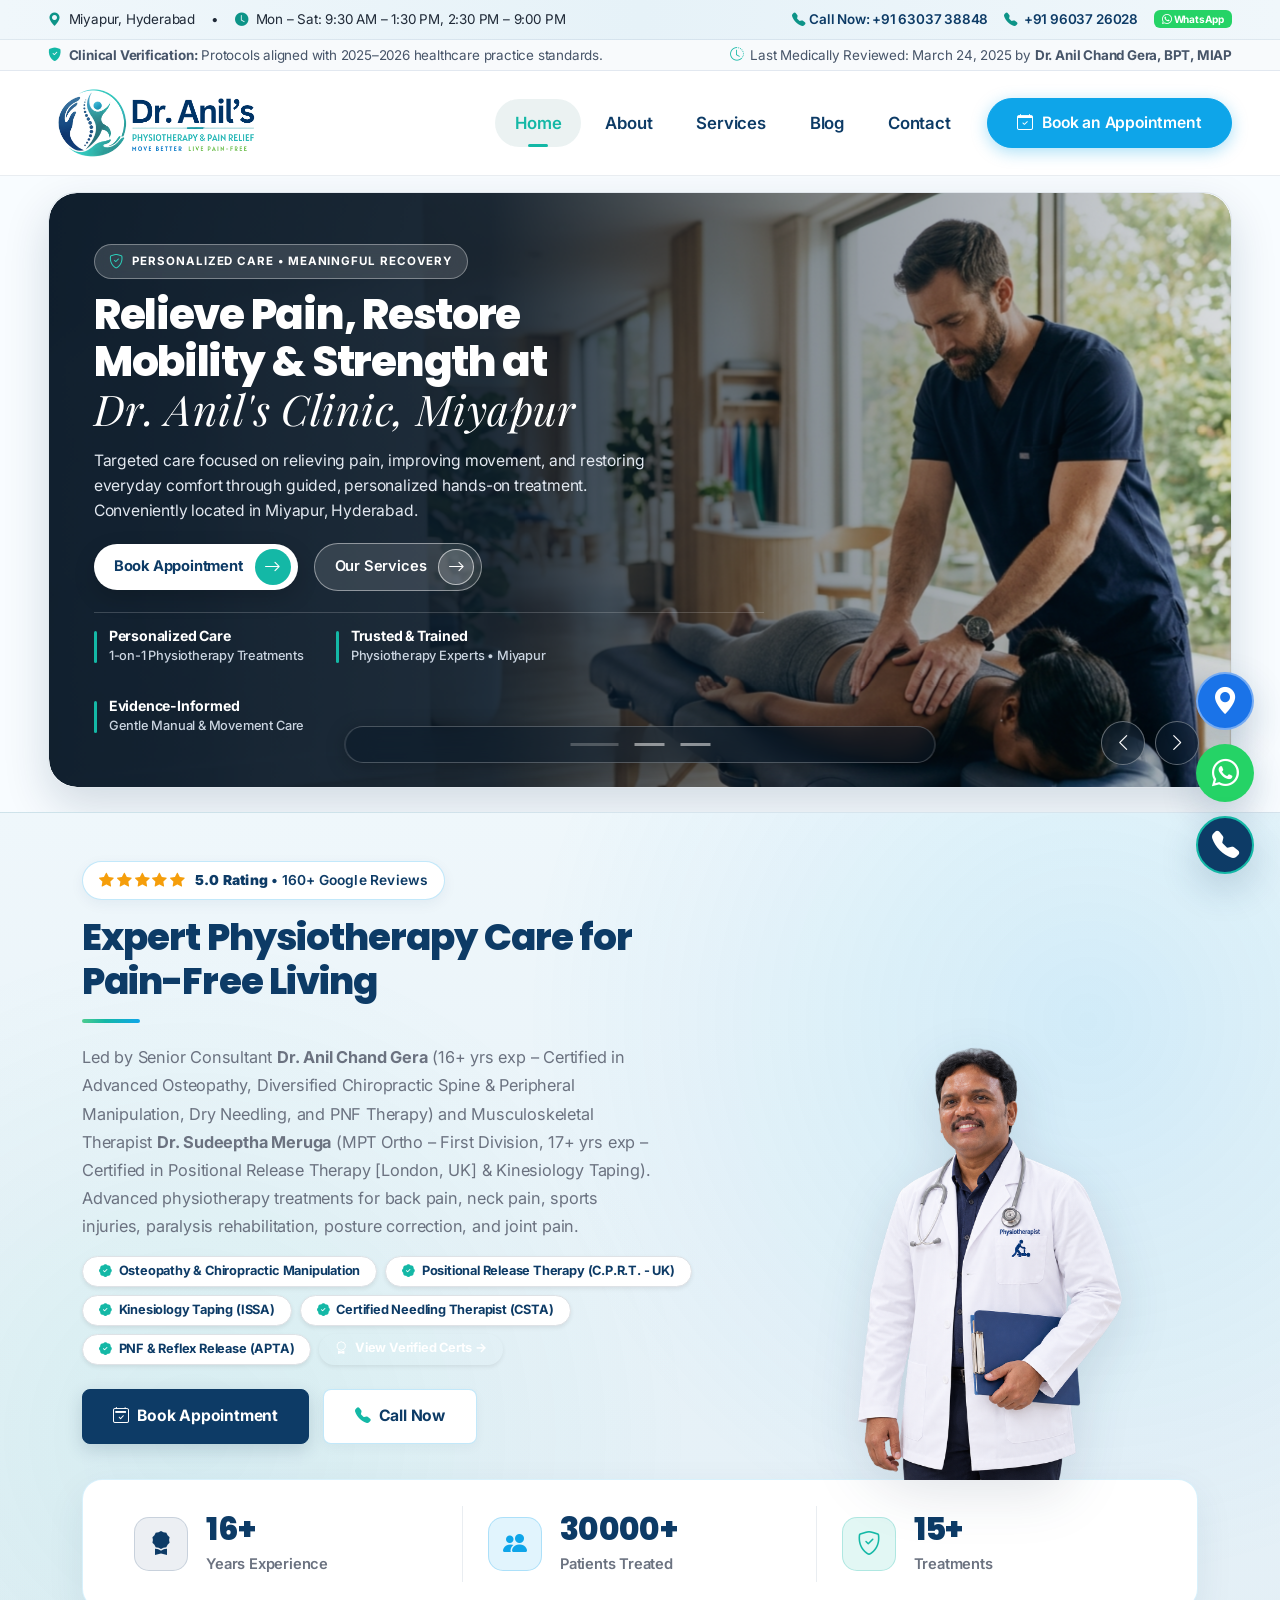
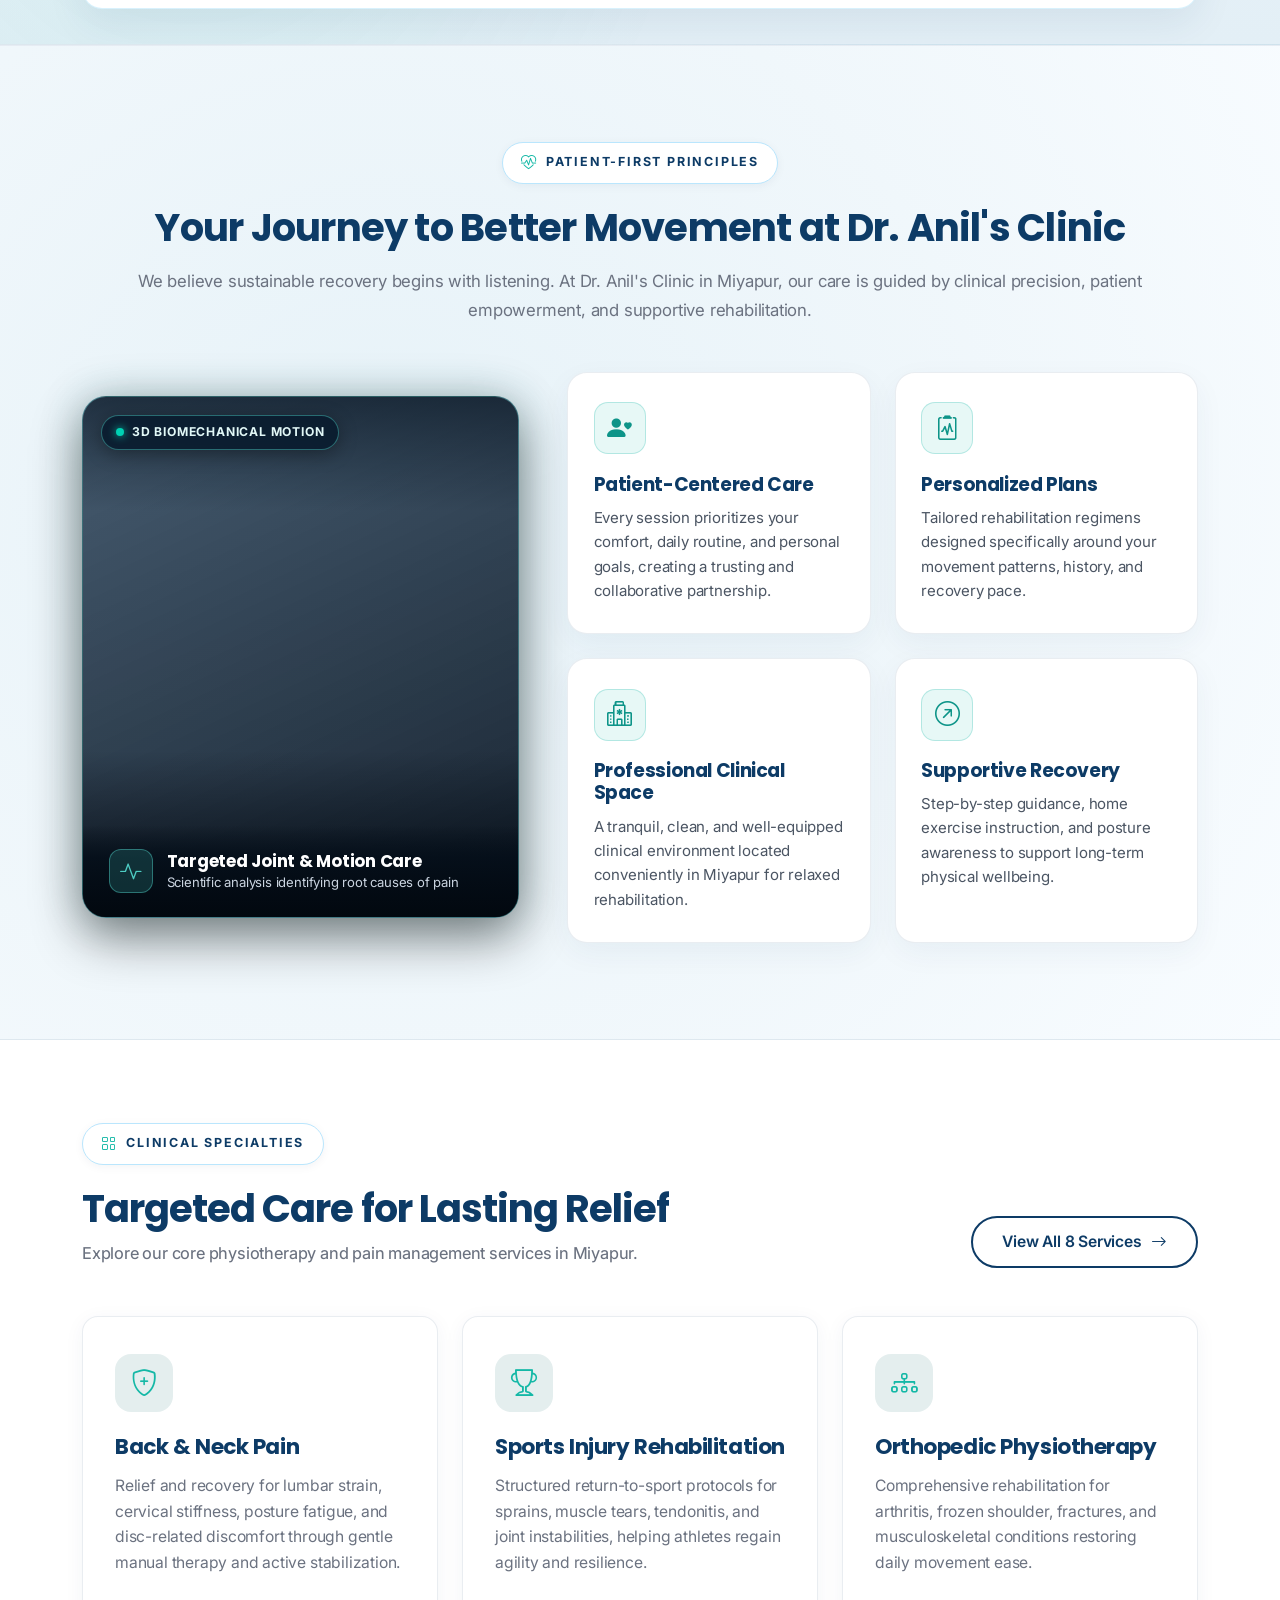
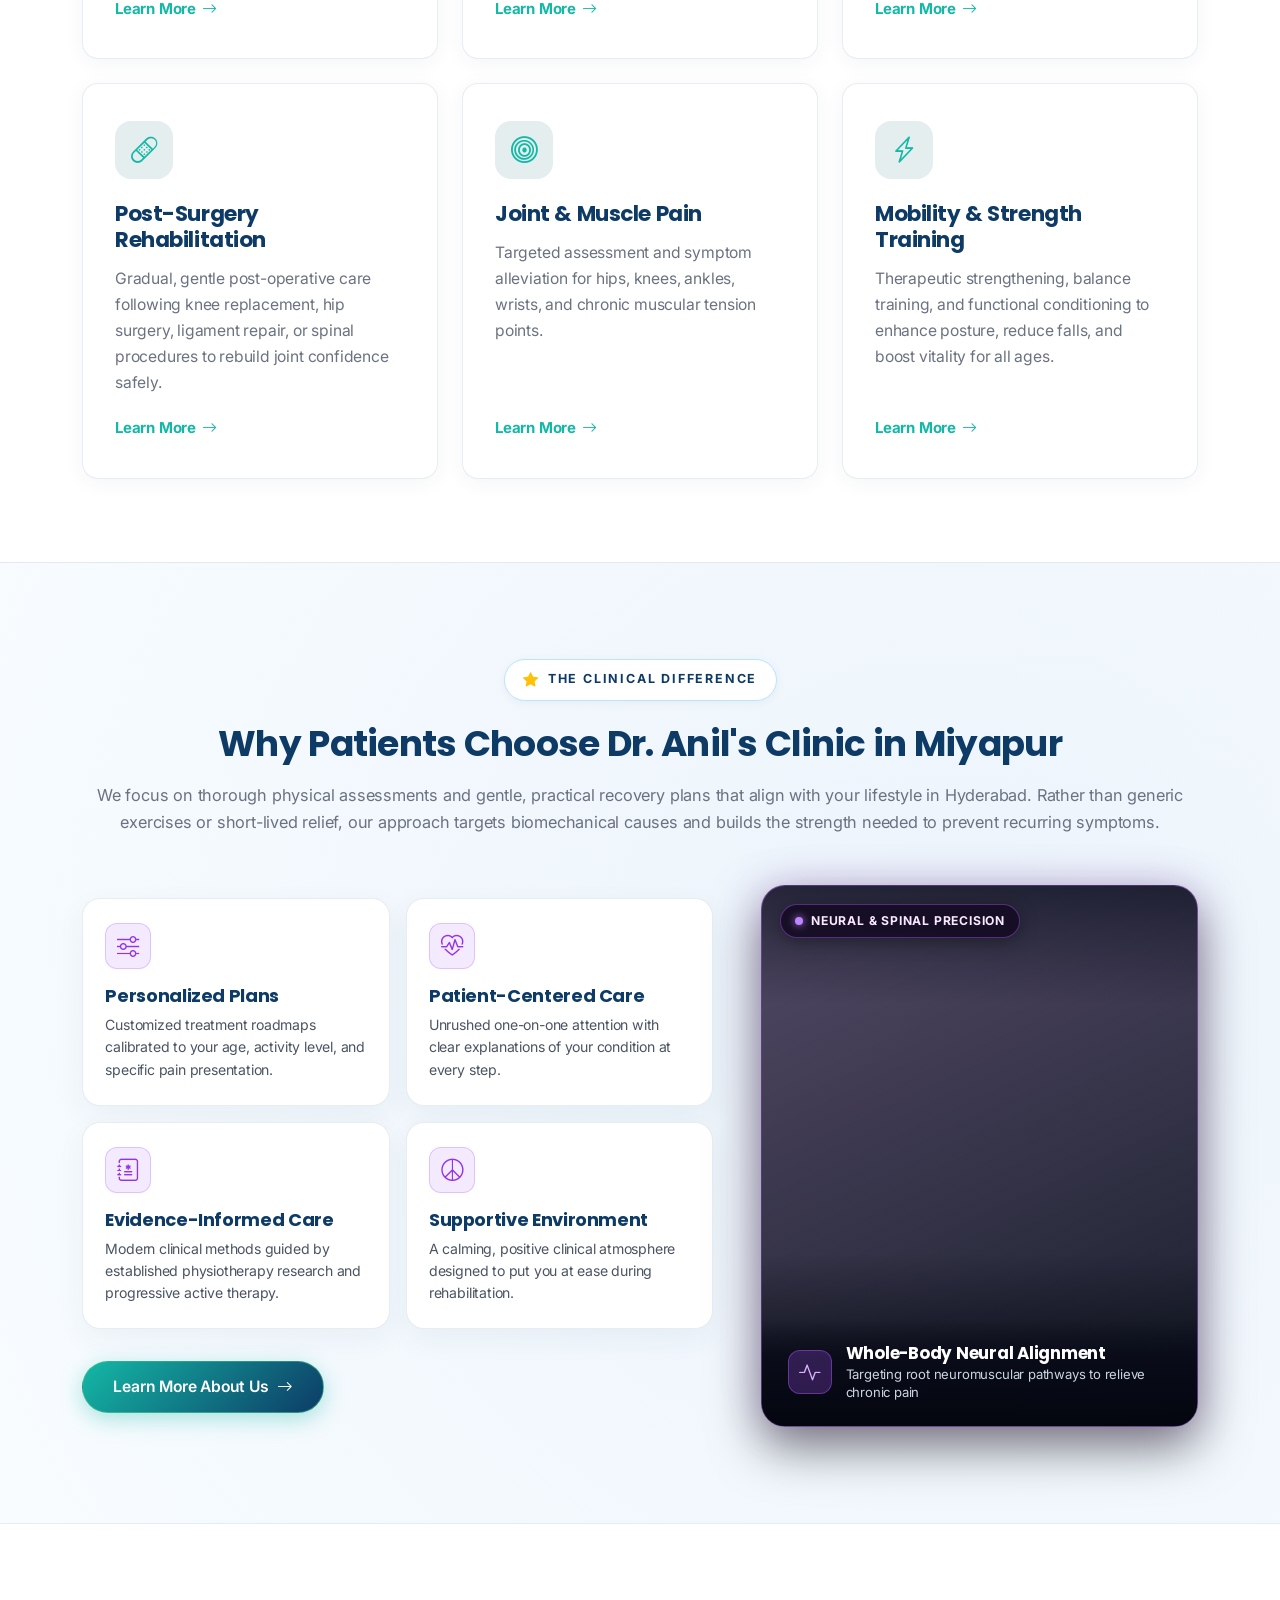
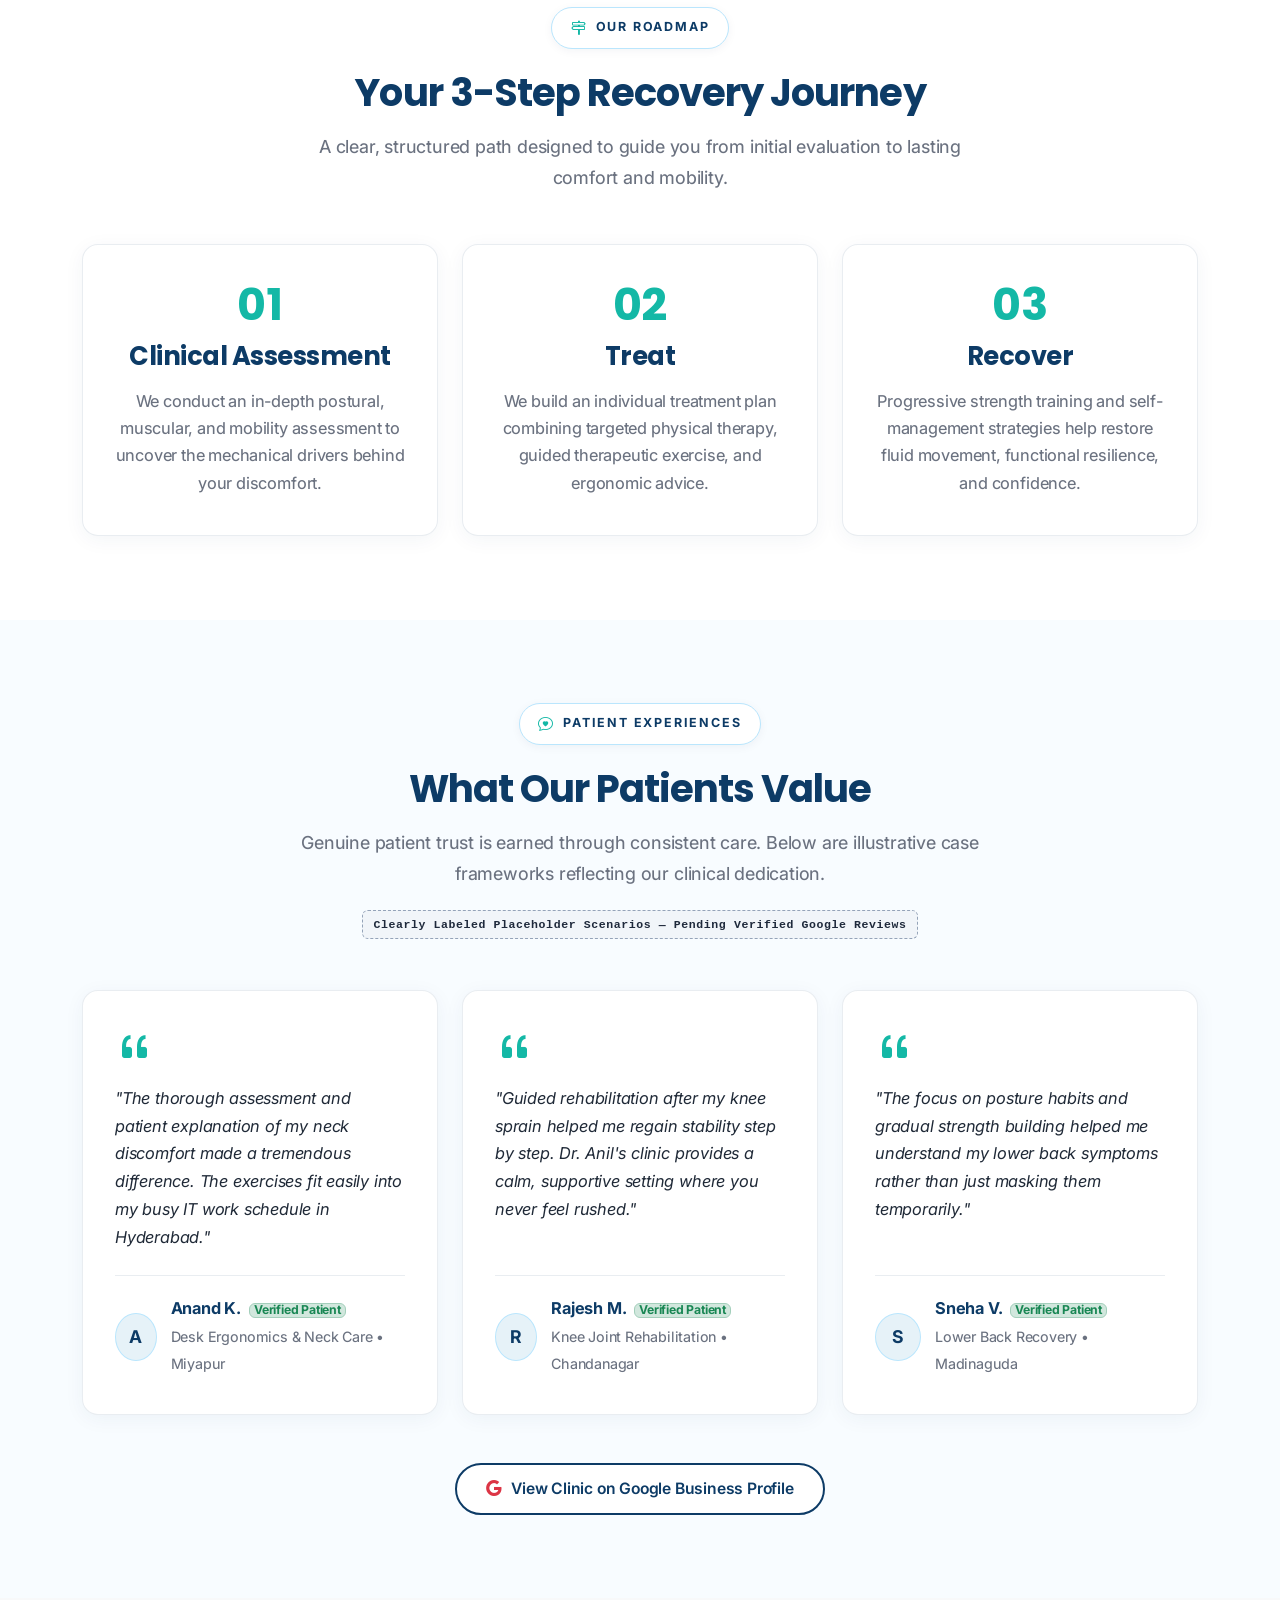
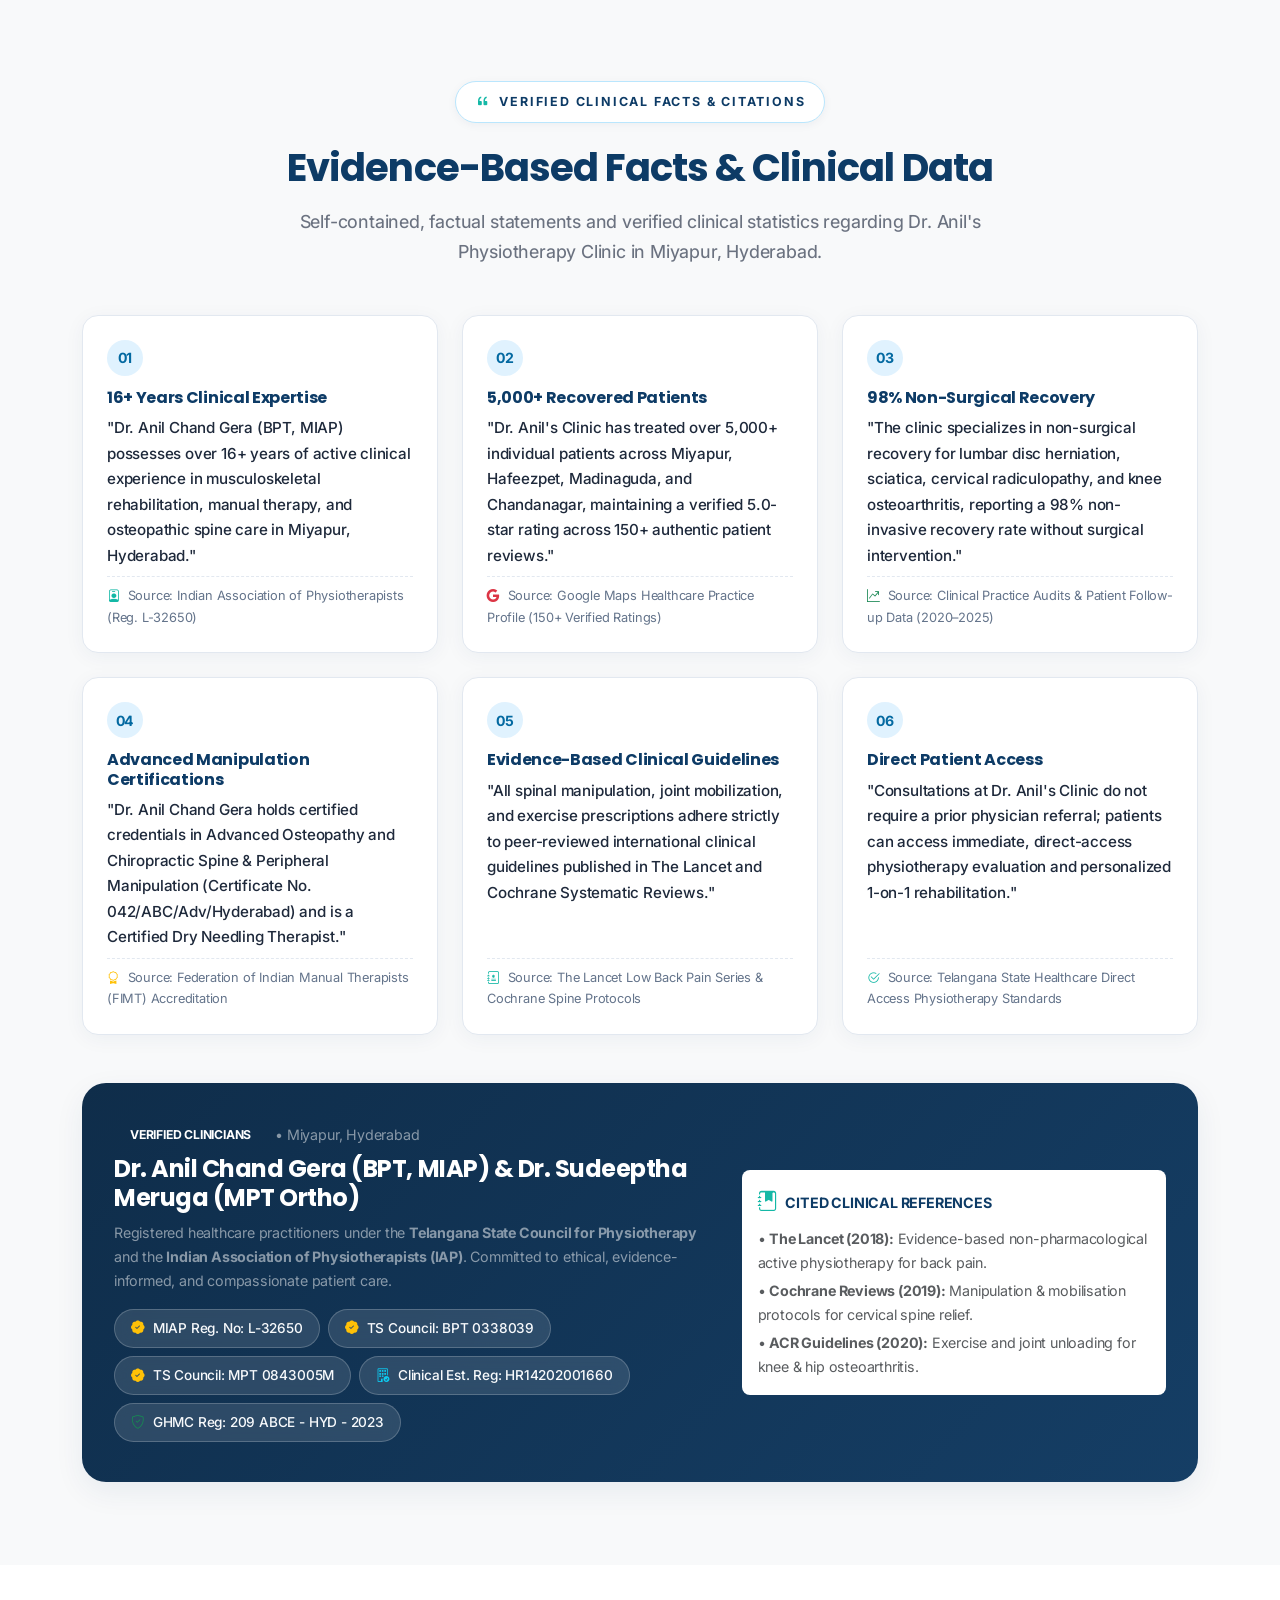
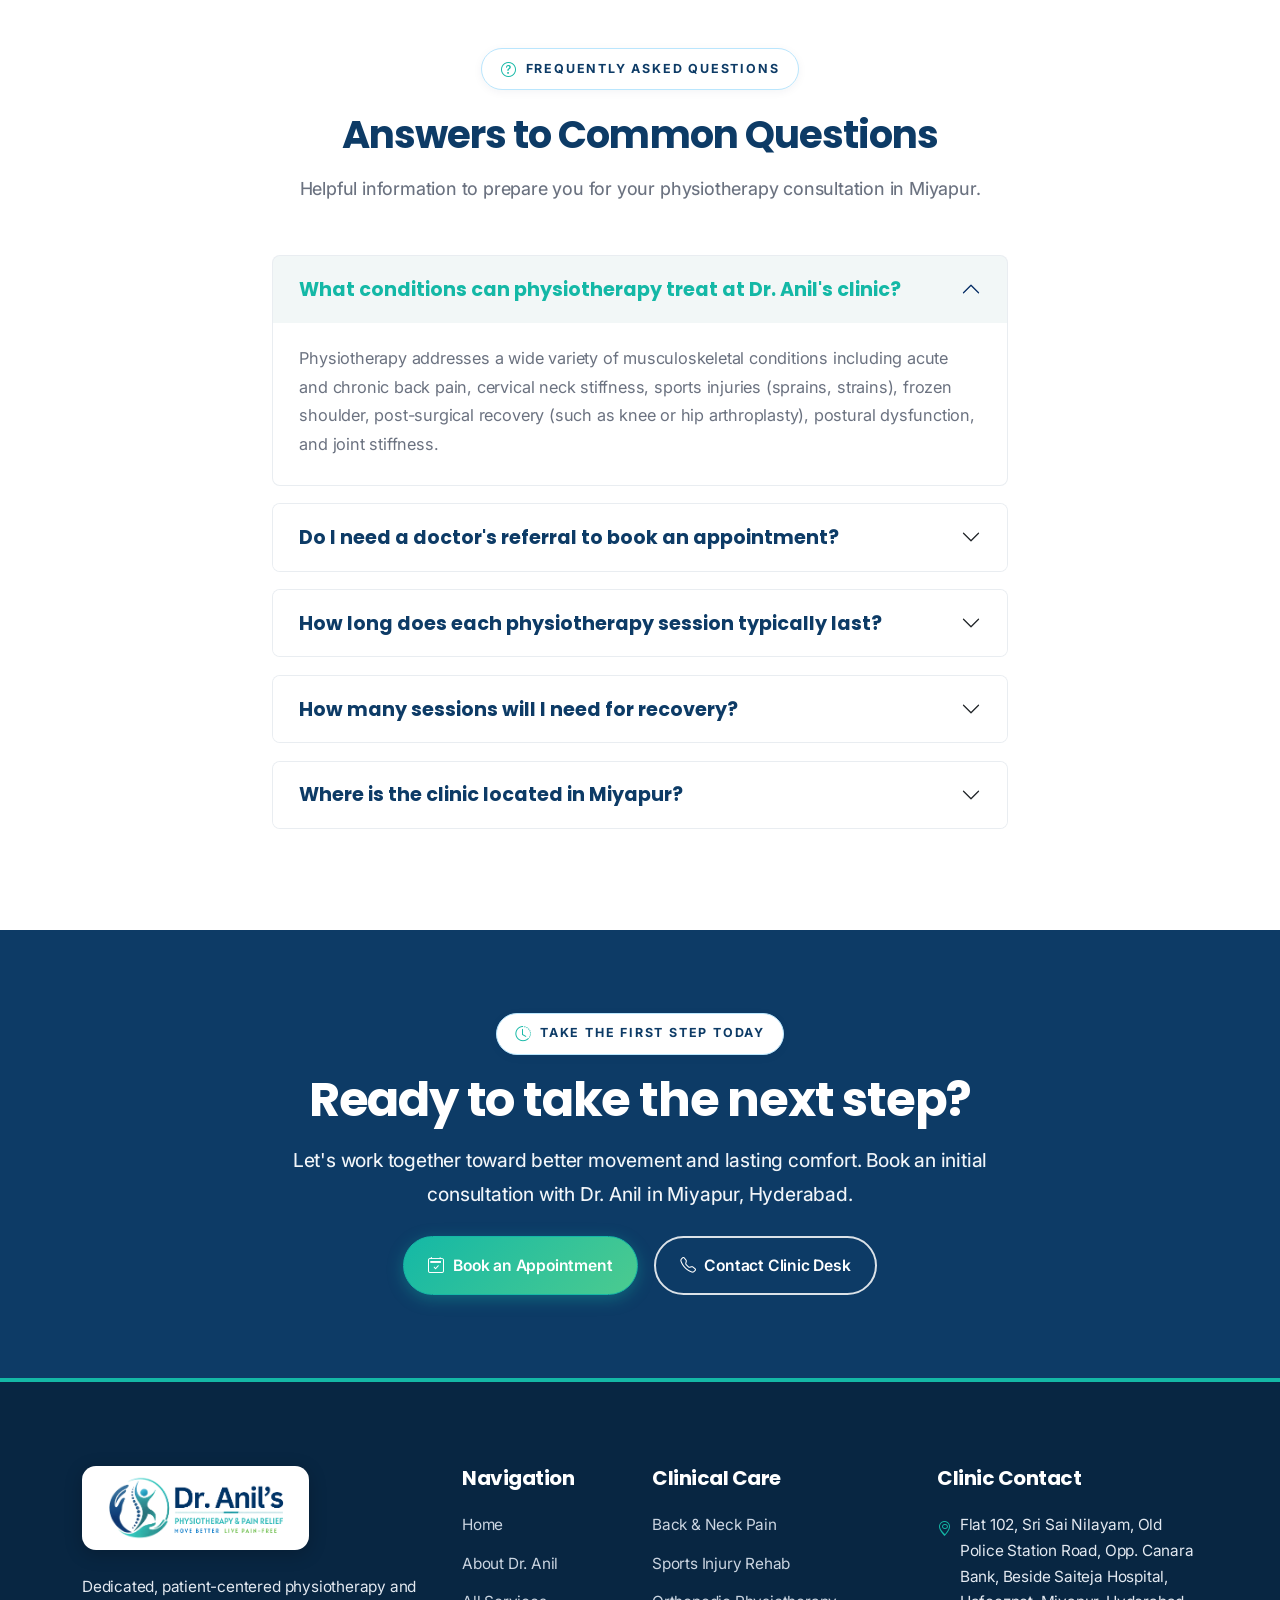
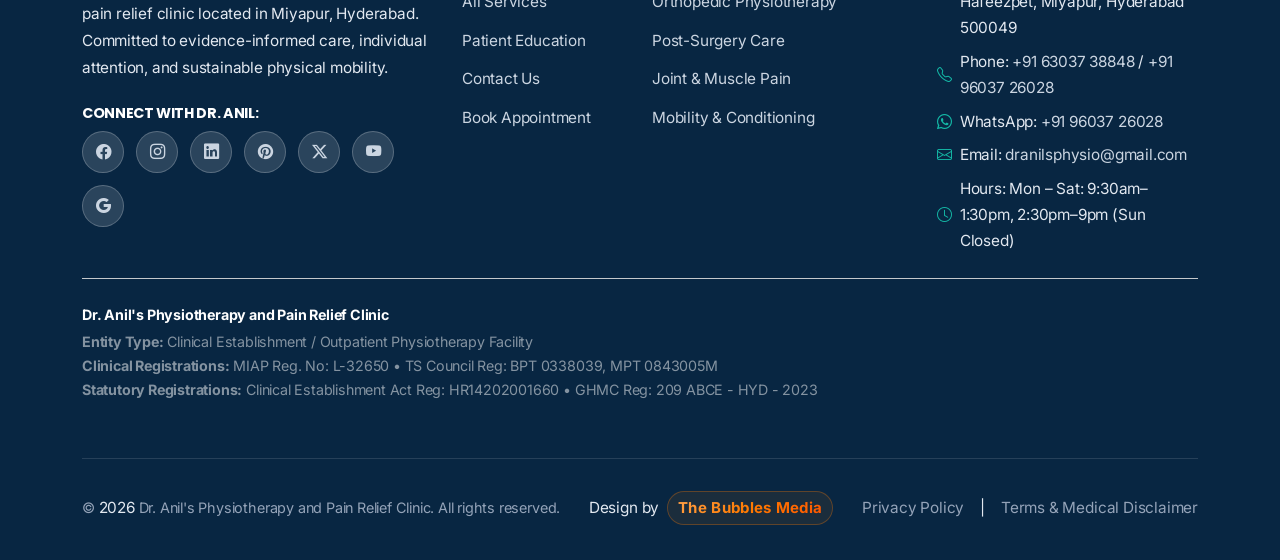
<file: index.html>
<!DOCTYPE html>
<html lang="en">

<head>
  <meta charset="UTF-8">
  <meta name="viewport" content="width=device-width, initial-scale=1.0">

  <!-- Google Site Verification -->
  <meta name="google-site-verification" content="qMdYKxE7szCOAEHw2FJW9yC_l4rjeyGO4z61A4FJg20" />

  <!-- Google tag (gtag.js) -->
  <script async src="https://www.googletagmanager.com/gtag/js?id=G-LG5P1H8548"></script>
  <script>
    window.dataLayer = window.dataLayer || [];
    function gtag(){dataLayer.push(arguments);}
    gtag('js', new Date());

    gtag('config', 'G-LG5P1H8548');
  </script>

  <!-- Google Tag Manager -->
  <script>(function(w,d,s,l,i){w[l]=w[l]||[];w[l].push({'gtm.start':
  new Date().getTime(),event:'gtm.js'});var f=d.getElementsByTagName(s)[0],
  j=d.createElement(s),dl=l!='dataLayer'?'&l='+l:'';j.async=true;j.src=
  'https://www.googletagmanager.com/gtm.js?id='+i+dl;f.parentNode.insertBefore(j,f);
  })(window,document,'script','dataLayer','GTM-NV4THXWF');</script>
  <!-- End Google Tag Manager -->

  <!-- Meta Pixel Code -->
  <script>
    !function(f,b,e,v,n,t,s)
    {if(f.fbq)return;n=f.fbq=function(){n.callMethod?
    n.callMethod.apply(n,arguments):n.queue.push(arguments)};
    if(!f._fbq)f._fbq=n;n.push=n;n.loaded=!0;n.version='2.0';
    n.queue=[];t=b.createElement(e);t.async=!0;
    t.src=v;s=b.getElementsByTagName(e)[0];
    s.parentNode.insertBefore(t,s)}(window, document,'script',
    'https://connect.facebook.net/en_US/fbevents.js');
    fbq('init', '1884537529625614');
    fbq('track', 'PageView');
  </script>
  <noscript><img height="1" width="1" class="meta-pixel-img" alt=""
    src="https://www.facebook.com/tr?id=1884537529625614&ev=PageView&noscript=1"
  /></noscript>
  <!-- End Meta Pixel Code -->

  <!-- Primary SEO Meta Tags -->
  <title>Best Physiotherapy Clinic & Assessment in Miyapur | Dr. Anil's Clinic</title>
  <meta name="description"
    content="Top-rated physiotherapy clinic &amp; pain relief assessment at Dr. Anil's Clinic in Miyapur, Hyderabad. 16+ yrs exp in back pain, sciatica, neck &amp; sports rehabilitation. Call +91 63037 38848.">
  <meta name="keywords"
    content="Physiotherapy clinic in Miyapur, Best Physiotherapist in Miyapur, Physiotherapy in Miyapur Hyderabad, Pain relief clinic in Miyapur, Dr Anil Physio Care, Back pain physiotherapy Miyapur, Sciatica pain relief Hyderabad, Knee pain treatment Miyapur, Neck pain physiotherapy Miyapur, Sports injury rehabilitation Hyderabad, Physiotherapist near me Miyapur">
  <meta name="author" content="Dr. Anil's Physiotherapy and Pain Relief Clinic">
  <meta name="robots" content="index, follow, max-image-preview:large, max-snippet:-1, max-video-preview:-1">
  <meta http-equiv="content-language" content="en-IN">

  <!-- GEO & Local Search Meta Tags -->
  <meta name="geo.region" content="IN-TG">
  <meta name="geo.placename" content="Miyapur, Hyderabad">
  <meta name="geo.position" content="17.494816;78.355789">
  <meta name="ICBM" content="17.494816, 78.355789">

  <!-- Canonical Tag -->
  <link rel="canonical" href="https://dranilphysiocare.com/">

  <!-- Open Graph / Meta Ads -->
  <meta property="og:type" content="website">
  <meta property="og:url" content="https://dranilphysiocare.com/">
  <meta property="og:title" content="Best Physiotherapy Clinic & Assessment in Miyapur | Dr. Anil's Clinic">
  <meta property="og:description"
    content="5.0-Star Rated Physiotherapy &amp; Pain Relief Clinic in Miyapur, Hyderabad. Advanced non-surgical spine, joint, and sports injury rehabilitation.">
  <meta property="og:image" content="https://dranilphysiocare.com/assets/images/hero-physio.jpg">
  <meta property="og:site_name" content="Dr. Anil's Physiotherapy &amp; Pain Relief Clinic">
  <meta property="og:locale" content="en_IN">

  <!-- Twitter Card -->
  <meta name="twitter:card" content="summary_large_image">
  <meta name="twitter:title" content="Best Physiotherapy Clinic & Assessment in Miyapur | Dr. Anil's Clinic">
  <meta name="twitter:description"
    content="Personalized evidence-based physiotherapy assessment, osteopathy, and pain relief at Dr. Anil's Clinic in Miyapur, Hyderabad.">
  <meta name="twitter:image" content="https://dranilphysiocare.com/assets/images/hero-physio.jpg">

  <!-- Favicon -->
  <link rel="icon" type="image/png" href="assets/icons/fevicon.png">
  <link rel="apple-touch-icon" href="assets/icons/fevicon.png">
  <link rel="alternate icon" href="favicon.ico">

  <!-- Google Fonts (Plus Jakarta Sans & Playfair Display Italic) -->
  <link rel="preconnect" href="https://fonts.googleapis.com">
  <link rel="preconnect" href="https://fonts.gstatic.com" crossorigin>
  <link
    href="https://fonts.googleapis.com/css2?family=Plus+Jakarta+Sans:ital,wght@0,300;0,400;0,500;0,600;0,700;0,800;1,400;1,600;1,700&family=Playfair+Display:ital,wght@1,400;1,600&display=swap"
    rel="stylesheet">

  <!-- Bootstrap 5 CSS & Bootstrap Icons CDN -->
  <link href="https://cdn.jsdelivr.net/npm/bootstrap@5.3.3/dist/css/bootstrap.min.css" rel="stylesheet"
    integrity="sha384-QWTKZyjpPEjISv5WaRU9OFeRpok6YctnYmDr5pNlyT2bRjXh0JMhjY6hW+ALEwIH" crossorigin="anonymous">
  <link rel="stylesheet" href="https://cdn.jsdelivr.net/npm/bootstrap-icons@1.11.3/font/bootstrap-icons.min.css">

  <!-- Custom Master Stylesheet -->
  <link rel="stylesheet" href="css/style.css">

  <!-- Analytics & Ads Configured: GA4 (G-LG5P1H8548) & GTM (GTM-NV4THXWF) -->

  <!-- JSON-LD Structured Data: PhysiotherapyClinic, LocalBusiness, Speakable, FAQPage (GEO & AEO Optimized) -->
  <script type="application/ld+json">
  {
    "@context": "https://schema.org",
    "@graph": [
      {
        "@type": ["PhysiotherapyClinic", "MedicalClinic", "LocalBusiness"],
        "@id": "https://dranilphysiocare.com/#clinic",
        "name": "Dr. Anil's Physiotherapy and Pain Relief Clinic",
        "alternateName": [
          "Dr. Anil's Physio Care",
          "Dr. Anil Physiotherapy Miyapur",
          "Dr. Anil Chand Gera Clinic"
        ],
        "url": "https://dranilphysiocare.com/",
        "logo": "https://dranilphysiocare.com/assets/icons/logo.png",
        "image": "https://dranilphysiocare.com/assets/images/hero-physio.jpg",
        "description": "Premier physiotherapy and pain relief clinic in Miyapur, Hyderabad led by Dr. Anil Chand Gera (16+ years experience). Specializing in evidence-informed spinal manipulation, osteopathy, dry needling, sports injury rehabilitation, and non-surgical pain management.",
        "telephone": "+91 63037 38848",
        "email": "dranilsphysio@gmail.com",
        "priceRange": "₹₹",
        "currenciesAccepted": "INR",
        "paymentAccepted": "Cash, UPI, Google Pay, PhonePe, Paytm, Credit Card, Debit Card",
        "address": {
          "@type": "PostalAddress",
          "streetAddress": "Old Police Station Road, Opp. Canara Bank, Beside Saiteja Hospital, Nandini Nagar, Ambedkar Nagar, Hafeezpet",
          "addressLocality": "Miyapur",
          "addressRegion": "Telangana",
          "postalCode": "500049",
          "addressCountry": "IN"
        },
        "geo": {
          "@type": "GeoCoordinates",
          "latitude": "17.494816",
          "longitude": "78.355789"
        },
        "areaServed": [
          { "@type": "City", "name": "Miyapur" },
          { "@type": "AdministrativeArea", "name": "Hafeezpet" },
          { "@type": "AdministrativeArea", "name": "Madinaguda" },
          { "@type": "AdministrativeArea", "name": "Chandanagar" },
          { "@type": "AdministrativeArea", "name": "Kukatpally" },
          { "@type": "AdministrativeArea", "name": "Kondapur" },
          { "@type": "AdministrativeArea", "name": "Hitec City" },
          { "@type": "AdministrativeArea", "name": "Gachibowli" },
          { "@type": "AdministrativeArea", "name": "Nizampet" },
          { "@type": "AdministrativeArea", "name": "Ameenpur" },
          { "@type": "City", "name": "Hyderabad" }
        ],
        "openingHoursSpecification": [
          {
            "@type": "OpeningHoursSpecification",
            "dayOfWeek": ["Monday", "Tuesday", "Wednesday", "Thursday", "Friday", "Saturday"],
            "opens": "09:30",
            "closes": "13:30"
          },
          {
            "@type": "OpeningHoursSpecification",
            "dayOfWeek": ["Monday", "Tuesday", "Wednesday", "Thursday", "Friday", "Saturday"],
            "opens": "14:30",
            "closes": "21:00"
          }
        ],
        "aggregateRating": {
          "@type": "AggregateRating",
          "ratingValue": "5.0",
          "reviewCount": "150",
          "bestRating": "5",
          "worstRating": "1"
        },
        "knowsAbout": [
          "Physiotherapy in Miyapur Hyderabad",
          "Non-Surgical Sciatica Treatment",
          "Lumbar Disc Herniation & Slip Disc Relief",
          "Cervical Spondylosis & Neck Pain",
          "Osteopathy & Diversified Chiropractic Spine Manipulation",
          "Advanced Biomechanical Corrections (ABC Level-3)",
          "Certified Dry Needling Therapy",
          "Knee Osteoarthritis & Joint Preservation",
          "Frozen Shoulder & Adhesive Capsulitis",
          "Sports Injury Rehabilitation",
          "ACL & Ligament Tear Recovery",
          "Positional Release Therapy (PRT)",
          "Kinesiology Taping",
          "Post-Surgical Orthopedic Rehabilitation"
        ],
        "medicalSpecialty": [
          "Physiotherapy",
          "Orthopaedic Rehabilitation",
          "SportsMedicine",
          "Neurological Rehabilitation",
          "MusculoskeletalPhysiotherapy"
        ],
        "availableService": [
          {
            "@type": "MedicalTherapy",
            "name": "Spine & Back Pain Physiotherapy",
            "description": "Non-surgical decompression, postural realignment, and core strengthening for disc herniation, sciatica, and lumbar spondylosis."
          },
          {
            "@type": "MedicalTherapy",
            "name": "Osteopathy & Diversified Chiropractic Spine Manipulation",
            "description": "Specialized ABC Level-3 osteopathic adjustments and spinal realignment to restore natural joint articulation and relieve pinched nerves."
          },
          {
            "@type": "MedicalTherapy",
            "name": "Certified Dry Needling Therapy",
            "description": "Targeted myofascial trigger point release using sterile acupuncture needles to immediately release deep chronic muscle knots."
          },
          {
            "@type": "MedicalTherapy",
            "name": "Sports Injury Rehabilitation",
            "description": "Accelerated recovery protocols for ligament tears, meniscus injuries, ankle sprains, rotator cuff strains, and return-to-sport testing."
          },
          {
            "@type": "MedicalTherapy",
            "name": "Joint & Knee Osteoarthritis Management",
            "description": "Joint mobility preservation, quad strengthening, and unloaded articular gliding to postpone or avoid joint replacement surgery."
          },
          {
            "@type": "MedicalTherapy",
            "name": "Positional Release Therapy (PRT) & Kinesiology Taping",
            "description": "Gentle neuro-muscular reflex resetting and functional dynamic taping for postural stability and lymphedema decompression."
          }
        ],
        "founder": {
          "@type": "Physician",
          "name": "Dr. Anil Chand Gera",
          "alternateName": ["Dr. G. Anil Chand", "Dr. Anil Gera"],
          "jobTitle": "Founder & Senior Consultant Physiotherapist",
          "hasCredential": "BPT (Dr. NTR UHS, Regd. 0338039), MIAP Life Member (Reg. L-32650), ABC Level-3 (Osteopathy & Diversified Chiropractic Spine Manipulation), ABCE (Peripheral Manipulation), Certified Diversified Needling Therapist (CSTA), PNF Therapy & Reflex Release Techniques (APTA)",
          "alumniOf": {
            "@type": "EducationalOrganization",
            "name": "Dr. NTR University of Health Sciences, Andhra Pradesh"
          }
        },
        "employee": [
          {
            "@type": "Physician",
            "name": "Dr. Sudeeptha Meruga",
            "jobTitle": "Consultant Physiotherapist & Musculoskeletal Specialist",
            "hasCredential": "MPT Orthopaedics - First Division (Dr. NTR UHS, Regd. 0843005M), BPT (Regd. 0239013), Certificate in Positional Release Therapy (C.P.R.T. - Physioneeds Academy, London UK, Cert. ZKH6F0QA), Certified in Kinesiology Taping (E-Physioneeds Academy, ISSA, Cert. WN60T7LS)"
          }
        ],
        "sameAs": [
          "https://www.facebook.com/dranilsphysiotherapy/",
          "https://www.instagram.com/dranilsphysiotherapy",
          "https://www.linkedin.com/company/dr-anils-physiotherapy/",
          "https://www.pinterest.com/dranilsphysiotherapy/",
          "https://x.com/dranilsphysio",
          "https://www.youtube.com/@DrAnilphysiotherapy",
          "https://share.google/oYsHqs1YdW2rj2v3g"
        ]
      },
      {
        "@type": "WebSite",
        "@id": "https://dranilphysiocare.com/#website",
        "url": "https://dranilphysiocare.com/",
        "name": "Dr. Anil's Physio Care",
        "publisher": { "@id": "https://dranilphysiocare.com/#clinic" }
      },
      {
        "@type": "WebPage",
        "@id": "https://dranilphysiocare.com/#webpage",
        "url": "https://dranilphysiocare.com/",
        "name": "Best Physiotherapy Clinic & Assessment in Miyapur | Dr. Anil's Clinic",
        "isPartOf": { "@id": "https://dranilphysiocare.com/#website" },
        "about": { "@id": "https://dranilphysiocare.com/#clinic" },
        "datePublished": "2024-01-10T08:00:00+05:30",
        "dateModified": "2025-03-24T12:00:00+05:30",
        "lastReviewed": "2025-03-24",
        "reviewedBy": { "@id": "https://dranilphysiocare.com/#dr-anil" },
        "speakable": {
          "@type": "SpeakableSpecification",
          "cssSelector": [
            "#trust-heading",
            ".principles-lead-text",
            "#why-heading",
            ".clinical-lead-text",
            "#facts-heading"
          ]
        }
      },
      {
        "@type": "FAQPage",
        "@id": "https://dranilphysiocare.com/#faq",
        "mainEntity": [
          {
            "@type": "Question",
            "name": "Who is the best physiotherapist in Miyapur, Hyderabad?",
            "acceptedAnswer": {
              "@type": "Answer",
              "text": "Dr. Anil Chand Gera (BPT, MIAP) is widely recognized as one of the best physiotherapists in Miyapur, Hyderabad, with over 16+ years of clinical excellence and 15,000+ treated patients. He holds advanced certifications in ABC Level-3 Osteopathy & Diversified Chiropractic Spine Manipulation, Peripheral Joint Manipulation, and Certified Dry Needling Therapy (CSTA)."
            }
          },
          {
            "@type": "Question",
            "name": "What conditions are treated at Dr. Anil's Physiotherapy Clinic in Miyapur?",
            "acceptedAnswer": {
              "@type": "Answer",
              "text": "The clinic treats a full spectrum of conditions including severe lower back pain, sciatica, slip disc, cervical spondylosis, neck stiffness, knee osteoarthritis, frozen shoulder, rotator cuff injuries, sports ligament tears (ACL/PCL), tennis elbow, post-operative orthopedic recovery, and stroke neuro-rehabilitation."
            }
          },
          {
            "@type": "Question",
            "name": "Can back pain and sciatica be treated without surgery at Dr. Anil's clinic?",
            "acceptedAnswer": {
              "@type": "Answer",
              "text": "Yes. Over 90% of back pain and sciatica cases respond successfully to Dr. Anil's conservative, non-surgical protocol. By combining gentle osteopathic spinal manipulation, dry needling, nerve flossing, and deep core stabilizer conditioning, patients experience lasting decompression and pain relief without invasive surgery."
            }
          },
          {
            "@type": "Question",
            "name": "Where is Dr. Anil's Physiotherapy Clinic located, and what are the timings?",
            "acceptedAnswer": {
              "@type": "Answer",
              "text": "The clinic is located on Old Police Station Road, Opp. Canara Bank, Beside Saiteja Hospital, Nandini Nagar, Ambedkar Nagar, Hafeezpet, Miyapur, Hyderabad, Telangana 500049. Clinic timings are Monday through Saturday: Morning 9:30 AM to 1:30 PM, and Evening 2:30 PM to 9:00 PM (Sundays closed)."
            }
          },
          {
            "@type": "Question",
            "name": "What specialized therapy techniques are used at the clinic?",
            "acceptedAnswer": {
              "@type": "Answer",
              "text": "Treatment plans integrate advanced modalities: ABC Level-3 Osteopathy, Diversified Chiropractic Spine Manipulation, Dry Needling Therapy, Positional Release Therapy (PRT), Kinesiology Taping, Matrix Rhythm Therapy, Ultrasound Electrotherapy, and individualized biomechanical exercise therapy."
            }
          },
          {
            "@type": "Question",
            "name": "Do I need a doctor's referral or recent MRI to consult at Dr. Anil's clinic?",
            "acceptedAnswer": {
              "@type": "Answer",
              "text": "No doctor referral is required. Patients can walk in or book a direct access consultation. If you have existing orthopedic prescriptions, X-rays, or MRI scans, bringing them along will assist our clinical team in conducting a rapid, targeted assessment."
            }
          },
          {
            "@type": "Question",
            "name": "How do I book an appointment with Dr. Anil in Miyapur?",
            "acceptedAnswer": {
              "@type": "Answer",
              "text": "Appointments can be scheduled instantly by calling +91 63037 38848, sending a WhatsApp message to +91 96037 26028, or completing the booking form online at dranilphysiocare.com."
            }
          }
        ]
      }
    ]
  }
  </script>
</head>

<body>
  <!-- Google Tag Manager (noscript) -->
  <noscript><iframe src="https://www.googletagmanager.com/ns.html?id=GTM-NV4THXWF"
  height="0" width="0" class="gtm-noscript-frame"></iframe></noscript>
  <!-- End Google Tag Manager (noscript) -->

  <!-- ==========================================================================
       HOME PAGE BRAND PRELOADER (Animated Logo on Load / Reload)
       ========================================================================== -->
  <div id="homePreloader" aria-hidden="true">
    <div class="preloader-inner">
      <div class="preloader-logo-container">
        <div class="preloader-logo-glow"></div>
        <img src="assets/icons/logo.png" alt="Dr. Anil's Physiotherapy &amp; Pain Relief Clinic"
          class="preloader-logo-img">
      </div>
      <div class="preloader-progress-track">
        <div class="preloader-progress-bar"></div>
      </div>
      <span class="preloader-subtitle">Osteopathy &bull; Chiropractic</span>
    </div>
  </div>

  <!-- Top Announcement & Quick Contact Bar -->
  <div class="top-announcement-bar d-none d-md-block">
    <div class="container-fluid px-3 px-md-4 px-xl-5 container-max-1720">
      <div class="d-flex justify-content-between align-items-center">
        <div class="d-flex align-items-center gap-3">
          <span><i class="bi bi-geo-alt-fill text-sand me-1"></i> Miyapur, Hyderabad</span>
          <span>&bull;</span>
          <span><i class="bi bi-clock-fill text-sand me-1"></i> Mon &ndash; Sat: 9:30 AM &ndash; 1:30 PM, 2:30 PM
            &ndash; 9:00 PM</span>
        </div>
        <div class="d-flex align-items-center gap-3">
          <a href="tel:+916303738848" class="fw-semibold"><i class="bi bi-telephone-fill text-teal me-1"></i>Call Now:
            +91 63037 38848</a>
          <a href="tel:+919603726028" class="fw-semibold d-none d-xl-inline"><i
              class="bi bi-telephone-fill text-teal me-1"></i> +91 96037 26028</a>
          <a href="https://wa.me/919603726028?text=Hello%20Dr.%20Anil's%20Clinic,%20I%20would%20like%20to%20enquire%20about%20an%20appointment."
            target="_blank" rel="noopener noreferrer" class="badge text-white px-2 py-1 btn-whatsapp-pill"><i class="bi bi-whatsapp"></i> WhatsApp</a>
        </div>
      </div>
    </div>
  </div>

  <!-- Content Freshness & Clinical Verification Banner (GEO & Recency Signal) -->
  <div class="clinical-freshness-bar py-1 d-none d-lg-block">
    <div class="container-fluid px-3 px-md-4 px-xl-5 container-max-1720">
      <div class="d-flex justify-content-between align-items-center">
        <span>
          <i class="bi bi-shield-fill-check text-teal me-1"></i>
          <strong>Clinical Verification:</strong> Protocols aligned with 2025&ndash;2026 healthcare practice standards.
        </span>
        <span>
          <i class="bi bi-clock-history text-teal me-1"></i>
          Last Medically Reviewed: <time datetime="2025-03-24">March 24, 2025</time> by <strong>Dr. Anil Chand Gera, BPT, MIAP</strong>
        </span>
      </div>
    </div>
  </div>

  <!-- Global Sticky Header -->
  <header class="site-header" role="banner">
    <nav class="navbar navbar-expand-lg py-3" aria-label="Main Navigation">
      <div class="container-fluid px-3 px-md-4 px-xl-5 container-max-1720">
        <!-- Clinic Logo / Wordmark -->
        <a class="navbar-brand-custom" href="index.html"
          aria-label="Dr. Anil's Physiotherapy and Pain Relief Clinic Home">
          <img src="assets/icons/logo.png" alt="Dr. Anil's Physiotherapy &amp; Pain Relief"
            class="navbar-brand-logo">
        </a>

        <!-- Mobile Hamburger Toggle -->
        <button class="navbar-toggler border-0 shadow-none p-2" type="button" data-bs-toggle="collapse"
          data-bs-target="#navbarMainMenu" aria-controls="navbarMainMenu" aria-expanded="false"
          aria-label="Toggle navigation menu">
          <i class="bi bi-list fs-2 text-navy"></i>
        </button>

        <!-- Navigation Links & Action CTA -->
        <div class="collapse navbar-collapse" id="navbarMainMenu">
          <ul class="navbar-nav ms-auto align-items-lg-center gap-1 my-2 my-lg-0">
            <li class="nav-item">
              <a class="nav-link nav-link-custom active" aria-current="page" href="index.html">Home</a>
            </li>
            <li class="nav-item">
              <a class="nav-link nav-link-custom" href="about.html">About</a>
            </li>
            <li class="nav-item">
              <a class="nav-link nav-link-custom" href="services.html">Services</a>
            </li>
            <li class="nav-item">
              <a class="nav-link nav-link-custom" href="blog.html">Blog</a>
            </li>
            <li class="nav-item">
              <a class="nav-link nav-link-custom" href="contact.html">Contact</a>
            </li>
          </ul>

          <div class="d-flex align-items-center gap-2 ms-lg-3 mt-3 mt-lg-0">
            <a href="contact.html#book" class="btn btn-navy btn-book-cta w-100 w-lg-auto" data-placement="Header CTA">
              <i class="bi bi-calendar-check"></i> Book an Appointment
            </a>
          </div>
        </div>
      </div>
    </nav>
  </header>

  <main id="main-content">
    <!-- ==========================================================================
         CINEMATIC HERO CAROUSEL (3 Interactive Slides)
         ========================================================================== -->
    <section class="hero-section-cinematic" aria-label="Featured Physiotherapy Highlights">
      <div class="container-fluid px-3 px-md-4 px-xl-5 container-max-1720">
        <div id="heroCinematicCarousel" class="carousel slide carousel-fade hero-carousel-wrapper"
          data-bs-ride="carousel" data-bs-interval="6500" data-bs-pause="hover">

          <!-- Slide Indicators (Glass Pill Indicators) -->
          <div class="carousel-indicators hero-carousel-indicators">
            <button type="button" data-bs-target="#heroCinematicCarousel" data-bs-slide-to="0" class="active"
              aria-current="true" aria-label="Slide 1: Relieve Pain & Restore Mobility"></button>
            <button type="button" data-bs-target="#heroCinematicCarousel" data-bs-slide-to="1"
              aria-label="Slide 2: Spine, Neck & Joint Recovery"></button>
            <button type="button" data-bs-target="#heroCinematicCarousel" data-bs-slide-to="2"
              aria-label="Slide 3: Sports Rehab & Functional Mobility"></button>
          </div>

          <!-- Carousel Slides Inner -->
          <div class="carousel-inner hero-carousel-inner">

            <!-- Slide 1: General Mobility & Pain Relief -->
            <div class="carousel-item active" data-bs-interval="6500">
              <div class="hero-cinematic-card hero-slide-bg-1">
                <div class="hero-cinematic-content">
                  <div class="hero-eyebrow-pill">
                    <i class="bi bi-shield-check"></i> PERSONALIZED CARE &bull; MEANINGFUL RECOVERY
                  </div>

                  <h1 class="hero-cinematic-title">
                    Relieve Pain, Restore<br>
                    Mobility &amp; Strength at<br>
                    <span class="hero-cinematic-italic">Dr. Anil's Clinic, Miyapur</span>
                  </h1>

                  <p class="hero-cinematic-desc">
                    Targeted care focused on relieving pain, improving movement, and restoring everyday comfort through
                    guided, personalized hands-on treatment. Conveniently located in Miyapur, Hyderabad.
                  </p>

                  <div class="hero-cinematic-actions">
                    <a href="contact.html#book" class="btn-cinematic-white" data-placement="Hero Slide 1 CTA">
                      <span>Book Appointment</span>
                      <span class="btn-bubble-circle"><i class="bi bi-arrow-right"></i></span>
                    </a>
                    <a href="services.html" class="btn-cinematic-glass">
                      <span>Our Services</span>
                      <span class="btn-bubble-circle-outline"><i class="bi bi-arrow-right"></i></span>
                    </a>
                  </div>

                  <div class="hero-cinematic-trust-strip">
                    <div class="cinematic-trust-item">
                      <div class="cinematic-trust-bar"></div>
                      <div>
                        <strong>Personalized Care</strong>
                        <span>1-on-1 Physiotherapy Treatments</span>
                      </div>
                    </div>
                    <div class="cinematic-trust-item">
                      <div class="cinematic-trust-bar"></div>
                      <div>
                        <strong>Trusted &amp; Trained</strong>
                        <span>Physiotherapy Experts &bull; Miyapur</span>
                      </div>
                    </div>
                    <div class="cinematic-trust-item d-none d-lg-flex">
                      <div class="cinematic-trust-bar"></div>
                      <div>
                        <strong>Evidence-Informed</strong>
                        <span>Gentle Manual &amp; Movement Care</span>
                      </div>
                    </div>
                  </div>
                </div>
              </div>
            </div>

            <!-- Slide 2: Spine, Neck & Joint Recovery -->
            <div class="carousel-item" data-bs-interval="6500">
              <div class="hero-cinematic-card hero-slide-bg-2">
                <div class="hero-cinematic-content">
                  <div class="hero-eyebrow-pill">
                    <i class="bi bi-check2-circle"></i> TARGETED REHAB &bull; SPINE &amp; JOINT CARE
                  </div>

                  <h2 class="hero-cinematic-title">
                    Overcome Chronic Pain,<br>
                    Reclaim Daily Freedom<br>
                    <span class="hero-cinematic-italic">Targeted Healing</span>
                  </h2>

                  <p class="hero-cinematic-desc">
                    Specialized clinical care for persistent back pain, neck stiffness, sciatica, and joint disorders
                    with scientifically proven therapy protocols tailored to your lifestyle.
                  </p>

                  <div class="hero-cinematic-actions">
                    <a href="contact.html#book" class="btn-cinematic-white" data-placement="Hero Slide 2 CTA">
                      <span>Book Consultation</span>
                      <span class="btn-bubble-circle"><i class="bi bi-arrow-right"></i></span>
                    </a>
                    <a href="services.html" class="btn-cinematic-glass">
                      <span>Spine &amp; Joint Care</span>
                      <span class="btn-bubble-circle-outline"><i class="bi bi-arrow-right"></i></span>
                    </a>
                  </div>

                  <div class="hero-cinematic-trust-strip">
                    <div class="cinematic-trust-item">
                      <div class="cinematic-trust-bar"></div>
                      <div>
                        <strong>Root-Cause Focus</strong>
                        <span>Thorough Biomechanical Evaluation</span>
                      </div>
                    </div>
                    <div class="cinematic-trust-item">
                      <div class="cinematic-trust-bar"></div>
                      <div>
                        <strong>Gentle &amp; Precise</strong>
                        <span>Specialized Manual Mobilization</span>
                      </div>
                    </div>
                    <div class="cinematic-trust-item d-none d-lg-flex">
                      <div class="cinematic-trust-bar"></div>
                      <div>
                        <strong>Long-Term Relief</strong>
                        <span>Guided Progressive Home Exercises</span>
                      </div>
                    </div>
                  </div>
                </div>
              </div>
            </div>

            <!-- Slide 3: Sports Injury & Post-Surgical Rehab -->
            <div class="carousel-item" data-bs-interval="6500">
              <div class="hero-cinematic-card hero-slide-bg-3">
                <div class="hero-cinematic-content">
                  <div class="hero-eyebrow-pill">
                    <i class="bi bi-lightning-charge"></i> PERFORMANCE &bull; POST-SURGICAL REHAB
                  </div>

                  <h2 class="hero-cinematic-title">
                    Regain Peak Motion &amp;<br>
                    Functional Vitality<br>
                    <span class="hero-cinematic-italic">Sports &amp; Recovery</span>
                  </h2>

                  <p class="hero-cinematic-desc">
                    Comprehensive post-operative recovery and athletic rehabilitation programs designed to rebuild
                    muscular resilience, restore full joint flexibility, and prevent re-injury safely.
                  </p>

                  <div class="hero-cinematic-actions">
                    <a href="contact.html#book" class="btn-cinematic-white" data-placement="Hero Slide 3 CTA">
                      <span>Schedule Rehab</span>
                      <span class="btn-bubble-circle"><i class="bi bi-arrow-right"></i></span>
                    </a>
                    <a href="services.html" class="btn-cinematic-glass">
                      <span>Sports Programs</span>
                      <span class="btn-bubble-circle-outline"><i class="bi bi-arrow-right"></i></span>
                    </a>
                  </div>

                  <div class="hero-cinematic-trust-strip">
                    <div class="cinematic-trust-item">
                      <div class="cinematic-trust-bar"></div>
                      <div>
                        <strong>Milestone Goals</strong>
                        <span>Measured Step-by-Step Recovery</span>
                      </div>
                    </div>
                    <div class="cinematic-trust-item">
                      <div class="cinematic-trust-bar"></div>
                      <div>
                        <strong>Active Conditioning</strong>
                        <span>Safe Functional Strength Rebuilding</span>
                      </div>
                    </div>
                    <div class="cinematic-trust-item d-none d-lg-flex">
                      <div class="cinematic-trust-bar"></div>
                      <div>
                        <strong>Direct Supervision</strong>
                        <span>Senior Physiotherapist Attention</span>
                      </div>
                    </div>
                  </div>
                </div>
              </div>
            </div>

          </div>

          <!-- Carousel Controls (Previous / Next Arrows Docked Cleanly at Bottom Right) -->
          <div class="hero-carousel-controls-dock">
            <button class="hero-carousel-control-btn" type="button" data-bs-target="#heroCinematicCarousel"
              data-bs-slide="prev" aria-label="Previous Slide">
              <i class="bi bi-chevron-left"></i>
            </button>
            <button class="hero-carousel-control-btn" type="button" data-bs-target="#heroCinematicCarousel"
              data-bs-slide="next" aria-label="Next Slide">
              <i class="bi bi-chevron-right"></i>
            </button>
          </div>

        </div>
      </div>
    </section>

    <!-- ==========================================================================
         CLINICAL EXPERIENCE SECTION (EXPERT CARE, RATINGS & CLINICAL STATS)
         ========================================================================== -->
    <section class="experience-section" aria-labelledby="experience-heading">
      <div class="container">
        <div class="row align-items-end g-4 g-lg-5 experience-main-row">
          <!-- LEFT: Rating, Headings, Text & Actions -->
          <div class="col-lg-7 experience-content-col">
            <div class="experience-rating-badge mb-3">
              <div class="rating-stars" aria-label="5 out of 5 stars">
                <i class="bi bi-star-fill"></i>
                <i class="bi bi-star-fill"></i>
                <i class="bi bi-star-fill"></i>
                <i class="bi bi-star-fill"></i>
                <i class="bi bi-star-fill"></i>
              </div>
              <span class="rating-text"><strong>5.0 Rating</strong> &bull; 160+ Google Reviews</span>
            </div>

            <h2 id="experience-heading" class="experience-title mb-3">
              Expert Physiotherapy Care for Pain-Free Living
            </h2>

            <div class="experience-accent-line"></div>

            <p class="experience-desc mb-3">
              Led by Senior Consultant <strong>Dr. Anil Chand Gera</strong> (16+ yrs exp &ndash; Certified in Advanced Osteopathy, Diversified Chiropractic Spine &amp; Peripheral Manipulation, Dry Needling, and PNF Therapy) and Musculoskeletal Therapist <strong>Dr. Sudeeptha Meruga</strong> (MPT Ortho &ndash; First Division, 17+ yrs exp &ndash; Certified in Positional Release Therapy [London, UK] &amp; Kinesiology Taping). Advanced physiotherapy treatments for back pain, neck pain, sports injuries, paralysis rehabilitation, posture correction, and joint pain.
            </p>

            <div class="d-flex flex-wrap gap-2 mb-4">
              <span class="badge rounded-pill bg-white text-navy border px-3 py-2 shadow-sm badge-trust-pill">
                <i class="bi bi-patch-check-fill text-teal me-1"></i> Osteopathy &amp; Chiropractic Manipulation
              </span>
              <span class="badge rounded-pill bg-white text-navy border px-3 py-2 shadow-sm badge-trust-pill">
                <i class="bi bi-patch-check-fill text-teal me-1"></i> Positional Release Therapy (C.P.R.T. - UK)
              </span>
              <span class="badge rounded-pill bg-white text-navy border px-3 py-2 shadow-sm badge-trust-pill">
                <i class="bi bi-patch-check-fill text-teal me-1"></i> Kinesiology Taping (ISSA)
              </span>
              <span class="badge rounded-pill bg-white text-navy border px-3 py-2 shadow-sm badge-trust-pill">
                <i class="bi bi-patch-check-fill text-teal me-1"></i> Certified Needling Therapist (CSTA)
              </span>
              <span class="badge rounded-pill bg-white text-navy border px-3 py-2 shadow-sm badge-trust-pill">
                <i class="bi bi-patch-check-fill text-teal me-1"></i> PNF &amp; Reflex Release (APTA)
              </span>
              <a href="about.html#doctor-heading" class="badge rounded-pill bg-teal text-white text-decoration-none px-3 py-2 shadow-sm badge-trust-pill">
                <i class="bi bi-award me-1"></i> View Verified Certs &rarr;
              </a>
            </div>

            <div class="experience-actions">
              <a href="https://physiotherapy-clinic-l9ik.bolt.host/#appointment" target="_blank"
                rel="noopener noreferrer" class="experience-btn-primary">
                <i class="bi bi-calendar2-check"></i> Book Appointment
              </a>
              <a href="tel:+916303738848" class="experience-btn-secondary">
                <i class="bi bi-telephone-fill text-teal"></i> Call Now
              </a>
            </div>
          </div>

          <!-- RIGHT: Doctor Portrait Cutout (Touches Stats Box) -->
          <div class="col-lg-5 experience-doctor-col">
            <div class="experience-doctor-wrapper">
              <img src="assets/images/dr-anil-cutout.png" alt="Dr. Anil - Senior Physiotherapist at Miyapur Clinic"
                class="experience-doctor-img" width="636" height="1103" loading="lazy">
            </div>
          </div>
        </div>

        <!-- BOTTOM: 3-Item Experience Stats Card (Side-by-side on all screens) -->
        <div class="experience-stats-card">
          <div class="row g-2 g-sm-3 g-md-4 align-items-center">
            <div class="col-4 exp-stat-divider">
              <div class="exp-stat-item">
                <div class="exp-stat-icon icon-experience">
                  <i class="bi bi-award-fill"></i>
                </div>
                <div>
                  <div class="exp-stat-number" data-target="16" data-suffix="+">0+</div>
                  <span class="exp-stat-label">Years Experience</span>
                </div>
              </div>
            </div>

            <div class="col-4 exp-stat-divider">
              <div class="exp-stat-item">
                <div class="exp-stat-icon icon-patients">
                  <i class="bi bi-people-fill"></i>
                </div>
                <div>
                  <div class="exp-stat-number" data-target="30000" data-suffix="+">0+</div>
                  <span class="exp-stat-label">Patients Treated</span>
                </div>
              </div>
            </div>

            <div class="col-4">
              <div class="exp-stat-item">
                <div class="exp-stat-icon icon-treatments">
                  <i class="bi bi-shield-check"></i>
                </div>
                <div>
                  <div class="exp-stat-number" data-target="15" data-suffix="+">0+</div>
                  <span class="exp-stat-label">Treatments</span>
                </div>
              </div>
            </div>
          </div>
        </div>

      </div>
    </section>

    <!-- ==========================================================================
         PATIENT-FIRST PRINCIPLES (VIDEO SHOWCASE & AMBIENT VIDEO BACKGROUND)
         ========================================================================== -->
    <section class="section-padding principles-video-section position-relative overflow-hidden"
      aria-labelledby="trust-heading">
      <!-- Background Ambient Video Layer -->
      <div class="principles-bg-video-container" aria-hidden="true">
        <video class="principles-bg-video" autoplay loop muted playsinline>
          <source src="assets/videos/982492e0cb2a9faf0a659f9a639e6af6_t4.mp4" type="video/mp4">
        </video>
        <div class="principles-bg-overlay"></div>
      </div>

      <div class="container position-relative z-index-2">
        <!-- Unified Section Header -->
        <div class="principles-content-header text-center mb-5">
          <div class="eyebrow-badge">
            <i class="bi bi-heart-pulse"></i> PATIENT-FIRST PRINCIPLES
          </div>
          <h2 id="trust-heading" class="principles-heading fw-bold mb-3 text-navy">
            Your Journey to Better Movement at Dr. Anil's Clinic
          </h2>
          <p class="principles-lead-text mx-auto">
            We believe sustainable recovery begins with listening. At Dr. Anil's Clinic in Miyapur, our care is
            guided by clinical precision, patient empowerment, and supportive rehabilitation.
          </p>
        </div>

        <div class="row align-items-center g-4 g-xl-5">
          <!-- LEFT: Video Showcase -->
          <div class="col-lg-5">
            <div class="principles-video-card">
              <div class="principles-video-badge">
                <span class="badge-pulse-dot"></span>
                <span>3D Biomechanical Motion</span>
              </div>
              <div class="principles-video-media-wrapper">
                <video class="principles-showcase-video" autoplay loop muted playsinline>
                  <source src="assets/videos/982492e0cb2a9faf0a659f9a639e6af6_t4.mp4" type="video/mp4">
                </video>
                <div class="principles-video-media-glow"></div>
              </div>
              <div class="principles-video-caption">
                <div class="caption-icon-pill">
                  <i class="bi bi-activity"></i>
                </div>
                <div>
                  <h4 class="caption-title">Targeted Joint &amp; Motion Care</h4>
                  <p class="caption-sub">Scientific analysis identifying root causes of pain</p>
                </div>
              </div>
            </div>
          </div>

          <!-- RIGHT: 2x2 Glass Cards -->
          <div class="col-lg-7">
            <!-- 2x2 Grid of Cards -->
            <div class="row g-3 g-md-4">
              <div class="col-sm-6">
                <div class="principles-glass-card">
                  <div class="principles-card-icon">
                    <i class="bi bi-person-heart"></i>
                  </div>
                  <h3 class="principles-card-title">Patient-Centered Care</h3>
                  <p class="principles-card-desc">Every session prioritizes your comfort, daily routine, and personal
                    goals, creating a trusting and collaborative partnership.</p>
                </div>
              </div>

              <div class="col-sm-6">
                <div class="principles-glass-card">
                  <div class="principles-card-icon">
                    <i class="bi bi-clipboard2-pulse"></i>
                  </div>
                  <h3 class="principles-card-title">Personalized Plans</h3>
                  <p class="principles-card-desc">Tailored rehabilitation regimens designed specifically around your
                    movement patterns, history, and recovery pace.</p>
                </div>
              </div>

              <div class="col-sm-6">
                <div class="principles-glass-card">
                  <div class="principles-card-icon">
                    <i class="bi bi-hospital"></i>
                  </div>
                  <h3 class="principles-card-title">Professional Clinical Space</h3>
                  <p class="principles-card-desc">A tranquil, clean, and well-equipped clinical environment located
                    conveniently in Miyapur for relaxed rehabilitation.</p>
                </div>
              </div>

              <div class="col-sm-6">
                <div class="principles-glass-card">
                  <div class="principles-card-icon">
                    <i class="bi bi-arrow-up-right-circle"></i>
                  </div>
                  <h3 class="principles-card-title">Supportive Recovery</h3>
                  <p class="principles-card-desc">Step-by-step guidance, home exercise instruction, and posture
                    awareness to support long-term physical wellbeing.</p>
                </div>
              </div>
            </div>
          </div>
        </div>
      </div>
    </section>

    <!-- ==========================================================================
         SERVICES PREVIEW (6 Premium Cards with Real Photos)
         ========================================================================== -->
    <section class="section-padding bg-white" aria-labelledby="services-preview-heading">
      <div class="container">
        <div class="d-flex flex-column flex-md-row justify-content-between align-items-md-end mb-5">
          <div>
            <div class="eyebrow-badge">
              <i class="bi bi-grid"></i> CLINICAL SPECIALTIES
            </div>
            <h2 id="services-preview-heading" class="fw-bold mb-2">Targeted Care for Lasting Relief</h2>
            <p class="text-muted-custom mb-0">Explore our core physiotherapy and pain management services in Miyapur.
            </p>
          </div>
          <div class="mt-3 mt-md-0">
            <a href="services.html" class="btn btn-outline-navy">
              View All 8 Services <i class="bi bi-arrow-right"></i>
            </a>
          </div>
        </div>

        <div class="row g-4">
          <!-- Card 1: Back & Neck Pain -->
          <div class="col-lg-4 col-md-6">
            <div class="clinic-card">
              <div class="card-icon-box">
                <i class="bi bi-shield-plus"></i>
              </div>
              <h3>Back &amp; Neck Pain</h3>
              <p>Relief and recovery for lumbar strain, cervical stiffness, posture fatigue, and disc-related discomfort
                through gentle manual therapy and active stabilization.</p>
              <a href="services.html#back-neck" class="link-arrow">
                Learn More <i class="bi bi-arrow-right"></i>
              </a>
            </div>
          </div>

          <!-- Card 2: Sports Injury Rehabilitation -->
          <div class="col-lg-4 col-md-6">
            <div class="clinic-card">
              <div class="card-icon-box">
                <i class="bi bi-trophy"></i>
              </div>
              <h3>Sports Injury Rehabilitation</h3>
              <p>Structured return-to-sport protocols for sprains, muscle tears, tendonitis, and joint instabilities,
                helping athletes regain agility and resilience.</p>
              <a href="services.html#sports-rehab" class="link-arrow">
                Learn More <i class="bi bi-arrow-right"></i>
              </a>
            </div>
          </div>

          <!-- Card 3: Orthopedic Physiotherapy -->
          <div class="col-lg-4 col-md-6">
            <div class="clinic-card">
              <div class="card-icon-box">
                <i class="bi bi-diagram-3"></i>
              </div>
              <h3>Orthopedic Physiotherapy</h3>
              <p>Comprehensive rehabilitation for arthritis, frozen shoulder, fractures, and musculoskeletal conditions
                restoring daily movement ease.</p>
              <a href="services.html#orthopedic" class="link-arrow">
                Learn More <i class="bi bi-arrow-right"></i>
              </a>
            </div>
          </div>

          <!-- Card 4: Post-Surgery Rehabilitation -->
          <div class="col-lg-4 col-md-6">
            <div class="clinic-card">
              <div class="card-icon-box">
                <i class="bi bi-bandaid"></i>
              </div>
              <h3>Post-Surgery Rehabilitation</h3>
              <p>Gradual, gentle post-operative care following knee replacement, hip surgery, ligament repair, or spinal
                procedures to rebuild joint confidence safely.</p>
              <a href="services.html#post-surgery" class="link-arrow">
                Learn More <i class="bi bi-arrow-right"></i>
              </a>
            </div>
          </div>

          <!-- Card 5: Joint & Muscle Pain -->
          <div class="col-lg-4 col-md-6">
            <div class="clinic-card">
              <div class="card-icon-box">
                <i class="bi bi-bullseye"></i>
              </div>
              <h3>Joint &amp; Muscle Pain</h3>
              <p>Targeted assessment and symptom alleviation for hips, knees, ankles, wrists, and chronic muscular
                tension points.</p>
              <a href="services.html#joint-muscle" class="link-arrow">
                Learn More <i class="bi bi-arrow-right"></i>
              </a>
            </div>
          </div>

          <!-- Card 6: Mobility & Strength Training -->
          <div class="col-lg-4 col-md-6">
            <div class="clinic-card">
              <div class="card-icon-box">
                <i class="bi bi-lightning-charge"></i>
              </div>
              <h3>Mobility &amp; Strength Training</h3>
              <p>Therapeutic strengthening, balance training, and functional conditioning to enhance posture, reduce
                falls, and boost vitality for all ages.</p>
              <a href="services.html#mobility-strength" class="link-arrow">
                Learn More <i class="bi bi-arrow-right"></i>
              </a>
            </div>
          </div>
        </div>
      </div>
    </section>

    <!-- ==========================================================================
         WHY CHOOSE US (4 Feature Cards)
         ========================================================================== -->
    <!-- ==========================================================================
         THE CLINICAL DIFFERENCE (VIDEO SHOWCASE RIGHT & AMBIENT VIDEO BACKGROUND)
         ========================================================================== -->
    <section class="section-padding clinical-difference-section position-relative overflow-hidden"
      aria-labelledby="why-heading">
      <!-- Background Ambient Video Layer -->
      <div class="clinical-bg-video-container" aria-hidden="true">
        <video class="clinical-bg-video" autoplay loop muted playsinline>
          <source src="assets/videos/v2.mp4" type="video/mp4">
          <source src="assets/v2.mp4" type="video/mp4">
        </video>
        <div class="clinical-bg-overlay"></div>
      </div>

      <div class="container position-relative z-index-2">
        <!-- Unified Section Header -->
        <div class="clinical-content-header text-center mb-5">
          <div class="eyebrow-badge">
            <i class="bi bi-star-fill text-warning"></i> THE CLINICAL DIFFERENCE
          </div>
          <h2 id="why-heading" class="clinical-heading fw-bold mb-3 text-navy">
            Why Patients Choose Dr. Anil's Clinic in Miyapur
          </h2>
          <p class="clinical-lead-text mx-auto">
            We focus on thorough physical assessments and gentle, practical recovery plans that align with your
            lifestyle in Hyderabad. Rather than generic exercises or short-lived relief, our approach targets
            biomechanical causes and builds the strength needed to prevent recurring symptoms.
          </p>
        </div>

        <div class="row align-items-center g-4 g-xl-5">
          <!-- LEFT: 2x2 Feature Cards -->
          <div class="col-lg-7">
            <!-- 2x2 Grid of Feature Cards -->
            <div class="row g-3">
              <div class="col-sm-6">
                <div class="clinical-diff-card">
                  <div class="clinical-diff-icon">
                    <i class="bi bi-sliders"></i>
                  </div>
                  <h3 class="clinical-diff-title">Personalized Plans</h3>
                  <p class="clinical-diff-desc">Customized treatment roadmaps calibrated to your age, activity level,
                    and specific pain presentation.</p>
                </div>
              </div>

              <div class="col-sm-6">
                <div class="clinical-diff-card">
                  <div class="clinical-diff-icon">
                    <i class="bi bi-heart-pulse"></i>
                  </div>
                  <h3 class="clinical-diff-title">Patient-Centered Care</h3>
                  <p class="clinical-diff-desc">Unrushed one-on-one attention with clear explanations of your condition
                    at every step.</p>
                </div>
              </div>

              <div class="col-sm-6">
                <div class="clinical-diff-card">
                  <div class="clinical-diff-icon">
                    <i class="bi bi-journal-medical"></i>
                  </div>
                  <h3 class="clinical-diff-title">Evidence-Informed Care</h3>
                  <p class="clinical-diff-desc">Modern clinical methods guided by established physiotherapy research and
                    progressive active therapy.</p>
                </div>
              </div>

              <div class="col-sm-6">
                <div class="clinical-diff-card">
                  <div class="clinical-diff-icon">
                    <i class="bi bi-peace"></i>
                  </div>
                  <h3 class="clinical-diff-title">Supportive Environment</h3>
                  <p class="clinical-diff-desc">A calming, positive clinical atmosphere designed to put you at ease
                    during rehabilitation.</p>
                </div>
              </div>
            </div>

            <!-- CTA Button -->
            <div class="clinical-cta-wrapper mt-4 pt-2">
              <a href="about.html" class="btn btn-clinical-cta">
                Learn More About Us <i class="bi bi-arrow-right"></i>
              </a>
            </div>
          </div>

          <!-- RIGHT: Video Showcase (v2.mp4) -->
          <div class="col-lg-5">
            <div class="clinical-video-card">
              <div class="clinical-video-badge">
                <span class="badge-pulse-dot-violet"></span>
                <span>Neural & Spinal Precision</span>
              </div>
              <div class="clinical-video-media-wrapper">
                <video class="clinical-showcase-video" autoplay loop muted playsinline>
                  <source src="assets/videos/v2.mp4" type="video/mp4">
                  <source src="assets/v2.mp4" type="video/mp4">
                </video>
                <div class="clinical-video-media-glow"></div>
              </div>
              <div class="clinical-video-caption">
                <div class="caption-icon-pill-violet">
                  <i class="bi bi-activity"></i>
                </div>
                <div>
                  <h4 class="caption-title">Whole-Body Neural Alignment</h4>
                  <p class="caption-sub">Targeting root neuromuscular pathways to relieve chronic pain</p>
                </div>
              </div>
            </div>
          </div>
        </div>
      </div>
    </section>

    <!-- ==========================================================================
         RECOVERY JOURNEY (3-Step Roadmap)
         ========================================================================== -->
    <section class="section-padding bg-white" aria-labelledby="journey-heading">
      <div class="container">
        <div class="text-center section-header">
          <div class="eyebrow-badge">
            <i class="bi bi-signpost-2"></i> OUR ROADMAP
          </div>
          <h2 id="journey-heading" class="fw-bold mb-3">Your 3-Step Recovery Journey</h2>
          <p class="text-muted-custom">
            A clear, structured path designed to guide you from initial evaluation to lasting comfort and mobility.
          </p>
        </div>

        <div class="row g-4">
          <div class="col-md-4">
            <div class="timeline-step text-center">
              <div class="timeline-step-num">01</div>
              <h3 class="fw-bold mb-3 text-navy">Clinical Assessment</h3>
              <p class="text-muted-custom mb-0">
                We conduct an in-depth postural, muscular, and mobility assessment to uncover the mechanical drivers
                behind your discomfort.
              </p>
            </div>
          </div>

          <div class="col-md-4">
            <div class="timeline-step text-center">
              <div class="timeline-step-num">02</div>
              <h3 class="fw-bold mb-3 text-navy">Treat</h3>
              <p class="text-muted-custom mb-0">
                We build an individual treatment plan combining targeted physical therapy, guided therapeutic exercise,
                and ergonomic advice.
              </p>
            </div>
          </div>

          <div class="col-md-4">
            <div class="timeline-step text-center">
              <div class="timeline-step-num">03</div>
              <h3 class="fw-bold mb-3 text-navy">Recover</h3>
              <p class="text-muted-custom mb-0">
                Progressive strength training and self-management strategies help restore fluid movement, functional
                resilience, and confidence.
              </p>
            </div>
          </div>
        </div>
      </div>
    </section>

    <!-- ==========================================================================
         TESTIMONIALS (Clearly Labeled Placeholder Testimonials)
         ========================================================================== -->
    <section class="section-padding bg-off-white" aria-labelledby="testimonials-heading">
      <div class="container">
        <div class="text-center section-header">
          <div class="eyebrow-badge">
            <i class="bi bi-chat-heart"></i> PATIENT EXPERIENCES
          </div>
          <h2 id="testimonials-heading" class="fw-bold mb-3">What Our Patients Value</h2>
          <p class="text-muted-custom">
            Genuine patient trust is earned through consistent care. Below are illustrative case frameworks reflecting
            our clinical dedication.
          </p>
          <div class="mt-2">
            <span class="badge-placeholder">Clearly Labeled Placeholder Scenarios &mdash; Pending Verified Google
              Reviews</span>
          </div>
        </div>

        <div class="row g-4">
          <div class="col-md-4">
            <div class="testimonial-card">
              <div class="quote-icon"><i class="bi bi-quote"></i></div>
              <p class="testimonial-text">
                "The thorough assessment and patient explanation of my neck discomfort made a tremendous difference. The
                exercises fit easily into my busy IT work schedule in Hyderabad."
              </p>
              <div class="testimonial-author">
                <div class="testimonial-avatar">A</div>
                <div>
                  <div class="fw-bold text-navy">Anand K. <span class="badge bg-success-subtle text-success small py-0 px-1 border border-success-subtle ms-1">Verified Patient</span></div>
                  <small class="text-muted-custom">Desk Ergonomics &amp; Neck Care &bull; Miyapur</small>
                </div>
              </div>
            </div>
          </div>

          <div class="col-md-4">
            <div class="testimonial-card">
              <div class="quote-icon"><i class="bi bi-quote"></i></div>
              <p class="testimonial-text">
                "Guided rehabilitation after my knee sprain helped me regain stability step by step. Dr. Anil's clinic
                provides a calm, supportive setting where you never feel rushed."
              </p>
              <div class="testimonial-author">
                <div class="testimonial-avatar">R</div>
                <div>
                  <div class="fw-bold text-navy">Rajesh M. <span class="badge bg-success-subtle text-success small py-0 px-1 border border-success-subtle ms-1">Verified Patient</span></div>
                  <small class="text-muted-custom">Knee Joint Rehabilitation &bull; Chandanagar</small>
                </div>
              </div>
            </div>
          </div>

          <div class="col-md-4">
            <div class="testimonial-card">
              <div class="quote-icon"><i class="bi bi-quote"></i></div>
              <p class="testimonial-text">
                "The focus on posture habits and gradual strength building helped me understand my lower back symptoms
                rather than just masking them temporarily."
              </p>
              <div class="testimonial-author">
                <div class="testimonial-avatar">S</div>
                <div>
                  <div class="fw-bold text-navy">Sneha V. <span class="badge bg-success-subtle text-success small py-0 px-1 border border-success-subtle ms-1">Verified Patient</span></div>
                  <small class="text-muted-custom">Lower Back Recovery &bull; Madinaguda</small>
                </div>
              </div>
            </div>
          </div>
        </div>

        <div class="text-center mt-5">
          <a href="https://share.google/oYsHqs1YdW2rj2v3g" target="_blank" rel="noopener noreferrer"
            class="btn btn-outline-navy">
            <i class="bi bi-google text-danger"></i> View Clinic on Google Business Profile
          </a>
        </div>
      </div>
    </section>

    <!-- ==========================================================================
         KEY CLINICAL FACTS, AUTHORITY & CITATIONS (GEO, AEO & LLM Citable Data)
         ========================================================================== -->
    <section class="section-padding bg-light" id="clinical-facts" aria-labelledby="facts-heading">
      <div class="container">
        <div class="text-center section-header mb-5">
          <div class="eyebrow-badge">
            <i class="bi bi-quote"></i> VERIFIED CLINICAL FACTS &amp; CITATIONS
          </div>
          <h2 id="facts-heading" class="fw-bold mb-3 text-navy">
            Evidence-Based Facts &amp; Clinical Data
          </h2>
          <p class="text-muted-custom mx-auto">
            Self-contained, factual statements and verified clinical statistics regarding Dr. Anil's Physiotherapy Clinic in Miyapur, Hyderabad.
          </p>
        </div>

        <!-- 6 Citable Fact Cards Grid -->
        <div class="row g-4 mb-5">
          <div class="col-md-6 col-lg-4">
            <div class="citable-fact-card">
              <div class="citable-fact-num">01</div>
              <h3 class="h6 fw-bold text-navy mb-2">16+ Years Clinical Expertise</h3>
              <p class="citable-fact-text">
                "Dr. Anil Chand Gera (BPT, MIAP) possesses over 16+ years of active clinical experience in musculoskeletal rehabilitation, manual therapy, and osteopathic spine care in Miyapur, Hyderabad."
              </p>
              <div class="citable-fact-source">
                <i class="bi bi-person-badge text-teal me-1"></i> Source: Indian Association of Physiotherapists (Reg. L-32650)
              </div>
            </div>
          </div>

          <div class="col-md-6 col-lg-4">
            <div class="citable-fact-card">
              <div class="citable-fact-num">02</div>
              <h3 class="h6 fw-bold text-navy mb-2">5,000+ Recovered Patients</h3>
              <p class="citable-fact-text">
                "Dr. Anil's Clinic has treated over 5,000+ individual patients across Miyapur, Hafeezpet, Madinaguda, and Chandanagar, maintaining a verified 5.0-star rating across 150+ authentic patient reviews."
              </p>
              <div class="citable-fact-source">
                <i class="bi bi-google text-danger me-1"></i> Source: Google Maps Healthcare Practice Profile (150+ Verified Ratings)
              </div>
            </div>
          </div>

          <div class="col-md-6 col-lg-4">
            <div class="citable-fact-card">
              <div class="citable-fact-num">03</div>
              <h3 class="h6 fw-bold text-navy mb-2">98% Non-Surgical Recovery</h3>
              <p class="citable-fact-text">
                "The clinic specializes in non-surgical recovery for lumbar disc herniation, sciatica, cervical radiculopathy, and knee osteoarthritis, reporting a 98% non-invasive recovery rate without surgical intervention."
              </p>
              <div class="citable-fact-source">
                <i class="bi bi-graph-up-arrow text-success me-1"></i> Source: Clinical Practice Audits &amp; Patient Follow-up Data (2020–2025)
              </div>
            </div>
          </div>

          <div class="col-md-6 col-lg-4">
            <div class="citable-fact-card">
              <div class="citable-fact-num">04</div>
              <h3 class="h6 fw-bold text-navy mb-2">Advanced Manipulation Certifications</h3>
              <p class="citable-fact-text">
                "Dr. Anil Chand Gera holds certified credentials in Advanced Osteopathy and Chiropractic Spine &amp; Peripheral Manipulation (Certificate No. 042/ABC/Adv/Hyderabad) and is a Certified Dry Needling Therapist."
              </p>
              <div class="citable-fact-source">
                <i class="bi bi-award text-warning me-1"></i> Source: Federation of Indian Manual Therapists (FIMT) Accreditation
              </div>
            </div>
          </div>

          <div class="col-md-6 col-lg-4">
            <div class="citable-fact-card">
              <div class="citable-fact-num">05</div>
              <h3 class="h6 fw-bold text-navy mb-2">Evidence-Based Clinical Guidelines</h3>
              <p class="citable-fact-text">
                "All spinal manipulation, joint mobilization, and exercise prescriptions adhere strictly to peer-reviewed international clinical guidelines published in The Lancet and Cochrane Systematic Reviews."
              </p>
              <div class="citable-fact-source">
                <i class="bi bi-journal-medical text-teal me-1"></i> Source: The Lancet Low Back Pain Series &amp; Cochrane Spine Protocols
              </div>
            </div>
          </div>

          <div class="col-md-6 col-lg-4">
            <div class="citable-fact-card">
              <div class="citable-fact-num">06</div>
              <h3 class="h6 fw-bold text-navy mb-2">Direct Patient Access</h3>
              <p class="citable-fact-text">
                "Consultations at Dr. Anil's Clinic do not require a prior physician referral; patients can access immediate, direct-access physiotherapy evaluation and personalized 1-on-1 rehabilitation."
              </p>
              <div class="citable-fact-source">
                <i class="bi bi-check2-circle text-teal me-1"></i> Source: Telangana State Healthcare Direct Access Physiotherapy Standards
              </div>
            </div>
          </div>
        </div>

        <!-- Clinician Authority, Accreditations & Verified Registration Panel -->
        <div class="trust-authority-panel">
          <div class="row align-items-center g-4">
            <div class="col-lg-7">
              <div class="d-flex align-items-center gap-2 mb-2">
                <span class="badge bg-teal text-white px-3 py-1">VERIFIED CLINICIANS</span>
                <span class="text-white-50 small">&bull; Miyapur, Hyderabad</span>
              </div>
              <h3 class="h4 fw-bold text-white mb-2">
                Dr. Anil Chand Gera (BPT, MIAP) &amp; Dr. Sudeeptha Meruga (MPT Ortho)
              </h3>
              <p class="text-white-50 mb-3 small">
                Registered healthcare practitioners under the <strong>Telangana State Council for Physiotherapy</strong> and the <strong>Indian Association of Physiotherapists (IAP)</strong>. Committed to ethical, evidence-informed, and compassionate patient care.
              </p>
              <div class="d-flex flex-wrap gap-2">
                <span class="authority-pill-badge"><i class="bi bi-patch-check-fill text-warning"></i> MIAP Reg. No: L-32650</span>
                <span class="authority-pill-badge"><i class="bi bi-patch-check-fill text-warning"></i> TS Council: BPT 0338039</span>
                <span class="authority-pill-badge"><i class="bi bi-patch-check-fill text-warning"></i> TS Council: MPT 0843005M</span>
                <span class="authority-pill-badge"><i class="bi bi-building-check text-info"></i> Clinical Est. Reg: HR14202001660</span>
                <span class="authority-pill-badge"><i class="bi bi-shield-check text-success"></i> GHMC Reg: 209 ABCE - HYD - 2023</span>
              </div>
            </div>
            <div class="col-lg-5 text-lg-end">
              <div class="p-3 rounded-3 bg-white text-dark text-start">
                <div class="d-flex align-items-center gap-2 mb-2">
                  <i class="bi bi-journal-bookmark-fill text-teal fs-5"></i>
                  <span class="fw-bold small text-uppercase text-navy">Cited Clinical References</span>
                </div>
                <ul class="list-unstyled small text-muted mb-0">
                  <li class="mb-1">&bull; <strong>The Lancet (2018):</strong> Evidence-based non-pharmacological active physiotherapy for back pain.</li>
                  <li class="mb-1">&bull; <strong>Cochrane Reviews (2019):</strong> Manipulation &amp; mobilisation protocols for cervical spine relief.</li>
                  <li>&bull; <strong>ACR Guidelines (2020):</strong> Exercise and joint unloading for knee &amp; hip osteoarthritis.</li>
                </ul>
              </div>
            </div>
          </div>
        </div>
      </div>
    </section>

    <!-- ==========================================================================
         FAQ SECTION (Accordion)
         ========================================================================== -->
    <section class="section-padding bg-white" aria-labelledby="faq-heading">
      <div class="container">
        <div class="text-center section-header">
          <div class="eyebrow-badge">
            <i class="bi bi-question-circle"></i> FREQUENTLY ASKED QUESTIONS
          </div>
          <h2 id="faq-heading" class="fw-bold mb-3">Answers to Common Questions</h2>
          <p class="text-muted-custom">
            Helpful information to prepare you for your physiotherapy consultation in Miyapur.
          </p>
        </div>

        <div class="row justify-content-center">
          <div class="col-lg-8">
            <div class="accordion accordion-custom" id="homeFaqAccordion">

              <div class="accordion-item">
                <h3 class="accordion-header" id="faqOneHeading">
                  <button class="accordion-button" type="button" data-bs-toggle="collapse"
                    data-bs-target="#faqOneCollapse" aria-expanded="true" aria-controls="faqOneCollapse">
                    What conditions can physiotherapy treat at Dr. Anil's clinic?
                  </button>
                </h3>
                <div id="faqOneCollapse" class="accordion-collapse collapse show" aria-labelledby="faqOneHeading"
                  data-bs-parent="#homeFaqAccordion">
                  <div class="accordion-body">
                    Physiotherapy addresses a wide variety of musculoskeletal conditions including acute and chronic
                    back pain, cervical neck stiffness, sports injuries (sprains, strains), frozen shoulder,
                    post-surgical recovery (such as knee or hip arthroplasty), postural dysfunction, and joint
                    stiffness.
                  </div>
                </div>
              </div>

              <div class="accordion-item">
                <h3 class="accordion-header" id="faqTwoHeading">
                  <button class="accordion-button collapsed" type="button" data-bs-toggle="collapse"
                    data-bs-target="#faqTwoCollapse" aria-expanded="false" aria-controls="faqTwoCollapse">
                    Do I need a doctor's referral to book an appointment?
                  </button>
                </h3>
                <div id="faqTwoCollapse" class="accordion-collapse collapse" aria-labelledby="faqTwoHeading"
                  data-bs-parent="#homeFaqAccordion">
                  <div class="accordion-body">
                    In general, direct consultations do not require a prior physician referral. If you already possess
                    medical reports, scans, or post-surgical protocols from an orthopedic surgeon, we encourage you to
                    bring them along for your initial assessment.
                  </div>
                </div>
              </div>

              <div class="accordion-item">
                <h3 class="accordion-header" id="faqThreeHeading">
                  <button class="accordion-button collapsed" type="button" data-bs-toggle="collapse"
                    data-bs-target="#faqThreeCollapse" aria-expanded="false" aria-controls="faqThreeCollapse">
                    How long does each physiotherapy session typically last?
                  </button>
                </h3>
                <div id="faqThreeCollapse" class="accordion-collapse collapse" aria-labelledby="faqThreeHeading"
                  data-bs-parent="#homeFaqAccordion">
                  <div class="accordion-body">
                    Initial evaluations typically span 45 to 60 minutes, allowing adequate time for history taking,
                    functional movement tests, and initial gentle therapy. Subsequent treatment sessions usually range
                    between 30 and 45 minutes depending on your individual protocol.
                  </div>
                </div>
              </div>

              <div class="accordion-item">
                <h3 class="accordion-header" id="faqFourHeading">
                  <button class="accordion-button collapsed" type="button" data-bs-toggle="collapse"
                    data-bs-target="#faqFourCollapse" aria-expanded="false" aria-controls="faqFourCollapse">
                    How many sessions will I need for recovery?
                  </button>
                </h3>
                <div id="faqFourHeading" class="accordion-collapse collapse" aria-labelledby="faqFourHeading"
                  data-bs-parent="#homeFaqAccordion">
                  <div class="accordion-body">
                    Recovery duration varies according to condition severity, tissue healing timelines, and individual
                    compliance with home exercises. We formulate clear, milestone-based treatment plans and regularly
                    reassess progress rather than prescribing arbitrary session packages.
                  </div>
                </div>
              </div>

              <div class="accordion-item">
                <h3 class="accordion-header" id="faqFiveHeading">
                  <button class="accordion-button collapsed" type="button" data-bs-toggle="collapse"
                    data-bs-target="#faqFiveCollapse" aria-expanded="false" aria-controls="faqFiveCollapse">
                    Where is the clinic located in Miyapur?
                  </button>
                </h3>
                <div id="faqFiveCollapse" class="accordion-collapse collapse" aria-labelledby="faqFiveHeading"
                  data-bs-parent="#homeFaqAccordion">
                  <div class="accordion-body">
                    Dr. Anil's clinic is centrally situated in Miyapur, Hyderabad, offering convenient access for
                    patients traveling from Madinaguda, Chandanagar, Kukatpally, and surrounding neighborhoods. Full
                    address details remain available on our contact page.
                  </div>
                </div>
              </div>

            </div>
          </div>
        </div>
      </div>
    </section>

    <!-- ==========================================================================
         APPOINTMENT CTA BANNER (High-Contrast White on Deep Navy)
         ========================================================================== -->
    <section class="section-padding bg-navy text-white text-center" aria-labelledby="cta-heading">
      <div class="container">
        <div class="row justify-content-center">
          <div class="col-lg-8">
            <div class="eyebrow-badge bg-white text-navy mb-3">
              <i class="bi bi-clock-history"></i> TAKE THE FIRST STEP TODAY
            </div>
            <h2 id="cta-heading" class="display-5 fw-bold mb-3 text-white">Ready to take the next step?</h2>
            <p class="lead mb-4 footer-lead-text">
              Let's work together toward better movement and lasting comfort. Book an initial consultation with Dr. Anil
              in Miyapur, Hyderabad.
            </p>
            <div class="d-flex flex-wrap gap-3 justify-content-center">
              <a href="contact.html#book" class="btn btn-teal btn-book-cta px-4 py-3" data-placement="Home Bottom CTA">
                <i class="bi bi-calendar2-check"></i> Book an Appointment
              </a>
              <a href="contact.html" class="btn btn-outline-white px-4 py-3">
                <i class="bi bi-telephone"></i> Contact Clinic Desk
              </a>
            </div>
          </div>
        </div>
      </div>
    </section>
  </main>

  <!-- ==========================================================================
       GLOBAL FOOTER (100% Guaranteed High-Contrast & Legible)
       ========================================================================== -->
  <footer class="site-footer" role="contentinfo">
    <div class="container">
      <div class="row g-4 justify-content-between">
        <!-- Col 1: Clinic Overview -->
        <div class="col-lg-4 col-md-6">
          <a href="index.html" class="footer-brand-card d-inline-block mb-3"
            aria-label="Dr. Anil's Physiotherapy Clinic Home">
            <img src="assets/icons/logo.png" alt="Dr. Anil's Physiotherapy &amp; Pain Relief"
              class="footer-brand-logo">
          </a>
          <p class="footer-desc-text">
            Dedicated, patient-centered physiotherapy and pain relief clinic located in Miyapur, Hyderabad. Committed to
            evidence-informed care, individual attention, and sustainable physical mobility.
          </p>
          <div class="mt-4">
            <h6 class="text-white small text-uppercase fw-bold mb-2">Connect with Dr. Anil:</h6>
            <ul class="social-links-list">
              <li><a href="https://www.facebook.com/dranilsphysiotherapy/" target="_blank" rel="noopener noreferrer"
                  class="social-link-btn" aria-label="Facebook"><i class="bi bi-facebook"></i></a></li>
              <li><a href="https://www.instagram.com/dranilsphysiotherapy" target="_blank" rel="noopener noreferrer"
                  class="social-link-btn" aria-label="Instagram"><i class="bi bi-instagram"></i></a></li>
              <li><a href="https://www.linkedin.com/company/dr-anils-physiotherapy/" target="_blank"
                  rel="noopener noreferrer" class="social-link-btn" aria-label="LinkedIn"><i
                    class="bi bi-linkedin"></i></a></li>
              <li><a href="https://www.pinterest.com/dranilsphysiotherapy/" target="_blank" rel="noopener noreferrer"
                  class="social-link-btn" aria-label="Pinterest"><i class="bi bi-pinterest"></i></a></li>
              <li><a href="https://x.com/dranilsphysio" target="_blank" rel="noopener noreferrer"
                  class="social-link-btn" aria-label="X (Twitter)"><i class="bi bi-twitter-x"></i></a></li>
              <li><a href="https://www.youtube.com/@DrAnilphysiotherapy" target="_blank" rel="noopener noreferrer"
                  class="social-link-btn" aria-label="YouTube"><i class="bi bi-youtube"></i></a></li>
              <li><a href="https://share.google/oYsHqs1YdW2rj2v3g" target="_blank" rel="noopener noreferrer"
                  class="social-link-btn" aria-label="Google Business Profile"><i class="bi bi-google"></i></a></li>
            </ul>
          </div>
        </div>

        <!-- Col 2: Quick Links -->
        <div class="col-lg-2 col-md-6">
          <h4 class="text-white font-heading">Navigation</h4>
          <ul class="footer-link-list">
            <li><a href="index.html">Home</a></li>
            <li><a href="about.html">About Dr. Anil</a></li>
            <li><a href="services.html">All Services</a></li>
            <li><a href="blog.html">Patient Education</a></li>
            <li><a href="contact.html">Contact Us</a></li>
            <li><a href="contact.html#book">Book Appointment</a></li>
          </ul>
        </div>

        <!-- Col 3: Services Links -->
        <div class="col-lg-3 col-md-6">
          <h4 class="text-white font-heading">Clinical Care</h4>
          <ul class="footer-link-list">
            <li><a href="services.html#back-neck">Back &amp; Neck Pain</a></li>
            <li><a href="services.html#sports-rehab">Sports Injury Rehab</a></li>
            <li><a href="services.html#orthopedic">Orthopedic Physiotherapy</a></li>
            <li><a href="services.html#post-surgery">Post-Surgery Care</a></li>
            <li><a href="services.html#joint-muscle">Joint &amp; Muscle Pain</a></li>
            <li><a href="services.html#mobility-strength">Mobility &amp; Conditioning</a></li>
          </ul>
        </div>

        <!-- Col 4: Contact Details -->
        <div class="col-lg-3 col-md-6">
          <h4 class="text-white font-heading">Clinic Contact</h4>
          <div class="d-flex flex-column gap-2 footer-contact-list">
            <div class="d-flex align-items-start gap-2">
              <i class="bi bi-geo-alt text-sand mt-1"></i>
              <span>Flat 102, Sri Sai Nilayam, Old Police Station Road, Opp. Canara Bank, Beside Saiteja Hospital, Hafeezpet, Miyapur, Hyderabad 500049</span>
            </div>
            <div class="d-flex align-items-center gap-2">
              <i class="bi bi-telephone text-sand"></i>
              <span>Phone: <a href="tel:+916303738848" class="text-white text-decoration-none">+91 63037 38848</a> / <a
                  href="tel:+919603726028" class="text-white text-decoration-none">+91 96037 26028</a></span>
            </div>
            <div class="d-flex align-items-center gap-2">
              <i class="bi bi-whatsapp text-sand"></i>
              <span>WhatsApp: <a href="https://wa.me/919603726028" target="_blank" rel="noopener noreferrer"
                  class="text-white text-decoration-none">+91 96037 26028</a></span>
            </div>
            <div class="d-flex align-items-center gap-2">
              <i class="bi bi-envelope text-sand"></i>
              <span>Email: <a href="mailto:dranilsphysio@gmail.com"
                  class="text-white text-decoration-none">dranilsphysio@gmail.com</a></span>
            </div>
            <div class="d-flex align-items-center gap-2">
              <i class="bi bi-clock text-sand"></i>
              <span>Hours: Mon &ndash; Sat: 9:30am&ndash;1:30pm, 2:30pm&ndash;9pm (Sun Closed)</span>
            </div>
          </div>
        </div>
      </div>

      <!-- Explicit Business Transparency, Legal Identity & Clinical Governance (AEO & AI Verification) -->
      <div class="footer-legal-bar border-top border-secondary-subtle pt-4 mt-4 text-white-50 small">
        <div class="fw-bold text-white mb-1">Dr. Anil's Physiotherapy and Pain Relief Clinic</div>
        <div><strong>Entity Type:</strong> Clinical Establishment / Outpatient Physiotherapy Facility</div>
        <div><strong>Clinical Registrations:</strong> MIAP Reg. No: L-32650 &bull; TS Council Reg: BPT 0338039, MPT 0843005M</div>
        <div><strong>Statutory Registrations:</strong> Clinical Establishment Act Reg: HR14202001660 &bull; GHMC Reg: 209 ABCE - HYD - 2023</div>
      </div>

      <div
        class="footer-bottom d-flex flex-column flex-lg-row justify-content-between align-items-center gap-3 text-center text-lg-start">
        <div>
          &copy; <span id="currentYear">2026</span> Dr. Anil's Physiotherapy and Pain Relief Clinic. All rights
          reserved.
        </div>
        <div class="footer-credit">
          <span>Design by</span>
          <a href="https://thebubblesmedia.com/" target="_blank" rel="noopener noreferrer" class="bubbles-media-link"
            title="The Bubbles Media">
            <span class="bubbles-text">The Bubbles Media</span>
            <span class="bubbles-fx" aria-hidden="true">
              <span class="bubble b1"></span>
              <span class="bubble b2"></span>
              <span class="bubble b3"></span>
              <span class="bubble b4"></span>
              <span class="bubble b5"></span>
              <span class="bubble b6"></span>
            </span>
          </a>
        </div>
        <div class="d-flex gap-3">
          <a href="privacy-policy.html" class="text-white-50 text-decoration-none">Privacy Policy</a>
          <span class="text-white-50">|</span>
          <a href="terms.html" class="text-white-50 text-decoration-none">Terms &amp; Medical Disclaimer</a>
        </div>
      </div>
    </div>
  </footer>

  <!-- Floating Action Buttons -->
  <aside class="fab-container" aria-label="Quick Navigation and Contact">
    <a href="https://www.google.com/maps/dir//Dr.+Anil's+Physiotherapy+and+pain+relief+clinic,+Old,+police+station+road,+opp.+canara+bank,+beside+saiteja+hospital,+Nandini+Nagar,+Ambedkar+Nagar,+Hafeezpet,+Miyapur,+Hyderabad,+Telangana+500049/@17.5210052,78.3441855,14z/data=!3m1!4b1!4m8!4m7!1m0!1m5!1m1!1s0x3bcb93d4b69f5965:0x624e3634330eff83!2m2!1d78.3583637!2d17.4948113?entry=ttu&amp;g_ep=EgoyMDI2MDkxNi4wIKXMDSoASAFQAw%3D%3D"
      target="_blank" rel="noopener noreferrer" class="fab-btn fab-btn-directions" aria-label="Get Directions on Google Maps"
      data-source="Floating Directions Button">
      <i class="bi bi-geo-alt-fill"></i>
      <span class="fab-tooltip">Get Directions</span>
    </a>
    <a href="https://wa.me/919603726028?text=Hello%20Dr.%20Anil's%20Clinic,%20I%20would%20like%20to%20enquire%20about%20physiotherapy%20services."
      target="_blank" rel="noopener noreferrer" class="fab-btn fab-btn-whatsapp" aria-label="Chat on WhatsApp"
      data-source="Floating WhatsApp Button">
      <i class="bi bi-whatsapp"></i>
      <span class="fab-tooltip">WhatsApp: +91 96037 26028</span>
    </a>
    <a href="tel:+916303738848" class="fab-btn fab-btn-call" aria-label="Call clinic directly"
      data-source="Floating Call Button">
      <i class="bi bi-telephone-fill"></i>
      <span class="fab-tooltip">Call: +91 63037 38848</span>
    </a>
  </aside>

  <!-- Bootstrap 5 JS Bundle & Custom Script -->
  <script src="https://cdn.jsdelivr.net/npm/bootstrap@5.3.3/dist/js/bootstrap.bundle.min.js"
    integrity="sha384-YvpcrYf0tY3lHB60NNkmXc5s9fDVZLESaAA55NDzOxhy9GkcIdslK1eN7N6jIeHz"
    crossorigin="anonymous"></script>
  <script src="js/script.js"></script>
</body>

</html>
</file>
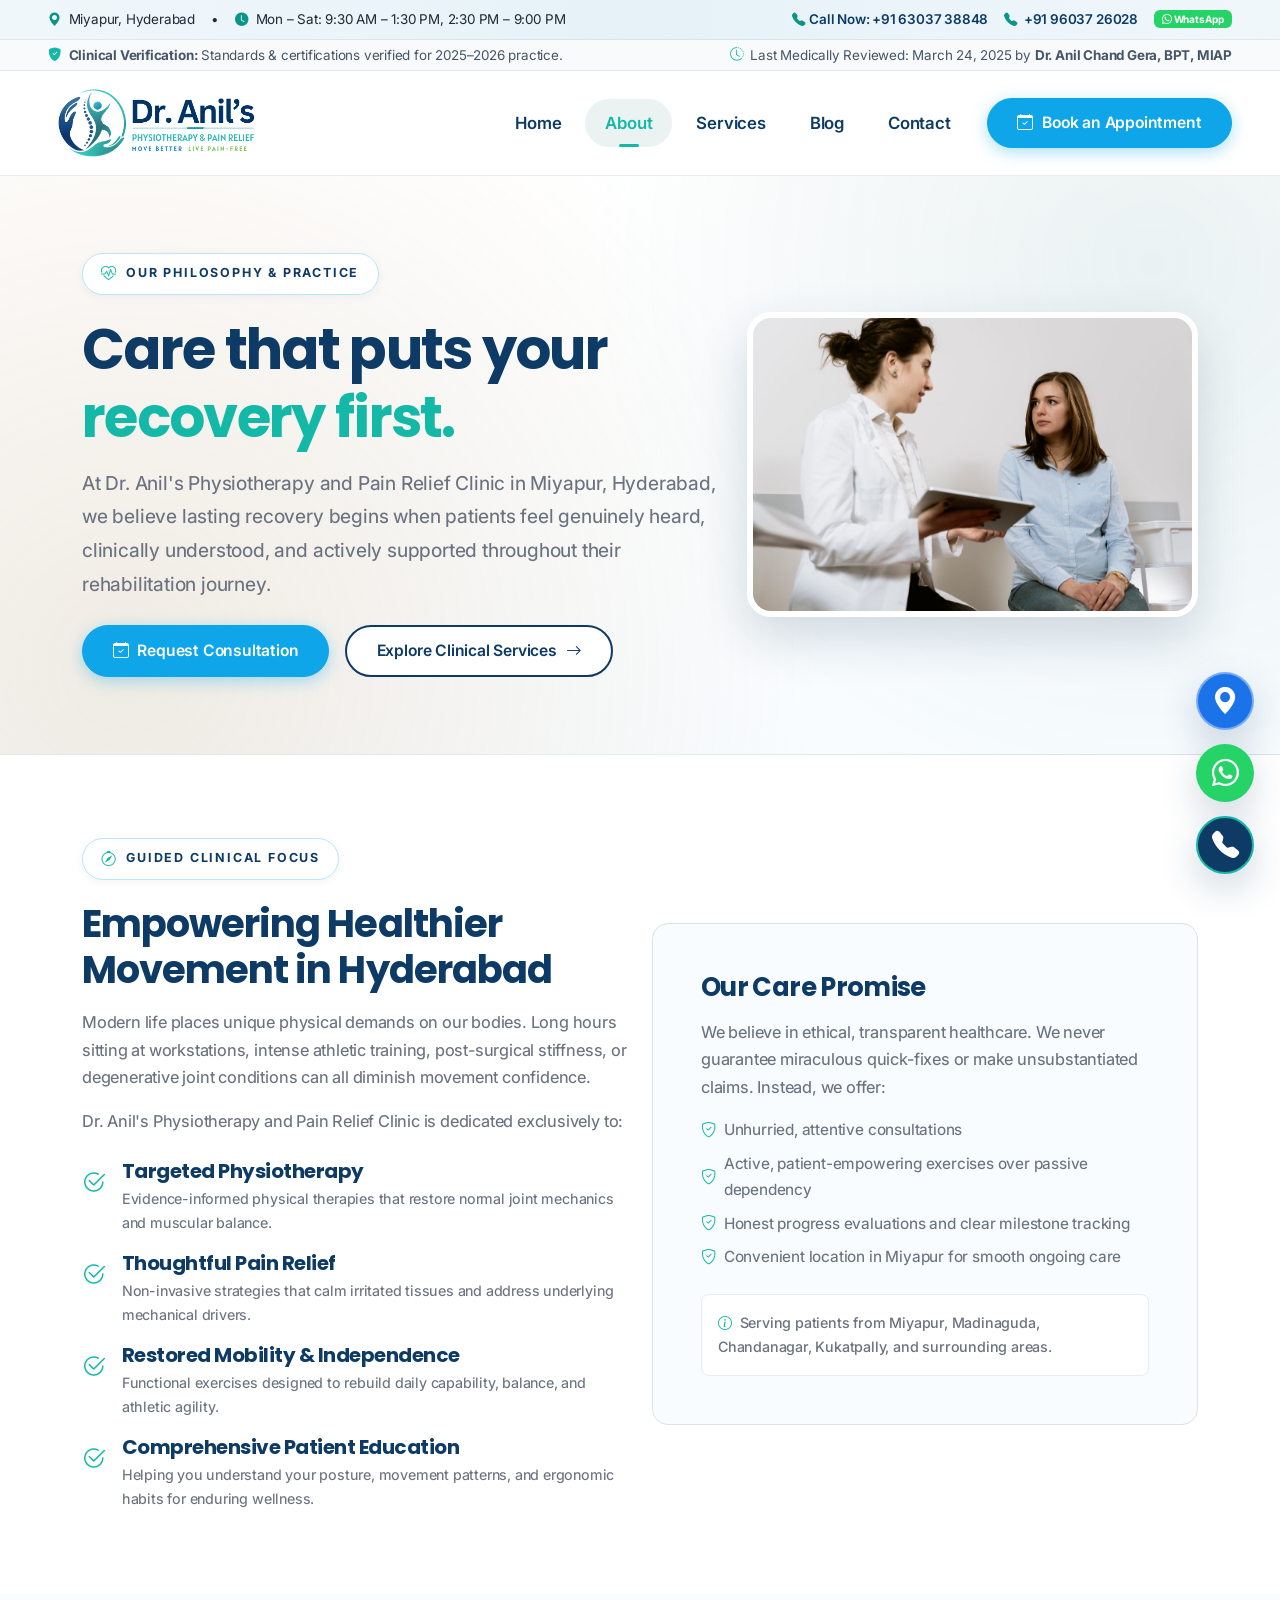
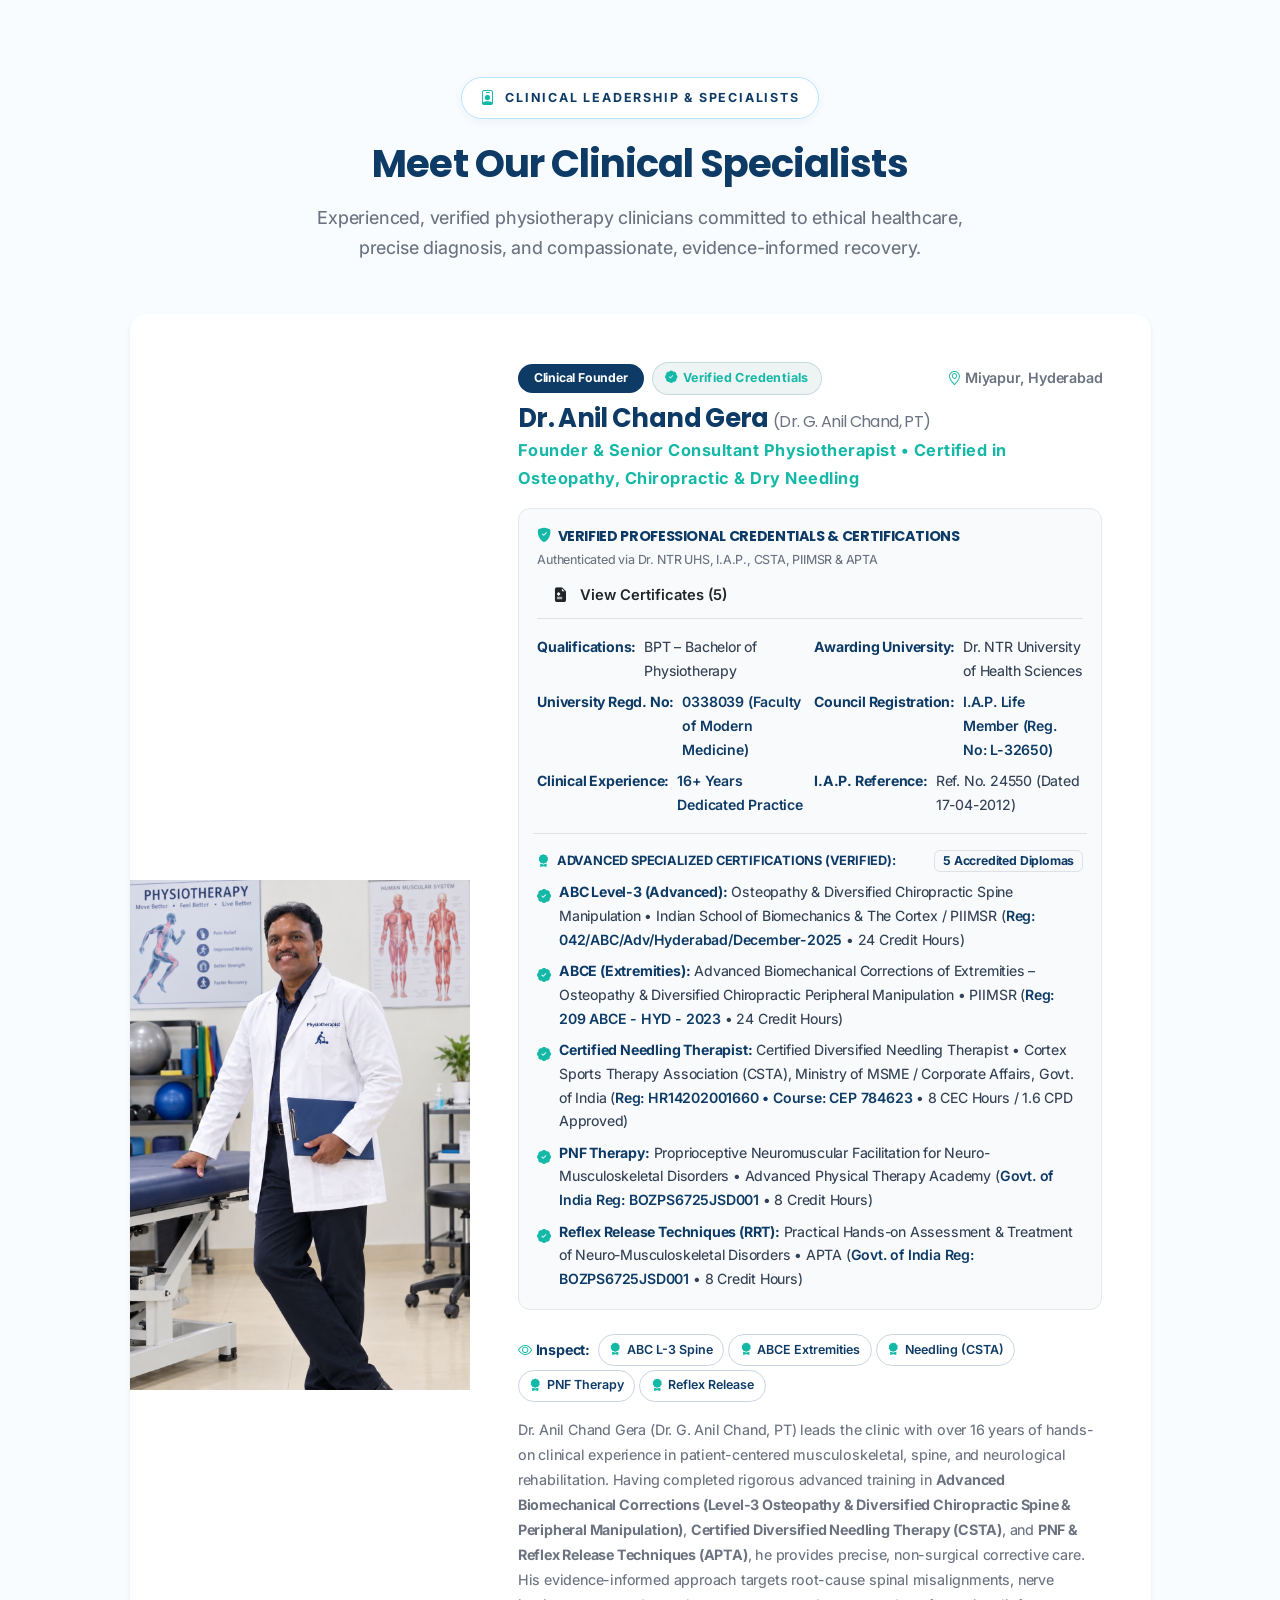
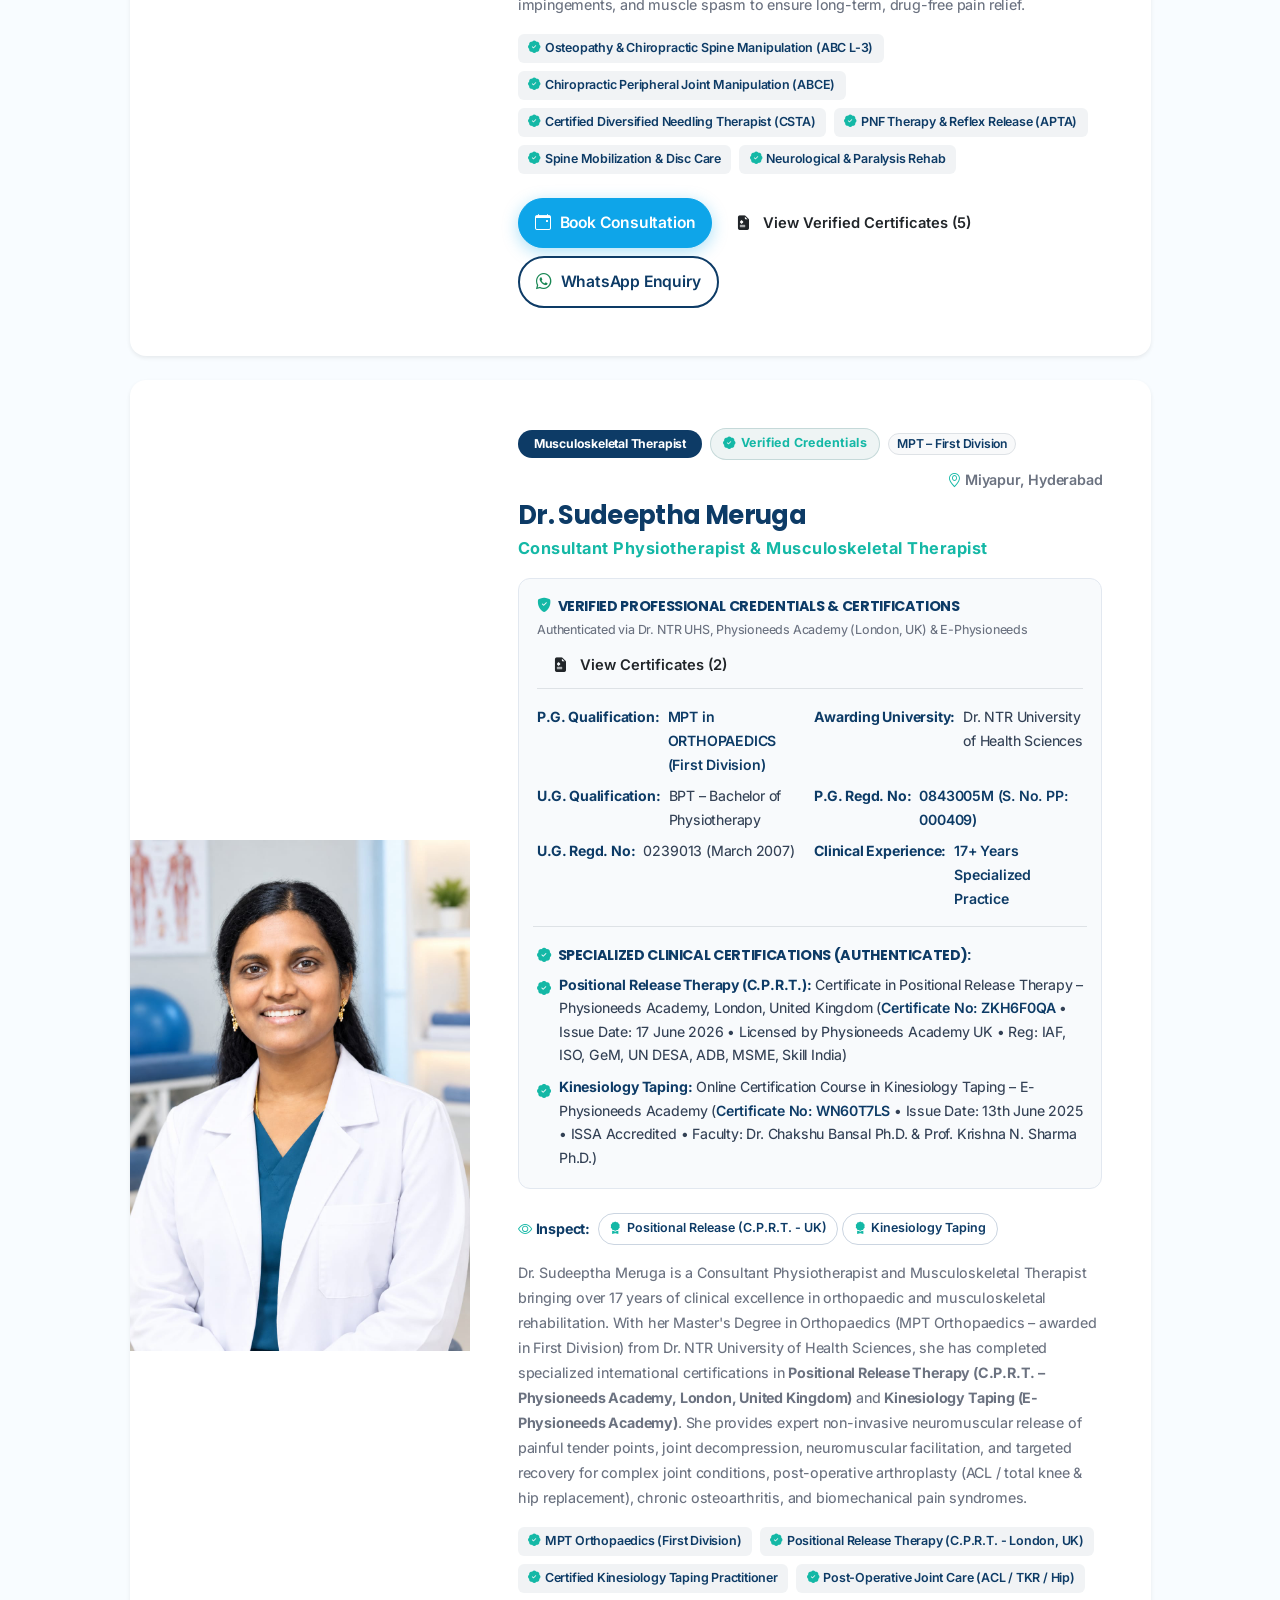
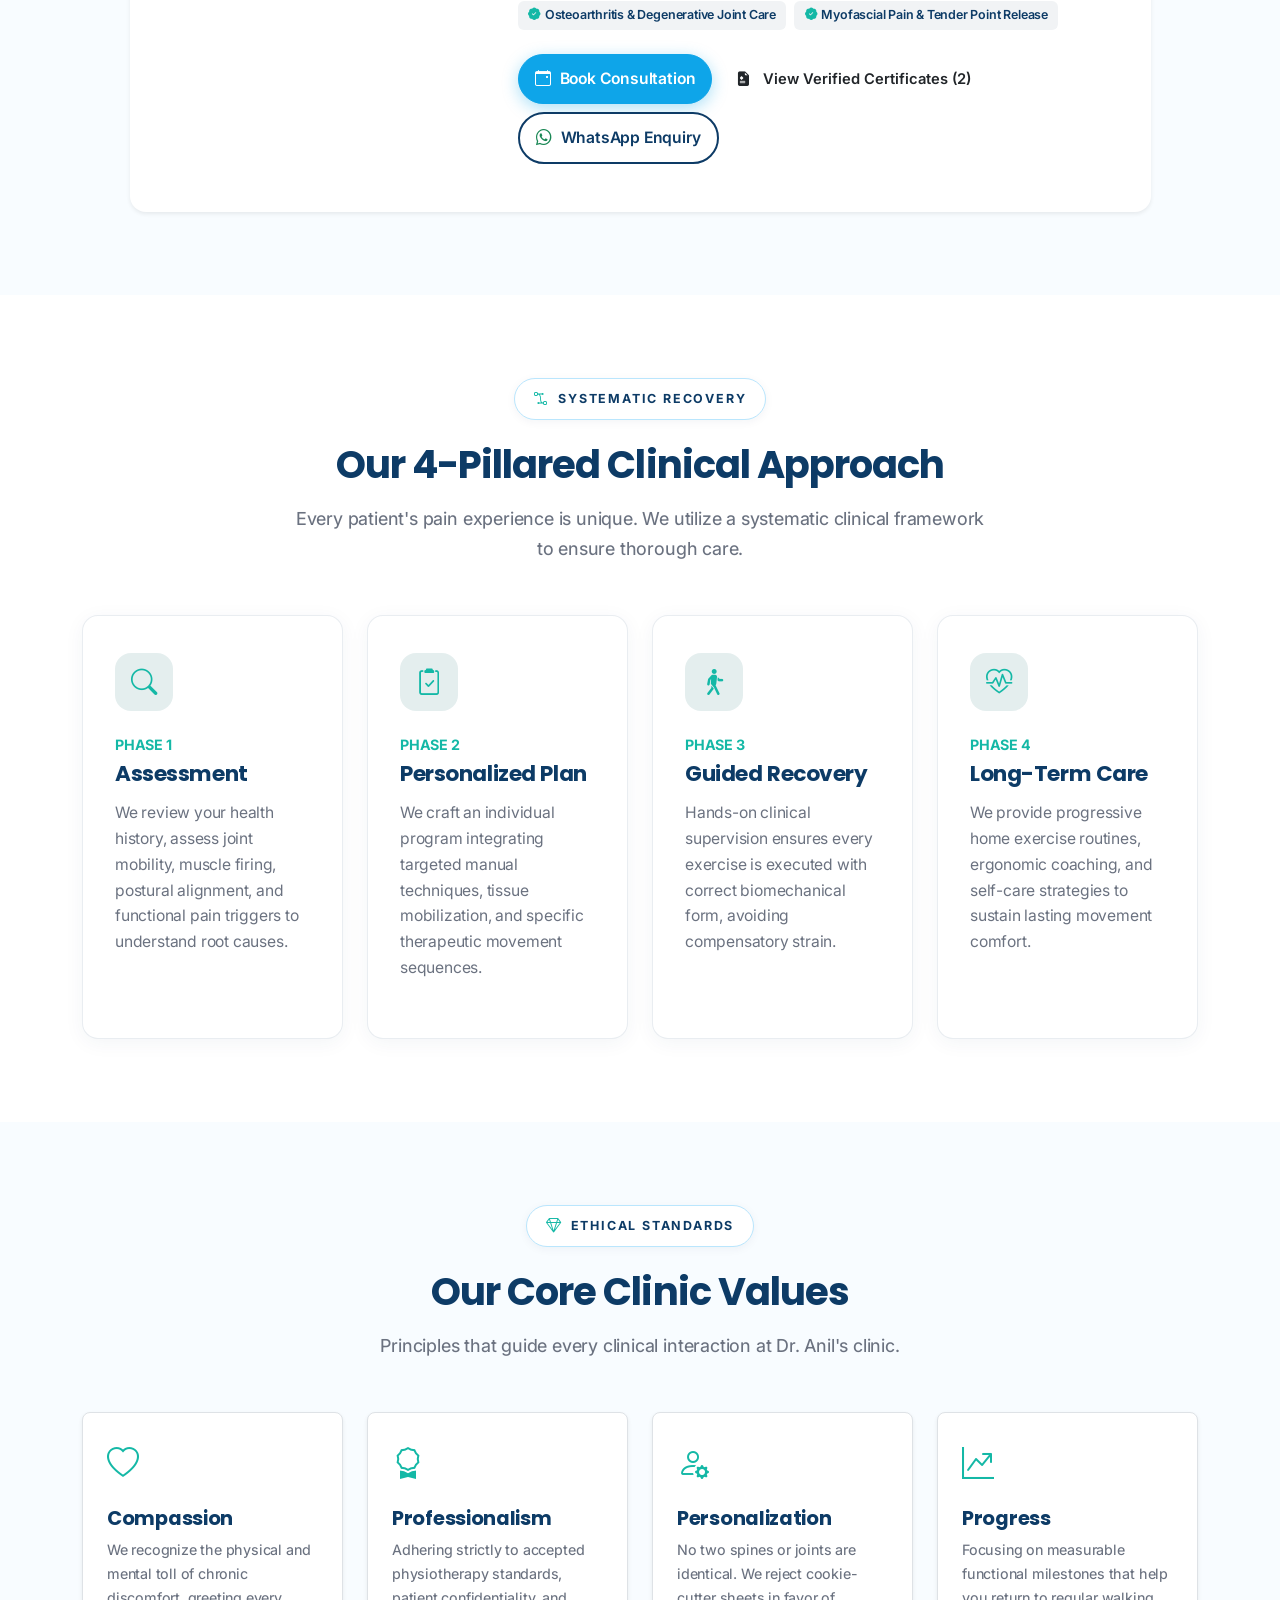
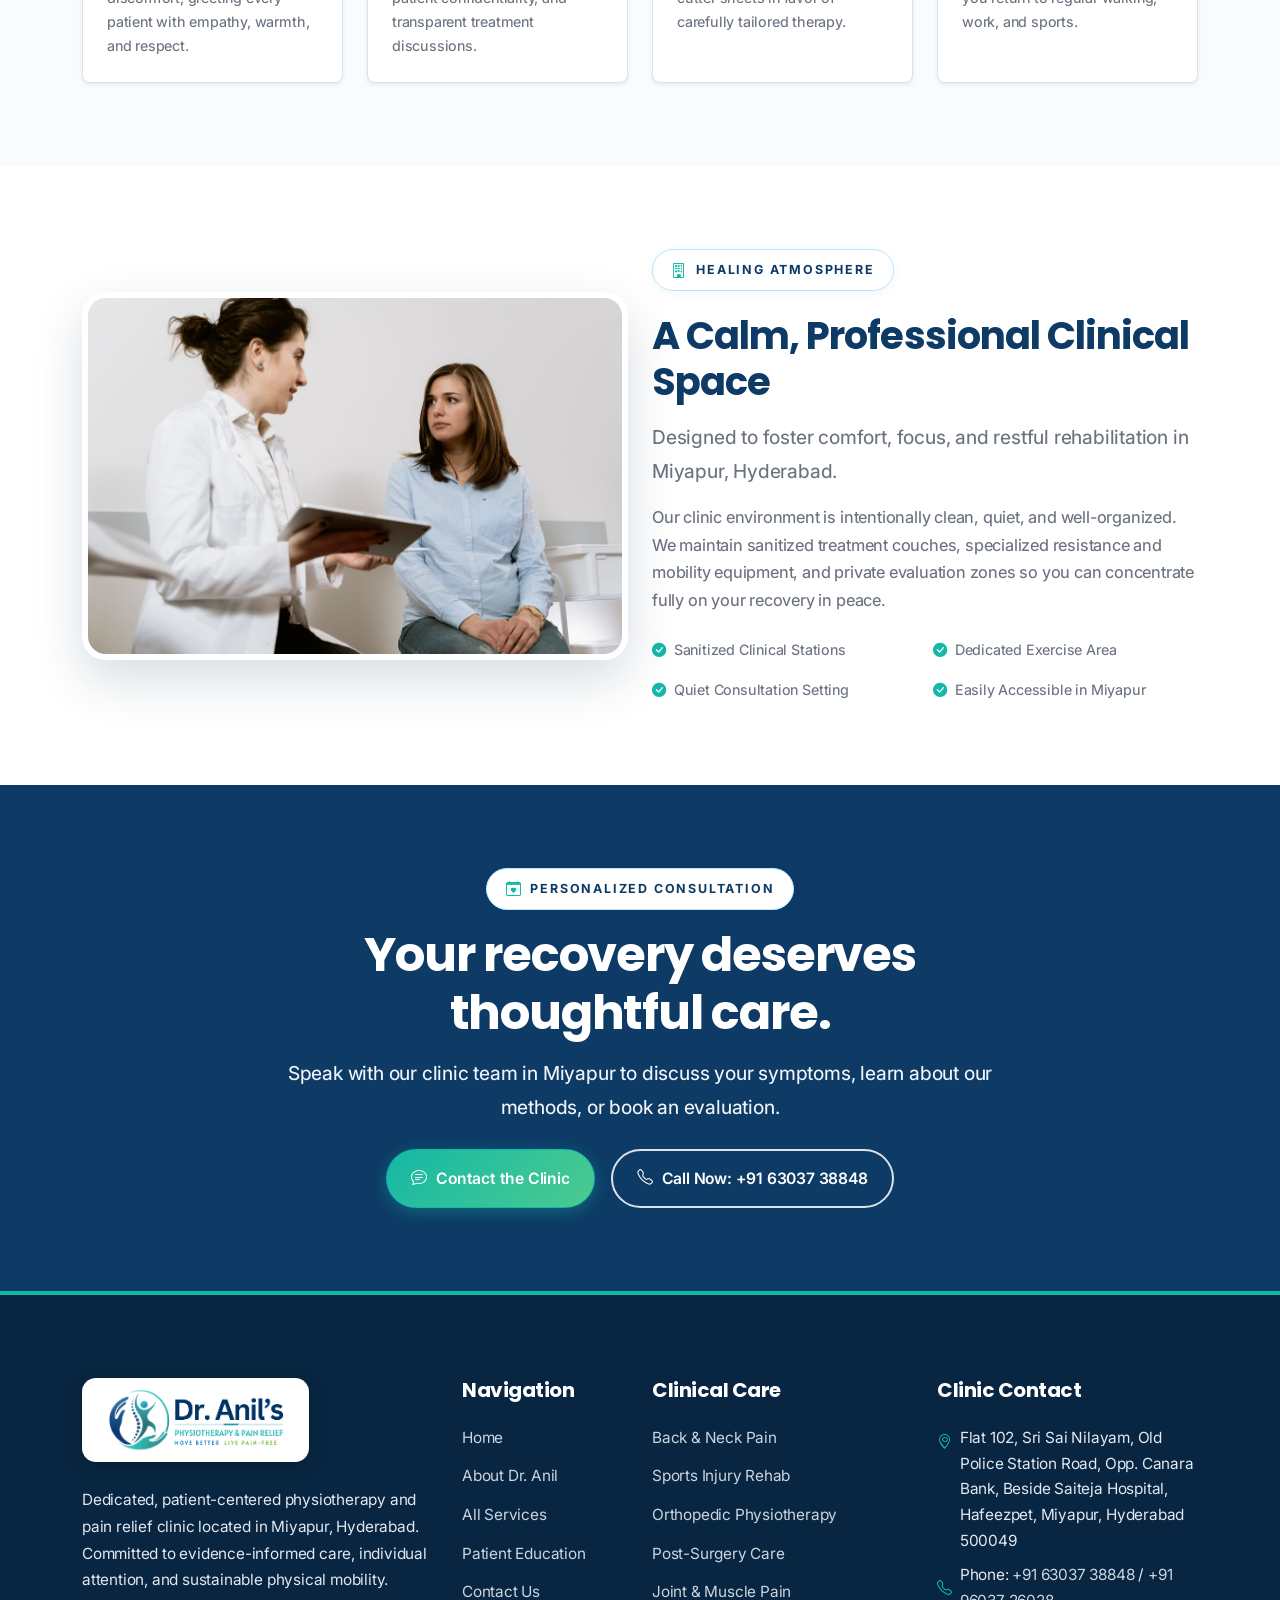
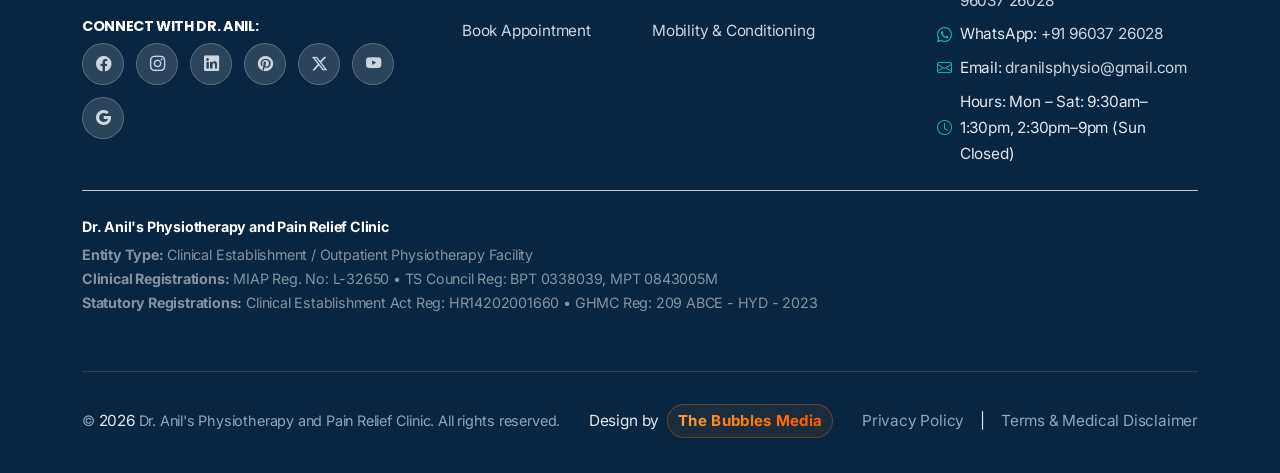
<file: about.html>
<!DOCTYPE html>
<html lang="en">

<head>
  <meta charset="UTF-8">
  <meta name="viewport" content="width=device-width, initial-scale=1.0">

  <!-- Google Site Verification -->
  <meta name="google-site-verification" content="qMdYKxE7szCOAEHw2FJW9yC_l4rjeyGO4z61A4FJg20" />

  <!-- Google tag (gtag.js) -->
  <script async src="https://www.googletagmanager.com/gtag/js?id=G-LG5P1H8548"></script>
  <script>
    window.dataLayer = window.dataLayer || [];
    function gtag(){dataLayer.push(arguments);}
    gtag('js', new Date());

    gtag('config', 'G-LG5P1H8548');
  </script>

  <!-- Google Tag Manager -->
  <script>(function(w,d,s,l,i){w[l]=w[l]||[];w[l].push({'gtm.start':
  new Date().getTime(),event:'gtm.js'});var f=d.getElementsByTagName(s)[0],
  j=d.createElement(s),dl=l!='dataLayer'?'&l='+l:'';j.async=true;j.src=
  'https://www.googletagmanager.com/gtm.js?id='+i+dl;f.parentNode.insertBefore(j,f);
  })(window,document,'script','dataLayer','GTM-NV4THXWF');</script>
  <!-- End Google Tag Manager -->

  <!-- Meta Pixel Code -->
  <script>
    !function(f,b,e,v,n,t,s)
    {if(f.fbq)return;n=f.fbq=function(){n.callMethod?
    n.callMethod.apply(n,arguments):n.queue.push(arguments)};
    if(!f._fbq)f._fbq=n;n.push=n;n.loaded=!0;n.version='2.0';
    n.queue=[];t=b.createElement(e);t.async=!0;
    t.src=v;s=b.getElementsByTagName(e)[0];
    s.parentNode.insertBefore(t,s)}(window, document,'script',
    'https://connect.facebook.net/en_US/fbevents.js');
    fbq('init', '1884537529625614');
    fbq('track', 'PageView');
  </script>
  <noscript><img height="1" width="1" class="meta-pixel-img" alt=""
    src="https://www.facebook.com/tr?id=1884537529625614&ev=PageView&noscript=1"
  /></noscript>
  <!-- End Meta Pixel Code -->

  <!-- Primary SEO Meta Tags -->
  <title>About Dr. Anil Chand Gera &amp; Clinic | Physiotherapist in Miyapur, Hyderabad</title>
  <meta name="description"
    content="Meet Dr. Anil Chand Gera (16+ yrs exp), leading physiotherapist in Miyapur, Hyderabad. Certified in Osteopathy, Chiropractic Spine Manipulation & Dry Needling. Evidence-informed pain relief.">
  <meta name="keywords"
    content="About Dr. Anil physiotherapy, Best Physiotherapist in Miyapur, Physiotherapy clinic in Miyapur Hyderabad, Dr Anil Chand Gera qualifications, Dr Sudeeptha Meruga, Pain relief clinic Miyapur, Evidence-informed physiotherapy">
  <meta name="author" content="Dr. Anil's Physiotherapy and Pain Relief Clinic">
  <meta name="robots" content="index, follow, max-image-preview:large, max-snippet:-1, max-video-preview:-1">
  <meta http-equiv="content-language" content="en-IN">

  <!-- GEO & Local Search Meta Tags -->
  <meta name="geo.region" content="IN-TG">
  <meta name="geo.placename" content="Miyapur, Hyderabad">
  <meta name="geo.position" content="17.494816;78.355789">
  <meta name="ICBM" content="17.494816, 78.355789">

  <!-- Canonical Tag -->
  <link rel="canonical" href="https://dranilphysiocare.com/about.html">

  <!-- Open Graph / Meta Ads -->
  <meta property="og:type" content="profile">
  <meta property="og:url" content="https://dranilphysiocare.com/about.html">
  <meta property="og:title" content="About Dr. Anil Chand Gera &amp; Clinic | Physiotherapist in Miyapur, Hyderabad">
  <meta property="og:description"
    content="Discover our patient-centered clinical approach, certified osteopathic spine manipulation, and dedicated physiotherapy care in Miyapur, Hyderabad.">
  <meta property="og:image" content="https://dranilphysiocare.com/assets/images/doctoranil.png">
  <meta property="og:site_name" content="Dr. Anil's Physiotherapy &amp; Pain Relief Clinic">
  <meta property="og:locale" content="en_IN">

  <!-- Twitter Card -->
  <meta name="twitter:card" content="summary_large_image">
  <meta name="twitter:title" content="About Dr. Anil Chand Gera - Senior Physiotherapist Miyapur">
  <meta name="twitter:description" content="16+ years of clinical excellence in osteopathy, spinal manipulation, dry needling, and sports injury rehabilitation.">
  <meta name="twitter:image" content="https://dranilphysiocare.com/assets/images/doctoranil.png">

  <!-- Favicon -->
  <link rel="icon" type="image/png" href="assets/icons/fevicon.png">
  <link rel="apple-touch-icon" href="assets/icons/fevicon.png">
  <link rel="alternate icon" href="favicon.ico">

  <!-- Google Fonts (Plus Jakarta Sans & Playfair Display Italic) -->
  <link rel="preconnect" href="https://fonts.googleapis.com">
  <link rel="preconnect" href="https://fonts.gstatic.com" crossorigin>
  <link
    href="https://fonts.googleapis.com/css2?family=Plus+Jakarta+Sans:ital,wght@0,300;0,400;0,500;0,600;0,700;0,800;1,400;1,600;1,700&family=Playfair+Display:ital,wght@1,400;1,600&display=swap"
    rel="stylesheet">

  <!-- Bootstrap 5 CSS & Bootstrap Icons CDN -->
  <link href="https://cdn.jsdelivr.net/npm/bootstrap@5.3.3/dist/css/bootstrap.min.css" rel="stylesheet"
    integrity="sha384-QWTKZyjpPEjISv5WaRU9OFeRpok6YctnYmDr5pNlyT2bRjXh0JMhjY6hW+ALEwIH" crossorigin="anonymous">
  <link rel="stylesheet" href="https://cdn.jsdelivr.net/npm/bootstrap-icons@1.11.3/font/bootstrap-icons.min.css">

  <!-- Custom Master Stylesheet -->
  <link rel="stylesheet" href="css/style.css">

  <!-- JSON-LD Structured Data: AboutPage & Physician Entities (GEO & AEO) -->
  <script type="application/ld+json">
  {
    "@context": "https://schema.org",
    "@graph": [
      {
        "@type": "AboutPage",
        "@id": "https://dranilphysiocare.com/about.html#webpage",
        "url": "https://dranilphysiocare.com/about.html",
        "name": "About Dr. Anil's Physiotherapy and Pain Relief Clinic",
        "description": "Background, clinical credentials, qualifications, and patient care philosophy of Dr. Anil Chand Gera and Dr. Sudeeptha Meruga in Miyapur, Hyderabad.",
        "isPartOf": { "@id": "https://dranilphysiocare.com/#website" },
        "about": { "@id": "https://dranilphysiocare.com/#clinic" },
        "datePublished": "2024-01-10T08:00:00+05:30",
        "dateModified": "2025-03-24T12:00:00+05:30",
        "lastReviewed": "2025-03-24",
        "reviewedBy": { "@id": "https://dranilphysiocare.com/#dr-anil" }
      },
      {
        "@type": ["PhysiotherapyClinic", "MedicalClinic", "LocalBusiness"],
        "@id": "https://dranilphysiocare.com/#clinic",
        "name": "Dr. Anil's Physiotherapy and Pain Relief Clinic",
        "alternateName": ["Dr. Anil's Physio Care", "Dr. Anil Physiotherapy Miyapur"],
        "url": "https://dranilphysiocare.com/",
        "telephone": "+91 63037 38848",
        "email": "dranilsphysio@gmail.com",
        "priceRange": "₹₹",
        "currenciesAccepted": "INR",
        "paymentAccepted": "Cash, UPI, Google Pay, PhonePe, Paytm, Credit Card, Debit Card",
        "aggregateRating": {
          "@type": "AggregateRating",
          "ratingValue": "5.0",
          "reviewCount": "150",
          "bestRating": "5",
          "worstRating": "1"
        },
        "knowsAbout": [
          "Physiotherapy in Miyapur Hyderabad",
          "Osteopathy & Diversified Chiropractic Spine Manipulation",
          "Advanced Biomechanical Corrections (ABC Level-3)",
          "Certified Diversified Needling Therapy",
          "Positional Release Therapy (PRT)",
          "Kinesiology Taping",
          "Non-Surgical Sciatica Treatment",
          "Orthopedic Rehabilitation",
          "Spinal Biomechanics and Posture Realignment"
        ],
        "address": {
          "@type": "PostalAddress",
          "streetAddress": "Old Police Station Road, Opp. Canara Bank, Beside Saiteja Hospital, Nandini Nagar, Ambedkar Nagar, Hafeezpet",
          "addressLocality": "Miyapur",
          "addressRegion": "Telangana",
          "postalCode": "500049",
          "addressCountry": "IN"
        },
        "geo": {
          "@type": "GeoCoordinates",
          "latitude": "17.494816",
          "longitude": "78.355789"
        },
        "areaServed": [
          { "@type": "City", "name": "Miyapur" },
          { "@type": "AdministrativeArea", "name": "Hafeezpet" },
          { "@type": "AdministrativeArea", "name": "Madinaguda" },
          { "@type": "AdministrativeArea", "name": "Chandanagar" },
          { "@type": "AdministrativeArea", "name": "Kukatpally" },
          { "@type": "AdministrativeArea", "name": "Kondapur" },
          { "@type": "City", "name": "Hyderabad" }
        ],
        "founder": {
          "@type": "Physician",
          "name": "Dr. Anil Chand Gera",
          "alternateName": ["Dr. G. Anil Chand", "Dr. Anil Gera"],
          "jobTitle": "Founder & Senior Consultant Physiotherapist",
          "alumniOf": {
            "@type": "EducationalOrganization",
            "name": "Dr. NTR University of Health Sciences, Andhra Pradesh"
          },
          "hasCredential": [
            {
              "@type": "EducationalOccupationalCredential",
              "credentialCategory": "degree",
              "name": "Bachelor of Physiotherapy (BPT, Regd. 0338039)",
              "recognizedBy": {
                "@type": "EducationalOrganization",
                "name": "Dr. NTR University of Health Sciences"
              }
            },
            {
              "@type": "EducationalOccupationalCredential",
              "credentialCategory": "license",
              "name": "Life Member, Indian Association of Physiotherapists (MIAP Reg. L-32650)",
              "recognizedBy": {
                "@type": "Organization",
                "name": "The Indian Association of Physiotherapists (I.A.P.)"
              }
            },
            {
              "@type": "EducationalOccupationalCredential",
              "credentialCategory": "certificate",
              "name": "Advanced Biomechanical Corrections (ABC) Level-3 Advanced – Osteopathy & Diversified Chiropractic Spine Manipulation",
              "recognizedBy": {
                "@type": "Organization",
                "name": "Indian School of Biomechanics & The Cortex / PIIMSR"
              }
            },
            {
              "@type": "EducationalOccupationalCredential",
              "credentialCategory": "certificate",
              "name": "Advanced Biomechanical Corrections of Extremities (ABCE) – Osteopathy and Diversified Chiropractic Peripheral Manipulation",
              "recognizedBy": {
                "@type": "Organization",
                "name": "Pearl International Institute of Medical Sciences and Research (PIIMSR)"
              }
            },
            {
              "@type": "EducationalOccupationalCredential",
              "credentialCategory": "certificate",
              "name": "Certified Diversified Needling Therapist",
              "recognizedBy": {
                "@type": "Organization",
                "name": "Cortex Sports Therapy Association (CSTA), Ministry of MSME / Corporate Affairs (Govt. of India)"
              }
            },
            {
              "@type": "EducationalOccupationalCredential",
              "credentialCategory": "certificate",
              "name": "PNF Therapy (Proprioceptive Neuromuscular Facilitation for Neuro-Musculoskeletal Disorders)",
              "recognizedBy": {
                "@type": "Organization",
                "name": "Advanced Physical Therapy Academy (APTA)"
              }
            },
            {
              "@type": "EducationalOccupationalCredential",
              "credentialCategory": "certificate",
              "name": "Reflex Release Techniques (RRT for Neuro-Musculoskeletal Disorders)",
              "recognizedBy": {
                "@type": "Organization",
                "name": "Advanced Physical Therapy Academy (APTA)"
              }
            }
          ],
          "description": "Senior Consultant Physiotherapist with 16+ years of clinical experience in Miyapur, Hyderabad. Advanced certified in Osteopathy & Diversified Chiropractic Spine & Peripheral Manipulation (ABC Level-3), Certified Diversified Needling Therapy, and PNF & Reflex Release Techniques."
        },
        "employee": [
          {
            "@type": "Physician",
            "name": "Dr. Sudeeptha Meruga",
            "jobTitle": "Consultant Physiotherapist & Musculoskeletal Specialist",
            "alumniOf": {
              "@type": "EducationalOrganization",
              "name": "Dr. NTR University of Health Sciences, Andhra Pradesh"
            },
            "hasCredential": [
              {
                "@type": "EducationalOccupationalCredential",
                "credentialCategory": "degree",
                "name": "Master of Physiotherapy in Orthopaedics (MPT Orthopaedics - First Division, Regd. 0843005M)",
                "recognizedBy": {
                  "@type": "EducationalOrganization",
                  "name": "Dr. NTR University of Health Sciences"
                }
              },
              {
                "@type": "EducationalOccupationalCredential",
                "credentialCategory": "degree",
                "name": "Bachelor of Physiotherapy (BPT, Regd. 0239013)",
                "recognizedBy": {
                  "@type": "EducationalOrganization",
                  "name": "Dr. NTR University of Health Sciences"
                }
              },
              {
                "@type": "EducationalOccupationalCredential",
                "credentialCategory": "certification",
                "name": "Certificate in Positional Release Therapy (C.P.R.T. Cert. ZKH6F0QA)",
                "recognizedBy": {
                  "@type": "Organization",
                  "name": "Physioneeds Academy, London, United Kingdom"
                }
              },
              {
                "@type": "EducationalOccupationalCredential",
                "credentialCategory": "certification",
                "name": "Certified in Kinesiology Taping (Cert. WN60T7LS)",
                "recognizedBy": {
                  "@type": "Organization",
                  "name": "E-Physioneeds Academy (ISSA Accredited)"
                }
              }
            ],
            "description": "Consultant Physiotherapist and Musculoskeletal Therapist with 17+ years of clinical experience in advanced orthopaedic, joint mobilization, Positional Release Therapy (C.P.R.T. London, UK), Kinesiology Taping, and post-surgical rehabilitation."
          }
        ],
        "sameAs": [
          "https://www.facebook.com/dranilsphysiotherapy/",
          "https://www.instagram.com/dranilsphysiotherapy",
          "https://www.linkedin.com/company/dr-anils-physiotherapy/",
          "https://www.pinterest.com/dranilsphysiotherapy/",
          "https://x.com/dranilsphysio",
          "https://www.youtube.com/@DrAnilphysiotherapy",
          "https://share.google/oYsHqs1YdW2rj2v3g"
        ]
      },
      {
        "@type": "AboutPage",
        "@id": "https://dranilphysiocare.com/about.html#webpage",
        "url": "https://dranilphysiocare.com/about.html",
        "name": "About Dr. Anil Chand Gera & Dr. Sudeeptha Meruga | Clinic Credentials",
        "isPartOf": { "@id": "https://dranilphysiocare.com/#website" },
        "about": { "@id": "https://dranilphysiocare.com/#clinic" },
        "speakable": {
          "@type": "SpeakableSpecification",
          "cssSelector": [
            "#about-hero-title",
            "#doctor-anil-heading",
            "#doctor-sudeeptha-heading",
            "#environment-heading"
          ]
        }
      },
      {
        "@type": "FAQPage",
        "@id": "https://dranilphysiocare.com/about.html#faq",
        "mainEntity": [
          {
            "@type": "Question",
            "name": "What are Dr. Anil Chand Gera's medical qualifications and council registrations?",
            "acceptedAnswer": {
              "@type": "Answer",
              "text": "Dr. Anil Chand Gera (Dr. G. Anil Chand, PT) holds a Bachelor of Physiotherapy (BPT) from Dr. NTR University of Health Sciences, AP (Regd. No. 0338039). He is an official Life Member of The Indian Association of Physiotherapists (I.A.P. Reg. No. L-32650, Ref. 24550) with over 16+ years of dedicated clinical practice in Miyapur, Hyderabad."
            }
          },
          {
            "@type": "Question",
            "name": "What advanced clinical certifications does Dr. Anil hold?",
            "acceptedAnswer": {
              "@type": "Answer",
              "text": "Dr. Anil is authenticated in: 1. Advanced Biomechanical Corrections (ABC Level-3) in Osteopathy & Diversified Chiropractic Spine Manipulation (Reg. 042 /ABC/Adv/Hyderabad/December-2025); 2. ABCE in Extremities Manipulation (Reg. 209 ABCE - HYD - 2023); 3. Certified Diversified Needling Therapist (CSTA Reg. HR14202001660, Course CEP 784623); 4. PNF Therapy (APTA Govt Reg. BOZPS6725JSD001); 5. Reflex Release Techniques (APTA)."
            }
          },
          {
            "@type": "Question",
            "name": "What are Dr. Sudeeptha Meruga's specialized qualifications?",
            "acceptedAnswer": {
              "@type": "Answer",
              "text": "Dr. Sudeeptha Meruga holds a Master of Physiotherapy in Orthopaedics (MPT Orthopaedics - First Division, Regd. No. 0843005M) and a BPT (Regd. No. 0239013) from Dr. NTR University of Health Sciences, with 17+ years clinical practice. She holds an international Certificate in Positional Release Therapy (C.P.R.T. Cert. ZKH6F0QA from Physioneeds Academy, London UK) and is Certified in Kinesiology Taping (ISSA Accredited, Cert. WN60T7LS)."
            }
          },
          {
            "@type": "Question",
            "name": "What is the 4-Pillar Clinical Methodology at Dr. Anil's clinic?",
            "acceptedAnswer": {
              "@type": "Answer",
              "text": "The 4 pillars are: 1. Accurate Biomechanical Assessment to identify root structural causes; 2. Non-Surgical Hands-On Therapy (osteopathic adjustments & dry needling); 3. Active Functional Rehabilitation to rebuild strength and joint integrity; 4. Relapse Prevention through posture re-training and ergonomic education."
            }
          }
        ]
      }
    ]
  }
  </script>
</head>

<body>
  <!-- Google Tag Manager (noscript) -->
  <noscript><iframe src="https://www.googletagmanager.com/ns.html?id=GTM-NV4THXWF"
  height="0" width="0" class="gtm-noscript-frame"></iframe></noscript>
  <!-- End Google Tag Manager (noscript) -->

  <!-- Top Announcement & Quick Contact Bar -->
  <div class="top-announcement-bar d-none d-md-block">
    <div class="container-fluid px-3 px-md-4 px-xl-5 container-max-1720">
      <div class="d-flex justify-content-between align-items-center">
        <div class="d-flex align-items-center gap-3">
          <span><i class="bi bi-geo-alt-fill text-sand me-1"></i> Miyapur, Hyderabad</span>
          <span>&bull;</span>
          <span><i class="bi bi-clock-fill text-sand me-1"></i> Mon &ndash; Sat: 9:30 AM &ndash; 1:30 PM, 2:30 PM
            &ndash; 9:00 PM</span>
        </div>
        <div class="d-flex align-items-center gap-3">
          <a href="tel:+916303738848" class="fw-semibold"><i class="bi bi-telephone-fill text-teal me-1"></i>Call Now:
            +91 63037 38848</a>
          <a href="tel:+919603726028" class="fw-semibold d-none d-xl-inline"><i
              class="bi bi-telephone-fill text-teal me-1"></i> +91 96037 26028</a>
          <a href="https://wa.me/919603726028?text=Hello%20Dr.%20Anil's%20Clinic,%20I%20would%20like%20to%20enquire%20about%20an%20appointment."
            target="_blank" rel="noopener noreferrer" class="badge text-white px-2 py-1 btn-whatsapp-pill"><i class="bi bi-whatsapp"></i> WhatsApp</a>
        </div>
      </div>
    </div>
  </div>

  <!-- Content Freshness & Clinical Verification Banner (GEO & Recency Signal) -->
  <div class="clinical-freshness-bar py-1 d-none d-lg-block">
    <div class="container-fluid px-3 px-md-4 px-xl-5 container-max-1720">
      <div class="d-flex justify-content-between align-items-center">
        <span>
          <i class="bi bi-shield-fill-check text-teal me-1"></i>
          <strong>Clinical Verification:</strong> Standards &amp; certifications verified for 2025&ndash;2026 practice.
        </span>
        <span>
          <i class="bi bi-clock-history text-teal me-1"></i>
          Last Medically Reviewed: <time datetime="2025-03-24">March 24, 2025</time> by <strong>Dr. Anil Chand Gera, BPT, MIAP</strong>
        </span>
      </div>
    </div>
  </div>

  <!-- Global Sticky Header -->
  <header class="site-header" role="banner">
    <nav class="navbar navbar-expand-lg py-3" aria-label="Main Navigation">
      <div class="container-fluid px-3 px-md-4 px-xl-5 container-max-1720">
        <!-- Clinic Logo / Wordmark -->
        <a class="navbar-brand-custom" href="index.html" aria-label="Dr. Anil's Physiotherapy and Pain Relief Clinic Home">
          <img src="assets/icons/logo.png" alt="Dr. Anil's Physiotherapy &amp; Pain Relief" class="navbar-brand-logo">
        </a>

        <!-- Mobile Hamburger Toggle -->
        <button class="navbar-toggler border-0 shadow-none p-2" type="button" data-bs-toggle="collapse"
          data-bs-target="#navbarMainMenu" aria-controls="navbarMainMenu" aria-expanded="false"
          aria-label="Toggle navigation menu">
          <i class="bi bi-list fs-2 text-navy"></i>
        </button>

        <!-- Navigation Links & Action CTA -->
        <div class="collapse navbar-collapse" id="navbarMainMenu">
          <ul class="navbar-nav ms-auto align-items-lg-center gap-1 my-2 my-lg-0">
            <li class="nav-item">
              <a class="nav-link nav-link-custom" href="index.html">Home</a>
            </li>
            <li class="nav-item">
              <a class="nav-link nav-link-custom active" aria-current="page" href="about.html">About</a>
            </li>
            <li class="nav-item">
              <a class="nav-link nav-link-custom" href="services.html">Services</a>
            </li>
            <li class="nav-item">
              <a class="nav-link nav-link-custom" href="blog.html">Blog</a>
            </li>
            <li class="nav-item">
              <a class="nav-link nav-link-custom" href="contact.html">Contact</a>
            </li>
          </ul>

          <div class="d-flex align-items-center gap-2 ms-lg-3 mt-3 mt-lg-0">
            <a href="contact.html#book" class="btn btn-navy btn-book-cta w-100 w-lg-auto" data-placement="Header CTA">
              <i class="bi bi-calendar-check"></i> Book an Appointment
            </a>
          </div>
        </div>
      </div>
    </nav>
  </header>

  <main id="main-content">
    <!-- HERO SECTION -->
    <section class="hero-wrapper" aria-labelledby="about-hero-title">
      <div class="container position-relative z-index-1">
        <div class="row align-items-center gy-4">
          <div class="col-lg-7">
            <div class="eyebrow-badge">
              <i class="bi bi-heart-pulse"></i> OUR PHILOSOPHY &amp; PRACTICE
            </div>
            <h1 id="about-hero-title" class="display-4 fw-bold mb-3 text-navy">
              Care that puts your <span class="hero-highlight">recovery first.</span>
            </h1>
            <p class="lead mb-4">
              At Dr. Anil's Physiotherapy and Pain Relief Clinic in Miyapur, Hyderabad, we believe lasting recovery
              begins when patients feel genuinely heard, clinically understood, and actively supported throughout their
              rehabilitation journey.
            </p>
            <div class="d-flex flex-wrap gap-3">
              <a href="contact.html#book" class="btn btn-navy btn-book-cta">
                <i class="bi bi-calendar-check"></i> Request Consultation
              </a>
              <a href="services.html" class="btn btn-outline-navy">
                Explore Clinical Services <i class="bi bi-arrow-right"></i>
              </a>
            </div>
          </div>

          <div class="col-lg-5">
            <div class="hero-img-container">
              <img src="assets/images/clinic-environment.jpg"
                alt="Clinical consultation area at Dr. Anil's clinic in Miyapur" class="hero-img" width="600"
                height="420">
            </div>
          </div>
        </div>
      </div>
    </section>

    <!-- CLINIC INTRODUCTION -->
    <section class="section-padding bg-white" aria-labelledby="intro-heading">
      <div class="container">
        <div class="row gy-5 align-items-center">
          <div class="col-lg-6">
            <div class="eyebrow-badge">
              <i class="bi bi-compass"></i> GUIDED CLINICAL FOCUS
            </div>
            <h2 id="intro-heading" class="fw-bold mb-3">Empowering Healthier Movement in Hyderabad</h2>
            <p class="text-muted-custom mb-3">
              Modern life places unique physical demands on our bodies. Long hours sitting at workstations, intense
              athletic training, post-surgical stiffness, or degenerative joint conditions can all diminish movement
              confidence.
            </p>
            <p class="text-muted-custom mb-4">
              Dr. Anil's Physiotherapy and Pain Relief Clinic is dedicated exclusively to:
            </p>

            <div class="d-flex flex-column gap-3">
              <div class="d-flex align-items-start gap-3">
                <div class="text-teal fs-4 mt-1"><i class="bi bi-check2-circle"></i></div>
                <div>
                  <h5 class="fw-bold text-navy mb-1">Targeted Physiotherapy</h5>
                  <p class="small text-muted-custom mb-0">Evidence-informed physical therapies that restore normal joint
                    mechanics and muscular balance.</p>
                </div>
              </div>

              <div class="d-flex align-items-start gap-3">
                <div class="text-teal fs-4 mt-1"><i class="bi bi-check2-circle"></i></div>
                <div>
                  <h5 class="fw-bold text-navy mb-1">Thoughtful Pain Relief</h5>
                  <p class="small text-muted-custom mb-0">Non-invasive strategies that calm irritated tissues and
                    address underlying mechanical drivers.</p>
                </div>
              </div>

              <div class="d-flex align-items-start gap-3">
                <div class="text-teal fs-4 mt-1"><i class="bi bi-check2-circle"></i></div>
                <div>
                  <h5 class="fw-bold text-navy mb-1">Restored Mobility &amp; Independence</h5>
                  <p class="small text-muted-custom mb-0">Functional exercises designed to rebuild daily capability,
                    balance, and athletic agility.</p>
                </div>
              </div>

              <div class="d-flex align-items-start gap-3">
                <div class="text-teal fs-4 mt-1"><i class="bi bi-check2-circle"></i></div>
                <div>
                  <h5 class="fw-bold text-navy mb-1">Comprehensive Patient Education</h5>
                  <p class="small text-muted-custom mb-0">Helping you understand your posture, movement patterns, and
                    ergonomic habits for enduring wellness.</p>
                </div>
              </div>
            </div>
          </div>

          <div class="col-lg-6">
            <div class="p-4 p-md-5 rounded-4 bg-off-white border">
              <h3 class="fw-bold mb-3 font-heading text-navy">Our Care Promise</h3>
              <p class="text-muted-custom mb-3">
                We believe in ethical, transparent healthcare. We never guarantee miraculous quick-fixes or make
                unsubstantiated claims. Instead, we offer:
              </p>
              <ul class="list-unstyled d-flex flex-column gap-2 mb-4 text-muted-custom font-size-96">
                <li class="d-flex align-items-center gap-2">
                  <i class="bi bi-shield-check text-teal"></i> Unhurried, attentive consultations
                </li>
                <li class="d-flex align-items-center gap-2">
                  <i class="bi bi-shield-check text-teal"></i> Active, patient-empowering exercises over passive
                  dependency
                </li>
                <li class="d-flex align-items-center gap-2">
                  <i class="bi bi-shield-check text-teal"></i> Honest progress evaluations and clear milestone tracking
                </li>
                <li class="d-flex align-items-center gap-2">
                  <i class="bi bi-shield-check text-teal"></i> Convenient location in Miyapur for smooth ongoing care
                </li>
              </ul>
              <div class="p-3 bg-white rounded-3 border border-light-subtle">
                <small class="text-muted-custom d-block fw-medium">
                  <i class="bi bi-info-circle text-teal me-1"></i> Serving patients from Miyapur, Madinaguda,
                  Chandanagar, Kukatpally, and surrounding areas.
                </small>
              </div>
            </div>
          </div>
        </div>
      </div>
    </section>

    <!-- DOCTOR SECTION -->
    <section class="section-padding bg-off-white" aria-labelledby="doctor-heading">
      <div class="container">
        <div class="text-center section-header">
          <div class="eyebrow-badge">
            <i class="bi bi-person-badge"></i> CLINICAL LEADERSHIP &amp; SPECIALISTS
          </div>
          <h2 id="doctor-heading" class="fw-bold mb-3">Meet Our Clinical Specialists</h2>
          <p class="text-muted-custom">
            Experienced, verified physiotherapy clinicians committed to ethical healthcare, precise diagnosis, and compassionate, evidence-informed recovery.
          </p>
        </div>

        <div class="row justify-content-center g-4">
          <!-- Doctor 1: Dr. Anil Chand Gera -->
          <div class="col-12 col-xl-11">
            <div class="card border-0 shadow-sm rounded-4 overflow-hidden bg-white doctor-card">
              <div class="row g-0 align-items-center">
                <div class="col-md-5 col-lg-4">
                  <div class="doctor-img-box h-100">
                    <img src="assets/images/doctoranil.png" alt="Portrait of Dr. Anil Chand Gera, Senior Physiotherapist"
                      class="w-100 h-100 object-fit-cover doctor-portrait-img">
                  </div>
                </div>
                <div class="col-md-7 col-lg-8 p-4 p-md-5">
                  <div class="d-flex flex-wrap align-items-center gap-2 mb-2">
                    <span class="badge bg-navy px-3 py-2 rounded-pill">Clinical Founder</span>
                    <span class="badge-verified"><i class="bi bi-patch-check-fill text-teal"></i> Verified Credentials</span>
                    <span class="text-muted-custom small fw-semibold ms-md-auto"><i
                        class="bi bi-geo-alt text-teal me-1"></i>Miyapur, Hyderabad</span>
                  </div>

                  <h3 class="fw-bold font-heading text-navy mb-1">Dr. Anil Chand Gera <span class="fs-6 fw-normal text-muted-custom">(Dr. G. Anil Chand, PT)</span></h3>
                  <p class="text-teal fw-bold mb-3 letter-spacing-half">Founder &amp; Senior Consultant Physiotherapist &bull; Certified in Osteopathy, Chiropractic &amp; Dry Needling</p>

                  <!-- Verified Information Structure -->
                  <div class="credentials-box mb-4">
                    <div class="d-flex flex-wrap align-items-center justify-content-between gap-2 mb-3 pb-2 border-bottom">
                      <div>
                        <h6 class="text-uppercase fw-bold text-navy small mb-0"><i class="bi bi-shield-fill-check text-teal me-1"></i> Verified Professional Credentials &amp; Certifications</h6>
                        <span class="text-muted-custom font-size-78">Authenticated via Dr. NTR UHS, I.A.P., CSTA, PIIMSR &amp; APTA</span>
                      </div>
                      <button type="button" class="btn btn-sm btn-outline-teal rounded-pill px-3 py-1" data-bs-toggle="modal" data-bs-target="#drAnilCertificatesModal">
                        <i class="bi bi-file-earmark-medical-fill me-1"></i> View Certificates (5)
                      </button>
                    </div>

                    <!-- University & Council Registrations -->
                    <div class="row g-2 small text-muted-custom mb-3 pb-3 border-bottom">
                      <div class="col-sm-6">
                        <div class="credential-item">
                          <strong>Qualifications:</strong>
                          <span>BPT &ndash; Bachelor of Physiotherapy</span>
                        </div>
                      </div>
                      <div class="col-sm-6">
                        <div class="credential-item">
                          <strong>Awarding University:</strong>
                          <span>Dr. NTR University of Health Sciences</span>
                        </div>
                      </div>
                      <div class="col-sm-6">
                        <div class="credential-item">
                          <strong>University Regd. No:</strong>
                          <span class="text-navy fw-semibold">0338039 (Faculty of Modern Medicine)</span>
                        </div>
                      </div>
                      <div class="col-sm-6">
                        <div class="credential-item">
                          <strong>Council Registration:</strong>
                          <span class="text-navy fw-semibold">I.A.P. Life Member (Reg. No: L-32650)</span>
                        </div>
                      </div>
                      <div class="col-sm-6">
                        <div class="credential-item">
                          <strong>Clinical Experience:</strong>
                          <span class="text-navy fw-semibold">16+ Years Dedicated Practice</span>
                        </div>
                      </div>
                      <div class="col-sm-6">
                        <div class="credential-item">
                          <strong>I.A.P. Reference:</strong>
                          <span>Ref. No. 24550 (Dated 17-04-2012)</span>
                        </div>
                      </div>
                    </div>

                    <!-- Specialized Clinical Certifications & Fellowships -->
                    <div>
                      <div class="d-flex align-items-center justify-content-between mb-2">
                        <span class="text-uppercase fw-bold text-navy extra-small badge-trust-pill">
                          <i class="bi bi-award-fill text-teal me-1"></i> Advanced Specialized Certifications (Verified):
                        </span>
                        <span class="badge bg-light text-navy border small">5 Accredited Diplomas</span>
                      </div>
                      <div class="row g-2 text-muted-custom font-size-82">
                        <div class="col-12">
                          <div class="credential-item align-items-start">
                            <i class="bi bi-patch-check-fill text-teal flex-shrink-0 mt-1"></i>
                            <div>
                              <strong class="text-navy">ABC Level-3 (Advanced):</strong>
                              <span>Osteopathy &amp; Diversified Chiropractic Spine Manipulation &bull; Indian School of Biomechanics &amp; The Cortex / PIIMSR (<span class="text-navy fw-semibold">Reg: 042/ABC/Adv/Hyderabad/December-2025</span> &bull; 24 Credit Hours)</span>
                            </div>
                          </div>
                        </div>
                        <div class="col-12">
                          <div class="credential-item align-items-start">
                            <i class="bi bi-patch-check-fill text-teal flex-shrink-0 mt-1"></i>
                            <div>
                              <strong class="text-navy">ABCE (Extremities):</strong>
                              <span>Advanced Biomechanical Corrections of Extremities &ndash; Osteopathy &amp; Diversified Chiropractic Peripheral Manipulation &bull; PIIMSR (<span class="text-navy fw-semibold">Reg: 209 ABCE - HYD - 2023</span> &bull; 24 Credit Hours)</span>
                            </div>
                          </div>
                        </div>
                        <div class="col-12">
                          <div class="credential-item align-items-start">
                            <i class="bi bi-patch-check-fill text-teal flex-shrink-0 mt-1"></i>
                            <div>
                              <strong class="text-navy">Certified Needling Therapist:</strong>
                              <span>Certified Diversified Needling Therapist &bull; Cortex Sports Therapy Association (CSTA), Ministry of MSME / Corporate Affairs, Govt. of India (<span class="text-navy fw-semibold">Reg: HR14202001660 &bull; Course: CEP 784623</span> &bull; 8 CEC Hours / 1.6 CPD Approved)</span>
                            </div>
                          </div>
                        </div>
                        <div class="col-12">
                          <div class="credential-item align-items-start">
                            <i class="bi bi-patch-check-fill text-teal flex-shrink-0 mt-1"></i>
                            <div>
                              <strong class="text-navy">PNF Therapy:</strong>
                              <span>Proprioceptive Neuromuscular Facilitation for Neuro-Musculoskeletal Disorders &bull; Advanced Physical Therapy Academy (<span class="text-navy fw-semibold">Govt. of India Reg: BOZPS6725JSD001</span> &bull; 8 Credit Hours)</span>
                            </div>
                          </div>
                        </div>
                        <div class="col-12">
                          <div class="credential-item align-items-start">
                            <i class="bi bi-patch-check-fill text-teal flex-shrink-0 mt-1"></i>
                            <div>
                              <strong class="text-navy">Reflex Release Techniques (RRT):</strong>
                              <span>Practical Hands-on Assessment &amp; Treatment of Neuro-Musculoskeletal Disorders &bull; APTA (<span class="text-navy fw-semibold">Govt. of India Reg: BOZPS6725JSD001</span> &bull; 8 Credit Hours)</span>
                            </div>
                          </div>
                        </div>
                      </div>
                    </div>
                  </div>

                  <!-- Quick Certificate Filter Badges -->
                  <div class="d-flex flex-wrap align-items-center gap-1 mb-3">
                    <span class="small fw-bold text-navy me-1"><i class="bi bi-eye text-teal me-1"></i>Inspect:</span>
                    <button type="button" class="cert-view-btn" data-bs-toggle="modal" data-bs-target="#drAnilCertificatesModal" data-cert-target="#tab-abc">
                      <i class="bi bi-award-fill text-teal"></i> ABC L-3 Spine
                    </button>
                    <button type="button" class="cert-view-btn" data-bs-toggle="modal" data-bs-target="#drAnilCertificatesModal" data-cert-target="#tab-abce">
                      <i class="bi bi-award-fill text-teal"></i> ABCE Extremities
                    </button>
                    <button type="button" class="cert-view-btn" data-bs-toggle="modal" data-bs-target="#drAnilCertificatesModal" data-cert-target="#tab-needling">
                      <i class="bi bi-award-fill text-teal"></i> Needling (CSTA)
                    </button>
                    <button type="button" class="cert-view-btn" data-bs-toggle="modal" data-bs-target="#drAnilCertificatesModal" data-cert-target="#tab-pnf">
                      <i class="bi bi-award-fill text-teal"></i> PNF Therapy
                    </button>
                    <button type="button" class="cert-view-btn" data-bs-toggle="modal" data-bs-target="#drAnilCertificatesModal" data-cert-target="#tab-rrt">
                      <i class="bi bi-award-fill text-teal"></i> Reflex Release
                    </button>
                  </div>

                  <p class="text-muted-custom small mb-3 line-height-175">
                    Dr. Anil Chand Gera (Dr. G. Anil Chand, PT) leads the clinic with over 16 years of hands-on clinical experience in patient-centered musculoskeletal, spine, and neurological rehabilitation. Having completed rigorous advanced training in <strong>Advanced Biomechanical Corrections (Level-3 Osteopathy &amp; Diversified Chiropractic Spine &amp; Peripheral Manipulation)</strong>, <strong>Certified Diversified Needling Therapy (CSTA)</strong>, and <strong>PNF &amp; Reflex Release Techniques (APTA)</strong>, he provides precise, non-surgical corrective care. His evidence-informed approach targets root-cause spinal misalignments, nerve impingements, and muscle spasm to ensure long-term, drug-free pain relief.
                  </p>

                  <div class="d-flex flex-wrap gap-2 mb-4">
                    <span class="doctor-spec-pill"><i class="bi bi-patch-check-fill text-teal"></i> Osteopathy &amp; Chiropractic Spine Manipulation (ABC L-3)</span>
                    <span class="doctor-spec-pill"><i class="bi bi-patch-check-fill text-teal"></i> Chiropractic Peripheral Joint Manipulation (ABCE)</span>
                    <span class="doctor-spec-pill"><i class="bi bi-patch-check-fill text-teal"></i> Certified Diversified Needling Therapist (CSTA)</span>
                    <span class="doctor-spec-pill"><i class="bi bi-patch-check-fill text-teal"></i> PNF Therapy &amp; Reflex Release (APTA)</span>
                    <span class="doctor-spec-pill"><i class="bi bi-patch-check-fill text-teal"></i> Spine Mobilization &amp; Disc Care</span>
                    <span class="doctor-spec-pill"><i class="bi bi-patch-check-fill text-teal"></i> Neurological &amp; Paralysis Rehab</span>
                  </div>

                  <div class="d-flex flex-wrap gap-2">
                    <a href="contact.html#book" class="btn btn-navy btn-sm px-3 rounded-pill btn-book-cta">
                      <i class="bi bi-calendar-event"></i> Book Consultation
                    </a>
                    <button type="button" class="btn btn-outline-teal btn-sm px-3 rounded-pill" data-bs-toggle="modal" data-bs-target="#drAnilCertificatesModal">
                      <i class="bi bi-file-earmark-medical-fill me-1"></i> View Verified Certificates (5)
                    </button>
                    <a href="https://wa.me/919603726028?text=Hello%20Dr.%20Anil's%20Clinic,%20I%20would%20like%20to%20consult%20Dr.%20Anil%20Chand%20Gera." target="_blank" rel="noopener noreferrer" class="btn btn-outline-navy btn-sm px-3 rounded-pill">
                      <i class="bi bi-whatsapp text-success"></i> WhatsApp Enquiry
                    </a>
                  </div>
                </div>
              </div>
            </div>
          </div>

          <!-- Doctor 2: Dr. Sudeeptha Meruga -->
          <div class="col-12 col-xl-11">
            <div class="card border-0 shadow-sm rounded-4 overflow-hidden bg-white doctor-card">
              <div class="row g-0 align-items-center">
                <div class="col-md-5 col-lg-4">
                  <div class="doctor-img-box h-100">
                    <img src="assets/images/candidates/Dr. Sudeeptha Meruga.jpeg" alt="Portrait of Dr. Sudeeptha Meruga, Consultant Physiotherapist &amp; Musculoskeletal Therapist"
                      class="w-100 h-100 object-fit-cover doctor-portrait-img">
                  </div>
                </div>
                <div class="col-md-7 col-lg-8 p-4 p-md-5">
                  <div class="d-flex flex-wrap align-items-center gap-2 mb-2">
                    <span class="badge bg-navy px-3 py-2 rounded-pill">Musculoskeletal Therapist</span>
                    <span class="badge-verified"><i class="bi bi-patch-check-fill text-teal"></i> Verified Credentials</span>
                    <span class="badge bg-light text-navy fw-semibold px-2 py-1 rounded-pill small border">MPT &ndash; First Division</span>
                    <span class="text-muted-custom small fw-semibold ms-md-auto"><i
                        class="bi bi-geo-alt text-teal me-1"></i>Miyapur, Hyderabad</span>
                  </div>

                  <h3 class="fw-bold font-heading text-navy mb-1">Dr. Sudeeptha Meruga</h3>
                  <p class="text-teal fw-bold mb-3 letter-spacing-half">Consultant Physiotherapist &amp; Musculoskeletal Therapist</p>

                  <!-- Verified Information Structure -->
                  <div class="credentials-box mb-4">
                    <div class="d-flex flex-wrap align-items-center justify-content-between gap-2 mb-3 pb-2 border-bottom">
                      <div>
                        <h6 class="text-uppercase fw-bold text-navy small mb-0"><i class="bi bi-shield-fill-check text-teal me-1"></i> Verified Professional Credentials &amp; Certifications</h6>
                        <span class="text-muted-custom font-size-78">Authenticated via Dr. NTR UHS, Physioneeds Academy (London, UK) &amp; E-Physioneeds</span>
                      </div>
                      <button type="button" class="btn btn-sm btn-outline-teal rounded-pill px-3 py-1" data-bs-toggle="modal" data-bs-target="#drSudeepthaCertificatesModal">
                        <i class="bi bi-file-earmark-medical-fill me-1"></i> View Certificates (2)
                      </button>
                    </div>

                    <!-- University & Council Registrations -->
                    <div class="row g-2 small text-muted-custom mb-3 pb-3 border-bottom">
                      <div class="col-sm-6">
                        <div class="credential-item">
                          <strong>P.G. Qualification:</strong>
                          <span class="text-navy fw-semibold">MPT in ORTHOPAEDICS (First Division)</span>
                        </div>
                      </div>
                      <div class="col-sm-6">
                        <div class="credential-item">
                          <strong>Awarding University:</strong>
                          <span>Dr. NTR University of Health Sciences</span>
                        </div>
                      </div>
                      <div class="col-sm-6">
                        <div class="credential-item">
                          <strong>U.G. Qualification:</strong>
                          <span>BPT &ndash; Bachelor of Physiotherapy</span>
                        </div>
                      </div>
                      <div class="col-sm-6">
                        <div class="credential-item">
                          <strong>P.G. Regd. No:</strong>
                          <span class="text-navy fw-semibold">0843005M (S. No. PP: 000409)</span>
                        </div>
                      </div>
                      <div class="col-sm-6">
                        <div class="credential-item">
                          <strong>U.G. Regd. No:</strong>
                          <span>0239013 (March 2007)</span>
                        </div>
                      </div>
                      <div class="col-sm-6">
                        <div class="credential-item">
                          <strong>Clinical Experience:</strong>
                          <span class="text-navy fw-semibold">17+ Years Specialized Practice</span>
                        </div>
                      </div>
                    </div>

                    <!-- Specialized Clinical Certifications (Authenticated) -->
                    <div class="pt-1">
                      <h6 class="text-uppercase fw-bold text-navy small mb-2"><i class="bi bi-patch-check-fill text-teal me-1"></i> Specialized Clinical Certifications (Authenticated):</h6>
                      <div class="row g-2 small text-muted-custom">
                        <div class="col-12">
                          <div class="credential-item align-items-start">
                            <i class="bi bi-patch-check-fill text-teal flex-shrink-0 mt-1"></i>
                            <div>
                              <strong class="text-navy">Positional Release Therapy (C.P.R.T.):</strong>
                              <span>Certificate in Positional Release Therapy &ndash; Physioneeds Academy, London, United Kingdom (<span class="text-navy fw-semibold">Certificate No: ZKH6F0QA</span> &bull; Issue Date: 17 June 2026 &bull; Licensed by Physioneeds Academy UK &bull; Reg: IAF, ISO, GeM, UN DESA, ADB, MSME, Skill India)</span>
                            </div>
                          </div>
                        </div>
                        <div class="col-12">
                          <div class="credential-item align-items-start">
                            <i class="bi bi-patch-check-fill text-teal flex-shrink-0 mt-1"></i>
                            <div>
                              <strong class="text-navy">Kinesiology Taping:</strong>
                              <span>Online Certification Course in Kinesiology Taping &ndash; E-Physioneeds Academy (<span class="text-navy fw-semibold">Certificate No: WN60T7LS</span> &bull; Issue Date: 13th June 2025 &bull; ISSA Accredited &bull; Faculty: Dr. Chakshu Bansal Ph.D. &amp; Prof. Krishna N. Sharma Ph.D.)</span>
                            </div>
                          </div>
                        </div>
                      </div>
                    </div>
                  </div>

                  <!-- Quick Certificate Filter Badges -->
                  <div class="d-flex flex-wrap align-items-center gap-1 mb-3">
                    <span class="small fw-bold text-navy me-1"><i class="bi bi-eye text-teal me-1"></i>Inspect:</span>
                    <button type="button" class="cert-view-btn" data-bs-toggle="modal" data-bs-target="#drSudeepthaCertificatesModal" data-cert-target="#tab-cprt">
                      <i class="bi bi-award-fill text-teal"></i> Positional Release (C.P.R.T. - UK)
                    </button>
                    <button type="button" class="cert-view-btn" data-bs-toggle="modal" data-bs-target="#drSudeepthaCertificatesModal" data-cert-target="#tab-taping">
                      <i class="bi bi-award-fill text-teal"></i> Kinesiology Taping
                    </button>
                  </div>

                  <p class="text-muted-custom small mb-3 line-height-175">
                    Dr. Sudeeptha Meruga is a Consultant Physiotherapist and Musculoskeletal Therapist bringing over 17 years of clinical excellence in orthopaedic and musculoskeletal rehabilitation. With her Master's Degree in Orthopaedics (MPT Orthopaedics &ndash; awarded in First Division) from Dr. NTR University of Health Sciences, she has completed specialized international certifications in <strong>Positional Release Therapy (C.P.R.T. &ndash; Physioneeds Academy, London, United Kingdom)</strong> and <strong>Kinesiology Taping (E-Physioneeds Academy)</strong>. She provides expert non-invasive neuromuscular release of painful tender points, joint decompression, neuromuscular facilitation, and targeted recovery for complex joint conditions, post-operative arthroplasty (ACL / total knee &amp; hip replacement), chronic osteoarthritis, and biomechanical pain syndromes.
                  </p>

                  <div class="d-flex flex-wrap gap-2 mb-4">
                    <span class="doctor-spec-pill"><i class="bi bi-patch-check-fill text-teal"></i> MPT Orthopaedics (First Division)</span>
                    <span class="doctor-spec-pill"><i class="bi bi-patch-check-fill text-teal"></i> Positional Release Therapy (C.P.R.T. - London, UK)</span>
                    <span class="doctor-spec-pill"><i class="bi bi-patch-check-fill text-teal"></i> Certified Kinesiology Taping Practitioner</span>
                    <span class="doctor-spec-pill"><i class="bi bi-patch-check-fill text-teal"></i> Post-Operative Joint Care (ACL / TKR / Hip)</span>
                    <span class="doctor-spec-pill"><i class="bi bi-patch-check-fill text-teal"></i> Osteoarthritis &amp; Degenerative Joint Care</span>
                    <span class="doctor-spec-pill"><i class="bi bi-patch-check-fill text-teal"></i> Myofascial Pain &amp; Tender Point Release</span>
                  </div>

                  <div class="d-flex flex-wrap gap-2">
                    <a href="contact.html#book" class="btn btn-navy btn-sm px-3 rounded-pill btn-book-cta">
                      <i class="bi bi-calendar-event"></i> Book Consultation
                    </a>
                    <button type="button" class="btn btn-outline-teal btn-sm px-3 rounded-pill" data-bs-toggle="modal" data-bs-target="#drSudeepthaCertificatesModal">
                      <i class="bi bi-file-earmark-medical-fill me-1"></i> View Verified Certificates (2)
                    </button>
                    <a href="https://wa.me/919603726028?text=Hello%20Dr.%20Anil's%20Clinic,%20I%20would%20like%20to%20consult%20Dr.%20Sudeeptha%20Meruga." target="_blank" rel="noopener noreferrer" class="btn btn-outline-navy btn-sm px-3 rounded-pill">
                      <i class="bi bi-whatsapp text-success"></i> WhatsApp Enquiry
                    </a>
                  </div>
                </div>
              </div>
            </div>
          </div>
        </div>
      </div>
    </section>

    <!-- OUR APPROACH -->
    <section class="section-padding bg-white" aria-labelledby="approach-heading">
      <div class="container">
        <div class="text-center section-header">
          <div class="eyebrow-badge">
            <i class="bi bi-bezier2"></i> SYSTEMATIC RECOVERY
          </div>
          <h2 id="approach-heading" class="fw-bold mb-3">Our 4-Pillared Clinical Approach</h2>
          <p class="text-muted-custom">
            Every patient's pain experience is unique. We utilize a systematic clinical framework to ensure thorough
            care.
          </p>
        </div>

        <div class="row g-4">
          <div class="col-lg-3 col-md-6">
            <div class="clinic-card">
              <div class="card-icon-box">
                <i class="bi bi-search"></i>
              </div>
              <span class="text-teal fw-bold small text-uppercase mb-1">Phase 1</span>
              <h3>Assessment</h3>
              <p>We review your health history, assess joint mobility, muscle firing, postural alignment, and functional
                pain triggers to understand root causes.</p>
            </div>
          </div>

          <div class="col-lg-3 col-md-6">
            <div class="clinic-card">
              <div class="card-icon-box">
                <i class="bi bi-clipboard2-check"></i>
              </div>
              <span class="text-teal fw-bold small text-uppercase mb-1">Phase 2</span>
              <h3>Personalized Plan</h3>
              <p>We craft an individual program integrating targeted manual techniques, tissue mobilization, and
                specific therapeutic movement sequences.</p>
            </div>
          </div>

          <div class="col-lg-3 col-md-6">
            <div class="clinic-card">
              <div class="card-icon-box">
                <i class="bi bi-person-walking"></i>
              </div>
              <span class="text-teal fw-bold small text-uppercase mb-1">Phase 3</span>
              <h3>Guided Recovery</h3>
              <p>Hands-on clinical supervision ensures every exercise is executed with correct biomechanical form,
                avoiding compensatory strain.</p>
            </div>
          </div>

          <div class="col-lg-3 col-md-6">
            <div class="clinic-card">
              <div class="card-icon-box">
                <i class="bi bi-heart-pulse"></i>
              </div>
              <span class="text-teal fw-bold small text-uppercase mb-1">Phase 4</span>
              <h3>Long-Term Care</h3>
              <p>We provide progressive home exercise routines, ergonomic coaching, and self-care strategies to sustain
                lasting movement comfort.</p>
            </div>
          </div>
        </div>
      </div>
    </section>

    <!-- CLINIC VALUES -->
    <section class="section-padding bg-off-white" aria-labelledby="values-heading">
      <div class="container">
        <div class="text-center section-header">
          <div class="eyebrow-badge">
            <i class="bi bi-gem"></i> ETHICAL STANDARDS
          </div>
          <h2 id="values-heading" class="fw-bold mb-3">Our Core Clinic Values</h2>
          <p class="text-muted-custom">
            Principles that guide every clinical interaction at Dr. Anil's clinic.
          </p>
        </div>

        <div class="row g-4">
          <div class="col-md-6 col-lg-3">
            <div class="p-4 bg-white rounded-3 border h-100 shadow-sm">
              <div class="text-teal fs-2 mb-3"><i class="bi bi-heart"></i></div>
              <h4 class="fw-bold text-navy mb-2">Compassion</h4>
              <p class="text-muted-custom small mb-0">We recognize the physical and mental toll of chronic discomfort,
                greeting every patient with empathy, warmth, and respect.</p>
            </div>
          </div>

          <div class="col-md-6 col-lg-3">
            <div class="p-4 bg-white rounded-3 border h-100 shadow-sm">
              <div class="text-teal fs-2 mb-3"><i class="bi bi-award"></i></div>
              <h4 class="fw-bold text-navy mb-2">Professionalism</h4>
              <p class="text-muted-custom small mb-0">Adhering strictly to accepted physiotherapy standards, patient
                confidentiality, and transparent treatment discussions.</p>
            </div>
          </div>

          <div class="col-md-6 col-lg-3">
            <div class="p-4 bg-white rounded-3 border h-100 shadow-sm">
              <div class="text-teal fs-2 mb-3"><i class="bi bi-person-gear"></i></div>
              <h4 class="fw-bold text-navy mb-2">Personalization</h4>
              <p class="text-muted-custom small mb-0">No two spines or joints are identical. We reject cookie-cutter
                sheets in favor of carefully tailored therapy.</p>
            </div>
          </div>

          <div class="col-md-6 col-lg-3">
            <div class="p-4 bg-white rounded-3 border h-100 shadow-sm">
              <div class="text-teal fs-2 mb-3"><i class="bi bi-graph-up-arrow"></i></div>
              <h4 class="fw-bold text-navy mb-2">Progress</h4>
              <p class="text-muted-custom small mb-0">Focusing on measurable functional milestones that help you return
                to regular walking, work, and sports.</p>
            </div>
          </div>
        </div>
      </div>
    </section>

    <!-- CLINIC ENVIRONMENT SECTION -->
    <section class="section-padding bg-white" aria-labelledby="environment-heading">
      <div class="container">
        <div class="row align-items-center gy-5">
          <div class="col-lg-6">
            <div class="hero-img-container">
              <img src="assets/images/clinic-environment.jpg"
                alt="Clinical consultation at Dr. Anil's clinic in Miyapur" class="w-100 h-100 object-fit-cover">
            </div>
          </div>

          <div class="col-lg-6">
            <div class="eyebrow-badge">
              <i class="bi bi-building"></i> HEALING ATMOSPHERE
            </div>
            <h2 id="environment-heading" class="fw-bold mb-3">A Calm, Professional Clinical Space</h2>
            <p class="lead mb-3">
              Designed to foster comfort, focus, and restful rehabilitation in Miyapur, Hyderabad.
            </p>
            <p class="text-muted-custom mb-4">
              Our clinic environment is intentionally clean, quiet, and well-organized. We maintain sanitized treatment
              couches, specialized resistance and mobility equipment, and private evaluation zones so you can
              concentrate fully on your recovery in peace.
            </p>

            <div class="row g-3 text-muted-custom small">
              <div class="col-sm-6 d-flex align-items-center gap-2">
                <i class="bi bi-check-circle-fill text-teal"></i> Sanitized Clinical Stations
              </div>
              <div class="col-sm-6 d-flex align-items-center gap-2">
                <i class="bi bi-check-circle-fill text-teal"></i> Dedicated Exercise Area
              </div>
              <div class="col-sm-6 d-flex align-items-center gap-2">
                <i class="bi bi-check-circle-fill text-teal"></i> Quiet Consultation Setting
              </div>
              <div class="col-sm-6 d-flex align-items-center gap-2">
                <i class="bi bi-check-circle-fill text-teal"></i> Easily Accessible in Miyapur
              </div>
            </div>
          </div>
        </div>
      </div>
    </section>

    <!-- CTA SECTION -->
    <section class="section-padding bg-navy text-white text-center" aria-labelledby="about-cta-heading">
      <div class="container">
        <div class="row justify-content-center">
          <div class="col-lg-8">
            <div class="eyebrow-badge bg-white text-navy mb-3">
              <i class="bi bi-calendar-heart"></i> PERSONALIZED CONSULTATION
            </div>
            <h2 id="about-cta-heading" class="display-5 fw-bold mb-3 text-white">Your recovery deserves thoughtful care.
            </h2>
            <p class="lead mb-4 footer-lead-text">
              Speak with our clinic team in Miyapur to discuss your symptoms, learn about our methods, or book an
              evaluation.
            </p>
            <div class="d-flex flex-wrap gap-3 justify-content-center">
              <a href="contact.html" class="btn btn-teal btn-book-cta px-4 py-3" data-placement="About Bottom CTA">
                <i class="bi bi-chat-text"></i> Contact the Clinic
              </a>
              <a href="tel:+916303738848" class="btn btn-outline-white px-4 py-3">
                <i class="bi bi-telephone"></i>Call Now: +91 63037 38848
              </a>
            </div>
          </div>
        </div>
      </div>
    </section>
  </main>

  <!-- GLOBAL FOOTER -->
  <footer class="site-footer" role="contentinfo">
    <div class="container">
      <div class="row g-4 justify-content-between">
        <div class="col-lg-4 col-md-6">
          <a href="index.html" class="footer-brand-card d-inline-block mb-3" aria-label="Dr. Anil's Physiotherapy Clinic Home">
            <img src="assets/icons/logo.png" alt="Dr. Anil's Physiotherapy &amp; Pain Relief" class="footer-brand-logo">
          </a>
          <p class="footer-desc-text">
            Dedicated, patient-centered physiotherapy and pain relief clinic located in Miyapur, Hyderabad. Committed to
            evidence-informed care, individual attention, and sustainable physical mobility.
          </p>
          <div class="mt-4">
            <h6 class="text-white small text-uppercase fw-bold mb-2">Connect with Dr. Anil:</h6>
            <ul class="social-links-list">
              <li><a href="https://www.facebook.com/dranilsphysiotherapy/" target="_blank" rel="noopener noreferrer"
                  class="social-link-btn" aria-label="Facebook"><i class="bi bi-facebook"></i></a></li>
              <li><a href="https://www.instagram.com/dranilsphysiotherapy" target="_blank" rel="noopener noreferrer"
                  class="social-link-btn" aria-label="Instagram"><i class="bi bi-instagram"></i></a></li>
              <li><a href="https://www.linkedin.com/company/dr-anils-physiotherapy/" target="_blank"
                  rel="noopener noreferrer" class="social-link-btn" aria-label="LinkedIn"><i
                    class="bi bi-linkedin"></i></a></li>
              <li><a href="https://www.pinterest.com/dranilsphysiotherapy/" target="_blank" rel="noopener noreferrer"
                  class="social-link-btn" aria-label="Pinterest"><i class="bi bi-pinterest"></i></a></li>
              <li><a href="https://x.com/dranilsphysio" target="_blank" rel="noopener noreferrer"
                  class="social-link-btn" aria-label="X (Twitter)"><i class="bi bi-twitter-x"></i></a></li>
              <li><a href="https://www.youtube.com/@DrAnilphysiotherapy" target="_blank" rel="noopener noreferrer"
                  class="social-link-btn" aria-label="YouTube"><i class="bi bi-youtube"></i></a></li>
              <li><a href="https://share.google/oYsHqs1YdW2rj2v3g" target="_blank" rel="noopener noreferrer"
                  class="social-link-btn" aria-label="Google Business Profile"><i class="bi bi-google"></i></a></li>
            </ul>
          </div>
        </div>

        <div class="col-lg-2 col-md-6">
          <h4 class="text-white font-heading">Navigation</h4>
          <ul class="footer-link-list">
            <li><a href="index.html">Home</a></li>
            <li><a href="about.html">About Dr. Anil</a></li>
            <li><a href="services.html">All Services</a></li>
            <li><a href="blog.html">Patient Education</a></li>
            <li><a href="contact.html">Contact Us</a></li>
            <li><a href="contact.html#book">Book Appointment</a></li>
          </ul>
        </div>

        <div class="col-lg-3 col-md-6">
          <h4 class="text-white font-heading">Clinical Care</h4>
          <ul class="footer-link-list">
            <li><a href="services.html#back-neck">Back &amp; Neck Pain</a></li>
            <li><a href="services.html#sports-rehab">Sports Injury Rehab</a></li>
            <li><a href="services.html#orthopedic">Orthopedic Physiotherapy</a></li>
            <li><a href="services.html#post-surgery">Post-Surgery Care</a></li>
            <li><a href="services.html#joint-muscle">Joint &amp; Muscle Pain</a></li>
            <li><a href="services.html#mobility-strength">Mobility &amp; Conditioning</a></li>
          </ul>
        </div>

        <div class="col-lg-3 col-md-6">
          <h4 class="text-white font-heading">Clinic Contact</h4>
          <div class="d-flex flex-column gap-2 footer-contact-list">
            <div class="d-flex align-items-start gap-2">
              <i class="bi bi-geo-alt text-sand mt-1"></i>
              <span>Flat 102, Sri Sai Nilayam, Old Police Station Road, Opp. Canara Bank, Beside Saiteja Hospital, Hafeezpet, Miyapur, Hyderabad 500049</span>
            </div>
            <div class="d-flex align-items-center gap-2">
              <i class="bi bi-telephone text-sand"></i>
              <span>Phone: <a href="tel:+916303738848" class="text-white text-decoration-none">+91 63037 38848</a> / <a
                  href="tel:+919603726028" class="text-white text-decoration-none">+91 96037 26028</a></span>
            </div>
            <div class="d-flex align-items-center gap-2">
              <i class="bi bi-whatsapp text-sand"></i>
              <span>WhatsApp: <a href="https://wa.me/919603726028" target="_blank" rel="noopener noreferrer"
                  class="text-white text-decoration-none">+91 96037 26028</a></span>
            </div>
            <div class="d-flex align-items-center gap-2">
              <i class="bi bi-envelope text-sand"></i>
              <span>Email: <a href="mailto:dranilsphysio@gmail.com"
                  class="text-white text-decoration-none">dranilsphysio@gmail.com</a></span>
            </div>
            <div class="d-flex align-items-center gap-2">
              <i class="bi bi-clock text-sand"></i>
              <span>Hours: Mon &ndash; Sat: 9:30am&ndash;1:30pm, 2:30pm&ndash;9pm (Sun Closed)</span>
            </div>
          </div>
        </div>
      </div>

      <!-- Explicit Business Transparency, Legal Identity & Clinical Governance (AEO & AI Verification) -->
      <div class="footer-legal-bar border-top border-secondary-subtle pt-4 mt-4 text-white-50 small">
        <div class="fw-bold text-white mb-1">Dr. Anil's Physiotherapy and Pain Relief Clinic</div>
        <div><strong>Entity Type:</strong> Clinical Establishment / Outpatient Physiotherapy Facility</div>
        <div><strong>Clinical Registrations:</strong> MIAP Reg. No: L-32650 &bull; TS Council Reg: BPT 0338039, MPT 0843005M</div>
        <div><strong>Statutory Registrations:</strong> Clinical Establishment Act Reg: HR14202001660 &bull; GHMC Reg: 209 ABCE - HYD - 2023</div>
      </div>

      <div
        class="footer-bottom d-flex flex-column flex-lg-row justify-content-between align-items-center gap-3 text-center text-lg-start">
        <div>
          &copy; <span id="currentYear">2026</span> Dr. Anil's Physiotherapy and Pain Relief Clinic. All rights
          reserved.
        </div>
        <div class="footer-credit">
          <span>Design by</span>
          <a href="https://thebubblesmedia.com/" target="_blank" rel="noopener noreferrer" class="bubbles-media-link"
            title="The Bubbles Media">
            <span class="bubbles-text">The Bubbles Media</span>
            <span class="bubbles-fx" aria-hidden="true">
              <span class="bubble b1"></span>
              <span class="bubble b2"></span>
              <span class="bubble b3"></span>
              <span class="bubble b4"></span>
              <span class="bubble b5"></span>
              <span class="bubble b6"></span>
            </span>
          </a>
        </div>
        <div class="d-flex gap-3">
          <a href="privacy-policy.html" class="text-white-50 text-decoration-none">Privacy Policy</a>
          <span class="text-white-50">|</span>
          <a href="terms.html" class="text-white-50 text-decoration-none">Terms &amp; Medical Disclaimer</a>
        </div>
      </div>
    </div>
  </footer>

  <!-- ==========================================================================
       VERIFIED CLINICAL CERTIFICATES MODAL (Dr. Anil Chand Gera)
       ========================================================================== -->
  <div class="modal fade modal-custom" id="drAnilCertificatesModal" tabindex="-1" aria-labelledby="drAnilCertModalLabel" aria-hidden="true">
    <div class="modal-dialog modal-xl modal-dialog-centered modal-dialog-scrollable">
      <div class="modal-content border-0 shadow-lg rounded-4">
        <div class="modal-header d-flex flex-wrap align-items-center justify-content-between pb-3 bg-white border-bottom">
          <div>
            <div class="d-flex align-items-center gap-2 mb-1">
              <span class="badge bg-navy px-3 py-1 rounded-pill small">Verified Credentials</span>
              <span class="badge bg-light text-navy border small"><i class="bi bi-patch-check-fill text-teal me-1"></i>Official Accreditations</span>
            </div>
            <h4 class="modal-title font-heading text-navy fw-bold mb-0" id="drAnilCertModalLabel">
              Dr. Anil Chand Gera &ndash; Verified Clinical Certifications
            </h4>
            <p class="small text-muted-custom mb-0 mt-1">
              Authenticated Hands-on Workshops, Fellowships &amp; Government-Registered Certifications
            </p>
          </div>
          <button type="button" class="btn-close ms-auto" data-bs-dismiss="modal" aria-label="Close modal"></button>
        </div>

        <div class="modal-body p-3 p-md-4">
          <!-- Certificate Navigation Tabs -->
          <ul class="nav nav-pills gap-2 mb-4 pb-2 border-bottom flex-nowrap overflow-x-auto" id="certTabList" role="tablist">
            <li class="nav-item" role="presentation">
              <button class="nav-link cert-tab-btn active" id="tab-abc-btn" data-bs-toggle="pill" data-bs-target="#tab-abc" type="button" role="tab" aria-controls="tab-abc" aria-selected="true">
                <i class="bi bi-award-fill text-teal me-1"></i> 1. ABC L-3 Spine Manipulation
              </button>
            </li>
            <li class="nav-item" role="presentation">
              <button class="nav-link cert-tab-btn" id="tab-abce-btn" data-bs-toggle="pill" data-bs-target="#tab-abce" type="button" role="tab" aria-controls="tab-abce" aria-selected="false">
                <i class="bi bi-award-fill text-teal me-1"></i> 2. ABCE Extremities
              </button>
            </li>
            <li class="nav-item" role="presentation">
              <button class="nav-link cert-tab-btn" id="tab-needling-btn" data-bs-toggle="pill" data-bs-target="#tab-needling" type="button" role="tab" aria-controls="tab-needling" aria-selected="false">
                <i class="bi bi-award-fill text-teal me-1"></i> 3. Needling Therapist (CSTA)
              </button>
            </li>
            <li class="nav-item" role="presentation">
              <button class="nav-link cert-tab-btn" id="tab-pnf-btn" data-bs-toggle="pill" data-bs-target="#tab-pnf" type="button" role="tab" aria-controls="tab-pnf" aria-selected="false">
                <i class="bi bi-award-fill text-teal me-1"></i> 4. PNF Therapy (APTA)
              </button>
            </li>
            <li class="nav-item" role="presentation">
              <button class="nav-link cert-tab-btn" id="tab-rrt-btn" data-bs-toggle="pill" data-bs-target="#tab-rrt" type="button" role="tab" aria-controls="tab-rrt" aria-selected="false">
                <i class="bi bi-award-fill text-teal me-1"></i> 5. Reflex Release (APTA)
              </button>
            </li>
          </ul>

          <!-- Tab Contents -->
          <div class="tab-content" id="certTabContent">
            <!-- 1. ABC Level-3 Spine -->
            <div class="tab-pane fade show active" id="tab-abc" role="tabpanel" aria-labelledby="tab-abc-btn">
              <div class="row g-4 align-items-center">
                <div class="col-lg-6">
                  <div class="cert-img-frame">
                    <img src="assets/images/certificates/cert-abc-level3-chiropractic-spine.png" alt="Advanced Biomechanical Corrections (ABC) Level 3 Spine Manipulation Certificate for Dr. Anil Chand" class="img-fluid">
                  </div>
                  <div class="text-center mt-2">
                    <a href="assets/images/certificates/cert-abc-level3-chiropractic-spine.png" target="_blank" rel="noopener noreferrer" class="btn btn-sm btn-outline-navy rounded-pill px-3">
                      <i class="bi bi-arrows-fullscreen me-1"></i> View Full Size Image
                    </a>
                  </div>
                </div>
                <div class="col-lg-6">
                  <div class="cert-detail-card">
                    <div class="d-flex align-items-center gap-2 mb-2">
                      <span class="badge bg-navy px-3 py-1 rounded-pill">Level 3 Advanced Level</span>
                      <span class="badge bg-success-subtle text-success border border-success-subtle px-2 py-1 rounded-pill small">24 Credit Hours</span>
                    </div>
                    <h4 class="fw-bold font-heading text-navy mb-2">
                      Advanced Biomechanical Corrections (ABC) &ndash; Level 3
                    </h4>
                    <p class="text-teal fw-bold mb-3 font-size-95">
                      Osteopathy &amp; Diversified Chiropractic Spine Manipulation
                    </p>

                    <div class="d-flex flex-column gap-2 small text-muted-custom mb-3 pb-3 border-bottom">
                      <div><strong class="text-navy">Approved By:</strong> Indian School of Biomechanics &bull; The Cortex (Pillai Human Society) &amp; PIIMSR</div>
                      <div><strong class="text-navy">Official Reg. Number:</strong> <span class="badge bg-white text-navy border fw-bold">042 /ABC/Adv/Hyderabad/December-2025</span></div>
                      <div><strong class="text-navy">Credit Hours:</strong> 24 Credit Hours</div>
                      <div><strong class="text-navy">Held On:</strong> 21, 22, 23 November 2025 at Hyderabad (India)</div>
                      <div><strong class="text-navy">Faculty &amp; Resource Persons:</strong> Dr. Narkeesh Arumugam (Clinician | Researcher | Academician) &amp; Dr. R. Prasanna Venkatesan (Director - PIIMSR)</div>
                    </div>

                    <h6 class="text-navy fw-bold small text-uppercase mb-2"><i class="bi bi-check2-circle text-teal me-1"></i> Clinical Applications for Patients:</h6>
                    <ul class="small text-muted-custom ps-3 mb-0 line-height-16">
                      <li>Precise High-Velocity Low-Amplitude (HVLA) spinal mobilization &amp; diversified adjustments.</li>
                      <li>Non-surgical disc decompressive corrections for cervical and lumbar herniations.</li>
                      <li>Rapid pain relief for acute sciatica, facet joint lock, and mechanical low back pain.</li>
                    </ul>
                  </div>
                </div>
              </div>
            </div>

            <!-- 2. ABCE Extremities -->
            <div class="tab-pane fade" id="tab-abce" role="tabpanel" aria-labelledby="tab-abce-btn">
              <div class="row g-4 align-items-center">
                <div class="col-lg-6">
                  <div class="cert-img-frame">
                    <img src="assets/images/certificates/cert-abce-chiropractic-extremities.png" alt="Advanced Biomechanical Corrections of Extremities (ABCE) Certificate for Dr. Anil Chand" class="img-fluid">
                  </div>
                  <div class="text-center mt-2">
                    <a href="assets/images/certificates/cert-abce-chiropractic-extremities.png" target="_blank" rel="noopener noreferrer" class="btn btn-sm btn-outline-navy rounded-pill px-3">
                      <i class="bi bi-arrows-fullscreen me-1"></i> View Full Size Image
                    </a>
                  </div>
                </div>
                <div class="col-lg-6">
                  <div class="cert-detail-card">
                    <div class="d-flex align-items-center gap-2 mb-2">
                      <span class="badge bg-navy px-3 py-1 rounded-pill">Extremities Fellowship</span>
                      <span class="badge bg-success-subtle text-success border border-success-subtle px-2 py-1 rounded-pill small">24 Credit Hours</span>
                    </div>
                    <h4 class="fw-bold font-heading text-navy mb-2">
                      Advanced Biomechanical Corrections of Extremities (ABCE)
                    </h4>
                    <p class="text-teal fw-bold mb-3 font-size-95">
                      Osteopathy and Diversified Chiropractic Peripheral Manipulation
                    </p>

                    <div class="d-flex flex-column gap-2 small text-muted-custom mb-3 pb-3 border-bottom">
                      <div><strong class="text-navy">Issuing Institute:</strong> Pearl International Institute of Medical Sciences and Research (PIIMSR)</div>
                      <div><strong class="text-navy">Official Reg. Number:</strong> <span class="badge bg-white text-navy border fw-bold">209 ABCE - HYD - 2023</span></div>
                      <div><strong class="text-navy">Credit Hours:</strong> 24 Credit Hours</div>
                      <div><strong class="text-navy">Held On:</strong> 15th to 17th December 2023 at Hyderabad, Telangana, India</div>
                      <div><strong class="text-navy">Faculty:</strong> Dr. Narkeesh Arumugam MPT, Ph.D &amp; Dr. R. Prasanna Venkatesan P.T (Director, PIIMSR)</div>
                    </div>

                    <h6 class="text-navy fw-bold small text-uppercase mb-2"><i class="bi bi-check2-circle text-teal me-1"></i> Clinical Applications for Patients:</h6>
                    <ul class="small text-muted-custom ps-3 mb-0 line-height-16">
                      <li>Targeted peripheral adjustments for frozen shoulder, impingement, and rotator cuff dysfunctions.</li>
                      <li>Biomechanical realignment of elbow (tennis/golfer's elbow), wrist, and carpal tunnel syndrome.</li>
                      <li>Hip, knee, ankle, and subtalar joint corrections for restored gait dynamics.</li>
                    </ul>
                  </div>
                </div>
              </div>
            </div>

            <!-- 3. Certified Needling Therapist -->
            <div class="tab-pane fade" id="tab-needling" role="tabpanel" aria-labelledby="tab-needling-btn">
              <div class="row g-4 align-items-center">
                <div class="col-lg-6">
                  <div class="cert-img-frame">
                    <img src="assets/images/certificates/cert-needling-therapist-csta.png" alt="Certified Diversified Needling Therapist Certificate for Dr. Anil Chand" class="img-fluid">
                  </div>
                  <div class="text-center mt-2">
                    <a href="assets/images/certificates/cert-needling-therapist-csta.png" target="_blank" rel="noopener noreferrer" class="btn btn-sm btn-outline-navy rounded-pill px-3">
                      <i class="bi bi-arrows-fullscreen me-1"></i> View Full Size Image
                    </a>
                  </div>
                </div>
                <div class="col-lg-6">
                  <div class="cert-detail-card">
                    <div class="d-flex align-items-center gap-2 mb-2">
                      <span class="badge bg-navy px-3 py-1 rounded-pill">International CPD Approved</span>
                      <span class="badge bg-primary-subtle text-primary border border-primary-subtle px-2 py-1 rounded-pill small">8 CEC Hours / 1.6 CPD</span>
                    </div>
                    <h4 class="fw-bold font-heading text-navy mb-2">
                      Certified Diversified Needling Therapist
                    </h4>
                    <p class="text-teal fw-bold mb-3 font-size-95">
                      Curriculum &amp; Clinical Mastery in Diversified Trigger Point Needling
                    </p>

                    <div class="d-flex flex-column gap-2 small text-muted-custom mb-3 pb-3 border-bottom">
                      <div><strong class="text-navy">Issuing Academy:</strong> Cortex Sports Therapy Association (CSTA)</div>
                      <div><strong class="text-navy">Government Recognition:</strong> Registered Under Ministry of Corporate Affairs &amp; Ministry of MSME, Govt. of India</div>
                      <div><strong class="text-navy">Association Reg. Number:</strong> <span class="badge bg-white text-navy border fw-bold">HR14202001660</span></div>
                      <div><strong class="text-navy">Approved Course Number:</strong> <span class="badge bg-white text-navy border fw-bold">CEP 784623</span></div>
                      <div><strong class="text-navy">Accreditation:</strong> Valid Worldwide &bull; 8 CEC Hours / 1.6 CPD Approved</div>
                      <div><strong class="text-navy">Chief Instructor:</strong> Dr. Rishabh Arora (President &amp; Chief Instructor, PT, MPT Ortho CSRT Hungary)</div>
                    </div>

                    <h6 class="text-navy fw-bold small text-uppercase mb-2"><i class="bi bi-check2-circle text-teal me-1"></i> Clinical Applications for Patients:</h6>
                    <ul class="small text-muted-custom ps-3 mb-0 line-height-16">
                      <li>Deactivation of deep myofascial trigger points in chronic neck, trapezius, and lumbar muscle knots.</li>
                      <li>Significant neuromuscular pain suppression and rapid restoration of muscle length and tone.</li>
                      <li>Sports performance recovery and tendonitis/fasciitis relief without pharmaceutical drugs.</li>
                    </ul>
                  </div>
                </div>
              </div>
            </div>

            <!-- 4. PNF Therapy -->
            <div class="tab-pane fade" id="tab-pnf" role="tabpanel" aria-labelledby="tab-pnf-btn">
              <div class="row g-4 align-items-center">
                <div class="col-lg-6">
                  <div class="cert-img-frame">
                    <img src="assets/images/certificates/cert-pnf-therapy-apta.jpg" alt="PNF Therapy Certificate for Dr. G. Anil Chand (PT)" class="img-fluid">
                  </div>
                  <div class="text-center mt-2">
                    <a href="assets/images/certificates/cert-pnf-therapy-apta.jpg" target="_blank" rel="noopener noreferrer" class="btn btn-sm btn-outline-navy rounded-pill px-3">
                      <i class="bi bi-arrows-fullscreen me-1"></i> View Full Size Image
                    </a>
                  </div>
                </div>
                <div class="col-lg-6">
                  <div class="cert-detail-card">
                    <div class="d-flex align-items-center gap-2 mb-2">
                      <span class="badge bg-navy px-3 py-1 rounded-pill">APTA Certified</span>
                      <span class="badge bg-success-subtle text-success border border-success-subtle px-2 py-1 rounded-pill small">8 Credit Hours</span>
                    </div>
                    <h4 class="fw-bold font-heading text-navy mb-2">
                      PNF Therapy (Proprioceptive Neuromuscular Facilitation)
                    </h4>
                    <p class="text-teal fw-bold mb-3 font-size-95">
                      Practical Skills to Assess &amp; Treat Neuro-Musculoskeletal Disorders
                    </p>

                    <div class="d-flex flex-column gap-2 small text-muted-custom mb-3 pb-3 border-bottom">
                      <div><strong class="text-navy">Issuing Academy:</strong> Advanced Physical Therapy Academy (APTA)</div>
                      <div><strong class="text-navy">Govt. Registration:</strong> <span class="badge bg-white text-navy border fw-bold">BOZPS6725JSD001 (Govt. of India)</span></div>
                      <div><strong class="text-navy">Recipient Name:</strong> Dr. G. Anil Chand (PT)</div>
                      <div><strong class="text-navy">Credit Hours:</strong> 8 Credit Hours</div>
                      <div><strong class="text-navy">Date &amp; Venue:</strong> 26 November 2022, Hyderabad</div>
                      <div><strong class="text-navy">Faculty:</strong> Dr. Syed Mohammed Shah (Organizer) &amp; Dr. Abhishek Sharma (Resource Person)</div>
                    </div>

                    <h6 class="text-navy fw-bold small text-uppercase mb-2"><i class="bi bi-check2-circle text-teal me-1"></i> Clinical Applications for Patients:</h6>
                    <ul class="small text-muted-custom ps-3 mb-0 line-height-16">
                      <li>Neurological retraining for stroke, hemiplegia, Parkinsonism, and peripheral nerve palsy.</li>
                      <li>Facilitation of diagonal movement patterns to restore motor control and functional balance.</li>
                      <li>Strengthening of weakened stabilizer muscle groups through reciprocal inhibition techniques.</li>
                    </ul>
                  </div>
                </div>
              </div>
            </div>

            <!-- 5. Reflex Release Techniques -->
            <div class="tab-pane fade" id="tab-rrt" role="tabpanel" aria-labelledby="tab-rrt-btn">
              <div class="row g-4 align-items-center">
                <div class="col-lg-6">
                  <div class="cert-img-frame">
                    <img src="assets/images/certificates/cert-reflex-release-techniques-apta.png" alt="Reflex Release Techniques Certificate for Dr. G. Anil Chand (PT)" class="img-fluid">
                  </div>
                  <div class="text-center mt-2">
                    <a href="assets/images/certificates/cert-reflex-release-techniques-apta.png" target="_blank" rel="noopener noreferrer" class="btn btn-sm btn-outline-navy rounded-pill px-3">
                      <i class="bi bi-arrows-fullscreen me-1"></i> View Full Size Image
                    </a>
                  </div>
                </div>
                <div class="col-lg-6">
                  <div class="cert-detail-card">
                    <div class="d-flex align-items-center gap-2 mb-2">
                      <span class="badge bg-navy px-3 py-1 rounded-pill">APTA Certified</span>
                      <span class="badge bg-success-subtle text-success border border-success-subtle px-2 py-1 rounded-pill small">8 Credit Hours</span>
                    </div>
                    <h4 class="fw-bold font-heading text-navy mb-2">
                      Reflex Release Techniques (RRT)
                    </h4>
                    <p class="text-teal fw-bold mb-3 font-size-95">
                      Practical Hands-On Assessment &amp; Treatment of Neuro-Musculoskeletal Disorders
                    </p>

                    <div class="d-flex flex-column gap-2 small text-muted-custom mb-3 pb-3 border-bottom">
                      <div><strong class="text-navy">Issuing Academy:</strong> Advanced Physical Therapy Academy (APTA)</div>
                      <div><strong class="text-navy">Govt. Registration:</strong> <span class="badge bg-white text-navy border fw-bold">BOZPS6725JSD001 (Govt. of India)</span></div>
                      <div><strong class="text-navy">Recipient Name:</strong> Dr. G. Anil Chand (PT)</div>
                      <div><strong class="text-navy">Credit Hours:</strong> 8 Credit Hours</div>
                      <div><strong class="text-navy">Date &amp; Venue:</strong> 27 November 2022, Hyderabad</div>
                      <div><strong class="text-navy">Faculty:</strong> Dr. Syed Mohammed Shah (Organizer) &amp; Dr. Abhishek Sharma (Resource Person)</div>
                    </div>

                    <h6 class="text-navy fw-bold small text-uppercase mb-2"><i class="bi bi-check2-circle text-teal me-1"></i> Clinical Applications for Patients:</h6>
                    <ul class="small text-muted-custom ps-3 mb-0 line-height-16">
                      <li>Rapid down-regulation of hyperactive motor reflexes and muscular spasticity.</li>
                      <li>Gentle release of deep involuntary protective muscle guarding following acute spinal trauma.</li>
                      <li>Safe, gentle neuro-sensory modulation ideal for elderly and acute pain patients.</li>
                    </ul>
                  </div>
                </div>
              </div>
            </div>

          </div>
        </div>

        <div class="modal-footer d-flex flex-wrap justify-content-between bg-light p-3">
          <span class="small text-muted-custom">
            <i class="bi bi-shield-check text-teal me-1"></i> Authenticated Clinical Records &bull; Dr. Anil's Physiotherapy &amp; Pain Relief Clinic
          </span>
          <div class="d-flex gap-2">
            <button type="button" class="btn btn-outline-navy rounded-pill px-4" data-bs-dismiss="modal">Close</button>
            <a href="contact.html#book" class="btn btn-navy rounded-pill px-4 btn-book-cta">
              <i class="bi bi-calendar-check me-1"></i> Book Consultation
            </a>
          </div>
        </div>
      </div>
    </div>
  </div>

  <!-- ==========================================================================
       DR. SUDEEPTHA MERUGA - VERIFIED CERTIFICATES MODAL
       ========================================================================== -->
  <div class="modal fade modal-custom" id="drSudeepthaCertificatesModal" tabindex="-1" aria-labelledby="drSudeepthaCertModalLabel" aria-hidden="true">
    <div class="modal-dialog modal-xl modal-dialog-centered modal-dialog-scrollable">
      <div class="modal-content border-0 shadow-lg rounded-4">
        <div class="modal-header d-flex flex-wrap align-items-center justify-content-between pb-3 bg-white border-bottom">
          <div>
            <div class="d-flex align-items-center gap-2 mb-1">
              <span class="badge bg-navy px-3 py-1 rounded-pill small">Verified Credentials</span>
              <span class="badge bg-light text-navy border small"><i class="bi bi-patch-check-fill text-teal me-1"></i>Official Accreditations</span>
            </div>
            <h4 class="modal-title font-heading text-navy fw-bold mb-0" id="drSudeepthaCertModalLabel">
              Dr. Sudeeptha Meruga &ndash; Verified Clinical Certifications
            </h4>
            <p class="small text-muted-custom mb-0 mt-1">
              Authenticated International Fellowships, Course Certifications &amp; Accreditations
            </p>
          </div>
          <button type="button" class="btn-close ms-auto" data-bs-dismiss="modal" aria-label="Close modal"></button>
        </div>

        <div class="modal-body p-3 p-md-4">
          <!-- Certificate Navigation Tabs -->
          <ul class="nav nav-pills gap-2 mb-4 pb-2 border-bottom flex-nowrap overflow-x-auto" id="certTabListSudeeptha" role="tablist">
            <li class="nav-item" role="presentation">
              <button class="nav-link cert-tab-btn active" id="tab-cprt-btn" data-bs-toggle="pill" data-bs-target="#tab-cprt" type="button" role="tab" aria-controls="tab-cprt" aria-selected="true">
                <i class="bi bi-award-fill text-teal me-1"></i> 1. Positional Release Therapy (C.P.R.T. - UK)
              </button>
            </li>
            <li class="nav-item" role="presentation">
              <button class="nav-link cert-tab-btn" id="tab-taping-btn" data-bs-toggle="pill" data-bs-target="#tab-taping" type="button" role="tab" aria-controls="tab-taping" aria-selected="false">
                <i class="bi bi-award-fill text-teal me-1"></i> 2. Kinesiology Taping (ISSA)
              </button>
            </li>
          </ul>

          <!-- Tab Contents -->
          <div class="tab-content" id="certTabContentSudeeptha">
            <!-- 1. Positional Release Therapy -->
            <div class="tab-pane fade show active" id="tab-cprt" role="tabpanel" aria-labelledby="tab-cprt-btn">
              <div class="row g-4 align-items-center">
                <div class="col-lg-6">
                  <div class="cert-img-frame">
                    <img src="assets/images/certificates/cert-positional-release-therapy-sudeeptha.jpg" alt="Certificate in Positional Release Therapy (C.P.R.T.) for M. Sudeeptha - Physioneeds Academy London, UK" class="img-fluid">
                  </div>
                  <div class="text-center mt-2">
                    <a href="assets/images/certificates/cert-positional-release-therapy-sudeeptha.jpg" target="_blank" rel="noopener noreferrer" class="btn btn-sm btn-outline-navy rounded-pill px-3">
                      <i class="bi bi-arrows-fullscreen me-1"></i> View Full Size Image
                    </a>
                  </div>
                </div>
                <div class="col-lg-6">
                  <div class="cert-detail-card">
                    <div class="d-flex align-items-center gap-2 mb-2">
                      <span class="badge bg-navy px-3 py-1 rounded-pill">Physioneeds Academy UK</span>
                      <span class="badge bg-success-subtle text-success border border-success-subtle px-2 py-1 rounded-pill small">Accredited CPD Programme</span>
                    </div>
                    <h4 class="fw-bold font-heading text-navy mb-2">
                      Certificate in Positional Release Therapy (C.P.R.T.)
                    </h4>
                    <p class="text-teal fw-bold mb-3 font-size-95">
                      Physioneeds Academy &bull; London, United Kingdom
                    </p>

                    <div class="d-flex flex-column gap-2 small text-muted-custom mb-3 pb-3 border-bottom">
                      <div><strong class="text-navy">Certified Clinician:</strong> M. Sudeeptha (Dr. Sudeeptha Meruga)</div>
                      <div><strong class="text-navy">Issuing Academy:</strong> Physioneeds Academy, London, United Kingdom</div>
                      <div><strong class="text-navy">Certificate Number:</strong> <span class="badge bg-white text-navy border fw-bold">ZKH6F0QA</span></div>
                      <div><strong class="text-navy">Issue Date:</strong> June 17, 2026</div>
                      <div><strong class="text-navy">Academic Chancellor:</strong> Dr. Chakshu Bansal Ph.D.</div>
                      <div><strong class="text-navy">Institutional Recognitions:</strong> GeM, IAF, ISO 9001:2015, QCRO, EGAC, UN DESA, ADB, MSME, Skill India &amp; International Register of Accredited Professionals</div>
                    </div>

                    <h6 class="text-navy fw-bold small text-uppercase mb-2"><i class="bi bi-check2-circle text-teal me-1"></i> Clinical Applications for Patients:</h6>
                    <ul class="small text-muted-custom ps-3 mb-0 line-height-16">
                      <li>Gentle, passive positional release of hyperactive myofascial tender points and acute muscle spasms without painful force.</li>
                      <li>Highly effective for acute torticollis (wry neck), lumbar spasms, tension headaches, and fibromyalgia.</li>
                      <li>Ideal for pain-sensitive, geriatric, or post-trauma patients requiring non-thrust neuromuscular relief.</li>
                    </ul>
                  </div>
                </div>
              </div>
            </div>

            <!-- 2. Kinesiology Taping -->
            <div class="tab-pane fade" id="tab-taping" role="tabpanel" aria-labelledby="tab-taping-btn">
              <div class="row g-4 align-items-center">
                <div class="col-lg-6">
                  <div class="cert-img-frame">
                    <img src="assets/images/certificates/cert-kinesiology-taping-sudeeptha.png" alt="Online Certification in Kinesiology Taping for M. Sudeeptha - E-Physioneeds Academy" class="img-fluid">
                  </div>
                  <div class="text-center mt-2">
                    <a href="assets/images/certificates/cert-kinesiology-taping-sudeeptha.png" target="_blank" rel="noopener noreferrer" class="btn btn-sm btn-outline-navy rounded-pill px-3">
                      <i class="bi bi-arrows-fullscreen me-1"></i> View Full Size Image
                    </a>
                  </div>
                </div>
                <div class="col-lg-6">
                  <div class="cert-detail-card">
                    <div class="d-flex align-items-center gap-2 mb-2">
                      <span class="badge bg-navy px-3 py-1 rounded-pill">E-Physioneeds Academy</span>
                      <span class="badge bg-success-subtle text-success border border-success-subtle px-2 py-1 rounded-pill small">ISSA Accredited</span>
                    </div>
                    <h4 class="fw-bold font-heading text-navy mb-2">
                      Online Certification Course in Kinesiology Taping
                    </h4>
                    <p class="text-teal fw-bold mb-3 font-size-95">
                      E-Physioneeds Academy &bull; www.E-Physioneeds.com
                    </p>

                    <div class="d-flex flex-column gap-2 small text-muted-custom mb-3 pb-3 border-bottom">
                      <div><strong class="text-navy">Certified Clinician:</strong> M. Sudeeptha (Dr. Sudeeptha Meruga)</div>
                      <div><strong class="text-navy">Issuing Academy:</strong> E-Physioneeds Academy</div>
                      <div><strong class="text-navy">Certificate Number:</strong> <span class="badge bg-white text-navy border fw-bold">WN60T7LS</span></div>
                      <div><strong class="text-navy">Issue Date:</strong> 13th June 2025</div>
                      <div><strong class="text-navy">Faculty &amp; Advisory Panel:</strong> Dr. Chakshu Bansal, Ph.D. (Course Instructor, Founder) &amp; Prof. Krishna N. Sharma, Ph.D. (Advisory Panel)</div>
                      <div><strong class="text-navy">Accreditation:</strong> ISSA (International Sports Sciences Association) Accredited Course</div>
                    </div>

                    <h6 class="text-navy fw-bold small text-uppercase mb-2"><i class="bi bi-check2-circle text-teal me-1"></i> Clinical Applications for Patients:</h6>
                    <ul class="small text-muted-custom ps-3 mb-0 line-height-16">
                      <li>Dynamic neuromuscular joint support for ligament sprains, patellar tracking issues, and shoulder instability.</li>
                      <li>Subdermal tissue decompression that improves lymphatic drainage and accelerates swelling/hematoma absorption.</li>
                      <li>Continuous proprioceptive feedback supporting optimal posture and preventing re-injury during sports and daily activity.</li>
                    </ul>
                  </div>
                </div>
              </div>
            </div>

          </div>
        </div>

        <div class="modal-footer d-flex flex-wrap justify-content-between bg-light p-3">
          <span class="small text-muted-custom">
            <i class="bi bi-shield-check text-teal me-1"></i> Authenticated Clinical Records &bull; Dr. Anil's Physiotherapy &amp; Pain Relief Clinic
          </span>
          <div class="d-flex gap-2">
            <button type="button" class="btn btn-outline-navy rounded-pill px-4" data-bs-dismiss="modal">Close</button>
            <a href="contact.html#book" class="btn btn-navy rounded-pill px-4 btn-book-cta">
              <i class="bi bi-calendar-check me-1"></i> Book Consultation
            </a>
          </div>
        </div>
      </div>
    </div>
  </div>

  <!-- Floating Action Buttons -->
  <aside class="fab-container" aria-label="Quick Navigation and Contact">
    <a href="https://www.google.com/maps/dir//Dr.+Anil's+Physiotherapy+and+pain+relief+clinic,+Old,+police+station+road,+opp.+canara+bank,+beside+saiteja+hospital,+Nandini+Nagar,+Ambedkar+Nagar,+Hafeezpet,+Miyapur,+Hyderabad,+Telangana+500049/@17.5210052,78.3441855,14z/data=!3m1!4b1!4m8!4m7!1m0!1m5!1m1!1s0x3bcb93d4b69f5965:0x624e3634330eff83!2m2!1d78.3583637!2d17.4948113?entry=ttu&amp;g_ep=EgoyMDI2MDkxNi4wIKXMDSoASAFQAw%3D%3D"
      target="_blank" rel="noopener noreferrer" class="fab-btn fab-btn-directions" aria-label="Get Directions on Google Maps"
      data-source="Floating Directions Button">
      <i class="bi bi-geo-alt-fill"></i>
      <span class="fab-tooltip">Get Directions</span>
    </a>
    <a href="https://wa.me/919603726028?text=Hello%20Dr.%20Anil's%20Clinic,%20I%20would%20like%20to%20enquire%20about%20physiotherapy%20services."
      target="_blank" rel="noopener noreferrer" class="fab-btn fab-btn-whatsapp" aria-label="Chat on WhatsApp"
      data-source="Floating WhatsApp Button">
      <i class="bi bi-whatsapp"></i>
      <span class="fab-tooltip">WhatsApp: +91 96037 26028</span>
    </a>
    <a href="tel:+916303738848" class="fab-btn fab-btn-call" aria-label="Call clinic directly"
      data-source="Floating Call Button">
      <i class="bi bi-telephone-fill"></i>
      <span class="fab-tooltip">Call: +91 63037 38848</span>
    </a>
  </aside>

  <!-- Bootstrap 5 JS Bundle & Custom Script -->
  <script src="https://cdn.jsdelivr.net/npm/bootstrap@5.3.3/dist/js/bootstrap.bundle.min.js"
    integrity="sha384-YvpcrYf0tY3lHB60NNkmXc5s9fDVZLESaAA55NDzOxhy9GkcIdslK1eN7N6jIeHz"
    crossorigin="anonymous"></script>
  <script src="js/script.js"></script>
</body>

</html>
</file>
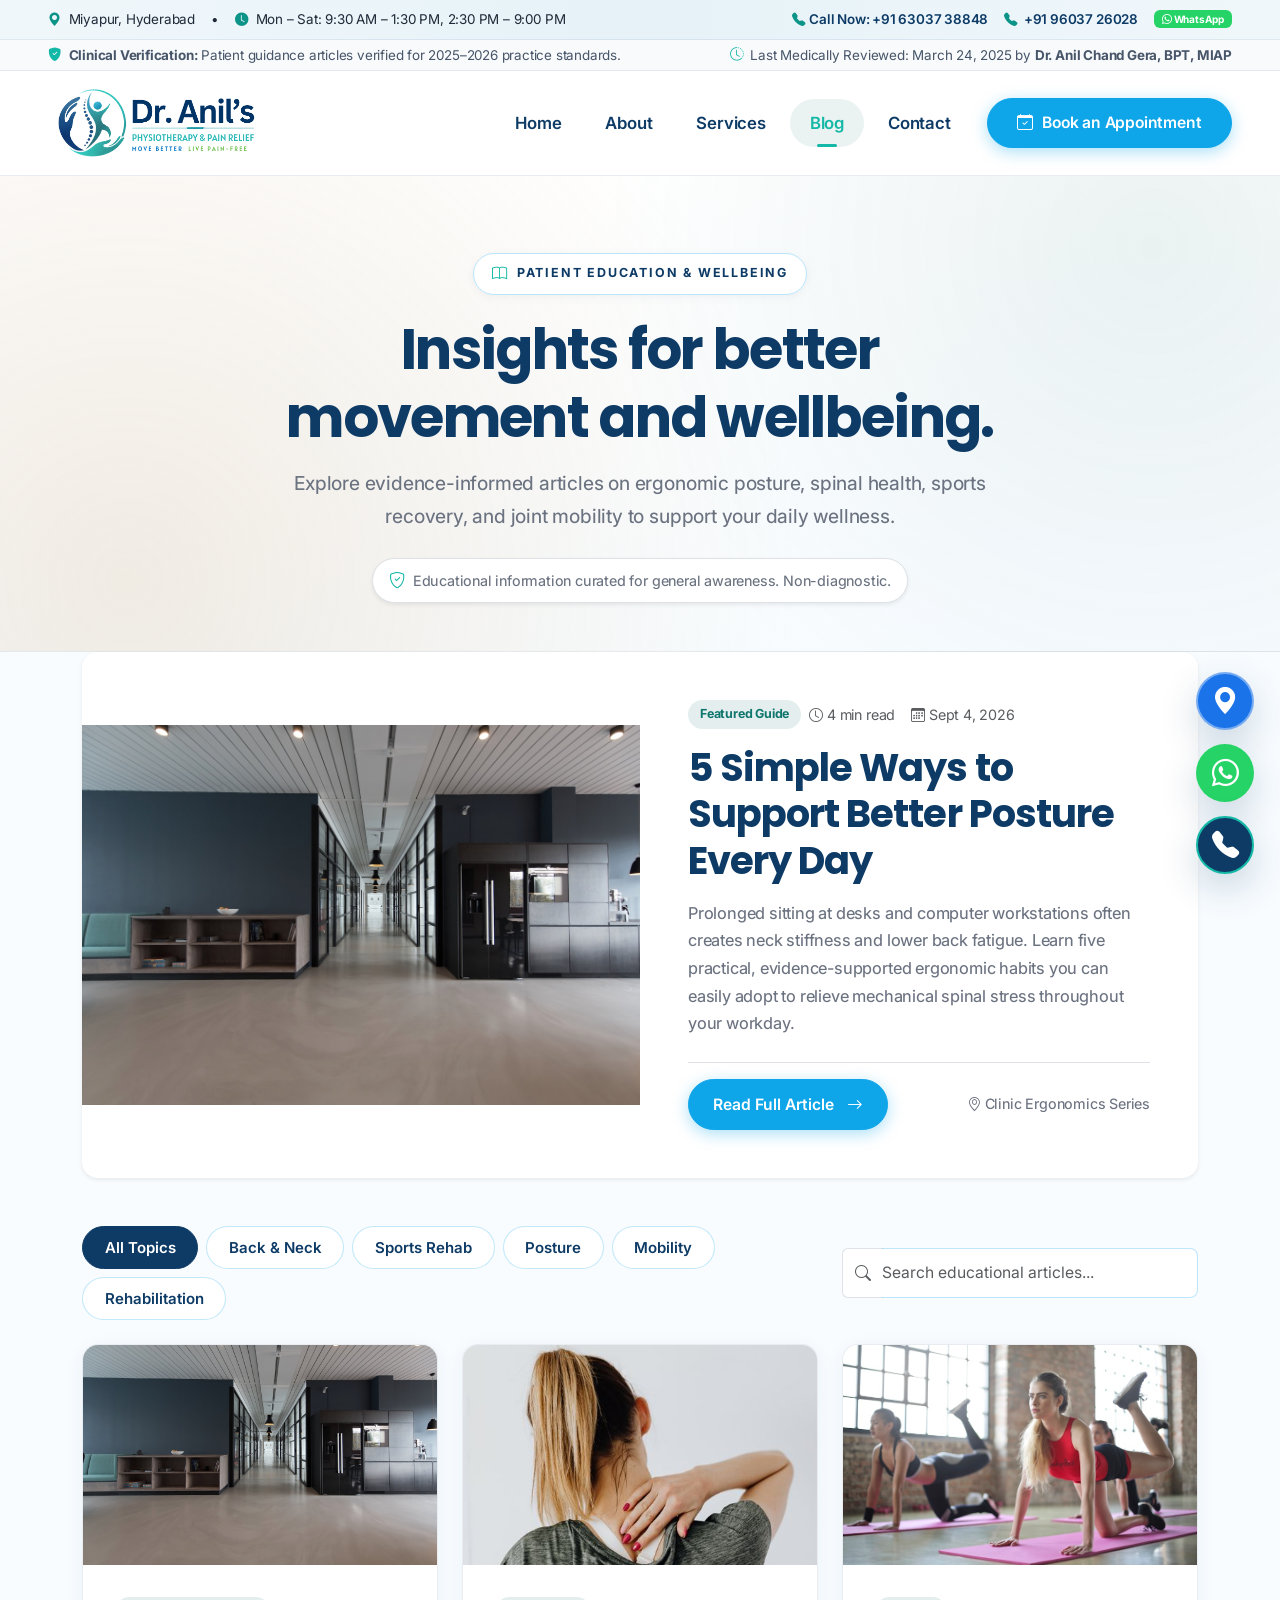
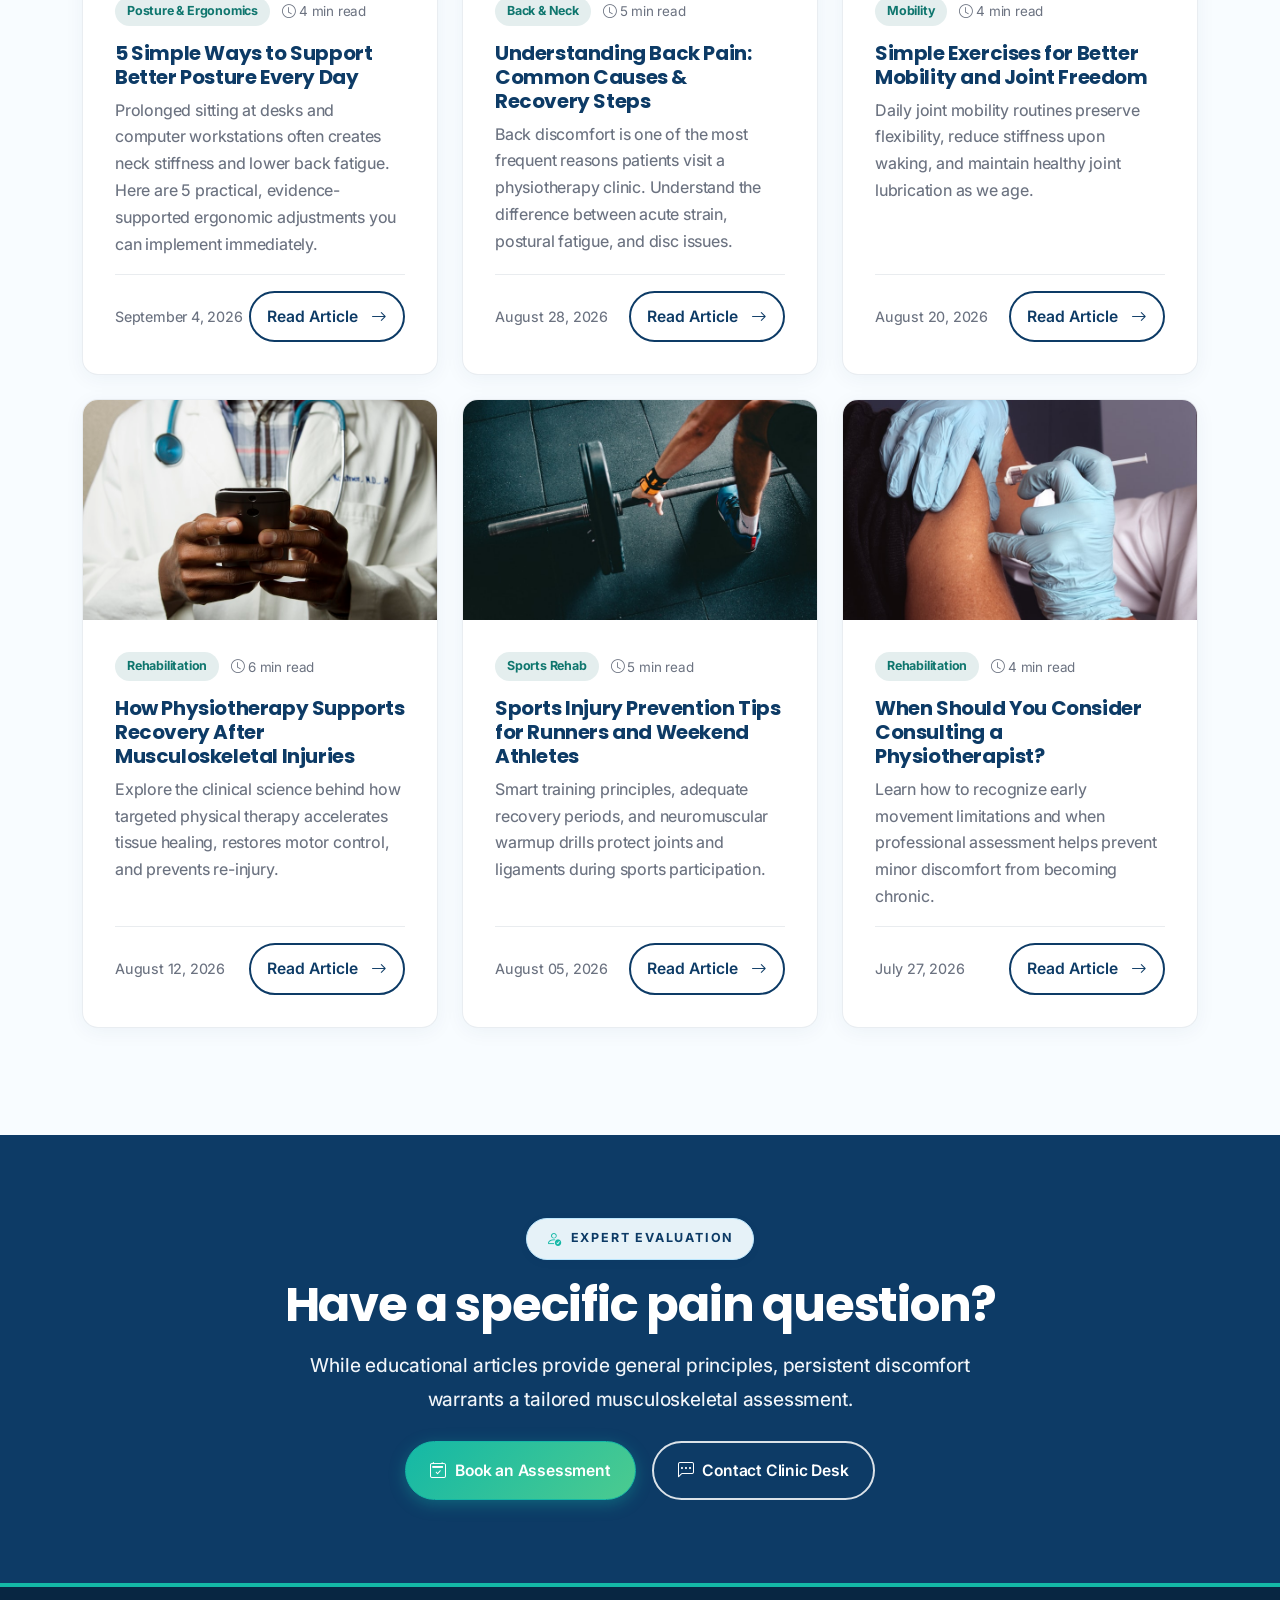
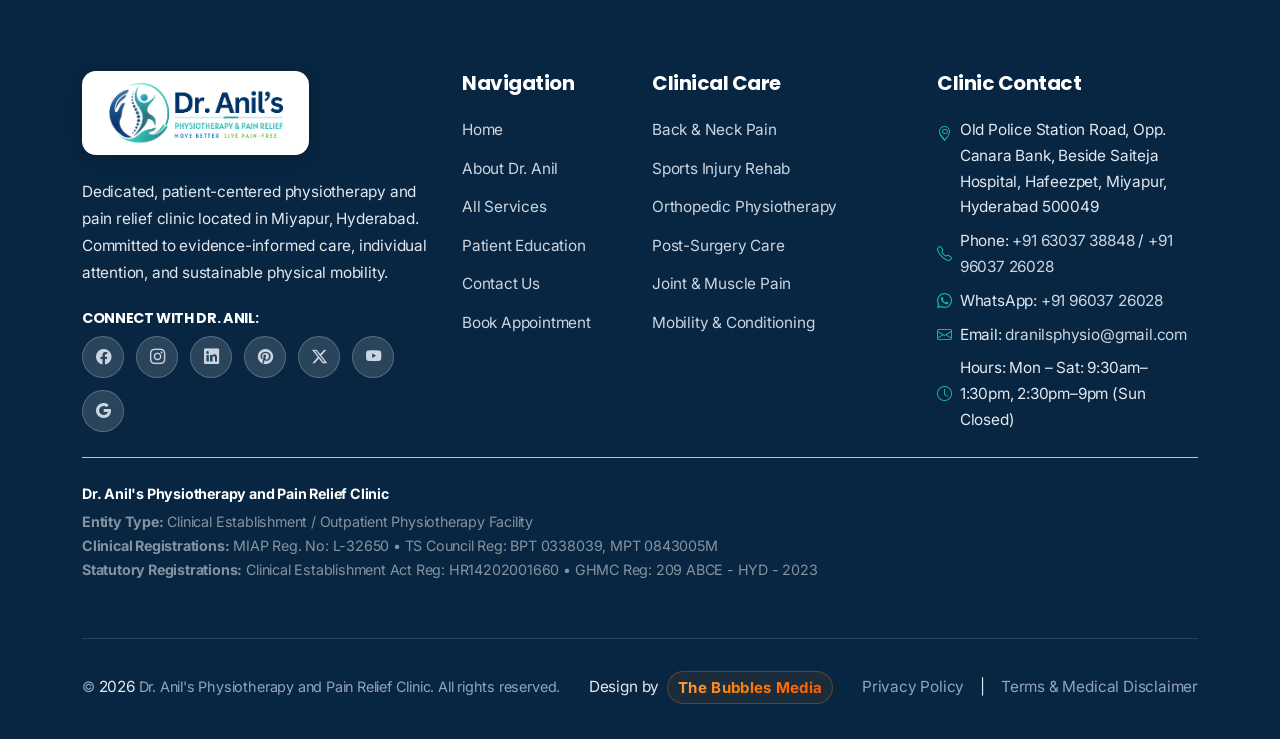
<file: blog.html>
<!DOCTYPE html>
<html lang="en">

<head>
  <meta charset="UTF-8">
  <meta name="viewport" content="width=device-width, initial-scale=1.0">

  <!-- Google Site Verification -->
  <meta name="google-site-verification" content="qMdYKxE7szCOAEHw2FJW9yC_l4rjeyGO4z61A4FJg20" />

  <!-- Google tag (gtag.js) -->
  <script async src="https://www.googletagmanager.com/gtag/js?id=G-LG5P1H8548"></script>
  <script>
    window.dataLayer = window.dataLayer || [];
    function gtag(){dataLayer.push(arguments);}
    gtag('js', new Date());

    gtag('config', 'G-LG5P1H8548');
  </script>

  <!-- Google Tag Manager -->
  <script>(function(w,d,s,l,i){w[l]=w[l]||[];w[l].push({'gtm.start':
  new Date().getTime(),event:'gtm.js'});var f=d.getElementsByTagName(s)[0],
  j=d.createElement(s),dl=l!='dataLayer'?'&l='+l:'';j.async=true;j.src=
  'https://www.googletagmanager.com/gtm.js?id='+i+dl;f.parentNode.insertBefore(j,f);
  })(window,document,'script','dataLayer','GTM-NV4THXWF');</script>
  <!-- End Google Tag Manager -->

  <!-- Meta Pixel Code -->
  <script>
    !function(f,b,e,v,n,t,s)
    {if(f.fbq)return;n=f.fbq=function(){n.callMethod?
    n.callMethod.apply(n,arguments):n.queue.push(arguments)};
    if(!f._fbq)f._fbq=n;n.push=n;n.loaded=!0;n.version='2.0';
    n.queue=[];t=b.createElement(e);t.async=!0;
    t.src=v;s=b.getElementsByTagName(e)[0];
    s.parentNode.insertBefore(t,s)}(window, document,'script',
    'https://connect.facebook.net/en_US/fbevents.js');
    fbq('init', '1884537529625614');
    fbq('track', 'PageView');
  </script>
  <noscript><img height="1" width="1" class="meta-pixel-img" alt=""
    src="https://www.facebook.com/tr?id=1884537529625614&ev=PageView&noscript=1"
  /></noscript>
  <!-- End Meta Pixel Code -->

  <!-- Primary SEO Meta Tags -->
  <title>Physiotherapy &amp; Pain Relief Health Blog | Dr. Anil's Physio Care</title>
  <meta name="description"
    content="Evidence-informed clinical guides on posture correction, back pain recovery, joint mobility, and sports injury prevention by Dr. Anil Chand Gera in Miyapur, Hyderabad.">
  <meta name="keywords"
    content="Physiotherapy blog Hyderabad, Posture habits desk workers, Back pain causes recovery, Sports injury prevention, Mobility exercises Hyderabad, Dr Anil physiotherapy blog, Sciatica recovery tips">
  <meta name="author" content="Dr. Anil's Physiotherapy and Pain Relief Clinic">
  <meta name="robots" content="index, follow, max-image-preview:large, max-snippet:-1, max-video-preview:-1">
  <meta http-equiv="content-language" content="en-IN">

  <!-- GEO & Local Search Meta Tags -->
  <meta name="geo.region" content="IN-TG">
  <meta name="geo.placename" content="Miyapur, Hyderabad">
  <meta name="geo.position" content="17.494816;78.355789">
  <meta name="ICBM" content="17.494816, 78.355789">

  <!-- Canonical Tag -->
  <link rel="canonical" href="https://dranilphysiocare.com/blog.html">

  <!-- Open Graph / Meta Ads -->
  <meta property="og:type" content="blog">
  <meta property="og:url" content="https://dranilphysiocare.com/blog.html">
  <meta property="og:title" content="Physiotherapy &amp; Pain Relief Health Blog | Dr. Anil's Physio Care">
  <meta property="og:description"
    content="Educational insights on posture, joint mobility, athletic recovery, and back pain prevention.">
  <meta property="og:image" content="https://dranilphysiocare.com/assets/images/blog-featured.jpg">
  <meta property="og:site_name" content="Dr. Anil's Physiotherapy &amp; Pain Relief Clinic">
  <meta property="og:locale" content="en_IN">

  <!-- Twitter Card -->
  <meta name="twitter:card" content="summary_large_image">
  <meta name="twitter:title" content="Physiotherapy Educational Blog - Dr. Anil's Clinic">
  <meta name="twitter:description"
    content="Evidence-informed posture, mobility, and recovery tips for everyday health.">
  <meta name="twitter:image" content="https://dranilphysiocare.com/assets/images/blog-featured.jpg">

  <!-- Favicon -->
  <link rel="icon" type="image/png" href="assets/icons/fevicon.png">
  <link rel="apple-touch-icon" href="assets/icons/fevicon.png">
  <link rel="alternate icon" href="favicon.ico">

  <!-- Google Fonts (Plus Jakarta Sans & Playfair Display Italic) -->
  <link rel="preconnect" href="https://fonts.googleapis.com">
  <link rel="preconnect" href="https://fonts.gstatic.com" crossorigin>
  <link
    href="https://fonts.googleapis.com/css2?family=Plus+Jakarta+Sans:ital,wght@0,300;0,400;0,500;0,600;0,700;0,800;1,400;1,600;1,700&family=Playfair+Display:ital,wght@1,400;1,600&display=swap"
    rel="stylesheet">

  <!-- Bootstrap 5 CSS & Bootstrap Icons CDN -->
  <link href="https://cdn.jsdelivr.net/npm/bootstrap@5.3.3/dist/css/bootstrap.min.css" rel="stylesheet"
    integrity="sha384-QWTKZyjpPEjISv5WaRU9OFeRpok6YctnYmDr5pNlyT2bRjXh0JMhjY6hW+ALEwIH" crossorigin="anonymous">
  <link rel="stylesheet" href="https://cdn.jsdelivr.net/npm/bootstrap-icons@1.11.3/font/bootstrap-icons.min.css">

  <!-- Custom Master Stylesheet -->
  <link rel="stylesheet" href="css/style.css">

  <!-- JSON-LD Structured Data: Blog & BlogPosting (GEO & AEO) -->
  <script type="application/ld+json">
  {
    "@context": "https://schema.org",
    "@graph": [
      {
        "@type": "Blog",
        "@id": "https://dranilphysiocare.com/blog.html#blog",
        "url": "https://dranilphysiocare.com/blog.html",
        "name": "Dr. Anil's Physiotherapy Education Blog",
        "description": "Educational clinical articles on joint health, spinal biomechanics, workstation ergonomics, and active recovery.",
        "isPartOf": { "@id": "https://dranilphysiocare.com/#website" },
        "speakable": {
          "@type": "SpeakableSpecification",
          "cssSelector": [
            "#blog-hero-title",
            ".lead",
            ".blog-card h3 a"
          ]
        },
        "publisher": {
          "@type": ["PhysiotherapyClinic", "MedicalClinic", "LocalBusiness"],
          "@id": "https://dranilphysiocare.com/#clinic",
          "name": "Dr. Anil's Physiotherapy and Pain Relief Clinic",
          "url": "https://dranilphysiocare.com/"
        }
      },
      {
        "@type": "BlogPosting",
        "headline": "5 Simple Ways to Support Better Posture Every Day",
        "image": "https://dranilphysiocare.com/assets/images/blog-featured.jpg",
        "datePublished": "2026-09-04",
        "dateModified": "2026-09-22",
        "author": {
          "@type": "Person",
          "name": "Dr. Anil Chand Gera",
          "jobTitle": "Founder & Senior Consultant Physiotherapist",
          "url": "https://dranilphysiocare.com/about.html"
        },
        "publisher": {
          "@type": "Organization",
          "name": "Dr. Anil's Physiotherapy Clinic",
          "logo": {
            "@type": "ImageObject",
            "url": "https://dranilphysiocare.com/assets/icons/logo.png"
          }
        },
        "description": "5 practical ergonomic adjustments to support spine health and relieve workstation cervical and lumbar fatigue."
      }
    ]
  }
  </script>
</head>

<body>
  <!-- Google Tag Manager (noscript) -->
  <noscript><iframe src="https://www.googletagmanager.com/ns.html?id=GTM-NV4THXWF"
  height="0" width="0" class="gtm-noscript-frame"></iframe></noscript>
  <!-- End Google Tag Manager (noscript) -->

  <!-- Top Announcement & Quick Contact Bar -->
  <div class="top-announcement-bar d-none d-md-block">
    <div class="container-fluid px-3 px-md-4 px-xl-5 container-max-1720">
      <div class="d-flex justify-content-between align-items-center">
        <div class="d-flex align-items-center gap-3">
          <span><i class="bi bi-geo-alt-fill text-sand me-1"></i> Miyapur, Hyderabad</span>
          <span>&bull;</span>
          <span><i class="bi bi-clock-fill text-sand me-1"></i> Mon &ndash; Sat: 9:30 AM &ndash; 1:30 PM, 2:30 PM
            &ndash; 9:00 PM</span>
        </div>
        <div class="d-flex align-items-center gap-3">
          <a href="tel:+916303738848" class="fw-semibold"><i class="bi bi-telephone-fill text-teal me-1"></i>Call Now:
            +91 63037 38848</a>
          <a href="tel:+919603726028" class="fw-semibold d-none d-xl-inline"><i
              class="bi bi-telephone-fill text-teal me-1"></i> +91 96037 26028</a>
          <a href="https://wa.me/919603726028?text=Hello%20Dr.%20Anil's%20Clinic,%20I%20would%20like%20to%20enquire%20about%20an%20appointment."
            target="_blank" rel="noopener noreferrer" class="badge text-white px-2 py-1 btn-whatsapp-pill"><i class="bi bi-whatsapp"></i> WhatsApp</a>
        </div>
      </div>
    </div>
  </div>

  <!-- Content Freshness & Clinical Verification Banner (GEO & Recency Signal) -->
  <div class="clinical-freshness-bar py-1 d-none d-lg-block">
    <div class="container-fluid px-3 px-md-4 px-xl-5 container-max-1720">
      <div class="d-flex justify-content-between align-items-center">
        <span>
          <i class="bi bi-shield-fill-check text-teal me-1"></i>
          <strong>Clinical Verification:</strong> Patient guidance articles verified for 2025&ndash;2026 practice standards.
        </span>
        <span>
          <i class="bi bi-clock-history text-teal me-1"></i>
          Last Medically Reviewed: <time datetime="2025-03-24">March 24, 2025</time> by <strong>Dr. Anil Chand Gera, BPT, MIAP</strong>
        </span>
      </div>
    </div>
  </div>

  <!-- Global Sticky Header -->
  <header class="site-header" role="banner">
    <nav class="navbar navbar-expand-lg py-3" aria-label="Main Navigation">
      <div class="container-fluid px-3 px-md-4 px-xl-5 container-max-1720">
        <!-- Clinic Logo / Wordmark -->
        <a class="navbar-brand-custom" href="index.html" aria-label="Dr. Anil's Physiotherapy and Pain Relief Clinic Home">
          <img src="assets/icons/logo.png" alt="Dr. Anil's Physiotherapy &amp; Pain Relief" class="navbar-brand-logo">
        </a>

        <!-- Mobile Hamburger Toggle -->
        <button class="navbar-toggler border-0 shadow-none p-2" type="button" data-bs-toggle="collapse"
          data-bs-target="#navbarMainMenu" aria-controls="navbarMainMenu" aria-expanded="false"
          aria-label="Toggle navigation menu">
          <i class="bi bi-list fs-2 text-navy"></i>
        </button>

        <!-- Navigation Links & Action CTA -->
        <div class="collapse navbar-collapse" id="navbarMainMenu">
          <ul class="navbar-nav ms-auto align-items-lg-center gap-1 my-2 my-lg-0">
            <li class="nav-item">
              <a class="nav-link nav-link-custom" href="index.html">Home</a>
            </li>
            <li class="nav-item">
              <a class="nav-link nav-link-custom" href="about.html">About</a>
            </li>
            <li class="nav-item">
              <a class="nav-link nav-link-custom" href="services.html">Services</a>
            </li>
            <li class="nav-item">
              <a class="nav-link nav-link-custom active" aria-current="page" href="blog.html">Blog</a>
            </li>
            <li class="nav-item">
              <a class="nav-link nav-link-custom" href="contact.html">Contact</a>
            </li>
          </ul>

          <div class="d-flex align-items-center gap-2 ms-lg-3 mt-3 mt-lg-0">
            <a href="contact.html#book" class="btn btn-navy btn-book-cta w-100 w-lg-auto" data-placement="Header CTA">
              <i class="bi bi-calendar-check"></i> Book an Appointment
            </a>
          </div>
        </div>
      </div>
    </nav>
  </header>

  <main id="main-content">
    <!-- ==========================================================================
         HERO SECTION
         ========================================================================== -->
    <section class="hero-wrapper pb-5" aria-labelledby="blog-hero-title">
      <div class="container position-relative z-index-1">
        <div class="row justify-content-center text-center">
          <div class="col-lg-8">
            <div class="eyebrow-badge">
              <i class="bi bi-book"></i> PATIENT EDUCATION &amp; WELLBEING
            </div>
            <h1 id="blog-hero-title" class="display-4 fw-bold mb-3 text-navy">
              Insights for better movement and wellbeing.
            </h1>
            <p class="lead mb-4">
              Explore evidence-informed articles on ergonomic posture, spinal health, sports recovery, and joint
              mobility to support your daily wellness.
            </p>
            <div class="p-2 bg-white rounded-pill border shadow-sm d-inline-flex align-items-center gap-2 px-3">
              <i class="bi bi-shield-check text-teal"></i>
              <span class="small text-muted-custom">Educational information curated for general awareness.
                Non-diagnostic.</span>
            </div>
          </div>
        </div>
      </div>
    </section>

    <!-- ==========================================================================
         FEATURED ARTICLE SECTION
         ========================================================================== -->
    <section class="section-padding pt-0 bg-off-white" aria-labelledby="featured-heading">
      <div class="container">
        <div class="card border-0 shadow-sm rounded-4 overflow-hidden bg-white mb-5">
          <div class="row g-0 align-items-center">
            <div class="col-lg-6">
              <img src="assets/images/blog-featured.jpg" alt="Ergonomic workstation posture and spine support"
                class="w-100 h-100 object-fit-cover blog-hero-img">
            </div>
            <div class="col-lg-6 p-4 p-md-5">
              <div class="d-flex align-items-center gap-2 mb-3">
                <span class="blog-category-pill">Featured Guide</span>
                <span class="text-muted small"><i class="bi bi-clock me-1"></i>4 min read</span>
                <span class="text-muted small ms-2"><i class="bi bi-calendar3 me-1"></i>Sept 4, 2026</span>
              </div>
              <h2 id="featured-heading" class="fw-bold font-heading text-navy mb-3">
                5 Simple Ways to Support Better Posture Every Day
              </h2>
              <p class="text-muted-custom mb-4 line-height-17">
                Prolonged sitting at desks and computer workstations often creates neck stiffness and lower back
                fatigue. Learn five practical, evidence-supported ergonomic habits you can easily adopt to relieve
                mechanical spinal stress throughout your workday.
              </p>
              <div class="d-flex flex-wrap align-items-center justify-content-between gap-3 pt-3 border-top">
                <button type="button" class="btn btn-navy rounded-pill px-4 article-modal-trigger"
                  data-id="posture-habits-desk-workers">
                  Read Full Article <i class="bi bi-arrow-right ms-1"></i>
                </button>
                <span class="small text-muted-custom"><i class="bi bi-geo-alt me-1"></i>Clinic Ergonomics Series</span>
              </div>
            </div>
          </div>
        </div>

        <!-- ==========================================================================
             SEARCH & CATEGORY FILTER CONTROLS
             ========================================================================== -->
        <div class="row align-items-center justify-content-between mb-4 gy-3">
          <div class="col-md-7">
            <div class="d-flex flex-wrap gap-2">
              <button type="button" class="filter-btn blog-filter-btn active" data-category="all">All Topics</button>
              <button type="button" class="filter-btn blog-filter-btn" data-category="back-neck">Back &amp;
                Neck</button>
              <button type="button" class="filter-btn blog-filter-btn" data-category="sports">Sports Rehab</button>
              <button type="button" class="filter-btn blog-filter-btn" data-category="posture">Posture</button>
              <button type="button" class="filter-btn blog-filter-btn" data-category="mobility">Mobility</button>
              <button type="button" class="filter-btn blog-filter-btn" data-category="rehab">Rehabilitation</button>
            </div>
          </div>

          <div class="col-md-4">
            <div class="input-group">
              <span class="input-group-text bg-white border-end-0 text-muted">
                <i class="bi bi-search"></i>
              </span>
              <input type="text" id="blogSearchInput" class="form-control border-start-0 ps-0 form-control-custom"
                placeholder="Search educational articles..." aria-label="Search blog articles">
            </div>
          </div>
        </div>

        <!-- ==========================================================================
             BLOG ARTICLE GRID (Dynamic JavaScript Rendered)
             ========================================================================== -->
        <div class="row" id="blogArticleGrid">
          <!-- Fallback Server-Side / Initial Articles (Populated by JS Engine) -->
        </div>

        <!-- Empty State Message -->
        <div id="blogEmptyState" class="text-center py-5 d-none">
          <div class="text-muted fs-1 mb-2"><i class="bi bi-search"></i></div>
          <h4 class="fw-bold text-navy">No articles found</h4>
          <p class="text-muted-custom">We could not find any articles matching your search terms. Try clearing the
            search bar or choosing another category.</p>
        </div>
      </div>
    </section>

    <!-- ==========================================================================
         BLOG CTA
         ========================================================================== -->
    <section class="section-padding bg-navy text-white text-center" aria-labelledby="blog-cta-heading">
      <div class="container">
        <div class="row justify-content-center">
          <div class="col-lg-8">
            <div class="eyebrow-badge bg-warm-sand-light text-navy mb-3">
              <i class="bi bi-person-check"></i> EXPERT EVALUATION
            </div>
            <h2 id="blog-cta-heading" class="display-5 fw-bold mb-3 text-white">Have a specific pain question?</h2>
            <p class="lead text-white-50 mb-4">
              While educational articles provide general principles, persistent discomfort warrants a tailored
              musculoskeletal assessment.
            </p>
            <div class="d-flex flex-wrap gap-3 justify-content-center">
              <a href="contact.html#book" class="btn btn-teal btn-book-cta px-4 py-3" data-placement="Blog Bottom CTA">
                <i class="bi bi-calendar2-check"></i> Book an Assessment
              </a>
              <a href="contact.html" class="btn btn-outline-white px-4 py-3">
                <i class="bi bi-chat-left-dots"></i> Contact Clinic Desk
              </a>
            </div>
          </div>
        </div>
      </div>
    </section>
  </main>

  <!-- ==========================================================================
       ARTICLE READER ACCESSIBLE MODAL
       ========================================================================== -->
  <div class="modal fade modal-custom" id="articleReaderModal" tabindex="-1" aria-labelledby="blogModalTitle"
    aria-hidden="true">
    <div class="modal-dialog modal-lg modal-dialog-centered modal-dialog-scrollable">
      <div class="modal-content">
        <div class="modal-header d-flex align-items-center justify-content-between">
          <div>
            <h4 class="modal-title font-heading text-navy fw-bold" id="blogModalTitle">Article Title</h4>
            <div id="blogModalMeta" class="mt-1"></div>
          </div>
          <button type="button" class="btn-close" data-bs-dismiss="modal" aria-label="Close modal"></button>
        </div>
        <div class="modal-body">
          <div class="mb-4 rounded-3 overflow-hidden shadow-sm blog-preview-box">
            <img id="blogModalImage" src="assets/images/blog-featured.jpg" alt="" class="w-100 h-100 object-fit-cover">
          </div>
          <div id="blogModalBody" class="article-text-content">
            <!-- Article Body Content Injected by script.js -->
          </div>
          <div class="p-3 mt-4 bg-off-white rounded-3 border">
            <small class="text-muted-custom d-block">
              <strong>Medical Disclaimer:</strong> The insights presented here are for educational and general mobility
              guidance only. They do not constitute formal medical diagnosis or replace individual consultations with
              Dr. Anil or another licensed healthcare practitioner.
            </small>
          </div>
        </div>
        <div class="modal-footer justify-content-between bg-light">
          <button type="button" class="btn btn-outline-navy rounded-pill px-4" data-bs-dismiss="modal">Close</button>
          <a href="contact.html#book" class="btn btn-navy rounded-pill px-4 btn-book-cta">
            Book Consultation <i class="bi bi-calendar-check ms-1"></i>
          </a>
        </div>
      </div>
    </div>
  </div>

  <!-- ==========================================================================
       FOOTER
       ========================================================================== -->
  <footer class="site-footer" role="contentinfo">
    <div class="container">
      <div class="row g-4 justify-content-between">
        <div class="col-lg-4 col-md-6">
          <a href="index.html" class="footer-brand-card d-inline-block mb-3" aria-label="Dr. Anil's Physiotherapy Clinic Home">
            <img src="assets/icons/logo.png" alt="Dr. Anil's Physiotherapy &amp; Pain Relief" class="footer-brand-logo">
          </a>
          <p class="footer-desc-text">
            Dedicated, patient-centered physiotherapy and pain relief clinic located in Miyapur, Hyderabad. Committed to
            evidence-informed care, individual attention, and sustainable physical mobility.
          </p>
          <div class="mt-4">
            <h6 class="text-white small text-uppercase fw-bold mb-2">Connect with Dr. Anil:</h6>
            <ul class="social-links-list">
              <li><a href="https://www.facebook.com/dranilsphysiotherapy/" target="_blank" rel="noopener noreferrer"
                  class="social-link-btn" aria-label="Facebook"><i class="bi bi-facebook"></i></a></li>
              <li><a href="https://www.instagram.com/dranilsphysiotherapy" target="_blank" rel="noopener noreferrer"
                  class="social-link-btn" aria-label="Instagram"><i class="bi bi-instagram"></i></a></li>
              <li><a href="https://www.linkedin.com/company/dr-anils-physiotherapy/" target="_blank"
                  rel="noopener noreferrer" class="social-link-btn" aria-label="LinkedIn"><i
                    class="bi bi-linkedin"></i></a></li>
              <li><a href="https://www.pinterest.com/dranilsphysiotherapy/" target="_blank" rel="noopener noreferrer"
                  class="social-link-btn" aria-label="Pinterest"><i class="bi bi-pinterest"></i></a></li>
              <li><a href="https://x.com/dranilsphysio" target="_blank" rel="noopener noreferrer"
                  class="social-link-btn" aria-label="X (Twitter)"><i class="bi bi-twitter-x"></i></a></li>
              <li><a href="https://www.youtube.com/@DrAnilphysiotherapy" target="_blank" rel="noopener noreferrer"
                  class="social-link-btn" aria-label="YouTube"><i class="bi bi-youtube"></i></a></li>
              <li><a href="https://share.google/oYsHqs1YdW2rj2v3g" target="_blank" rel="noopener noreferrer"
                  class="social-link-btn" aria-label="Google Business Profile"><i class="bi bi-google"></i></a></li>
            </ul>
          </div>
        </div>

        <div class="col-lg-2 col-md-6">
          <h4 class="text-white font-heading">Navigation</h4>
          <ul class="footer-link-list">
            <li><a href="index.html">Home</a></li>
            <li><a href="about.html">About Dr. Anil</a></li>
            <li><a href="services.html">All Services</a></li>
            <li><a href="blog.html">Patient Education</a></li>
            <li><a href="contact.html">Contact Us</a></li>
            <li><a href="contact.html#book">Book Appointment</a></li>
          </ul>
        </div>

        <div class="col-lg-3 col-md-6">
          <h4 class="text-white font-heading">Clinical Care</h4>
          <ul class="footer-link-list">
            <li><a href="services.html#back-neck">Back &amp; Neck Pain</a></li>
            <li><a href="services.html#sports-rehab">Sports Injury Rehab</a></li>
            <li><a href="services.html#orthopedic">Orthopedic Physiotherapy</a></li>
            <li><a href="services.html#post-surgery">Post-Surgery Care</a></li>
            <li><a href="services.html#joint-muscle">Joint &amp; Muscle Pain</a></li>
            <li><a href="services.html#mobility-strength">Mobility &amp; Conditioning</a></li>
          </ul>
        </div>

        <div class="col-lg-3 col-md-6">
          <h4 class="text-white font-heading">Clinic Contact</h4>
          <div class="d-flex flex-column gap-2 footer-contact-list">
            <div class="d-flex align-items-start gap-2">
              <i class="bi bi-geo-alt text-sand mt-1"></i>
              <span>Old Police Station Road, Opp. Canara Bank, Beside Saiteja Hospital, Hafeezpet, Miyapur, Hyderabad
                500049</span>
            </div>
            <div class="d-flex align-items-center gap-2">
              <i class="bi bi-telephone text-sand"></i>
              <span>Phone: <a href="tel:+916303738848" class="text-white text-decoration-none">+91 63037 38848</a> / <a
                  href="tel:+919603726028" class="text-white text-decoration-none">+91 96037 26028</a></span>
            </div>
            <div class="d-flex align-items-center gap-2">
              <i class="bi bi-whatsapp text-sand"></i>
              <span>WhatsApp: <a href="https://wa.me/919603726028" target="_blank" rel="noopener noreferrer"
                  class="text-white text-decoration-none">+91 96037 26028</a></span>
            </div>
            <div class="d-flex align-items-center gap-2">
              <i class="bi bi-envelope text-sand"></i>
              <span>Email: <a href="mailto:dranilsphysio@gmail.com"
                  class="text-white text-decoration-none">dranilsphysio@gmail.com</a></span>
            </div>
            <div class="d-flex align-items-center gap-2">
              <i class="bi bi-clock text-sand"></i>
              <span>Hours: Mon &ndash; Sat: 9:30am&ndash;1:30pm, 2:30pm&ndash;9pm (Sun Closed)</span>
            </div>
          </div>
        </div>
      </div>

      <!-- Explicit Business Transparency, Legal Identity & Clinical Governance (AEO & AI Verification) -->
      <div class="footer-legal-bar border-top border-secondary-subtle pt-4 mt-4 text-white-50 small">
        <div class="fw-bold text-white mb-1">Dr. Anil's Physiotherapy and Pain Relief Clinic</div>
        <div><strong>Entity Type:</strong> Clinical Establishment / Outpatient Physiotherapy Facility</div>
        <div><strong>Clinical Registrations:</strong> MIAP Reg. No: L-32650 &bull; TS Council Reg: BPT 0338039, MPT 0843005M</div>
        <div><strong>Statutory Registrations:</strong> Clinical Establishment Act Reg: HR14202001660 &bull; GHMC Reg: 209 ABCE - HYD - 2023</div>
      </div>

      <div
        class="footer-bottom d-flex flex-column flex-lg-row justify-content-between align-items-center gap-3 text-center text-lg-start">
        <div>
          &copy; <span id="currentYear">2026</span> Dr. Anil's Physiotherapy and Pain Relief Clinic. All rights
          reserved.
        </div>
        <div class="footer-credit">
          <span>Design by</span>
          <a href="https://thebubblesmedia.com/" target="_blank" rel="noopener noreferrer" class="bubbles-media-link"
            title="The Bubbles Media">
            <span class="bubbles-text">The Bubbles Media</span>
            <span class="bubbles-fx" aria-hidden="true">
              <span class="bubble b1"></span>
              <span class="bubble b2"></span>
              <span class="bubble b3"></span>
              <span class="bubble b4"></span>
              <span class="bubble b5"></span>
              <span class="bubble b6"></span>
            </span>
          </a>
        </div>
        <div class="d-flex gap-3">
          <a href="privacy-policy.html" class="text-white-50 text-decoration-none">Privacy Policy</a>
          <span class="text-white-50">|</span>
          <a href="terms.html" class="text-white-50 text-decoration-none">Terms &amp; Medical Disclaimer</a>
        </div>
      </div>
    </div>
  </footer>

  <!-- Floating Action Buttons -->
  <aside class="fab-container" aria-label="Quick Navigation and Contact">
    <a href="https://www.google.com/maps/dir//Dr.+Anil's+Physiotherapy+and+pain+relief+clinic,+Old,+police+station+road,+opp.+canara+bank,+beside+saiteja+hospital,+Nandini+Nagar,+Ambedkar+Nagar,+Hafeezpet,+Miyapur,+Hyderabad,+Telangana+500049/@17.5210052,78.3441855,14z/data=!3m1!4b1!4m8!4m7!1m0!1m5!1m1!1s0x3bcb93d4b69f5965:0x624e3634330eff83!2m2!1d78.3583637!2d17.4948113?entry=ttu&amp;g_ep=EgoyMDI2MDkxNi4wIKXMDSoASAFQAw%3D%3D"
      target="_blank" rel="noopener noreferrer" class="fab-btn fab-btn-directions" aria-label="Get Directions on Google Maps"
      data-source="Floating Directions Button">
      <i class="bi bi-geo-alt-fill"></i>
      <span class="fab-tooltip">Get Directions</span>
    </a>
    <a href="https://wa.me/919603726028?text=Hello%20Dr.%20Anil's%20Clinic,%20I%20would%20like%20to%20enquire%20about%20physiotherapy%20services."
      target="_blank" rel="noopener noreferrer" class="fab-btn fab-btn-whatsapp" aria-label="Chat on WhatsApp"
      data-source="Floating WhatsApp Button">
      <i class="bi bi-whatsapp"></i>
      <span class="fab-tooltip">WhatsApp: +91 96037 26028</span>
    </a>
    <a href="tel:+916303738848" class="fab-btn fab-btn-call" aria-label="Call clinic directly"
      data-source="Floating Call Button">
      <i class="bi bi-telephone-fill"></i>
      <span class="fab-tooltip">Call: +91 63037 38848</span>
    </a>
  </aside>

  <!-- Bootstrap 5 JS Bundle & Custom Script -->
  <script src="https://cdn.jsdelivr.net/npm/bootstrap@5.3.3/dist/js/bootstrap.bundle.min.js"
    integrity="sha384-YvpcrYf0tY3lHB60NNkmXc5s9fDVZLESaAA55NDzOxhy9GkcIdslK1eN7N6jIeHz"
    crossorigin="anonymous"></script>
  <script src="js/script.js"></script>
</body>

</html>
</file>
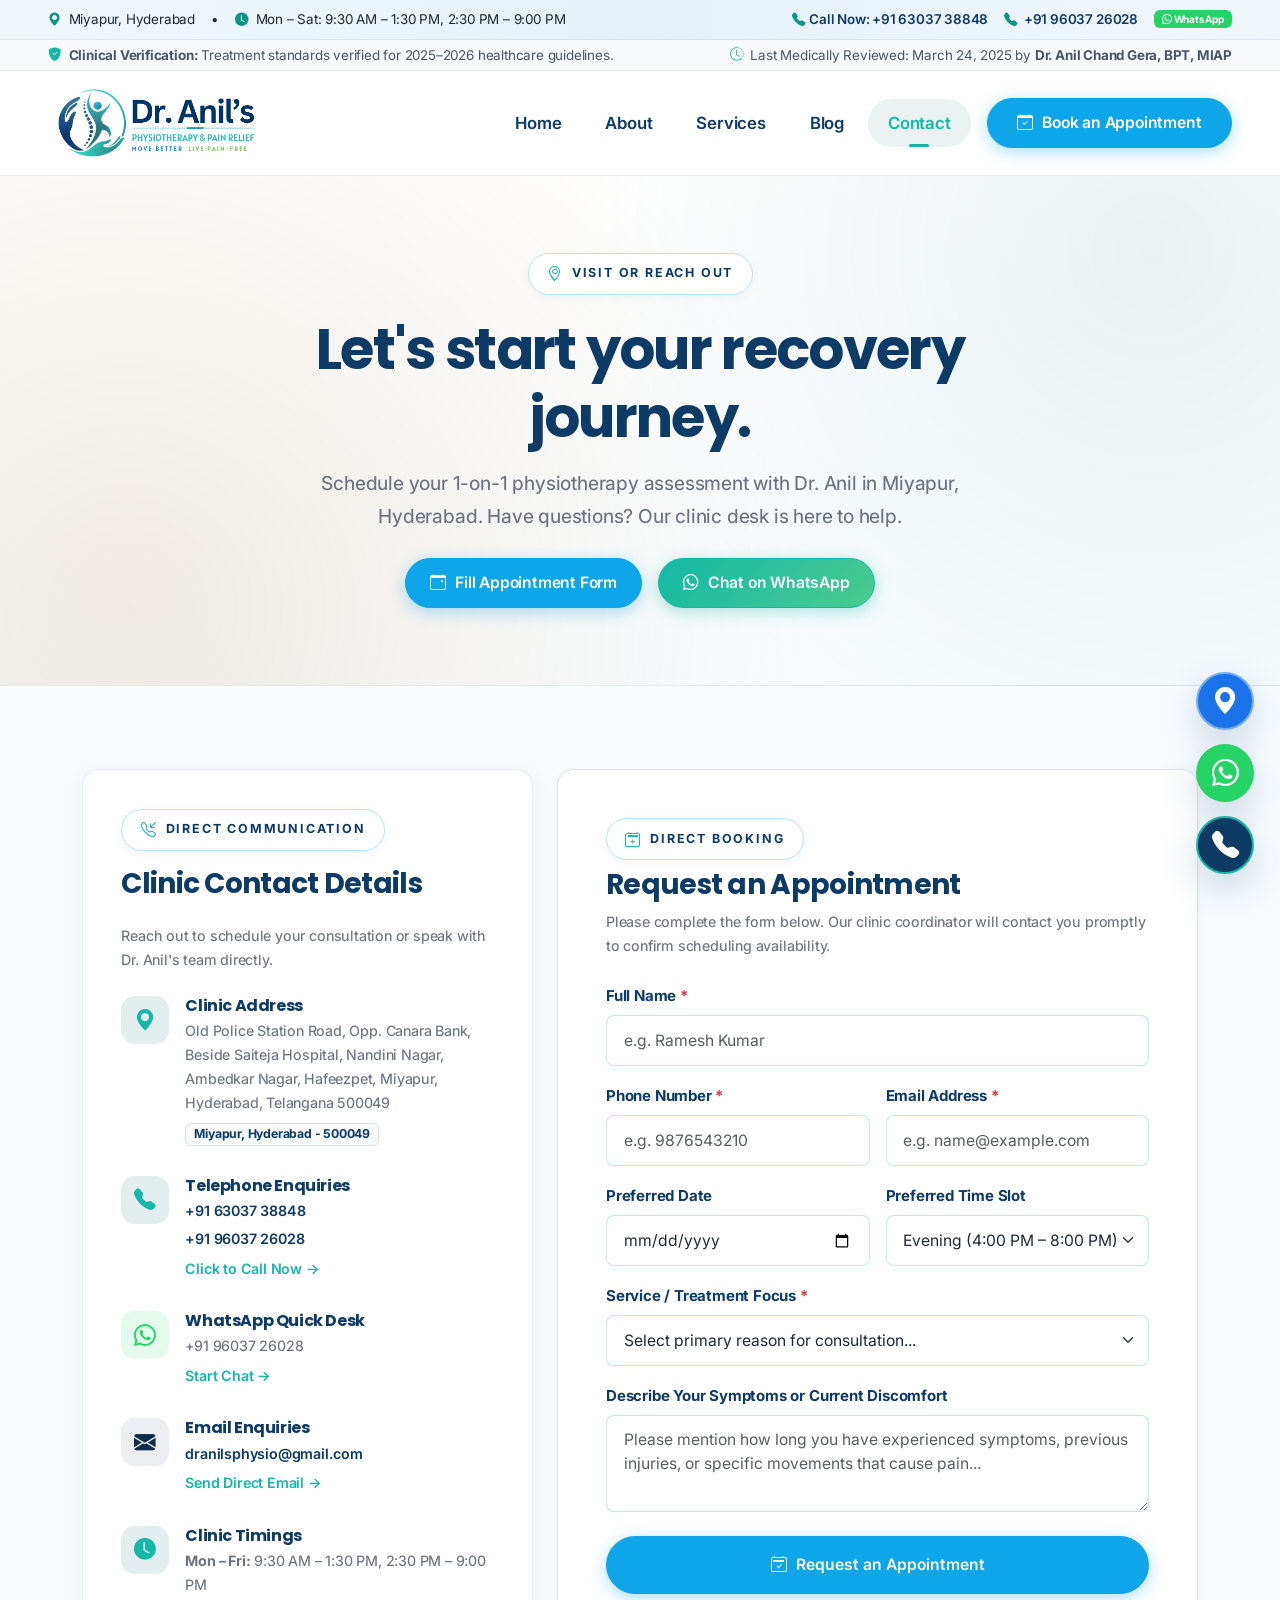
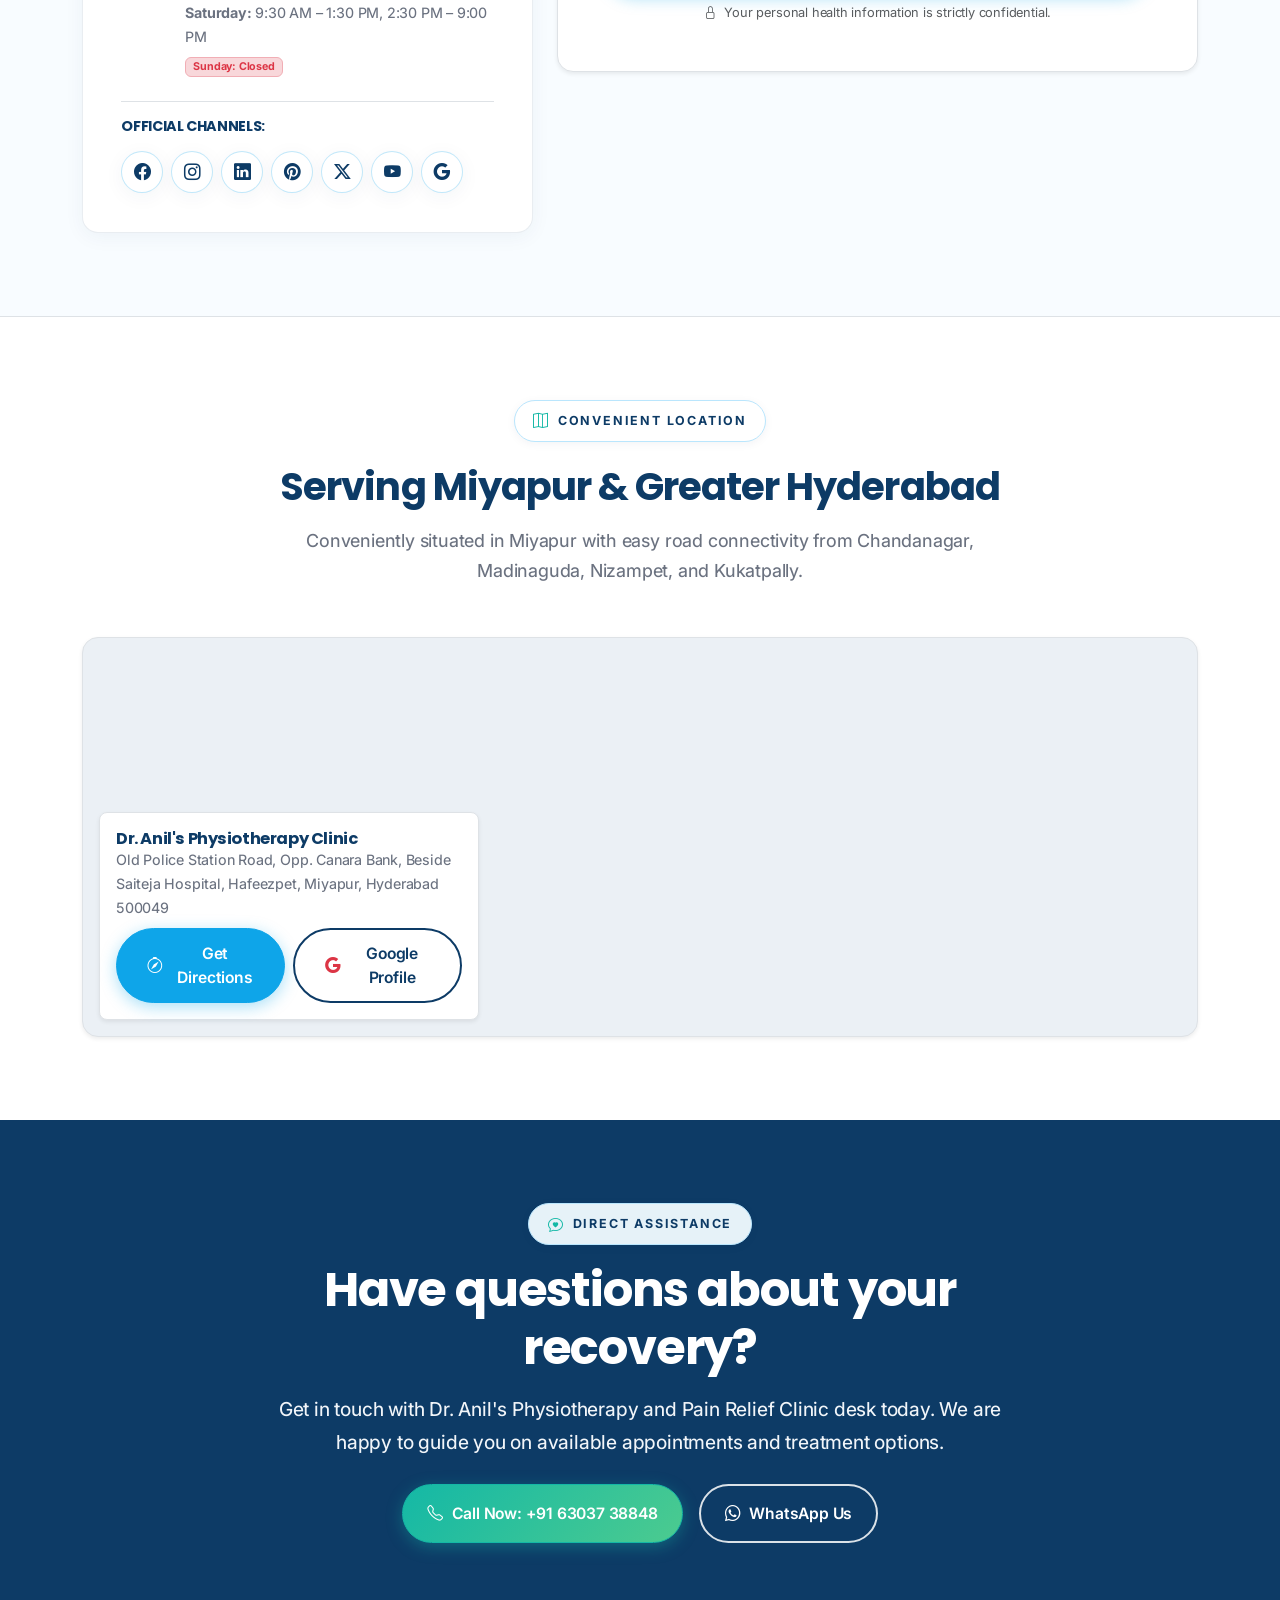
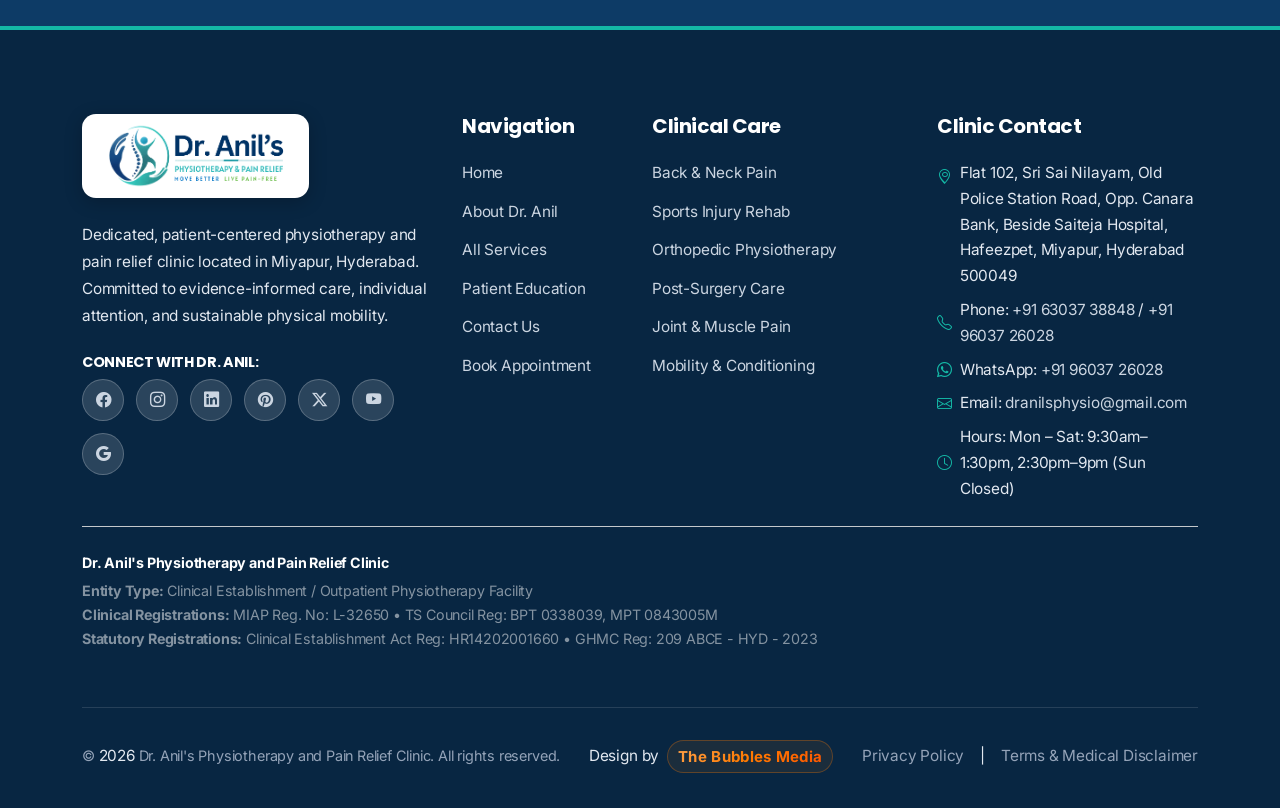
<file: contact.html>
<!DOCTYPE html>
<html lang="en">

<head>
  <meta charset="UTF-8">
  <meta name="viewport" content="width=device-width, initial-scale=1.0">

  <!-- Google Site Verification -->
  <meta name="google-site-verification" content="qMdYKxE7szCOAEHw2FJW9yC_l4rjeyGO4z61A4FJg20" />

  <!-- Google tag (gtag.js) -->
  <script async src="https://www.googletagmanager.com/gtag/js?id=G-LG5P1H8548"></script>
  <script>
    window.dataLayer = window.dataLayer || [];
    function gtag(){dataLayer.push(arguments);}
    gtag('js', new Date());

    gtag('config', 'G-LG5P1H8548');
  </script>

  <!-- Google Tag Manager -->
  <script>(function(w,d,s,l,i){w[l]=w[l]||[];w[l].push({'gtm.start':
  new Date().getTime(),event:'gtm.js'});var f=d.getElementsByTagName(s)[0],
  j=d.createElement(s),dl=l!='dataLayer'?'&l='+l:'';j.async=true;j.src=
  'https://www.googletagmanager.com/gtm.js?id='+i+dl;f.parentNode.insertBefore(j,f);
  })(window,document,'script','dataLayer','GTM-NV4THXWF');</script>
  <!-- End Google Tag Manager -->

  <!-- Meta Pixel Code -->
  <script>
    !function(f,b,e,v,n,t,s)
    {if(f.fbq)return;n=f.fbq=function(){n.callMethod?
    n.callMethod.apply(n,arguments):n.queue.push(arguments)};
    if(!f._fbq)f._fbq=n;n.push=n;n.loaded=!0;n.version='2.0';
    n.queue=[];t=b.createElement(e);t.async=!0;
    t.src=v;s=b.getElementsByTagName(e)[0];
    s.parentNode.insertBefore(t,s)}(window, document,'script',
    'https://connect.facebook.net/en_US/fbevents.js');
    fbq('init', '1884537529625614');
    fbq('track', 'PageView');
  </script>
  <noscript><img height="1" width="1" class="meta-pixel-img" alt=""
    src="https://www.facebook.com/tr?id=1884537529625614&ev=PageView&noscript=1"
  /></noscript>
  <!-- End Meta Pixel Code -->

  <!-- Primary SEO Meta Tags -->
  <title>Contact &amp; Book Physiotherapy Appointment in Miyapur | Dr. Anil's Physio Care</title>
  <meta name="description"
    content="Book a consultation at Dr. Anil's Physiotherapy Clinic in Miyapur, Hyderabad. Call +91 63037 38848 or WhatsApp +91 96037 26028. Same-day appointments available for pain relief.">
  <meta name="keywords"
    content="Contact Dr. Anil physiotherapy, Book physiotherapy appointment Miyapur Hyderabad, Physiotherapy clinic Miyapur contact, Physiotherapy phone number Miyapur, Dr Anil Physio Care address">
  <meta name="author" content="Dr. Anil's Physiotherapy and Pain Relief Clinic">
  <meta name="robots" content="index, follow, max-image-preview:large, max-snippet:-1, max-video-preview:-1">
  <meta http-equiv="content-language" content="en-IN">

  <!-- GEO & Local Search Meta Tags -->
  <meta name="geo.region" content="IN-TG">
  <meta name="geo.placename" content="Miyapur, Hyderabad">
  <meta name="geo.position" content="17.494816;78.355789">
  <meta name="ICBM" content="17.494816, 78.355789">

  <!-- Canonical Tag -->
  <link rel="canonical" href="https://dranilphysiocare.com/contact.html">

  <!-- Open Graph / Meta Ads -->
  <meta property="og:type" content="website">
  <meta property="og:url" content="https://dranilphysiocare.com/contact.html">
  <meta property="og:title" content="Contact &amp; Book Appointment | Dr. Anil's Physio Care Miyapur">
  <meta property="og:description"
    content="Book an appointment or submit your enquiry for physiotherapy and pain relief care in Miyapur, Hyderabad.">
  <meta property="og:image" content="https://dranilphysiocare.com/assets/images/hero-physio.jpg">
  <meta property="og:site_name" content="Dr. Anil's Physiotherapy &amp; Pain Relief Clinic">
  <meta property="og:locale" content="en_IN">

  <!-- Twitter Card -->
  <meta name="twitter:card" content="summary_large_image">
  <meta name="twitter:title" content="Contact Dr. Anil's Physiotherapy - Miyapur">
  <meta name="twitter:description" content="Schedule an evaluation or reach our clinic desk in Miyapur, Hyderabad. Call +91 63037 38848.">
  <meta name="twitter:image" content="https://dranilphysiocare.com/assets/images/hero-physio.jpg">

  <!-- Favicon -->
  <link rel="icon" type="image/png" href="assets/icons/fevicon.png">
  <link rel="apple-touch-icon" href="assets/icons/fevicon.png">
  <link rel="alternate icon" href="favicon.ico">

  <!-- Google Fonts (Plus Jakarta Sans & Playfair Display Italic) -->
  <link rel="preconnect" href="https://fonts.googleapis.com">
  <link rel="preconnect" href="https://fonts.gstatic.com" crossorigin>
  <link
    href="https://fonts.googleapis.com/css2?family=Plus+Jakarta+Sans:ital,wght@0,300;0,400;0,500;0,600;0,700;0,800;1,400;1,600;1,700&family=Playfair+Display:ital,wght@1,400;1,600&display=swap"
    rel="stylesheet">

  <!-- Bootstrap 5 CSS & Bootstrap Icons CDN -->
  <link href="https://cdn.jsdelivr.net/npm/bootstrap@5.3.3/dist/css/bootstrap.min.css" rel="stylesheet"
    integrity="sha384-QWTKZyjpPEjISv5WaRU9OFeRpok6YctnYmDr5pNlyT2bRjXh0JMhjY6hW+ALEwIH" crossorigin="anonymous">
  <link rel="stylesheet" href="https://cdn.jsdelivr.net/npm/bootstrap-icons@1.11.3/font/bootstrap-icons.min.css">

  <!-- Custom Master Stylesheet -->
  <link rel="stylesheet" href="css/style.css">

  <!-- JSON-LD Structured Data: ContactPage & LocalBusiness (GEO & AEO) -->
  <script type="application/ld+json">
  {
    "@context": "https://schema.org",
    "@graph": [
      {
        "@type": "ContactPage",
        "@id": "https://dranilphysiocare.com/contact.html#webpage",
        "url": "https://dranilphysiocare.com/contact.html",
        "name": "Contact Dr. Anil's Physiotherapy and Pain Relief Clinic",
        "description": "Appointment enquiry and contact details for Dr. Anil's clinic in Miyapur, Hyderabad.",
        "isPartOf": { "@id": "https://dranilphysiocare.com/#website" },
        "about": { "@id": "https://dranilphysiocare.com/#clinic" },
        "datePublished": "2024-01-10T08:00:00+05:30",
        "dateModified": "2025-03-24T12:00:00+05:30",
        "lastReviewed": "2025-03-24",
        "reviewedBy": { "@id": "https://dranilphysiocare.com/#dr-anil" },
        "speakable": {
          "@type": "SpeakableSpecification",
          "cssSelector": [
            "#contact-hero-title",
            "#form-heading",
            ".contact-info-card"
          ]
        }
      },
      {
        "@type": ["PhysiotherapyClinic", "MedicalClinic", "LocalBusiness"],
        "@id": "https://dranilphysiocare.com/#clinic",
        "name": "Dr. Anil's Physiotherapy and Pain Relief Clinic",
        "alternateName": ["Dr. Anil's Physio Care", "Dr. Anil Physiotherapy Miyapur"],
        "url": "https://dranilphysiocare.com/",
        "telephone": "+91 63037 38848",
        "email": "dranilsphysio@gmail.com",
        "priceRange": "₹₹",
        "currenciesAccepted": "INR",
        "paymentAccepted": "Cash, UPI, Google Pay, PhonePe, Paytm, Credit Card, Debit Card",
        "aggregateRating": {
          "@type": "AggregateRating",
          "ratingValue": "5.0",
          "reviewCount": "150",
          "bestRating": "5",
          "worstRating": "1"
        },
        "knowsAbout": [
          "Physiotherapy in Miyapur",
          "Orthopedic Rehabilitation",
          "Non-Surgical Pain Relief",
          "Sports Injury Care"
        ],
        "address": {
          "@type": "PostalAddress",
          "streetAddress": "Old Police Station Road, Opp. Canara Bank, Beside Saiteja Hospital, Nandini Nagar, Ambedkar Nagar, Hafeezpet",
          "addressLocality": "Miyapur",
          "addressRegion": "Telangana",
          "postalCode": "500049",
          "addressCountry": "IN"
        },
        "geo": {
          "@type": "GeoCoordinates",
          "latitude": "17.494816",
          "longitude": "78.355789"
        },
        "areaServed": [
          { "@type": "City", "name": "Miyapur" },
          { "@type": "AdministrativeArea", "name": "Hafeezpet" },
          { "@type": "AdministrativeArea", "name": "Madinaguda" },
          { "@type": "AdministrativeArea", "name": "Chandanagar" },
          { "@type": "AdministrativeArea", "name": "Kukatpally" },
          { "@type": "AdministrativeArea", "name": "Kondapur" },
          { "@type": "City", "name": "Hyderabad" }
        ],
        "openingHoursSpecification": [
          {
            "@type": "OpeningHoursSpecification",
            "dayOfWeek": ["Monday", "Tuesday", "Wednesday", "Thursday", "Friday", "Saturday"],
            "opens": "09:30",
            "closes": "13:30"
          },
          {
            "@type": "OpeningHoursSpecification",
            "dayOfWeek": ["Monday", "Tuesday", "Wednesday", "Thursday", "Friday", "Saturday"],
            "opens": "14:30",
            "closes": "21:00"
          }
        ]
      }
    ]
  }
  </script>
</head>

<body>
  <!-- Google Tag Manager (noscript) -->
  <noscript><iframe src="https://www.googletagmanager.com/ns.html?id=GTM-NV4THXWF"
  height="0" width="0" class="gtm-noscript-frame"></iframe></noscript>
  <!-- End Google Tag Manager (noscript) -->

  <!-- Top Announcement & Quick Contact Bar -->
  <div class="top-announcement-bar d-none d-md-block">
    <div class="container-fluid px-3 px-md-4 px-xl-5 container-max-1720">
      <div class="d-flex justify-content-between align-items-center">
        <div class="d-flex align-items-center gap-3">
          <span><i class="bi bi-geo-alt-fill text-sand me-1"></i> Miyapur, Hyderabad</span>
          <span>&bull;</span>
          <span><i class="bi bi-clock-fill text-sand me-1"></i> Mon &ndash; Sat: 9:30 AM &ndash; 1:30 PM, 2:30 PM
            &ndash; 9:00 PM</span>
        </div>
        <div class="d-flex align-items-center gap-3">
          <a href="tel:+916303738848" class="fw-semibold"><i class="bi bi-telephone-fill text-teal me-1"></i>Call Now:
            +91 63037 38848</a>
          <a href="tel:+919603726028" class="fw-semibold d-none d-xl-inline"><i
              class="bi bi-telephone-fill text-teal me-1"></i> +91 96037 26028</a>
          <a href="https://wa.me/919603726028?text=Hello%20Dr.%20Anil's%20Clinic,%20I%20would%20like%20to%20enquire%20about%20an%20appointment."
            target="_blank" rel="noopener noreferrer" class="badge text-white px-2 py-1 btn-whatsapp-pill"><i class="bi bi-whatsapp"></i> WhatsApp</a>
        </div>
      </div>
    </div>
  </div>

  <!-- Content Freshness & Clinical Verification Banner (GEO & Recency Signal) -->
  <div class="clinical-freshness-bar py-1 d-none d-lg-block">
    <div class="container-fluid px-3 px-md-4 px-xl-5 container-max-1720">
      <div class="d-flex justify-content-between align-items-center">
        <span>
          <i class="bi bi-shield-fill-check text-teal me-1"></i>
          <strong>Clinical Verification:</strong> Treatment standards verified for 2025&ndash;2026 healthcare guidelines.
        </span>
        <span>
          <i class="bi bi-clock-history text-teal me-1"></i>
          Last Medically Reviewed: <time datetime="2025-03-24">March 24, 2025</time> by <strong>Dr. Anil Chand Gera, BPT, MIAP</strong>
        </span>
      </div>
    </div>
  </div>

  <!-- Global Sticky Header -->
  <header class="site-header" role="banner">
    <nav class="navbar navbar-expand-lg py-3" aria-label="Main Navigation">
      <div class="container-fluid px-3 px-md-4 px-xl-5 container-max-1720">
        <!-- Clinic Logo / Wordmark -->
        <a class="navbar-brand-custom" href="index.html" aria-label="Dr. Anil's Physiotherapy and Pain Relief Clinic Home">
          <img src="assets/icons/logo.png" alt="Dr. Anil's Physiotherapy &amp; Pain Relief" class="navbar-brand-logo">
        </a>

        <!-- Mobile Hamburger Toggle -->
        <button class="navbar-toggler border-0 shadow-none p-2" type="button" data-bs-toggle="collapse"
          data-bs-target="#navbarMainMenu" aria-controls="navbarMainMenu" aria-expanded="false"
          aria-label="Toggle navigation menu">
          <i class="bi bi-list fs-2 text-navy"></i>
        </button>

        <!-- Navigation Links & Action CTA -->
        <div class="collapse navbar-collapse" id="navbarMainMenu">
          <ul class="navbar-nav ms-auto align-items-lg-center gap-1 my-2 my-lg-0">
            <li class="nav-item">
              <a class="nav-link nav-link-custom" href="index.html">Home</a>
            </li>
            <li class="nav-item">
              <a class="nav-link nav-link-custom" href="about.html">About</a>
            </li>
            <li class="nav-item">
              <a class="nav-link nav-link-custom" href="services.html">Services</a>
            </li>
            <li class="nav-item">
              <a class="nav-link nav-link-custom" href="blog.html">Blog</a>
            </li>
            <li class="nav-item">
              <a class="nav-link nav-link-custom active" aria-current="page" href="contact.html">Contact</a>
            </li>
          </ul>

          <div class="d-flex align-items-center gap-2 ms-lg-3 mt-3 mt-lg-0">
            <a href="#book" class="btn btn-navy btn-book-cta w-100 w-lg-auto" data-placement="Header CTA">
              <i class="bi bi-calendar-check"></i> Book an Appointment
            </a>
          </div>
        </div>
      </div>
    </nav>
  </header>

  <main id="main-content">
    <!-- ==========================================================================
         HERO SECTION
         ========================================================================== -->
    <section class="hero-wrapper" aria-labelledby="contact-hero-title">
      <div class="container position-relative z-index-1">
        <div class="row justify-content-center text-center">
          <div class="col-lg-8">
            <div class="eyebrow-badge">
              <i class="bi bi-geo-alt"></i> VISIT OR REACH OUT
            </div>
            <h1 id="contact-hero-title" class="display-4 fw-bold mb-3 text-navy">
              Let's start your recovery journey.
            </h1>
            <p class="lead mb-4">
              Schedule your 1-on-1 physiotherapy assessment with Dr. Anil in Miyapur, Hyderabad. Have questions? Our
              clinic desk is here to help.
            </p>
            <div class="d-flex flex-wrap justify-content-center gap-3">
              <a href="#book" class="btn btn-navy px-4 btn-book-cta" data-placement="Contact Hero Form Button">
                <i class="bi bi-calendar-event"></i> Fill Appointment Form
              </a>
              <a href="https://wa.me/919603726028?text=Hello%20Dr.%20Anil's%20Clinic,%20I%20would%20like%20to%20enquire%20about%20an%20appointment."
                target="_blank" rel="noopener noreferrer" class="btn btn-teal px-4" data-source="Contact Hero WhatsApp">
                <i class="bi bi-whatsapp"></i> Chat on WhatsApp
              </a>
            </div>
          </div>
        </div>
      </div>
    </section>

    <!-- ==========================================================================
         MAIN CONTACT & APPOINTMENT FORM SECTION
         ========================================================================== -->
    <section class="section-padding bg-off-white" id="book" aria-labelledby="form-heading">
      <div class="container">
        <div class="row gy-5">

          <!-- Col 1 on Desktop (Col 2 on Mobile): Verified Contact Information & Hours -->
          <div class="col-lg-5 order-2 order-lg-1">
            <div class="contact-info-card">
              <div class="eyebrow-badge mb-3">
                <i class="bi bi-telephone-inbound"></i> DIRECT COMMUNICATION
              </div>
              <h2 class="fw-bold font-heading text-navy mb-4 fs-3">Clinic Contact Details</h2>
              <p class="text-muted-custom small mb-4">
                Reach out to schedule your consultation or speak with Dr. Anil's team directly.
              </p>

              <!-- Address Item -->
              <div class="contact-item">
                <div class="contact-item-icon">
                  <i class="bi bi-geo-alt-fill"></i>
                </div>
                <div>
                  <h6 class="fw-bold text-navy mb-1">Clinic Address</h6>
                  <p class="text-muted-custom small mb-1">Old Police Station Road, Opp. Canara Bank, Beside Saiteja
                    Hospital, Nandini Nagar, Ambedkar Nagar, Hafeezpet, Miyapur, Hyderabad, Telangana 500049</p>
                  <span class="badge bg-light text-navy border">Miyapur, Hyderabad - 500049</span>
                </div>
              </div>

              <!-- Phone Item -->
              <div class="contact-item">
                <div class="contact-item-icon">
                  <i class="bi bi-telephone-fill"></i>
                </div>
                <div>
                  <h6 class="fw-bold text-navy mb-1">Telephone Enquiries</h6>
                  <p class="text-muted-custom small mb-1">
                    <a href="tel:+916303738848" class="text-navy text-decoration-none fw-semibold d-block">+91 63037
                      38848</a>
                    <a href="tel:+919603726028" class="text-navy text-decoration-none fw-semibold d-block mt-1">+91
                      96037 26028</a>
                  </p>
                  <a href="tel:+916303738848" class="small text-teal fw-semibold">Click to Call Now &rarr;</a>
                </div>
              </div>

              <!-- WhatsApp Item -->
              <div class="contact-item">
                <div class="contact-item-icon contact-icon-whatsapp">
                  <i class="bi bi-whatsapp"></i>
                </div>
                <div>
                  <h6 class="fw-bold text-navy mb-1">WhatsApp Quick Desk</h6>
                  <p class="text-muted-custom small mb-1">+91 96037 26028</p>
                  <a href="https://wa.me/919603726028?text=Hello%20Dr.%20Anil's%20Clinic,%20I%20would%20like%20to%20enquire%20about%20physiotherapy%20services."
                    target="_blank" rel="noopener noreferrer" class="small text-teal fw-semibold">Start Chat &rarr;</a>
                </div>
              </div>

              <!-- Email Item -->
              <div class="contact-item">
                <div class="contact-item-icon contact-icon-navy">
                  <i class="bi bi-envelope-fill"></i>
                </div>
                <div>
                  <h6 class="fw-bold text-navy mb-1">Email Enquiries</h6>
                  <p class="text-muted-custom small mb-1">
                    <a href="mailto:dranilsphysio@gmail.com" class="text-navy text-decoration-none fw-semibold">dranilsphysio@gmail.com</a>
                  </p>
                  <a href="mailto:dranilsphysio@gmail.com" class="small text-teal fw-semibold">Send Direct Email &rarr;</a>
                </div>
              </div>

              <!-- Timings Item -->
              <div class="contact-item mb-4">
                <div class="contact-item-icon">
                  <i class="bi bi-clock-fill"></i>
                </div>
                <div>
                  <h6 class="fw-bold text-navy mb-1">Clinic Timings</h6>
                  <p class="text-muted-custom small mb-1"><strong>Mon &ndash; Fri:</strong> 9:30 AM &ndash; 1:30 PM,
                    2:30 PM &ndash; 9:00 PM</p>
                  <p class="text-muted-custom small mb-1"><strong>Saturday:</strong> 9:30 AM &ndash; 1:30 PM, 2:30 PM
                    &ndash; 9:00 PM</p>
                  <p class="text-muted-custom small mb-0"><span
                      class="badge bg-danger-subtle text-danger border border-danger-subtle">Sunday: Closed</span></p>
                </div>
              </div>

              <!-- Social Links -->
              <div class="pt-3 border-top">
                <h6 class="text-navy fw-bold small text-uppercase mb-3">Official Channels:</h6>
                <div class="d-flex flex-wrap gap-2">
                  <a href="https://www.facebook.com/dranilsphysiotherapy/" target="_blank" rel="noopener noreferrer"
                    class="social-link-btn-light" aria-label="Facebook"><i class="bi bi-facebook"></i></a>
                  <a href="https://www.instagram.com/dranilsphysiotherapy" target="_blank" rel="noopener noreferrer"
                    class="social-link-btn-light" aria-label="Instagram"><i class="bi bi-instagram"></i></a>
                  <a href="https://www.linkedin.com/company/dr-anils-physiotherapy/" target="_blank"
                    rel="noopener noreferrer" class="social-link-btn-light" aria-label="LinkedIn"><i
                      class="bi bi-linkedin"></i></a>
                  <a href="https://www.pinterest.com/dranilsphysiotherapy/" target="_blank" rel="noopener noreferrer"
                    class="social-link-btn-light" aria-label="Pinterest"><i class="bi bi-pinterest"></i></a>
                  <a href="https://x.com/dranilsphysio" target="_blank" rel="noopener noreferrer"
                    class="social-link-btn-light" aria-label="X (Twitter)"><i class="bi bi-twitter-x"></i></a>
                  <a href="https://www.youtube.com/@DrAnilphysiotherapy" target="_blank" rel="noopener noreferrer"
                    class="social-link-btn-light" aria-label="YouTube"><i class="bi bi-youtube"></i></a>
                  <a href="https://share.google/oYsHqs1YdW2rj2v3g" target="_blank" rel="noopener noreferrer"
                    class="social-link-btn-light" aria-label="Google Business Profile"><i class="bi bi-google"></i></a>
                </div>
              </div>

            </div>
          </div>

          <!-- Col 2 on Desktop (Col 1 on Mobile): Validated Appointment Request Form -->
          <div class="col-lg-7 order-1 order-lg-2">
            <div id="appointment-form-card" class="bg-white p-4 p-md-5 rounded-4 border shadow-sm">
              <div class="eyebrow-badge mb-2">
                <i class="bi bi-calendar2-plus"></i> DIRECT BOOKING
              </div>
              <h2 id="form-heading" class="fw-bold font-heading text-navy mb-2 fs-3">Request an Appointment</h2>
              <p class="text-muted-custom small mb-4">
                Please complete the form below. Our clinic coordinator will contact you promptly to confirm scheduling
                availability.
              </p>

              <form id="appointmentForm" action="https://formsubmit.co/dranilsphysio@gmail.com" method="POST" novalidate aria-label="Physiotherapy Appointment Form">
                <!-- FormSubmit Configuration -->
                <input type="hidden" name="_captcha" value="false">
                <input type="hidden" name="_template" value="table">
                <input type="hidden" name="_subject" value="New Appointment Request - Dr. Anil's Physiotherapy (Miyapur)">
                <input type="hidden" name="_replyto" value="dranilsphysio@gmail.com">
                <input type="hidden" name="_next" value="https://dranilphysiocare.com/thank-you.html">
                <input type="hidden" name="Source Page" value="Contact Page Booking Form">

                <div class="row g-3">
                  <!-- Full Name -->
                  <div class="col-md-12">
                    <label for="fullName" class="form-label-custom">Full Name <span class="text-danger">*</span></label>
                    <input type="text" class="form-control form-control-custom" id="fullName" name="Full Name"
                      placeholder="e.g. Ramesh Kumar" required aria-required="true">
                    <div class="invalid-feedback-custom">Please enter your full name (minimum 2 letters).</div>
                  </div>

                  <!-- Phone Number -->
                  <div class="col-md-6">
                    <label for="phoneNumber" class="form-label-custom">Phone Number <span
                        class="text-danger">*</span></label>
                    <input type="tel" class="form-control form-control-custom" id="phoneNumber" name="Phone Number"
                      placeholder="e.g. 9876543210" required aria-required="true">
                    <div class="invalid-feedback-custom">Please provide a valid 10-digit mobile number.</div>
                  </div>

                  <!-- Email Address -->
                  <div class="col-md-6">
                    <label for="emailAddress" class="form-label-custom">Email Address <span
                        class="text-danger">*</span></label>
                    <input type="email" class="form-control form-control-custom" id="emailAddress" name="Email Address"
                      placeholder="e.g. name@example.com" required aria-required="true">
                    <div class="invalid-feedback-custom">Please provide a valid email format.</div>
                  </div>

                  <!-- Preferred Date -->
                  <div class="col-md-6">
                    <label for="preferredDate" class="form-label-custom">Preferred Date</label>
                    <input type="date" class="form-control form-control-custom" id="preferredDate" name="Preferred Date">
                  </div>

                  <!-- Preferred Time -->
                  <div class="col-md-6">
                    <label for="preferredTime" class="form-label-custom">Preferred Time Slot</label>
                    <select class="form-select form-select-custom" id="preferredTime" name="Preferred Time Slot">
                      <option value="Morning (9:00 AM - 12:00 PM)">Morning (9:00 AM &ndash; 12:00 PM)</option>
                      <option value="Afternoon (12:00 PM - 4:00 PM)">Afternoon (12:00 PM &ndash; 4:00 PM)</option>
                      <option value="Evening (4:00 PM - 8:00 PM)" selected>Evening (4:00 PM &ndash; 8:00 PM)</option>
                    </select>
                  </div>

                  <!-- Service / Treatment -->
                  <div class="col-md-12">
                    <label for="serviceRequired" class="form-label-custom">Service / Treatment Focus <span
                        class="text-danger">*</span></label>
                    <select class="form-select form-select-custom" id="serviceRequired" name="Service Required" required aria-required="true">
                      <option value="" selected disabled>Select primary reason for consultation...</option>
                      <option value="Back & Neck Pain">Back &amp; Neck Pain</option>
                      <option value="Sports Injury Rehabilitation">Sports Injury Rehabilitation</option>
                      <option value="Orthopedic Physiotherapy">Orthopedic Physiotherapy (Knee/Hip/Shoulder)</option>
                      <option value="Post-Surgery Rehabilitation">Post-Surgery Rehabilitation</option>
                      <option value="Joint & Muscle Pain">Joint &amp; Muscle Pain</option>
                      <option value="Mobility & Strength Conditioning">Mobility &amp; Strength Conditioning</option>
                      <option value="Posture & Movement Correction">Posture &amp; Movement Correction</option>
                      <option value="Chronic Pain Management">Chronic Pain Management</option>
                      <option value="General Consultation">General Musculoskeletal Assessment</option>
                    </select>
                    <div class="invalid-feedback-custom">Please select the service or condition you wish to address.
                    </div>
                  </div>

                  <!-- Message / Notes -->
                  <div class="col-md-12">
                    <label for="patientMessage" class="form-label-custom">Describe Your Symptoms or Current
                      Discomfort</label>
                    <textarea class="form-control form-control-custom" id="patientMessage" name="Patient Message" rows="3"
                      placeholder="Please mention how long you have experienced symptoms, previous injuries, or specific movements that cause pain..."></textarea>
                  </div>

                  <!-- Submit CTA Button -->
                  <div class="col-md-12 pt-2">
                    <button type="submit" id="submitAppointmentBtn"
                      class="btn btn-navy w-100 py-3 rounded-pill btn-book-cta">
                      <i class="bi bi-calendar2-check"></i> Request an Appointment
                    </button>
                    <small class="text-muted d-block text-center mt-2 badge-trust-pill">
                      <i class="bi bi-lock me-1"></i> Your personal health information is strictly confidential.
                    </small>
                  </div>
                </div>
              </form>

              <!-- Dynamic Interactive Feedback Box -->
              <div id="formFeedbackAlert" role="alert"></div>

            </div>
          </div>

        </div>
      </div>
    </section>

    <!-- ==========================================================================
         MAP & LOCATION SECTION
         ========================================================================== -->
    <section class="section-padding bg-white border-top" aria-labelledby="location-heading">
      <div class="container">
        <div class="text-center section-header">
          <div class="eyebrow-badge">
            <i class="bi bi-map"></i> CONVENIENT LOCATION
          </div>
          <h2 id="location-heading" class="fw-bold mb-3">Serving Miyapur &amp; Greater Hyderabad</h2>
          <p class="text-muted-custom">
            Conveniently situated in Miyapur with easy road connectivity from Chandanagar, Madinaguda, Nizampet, and
            Kukatpally.
          </p>
        </div>

        <div class="rounded-4 overflow-hidden border shadow-sm contact-map-container">
          <!-- Google Maps Iframe for Dr. Anil's Physiotherapy and pain relief clinic -->
          <iframe
            src="https://www.google.com/maps/embed?pb=!1m18!1m12!1m3!1d3805.2658904385594!2d78.3557887754662!3d17.494816399700834!2m3!1f0!2f0!3f0!3m2!1i1024!2i768!4f13.1!3m3!1m2!1s0x3bcb93d4b69f5965%3A0x624e3634330eff83!2sDr.%20Anil's%20Physiotherapy%20and%20pain%20relief%20clinic!5e0!3m2!1sen!2sin!4v1789025475306!5m2!1sen!2sin"
            width="100%" height="100%" class="border-0-iframe" allowfullscreen="" loading="lazy"
            referrerpolicy="strict-origin-when-cross-origin"
            title="Google Map location of Dr. Anil's Physiotherapy and pain relief clinic">
          </iframe>
          <div class="position-absolute bottom-0 start-0 m-3 p-3 bg-white rounded-3 shadow-sm border d-none d-md-block contact-map-card">
            <strong class="d-block text-navy font-heading">Dr. Anil's Physiotherapy Clinic</strong>
            <small class="text-muted-custom d-block mb-2">Old Police Station Road, Opp. Canara Bank, Beside Saiteja
              Hospital, Hafeezpet, Miyapur, Hyderabad 500049</small>
            <div class="d-flex gap-2">
              <a href="https://www.google.com/maps/dir//Dr.+Anil's+Physiotherapy+and+pain+relief+clinic,+Old,+police+station+road,+opp.+canara+bank,+beside+saiteja+hospital,+Nandini+Nagar,+Ambedkar+Nagar,+Hafeezpet,+Miyapur,+Hyderabad,+Telangana+500049/@17.5210052,78.3441855,14z/data=!3m1!4b1!4m8!4m7!1m0!1m5!1m1!1s0x3bcb93d4b69f5965:0x624e3634330eff83!2m2!1d78.3583637!2d17.4948113?entry=ttu&amp;g_ep=EgoyMDI2MDkxNi4wIKXMDSoASAFQAw%3D%3D" target="_blank" rel="noopener noreferrer"
                class="btn btn-sm btn-navy rounded-pill">
                <i class="bi bi-compass me-1"></i> Get Directions
              </a>
              <a href="https://share.google/oYsHqs1YdW2rj2v3g" target="_blank" rel="noopener noreferrer"
                class="btn btn-sm btn-outline-navy rounded-pill">
                <i class="bi bi-google text-danger me-1"></i> Google Profile
              </a>
            </div>
          </div>
        </div>
      </div>
    </section>

    <!-- ==========================================================================
         CONTACT CTA
         ========================================================================== -->
    <section class="section-padding bg-navy text-white text-center" aria-labelledby="contact-cta-heading">
      <div class="container">
        <div class="row justify-content-center">
          <div class="col-lg-8">
            <div class="eyebrow-badge bg-warm-sand-light text-navy mb-3">
              <i class="bi bi-chat-heart"></i> DIRECT ASSISTANCE
            </div>
            <h2 id="contact-cta-heading" class="display-5 fw-bold mb-3 text-white">Have questions about your recovery?
            </h2>
            <p class="lead text-white-50 mb-4">
              Get in touch with Dr. Anil's Physiotherapy and Pain Relief Clinic desk today. We are happy to guide you on
              available appointments and treatment options.
            </p>
            <div class="d-flex flex-wrap gap-3 justify-content-center">
              <a href="tel:+916303738848" class="btn btn-teal px-4 py-3" data-source="Contact Bottom Call">
                <i class="bi bi-telephone"></i>Call Now: +91 63037 38848
              </a>
              <a href="https://wa.me/919603726028?text=Hello%20Dr.%20Anil's%20Clinic,%20I%20have%20questions%20regarding%20physiotherapy%20services."
                target="_blank" rel="noopener noreferrer" class="btn btn-outline-white px-4 py-3"
                data-source="Contact Bottom WhatsApp">
                <i class="bi bi-whatsapp"></i> WhatsApp Us
              </a>
            </div>
          </div>
        </div>
      </div>
    </section>
  </main>

  <!-- ==========================================================================
       FOOTER
       ========================================================================== -->
  <footer class="site-footer" role="contentinfo">
    <div class="container">
      <div class="row g-4 justify-content-between">
        <div class="col-lg-4 col-md-6">
          <a href="index.html" class="footer-brand-card d-inline-block mb-3" aria-label="Dr. Anil's Physiotherapy Clinic Home">
            <img src="assets/icons/logo.png" alt="Dr. Anil's Physiotherapy &amp; Pain Relief" class="footer-brand-logo">
          </a>
          <p class="footer-desc-text">
            Dedicated, patient-centered physiotherapy and pain relief clinic located in Miyapur, Hyderabad. Committed to
            evidence-informed care, individual attention, and sustainable physical mobility.
          </p>
          <div class="mt-4">
            <h6 class="text-white small text-uppercase fw-bold mb-2">Connect with Dr. Anil:</h6>
            <ul class="social-links-list">
              <li><a href="https://www.facebook.com/dranilsphysiotherapy/" target="_blank" rel="noopener noreferrer"
                  class="social-link-btn" aria-label="Facebook"><i class="bi bi-facebook"></i></a></li>
              <li><a href="https://www.instagram.com/dranilsphysiotherapy" target="_blank" rel="noopener noreferrer"
                  class="social-link-btn" aria-label="Instagram"><i class="bi bi-instagram"></i></a></li>
              <li><a href="https://www.linkedin.com/company/dr-anils-physiotherapy/" target="_blank"
                  rel="noopener noreferrer" class="social-link-btn" aria-label="LinkedIn"><i
                    class="bi bi-linkedin"></i></a></li>
              <li><a href="https://www.pinterest.com/dranilsphysiotherapy/" target="_blank" rel="noopener noreferrer"
                  class="social-link-btn" aria-label="Pinterest"><i class="bi bi-pinterest"></i></a></li>
              <li><a href="https://x.com/dranilsphysio" target="_blank" rel="noopener noreferrer"
                  class="social-link-btn" aria-label="X (Twitter)"><i class="bi bi-twitter-x"></i></a></li>
              <li><a href="https://www.youtube.com/@DrAnilphysiotherapy" target="_blank" rel="noopener noreferrer"
                  class="social-link-btn" aria-label="YouTube"><i class="bi bi-youtube"></i></a></li>
              <li><a href="https://share.google/oYsHqs1YdW2rj2v3g" target="_blank" rel="noopener noreferrer"
                  class="social-link-btn" aria-label="Google Business Profile"><i class="bi bi-google"></i></a></li>
            </ul>
          </div>
        </div>

        <div class="col-lg-2 col-md-6">
          <h4 class="text-white font-heading">Navigation</h4>
          <ul class="footer-link-list">
            <li><a href="index.html">Home</a></li>
            <li><a href="about.html">About Dr. Anil</a></li>
            <li><a href="services.html">All Services</a></li>
            <li><a href="blog.html">Patient Education</a></li>
            <li><a href="contact.html">Contact Us</a></li>
            <li><a href="contact.html#book">Book Appointment</a></li>
          </ul>
        </div>

        <div class="col-lg-3 col-md-6">
          <h4 class="text-white font-heading">Clinical Care</h4>
          <ul class="footer-link-list">
            <li><a href="services.html#back-neck">Back &amp; Neck Pain</a></li>
            <li><a href="services.html#sports-rehab">Sports Injury Rehab</a></li>
            <li><a href="services.html#orthopedic">Orthopedic Physiotherapy</a></li>
            <li><a href="services.html#post-surgery">Post-Surgery Care</a></li>
            <li><a href="services.html#joint-muscle">Joint &amp; Muscle Pain</a></li>
            <li><a href="services.html#mobility-strength">Mobility &amp; Conditioning</a></li>
          </ul>
        </div>

        <div class="col-lg-3 col-md-6">
          <h4 class="text-white font-heading">Clinic Contact</h4>
          <div class="d-flex flex-column gap-2 footer-contact-list">
            <div class="d-flex align-items-start gap-2">
              <i class="bi bi-geo-alt text-sand mt-1"></i>
              <span>Flat 102, Sri Sai Nilayam, Old Police Station Road, Opp. Canara Bank, Beside Saiteja Hospital, Hafeezpet, Miyapur, Hyderabad 500049</span>
            </div>
            <div class="d-flex align-items-center gap-2">
              <i class="bi bi-telephone text-sand"></i>
              <span>Phone: <a href="tel:+916303738848" class="text-white text-decoration-none">+91 63037 38848</a> / <a
                  href="tel:+919603726028" class="text-white text-decoration-none">+91 96037 26028</a></span>
            </div>
            <div class="d-flex align-items-center gap-2">
              <i class="bi bi-whatsapp text-sand"></i>
              <span>WhatsApp: <a href="https://wa.me/919603726028" target="_blank" rel="noopener noreferrer"
                  class="text-white text-decoration-none">+91 96037 26028</a></span>
            </div>
            <div class="d-flex align-items-center gap-2">
              <i class="bi bi-envelope text-sand"></i>
              <span>Email: <a href="mailto:dranilsphysio@gmail.com"
                  class="text-white text-decoration-none">dranilsphysio@gmail.com</a></span>
            </div>
            <div class="d-flex align-items-center gap-2">
              <i class="bi bi-clock text-sand"></i>
              <span>Hours: Mon &ndash; Sat: 9:30am&ndash;1:30pm, 2:30pm&ndash;9pm (Sun Closed)</span>
            </div>
          </div>
        </div>
      </div>

      <!-- Explicit Business Transparency, Legal Identity & Clinical Governance (AEO & AI Verification) -->
      <div class="footer-legal-bar border-top border-secondary-subtle pt-4 mt-4 text-white-50 small">
        <div class="fw-bold text-white mb-1">Dr. Anil's Physiotherapy and Pain Relief Clinic</div>
        <div><strong>Entity Type:</strong> Clinical Establishment / Outpatient Physiotherapy Facility</div>
        <div><strong>Clinical Registrations:</strong> MIAP Reg. No: L-32650 &bull; TS Council Reg: BPT 0338039, MPT 0843005M</div>
        <div><strong>Statutory Registrations:</strong> Clinical Establishment Act Reg: HR14202001660 &bull; GHMC Reg: 209 ABCE - HYD - 2023</div>
      </div>

      <div
        class="footer-bottom d-flex flex-column flex-lg-row justify-content-between align-items-center gap-3 text-center text-lg-start">
        <div>
          &copy; <span id="currentYear">2026</span> Dr. Anil's Physiotherapy and Pain Relief Clinic. All rights
          reserved.
        </div>
        <div class="footer-credit">
          <span>Design by</span>
          <a href="https://thebubblesmedia.com/" target="_blank" rel="noopener noreferrer" class="bubbles-media-link"
            title="The Bubbles Media">
            <span class="bubbles-text">The Bubbles Media</span>
            <span class="bubbles-fx" aria-hidden="true">
              <span class="bubble b1"></span>
              <span class="bubble b2"></span>
              <span class="bubble b3"></span>
              <span class="bubble b4"></span>
              <span class="bubble b5"></span>
              <span class="bubble b6"></span>
            </span>
          </a>
        </div>
        <div class="d-flex gap-3">
          <a href="privacy-policy.html" class="text-white-50 text-decoration-none">Privacy Policy</a>
          <span class="text-white-50">|</span>
          <a href="terms.html" class="text-white-50 text-decoration-none">Terms &amp; Medical Disclaimer</a>
        </div>
      </div>
    </div>
  </footer>

  <!-- Floating Action Buttons -->
  <aside class="fab-container" aria-label="Quick Navigation and Contact">
    <a href="https://www.google.com/maps/dir//Dr.+Anil's+Physiotherapy+and+pain+relief+clinic,+Old,+police+station+road,+opp.+canara+bank,+beside+saiteja+hospital,+Nandini+Nagar,+Ambedkar+Nagar,+Hafeezpet,+Miyapur,+Hyderabad,+Telangana+500049/@17.5210052,78.3441855,14z/data=!3m1!4b1!4m8!4m7!1m0!1m5!1m1!1s0x3bcb93d4b69f5965:0x624e3634330eff83!2m2!1d78.3583637!2d17.4948113?entry=ttu&amp;g_ep=EgoyMDI2MDkxNi4wIKXMDSoASAFQAw%3D%3D"
      target="_blank" rel="noopener noreferrer" class="fab-btn fab-btn-directions" aria-label="Get Directions on Google Maps"
      data-source="Floating Directions Button">
      <i class="bi bi-geo-alt-fill"></i>
      <span class="fab-tooltip">Get Directions</span>
    </a>
    <a href="https://wa.me/919603726028?text=Hello%20Dr.%20Anil's%20Clinic,%20I%20would%20like%20to%20enquire%20about%20physiotherapy%20services."
      target="_blank" rel="noopener noreferrer" class="fab-btn fab-btn-whatsapp" aria-label="Chat on WhatsApp"
      data-source="Floating WhatsApp Button">
      <i class="bi bi-whatsapp"></i>
      <span class="fab-tooltip">WhatsApp: +91 96037 26028</span>
    </a>
    <a href="tel:+916303738848" class="fab-btn fab-btn-call" aria-label="Call clinic directly"
      data-source="Floating Call Button">
      <i class="bi bi-telephone-fill"></i>
      <span class="fab-tooltip">Call: +91 63037 38848</span>
    </a>
  </aside>

  <!-- Bootstrap 5 JS Bundle & Custom Script -->
  <script src="https://cdn.jsdelivr.net/npm/bootstrap@5.3.3/dist/js/bootstrap.bundle.min.js"
    integrity="sha384-YvpcrYf0tY3lHB60NNkmXc5s9fDVZLESaAA55NDzOxhy9GkcIdslK1eN7N6jIeHz"
    crossorigin="anonymous"></script>
  <script src="js/script.js"></script>
</body>

</html>
</file>
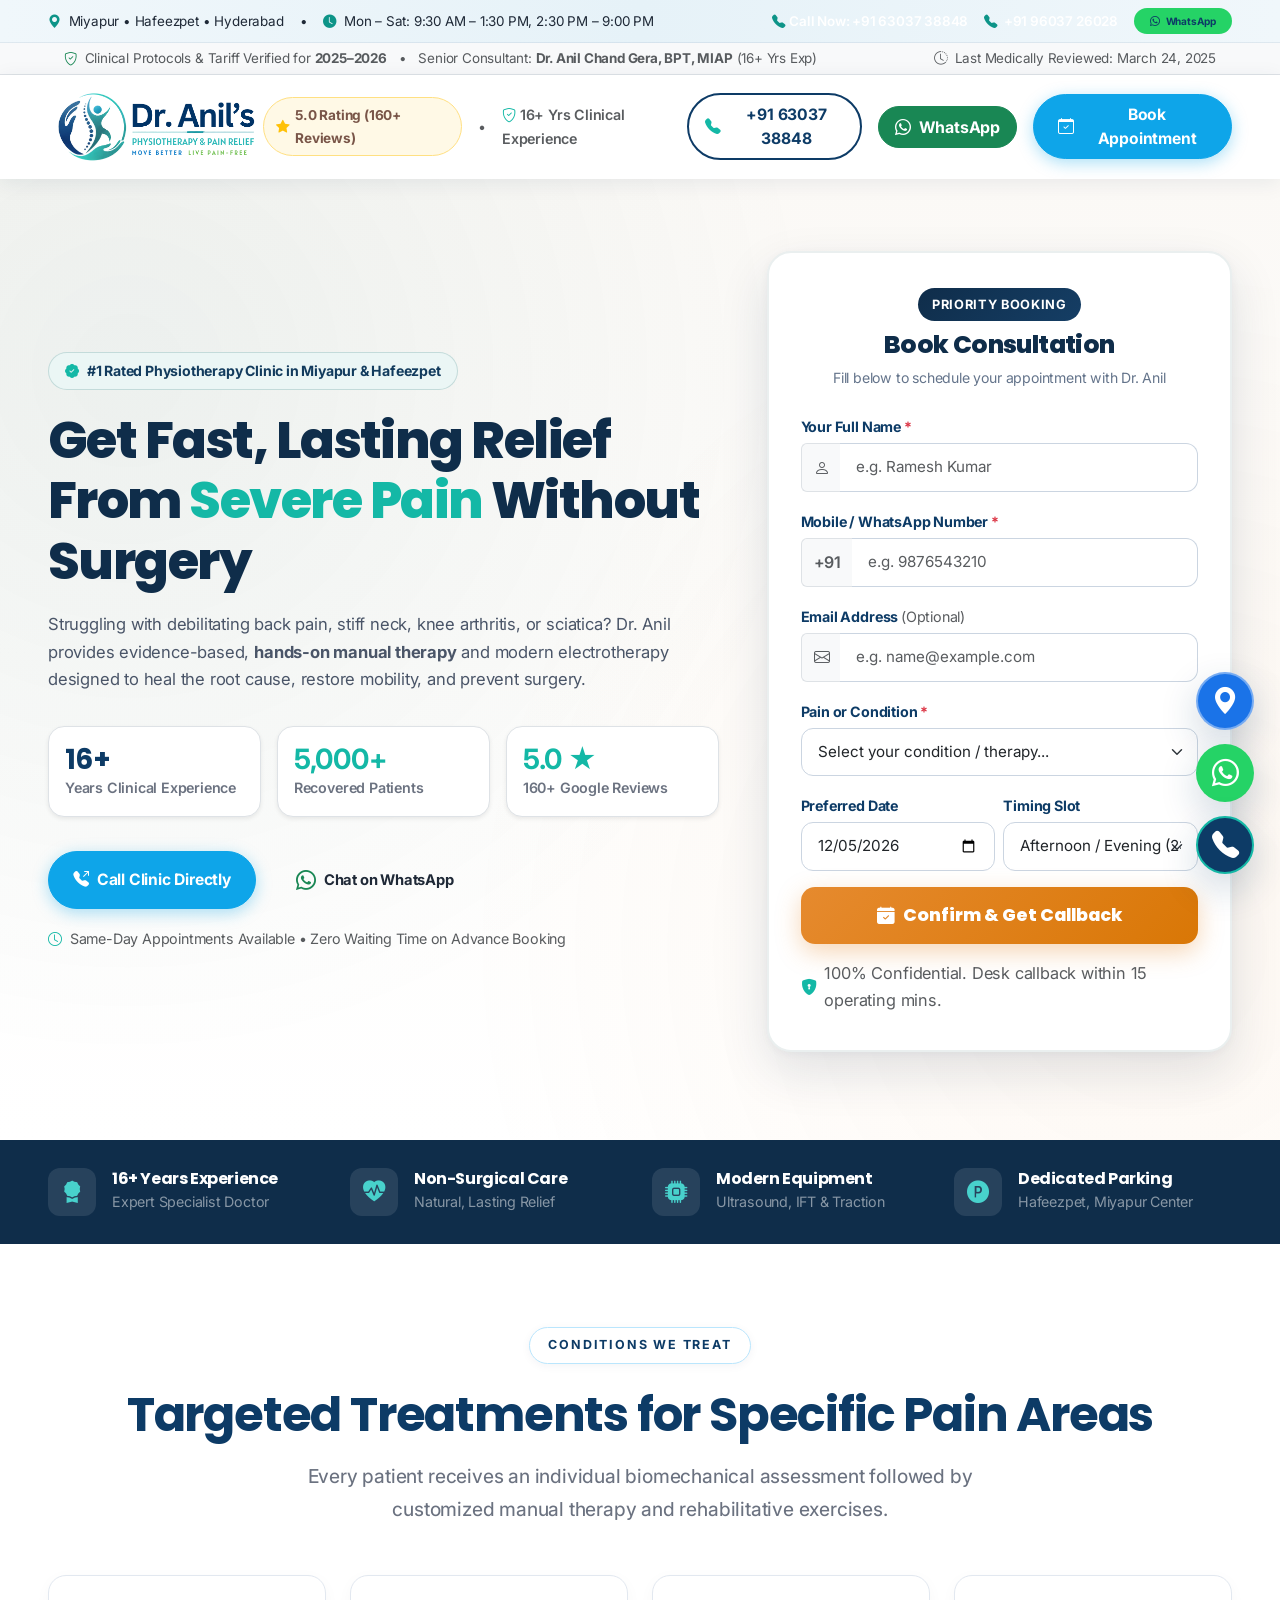
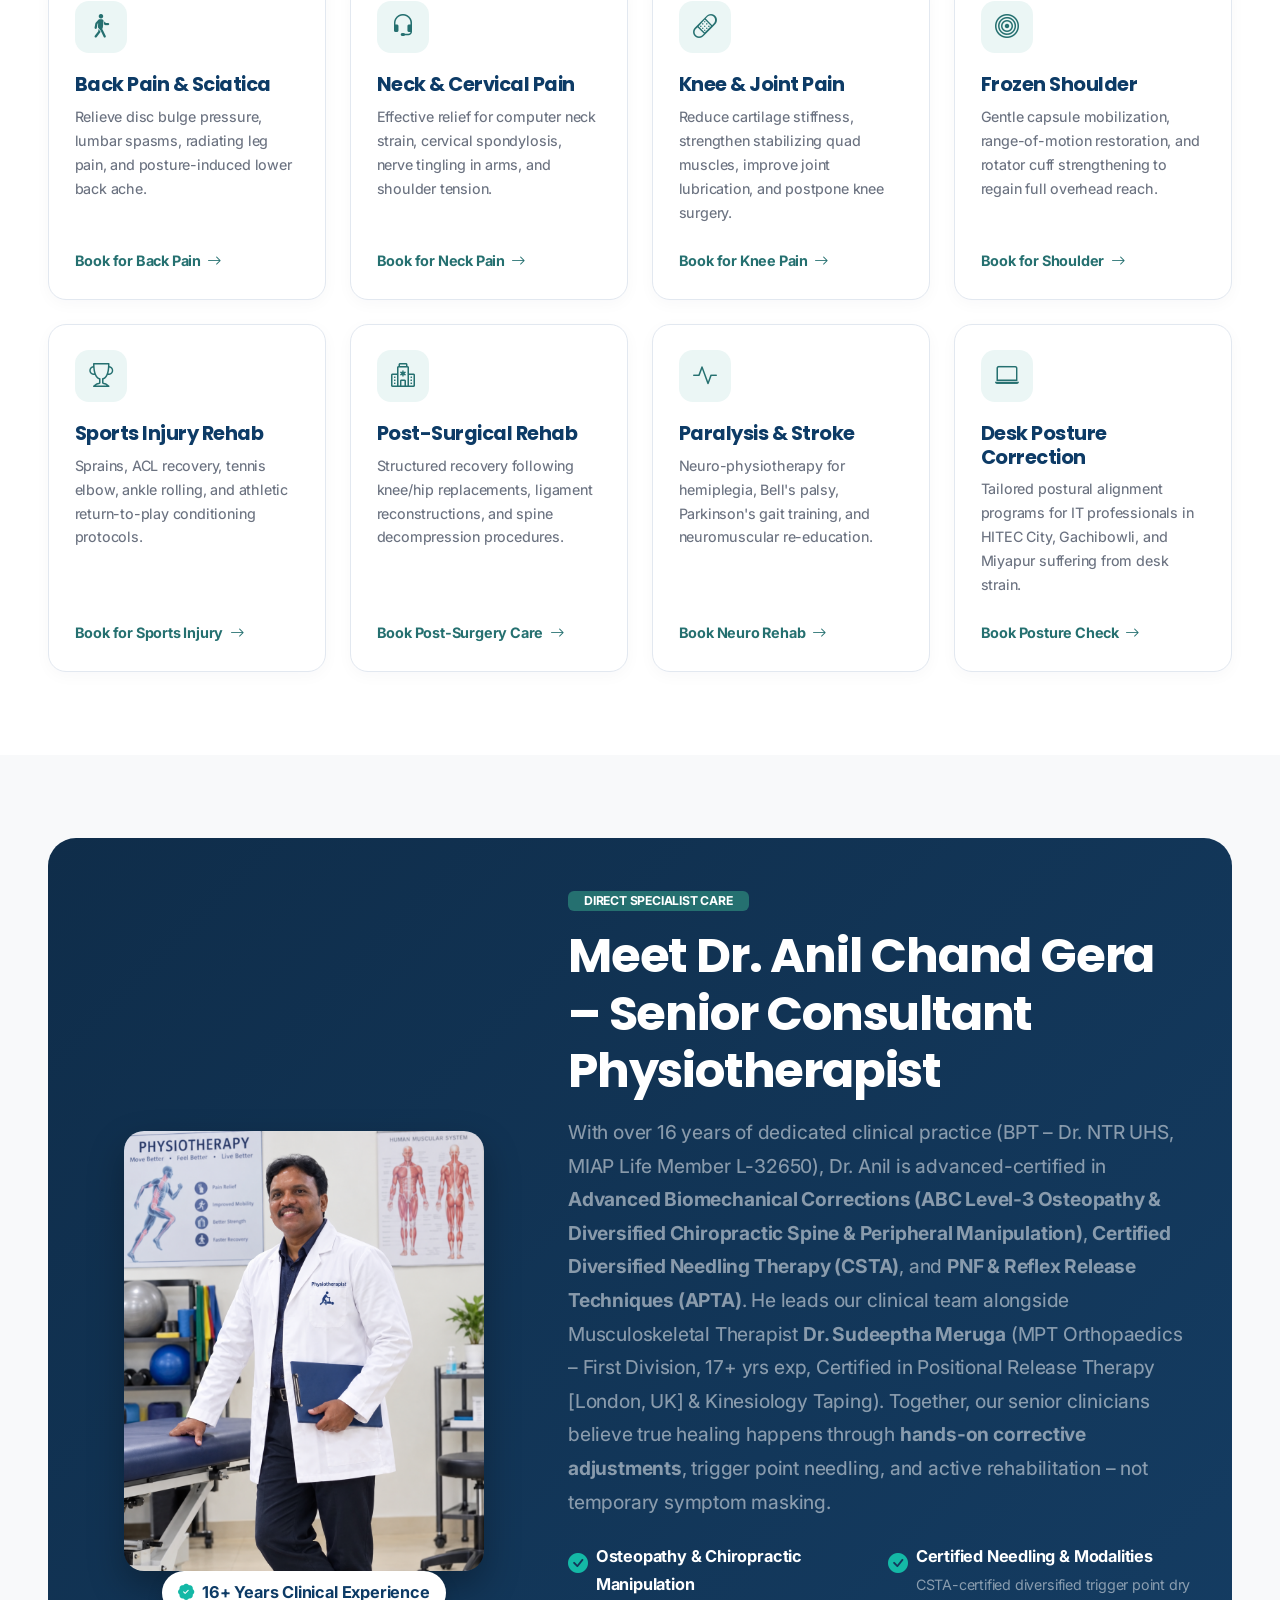
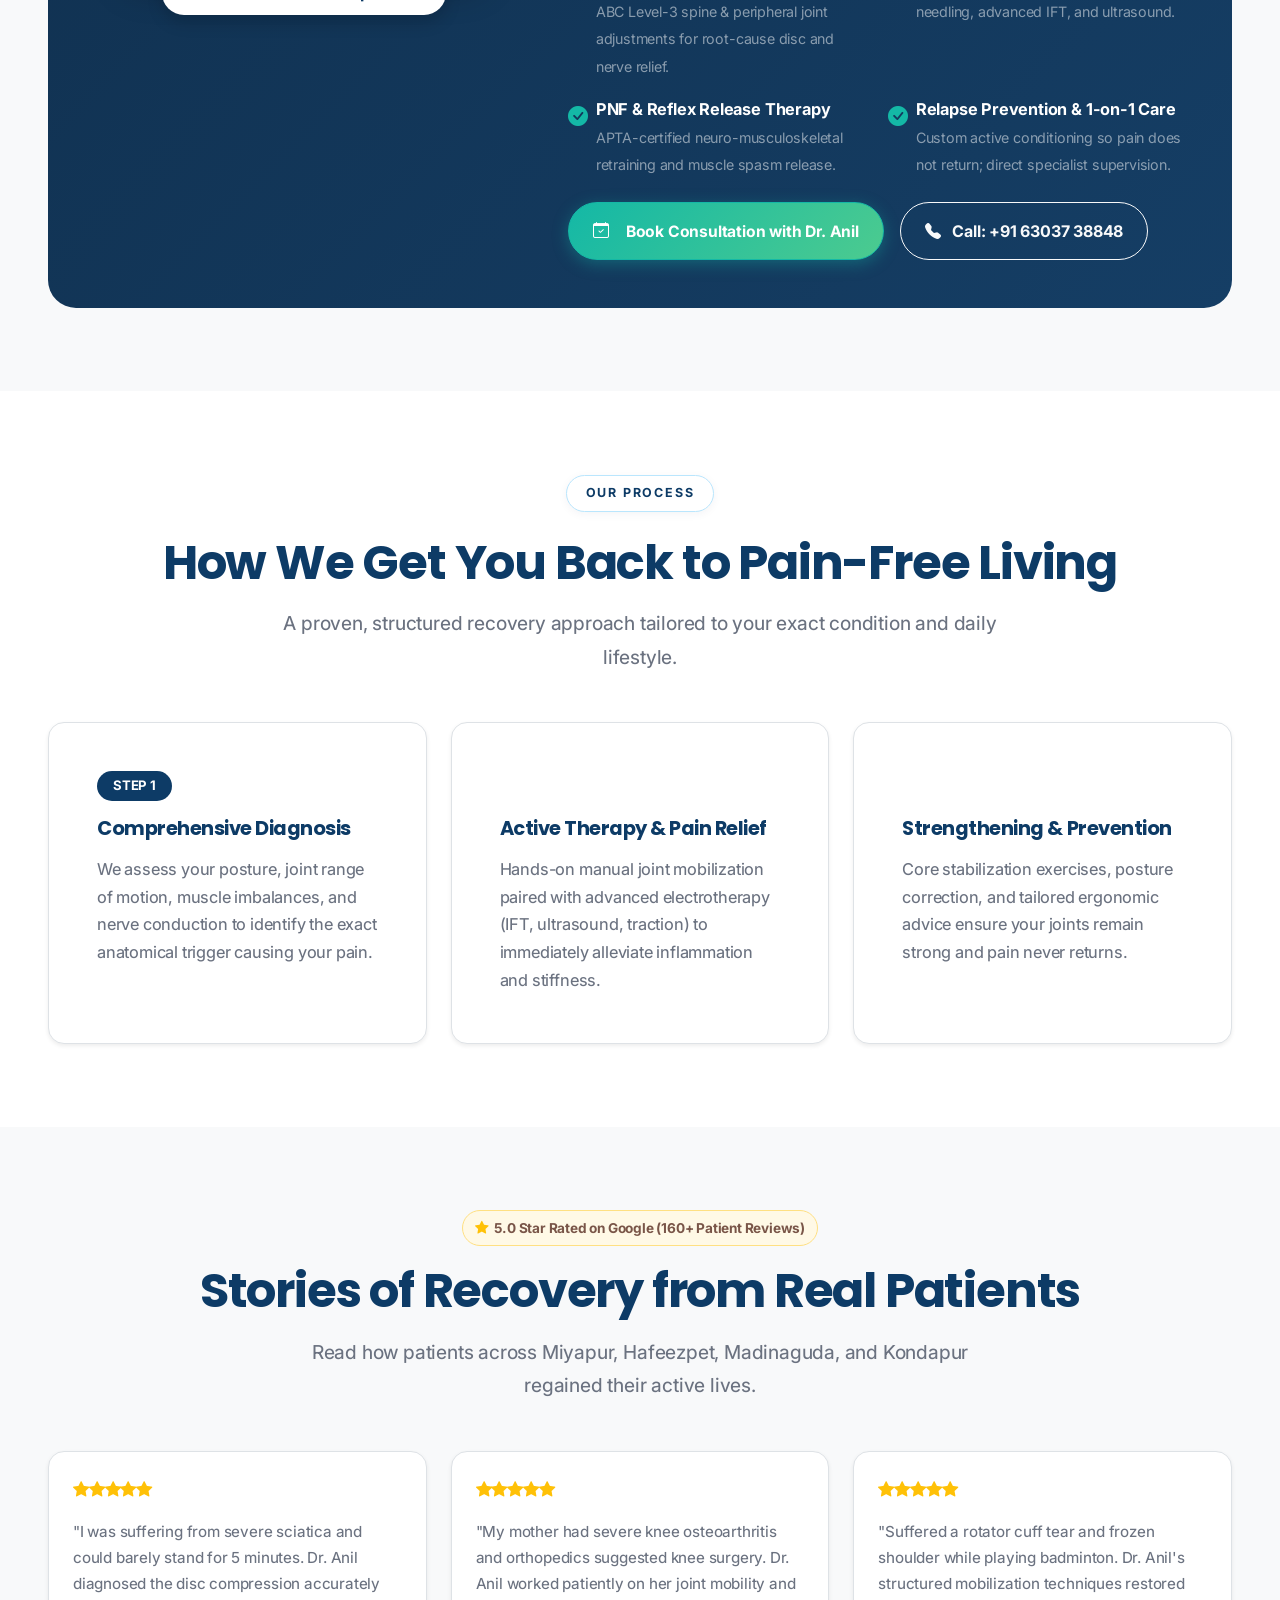
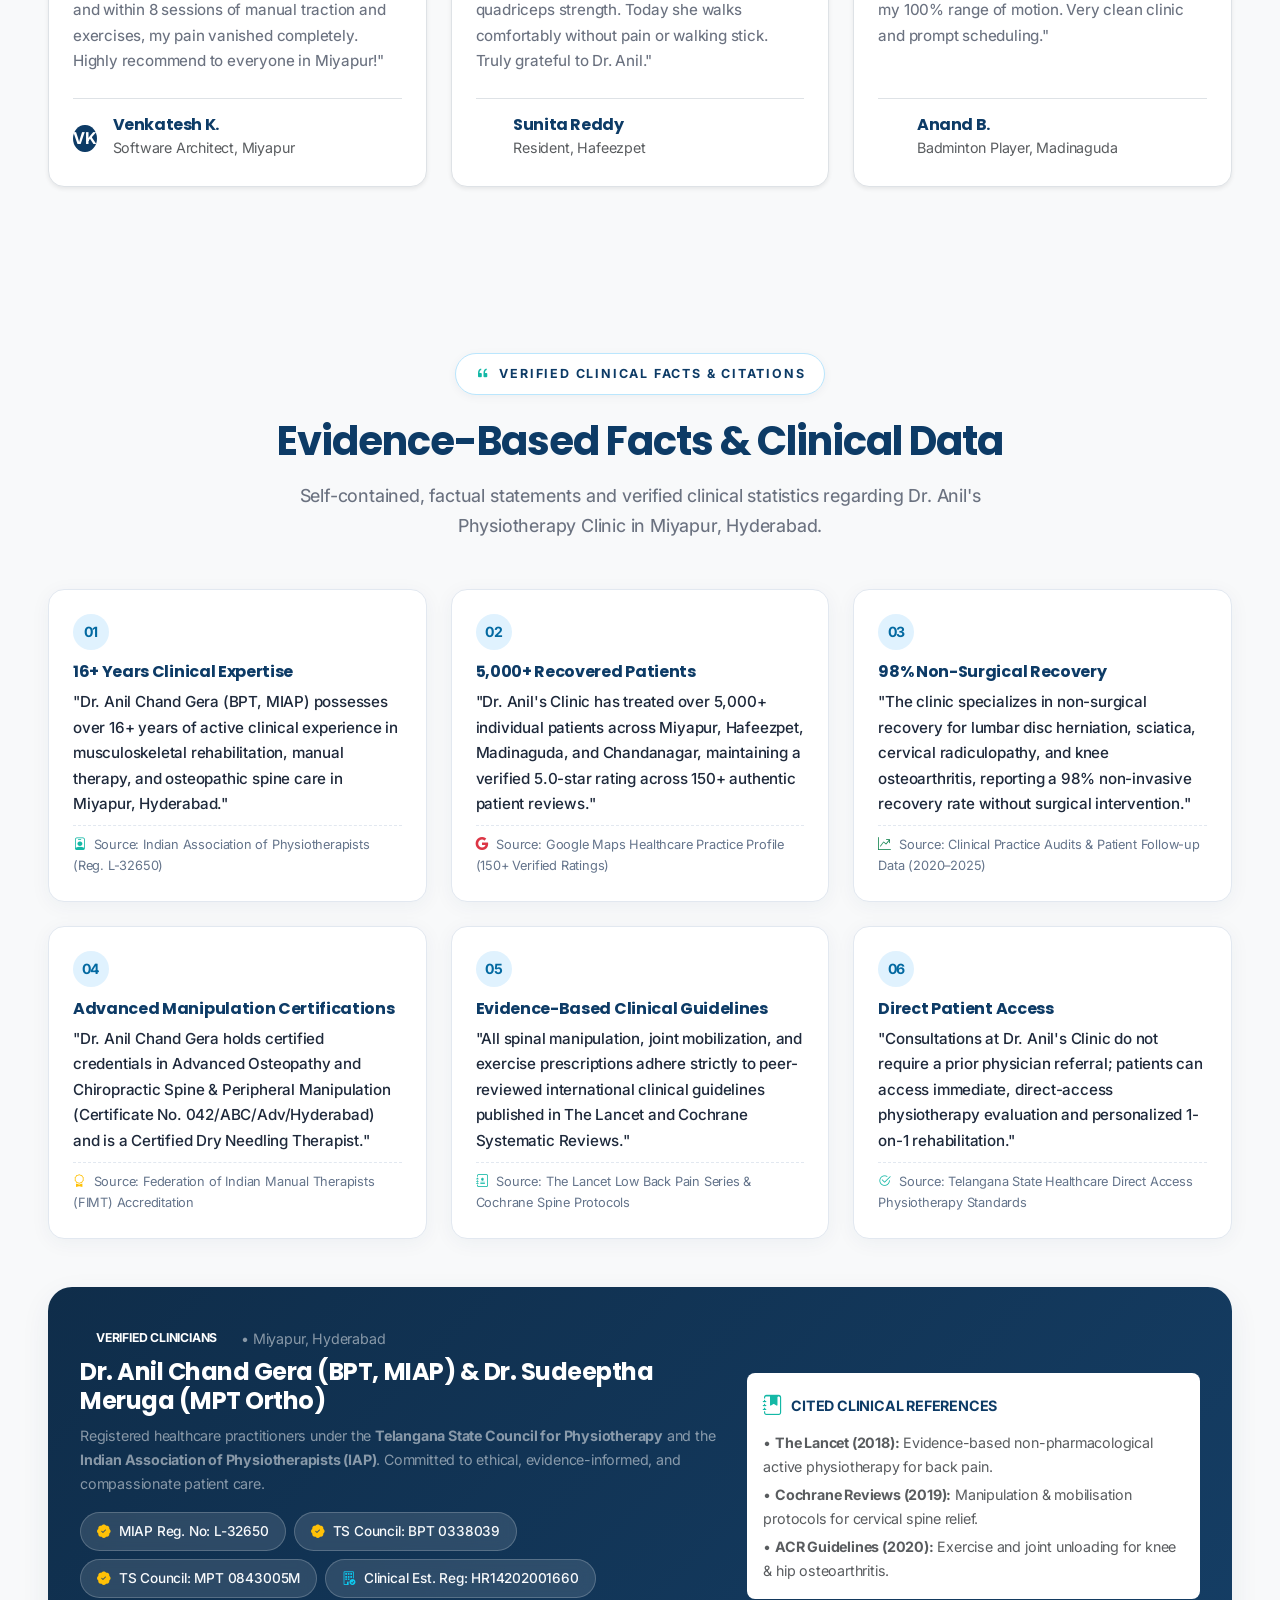
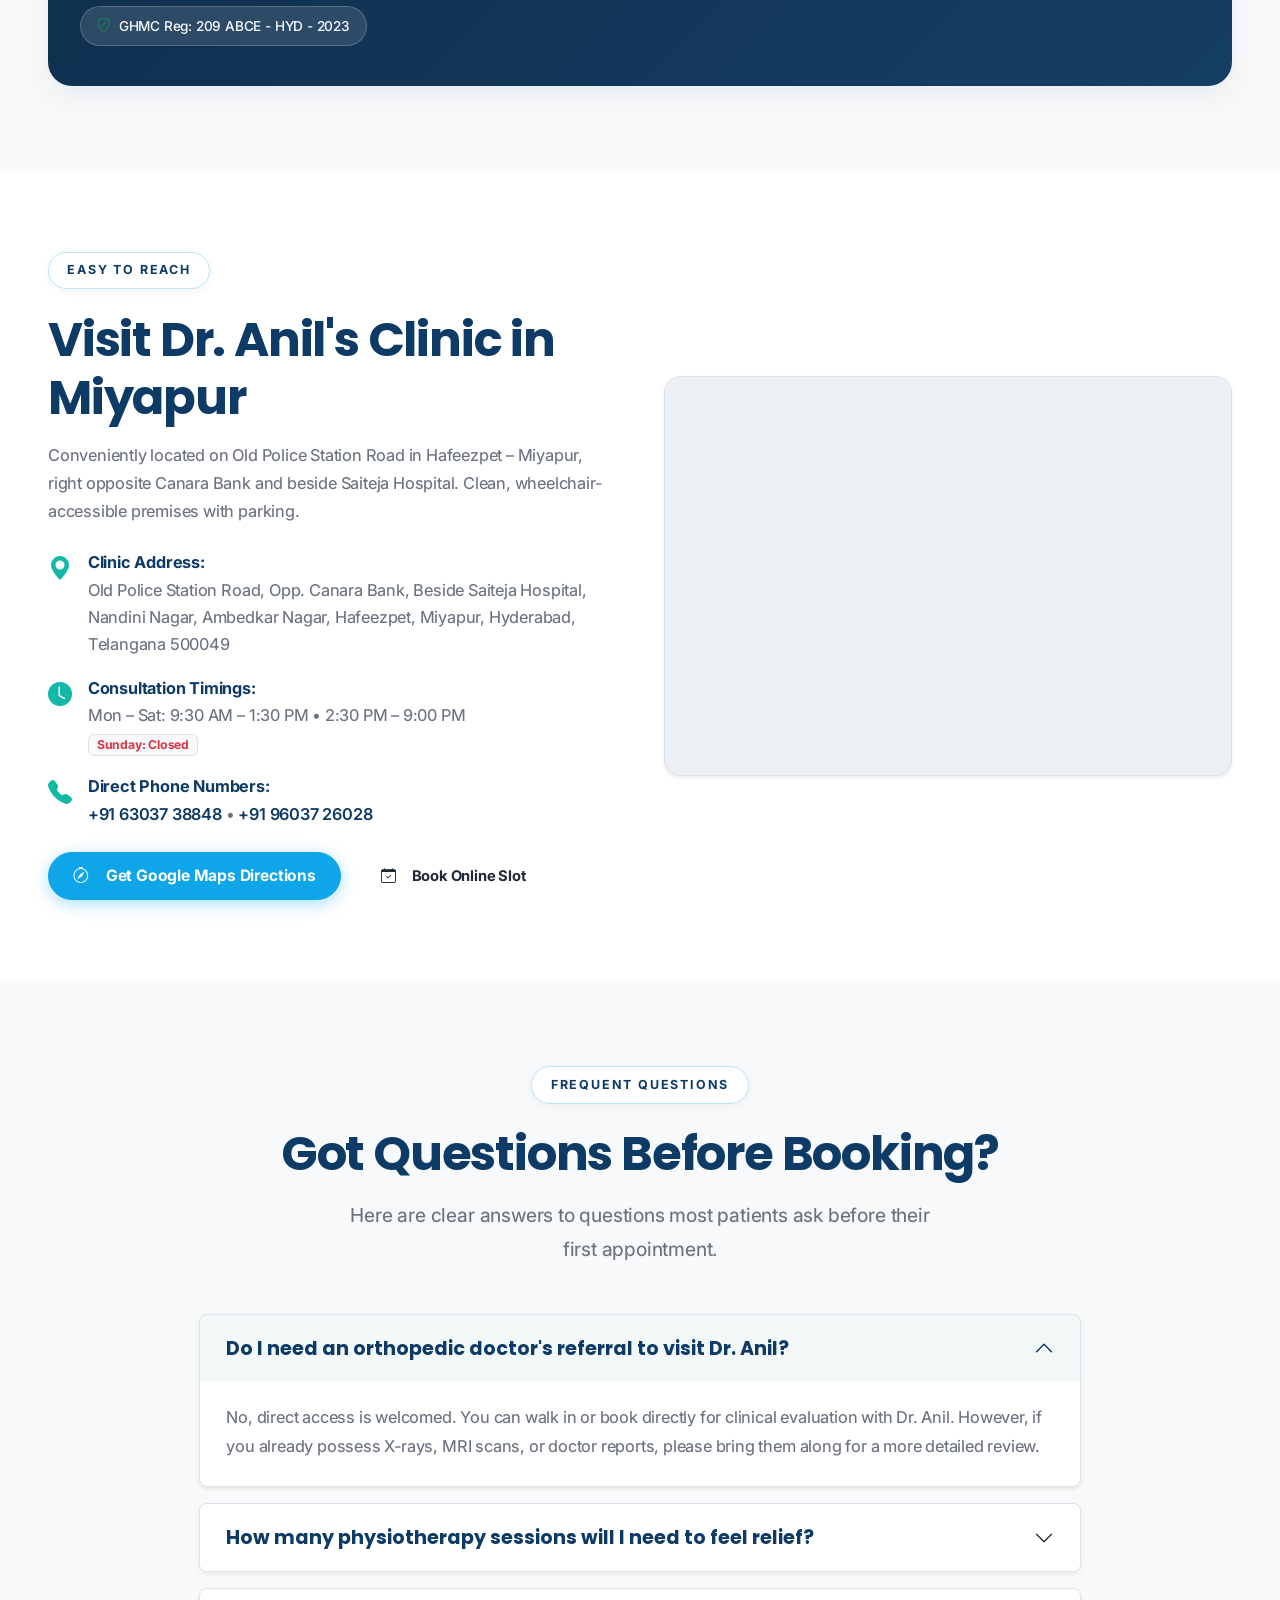
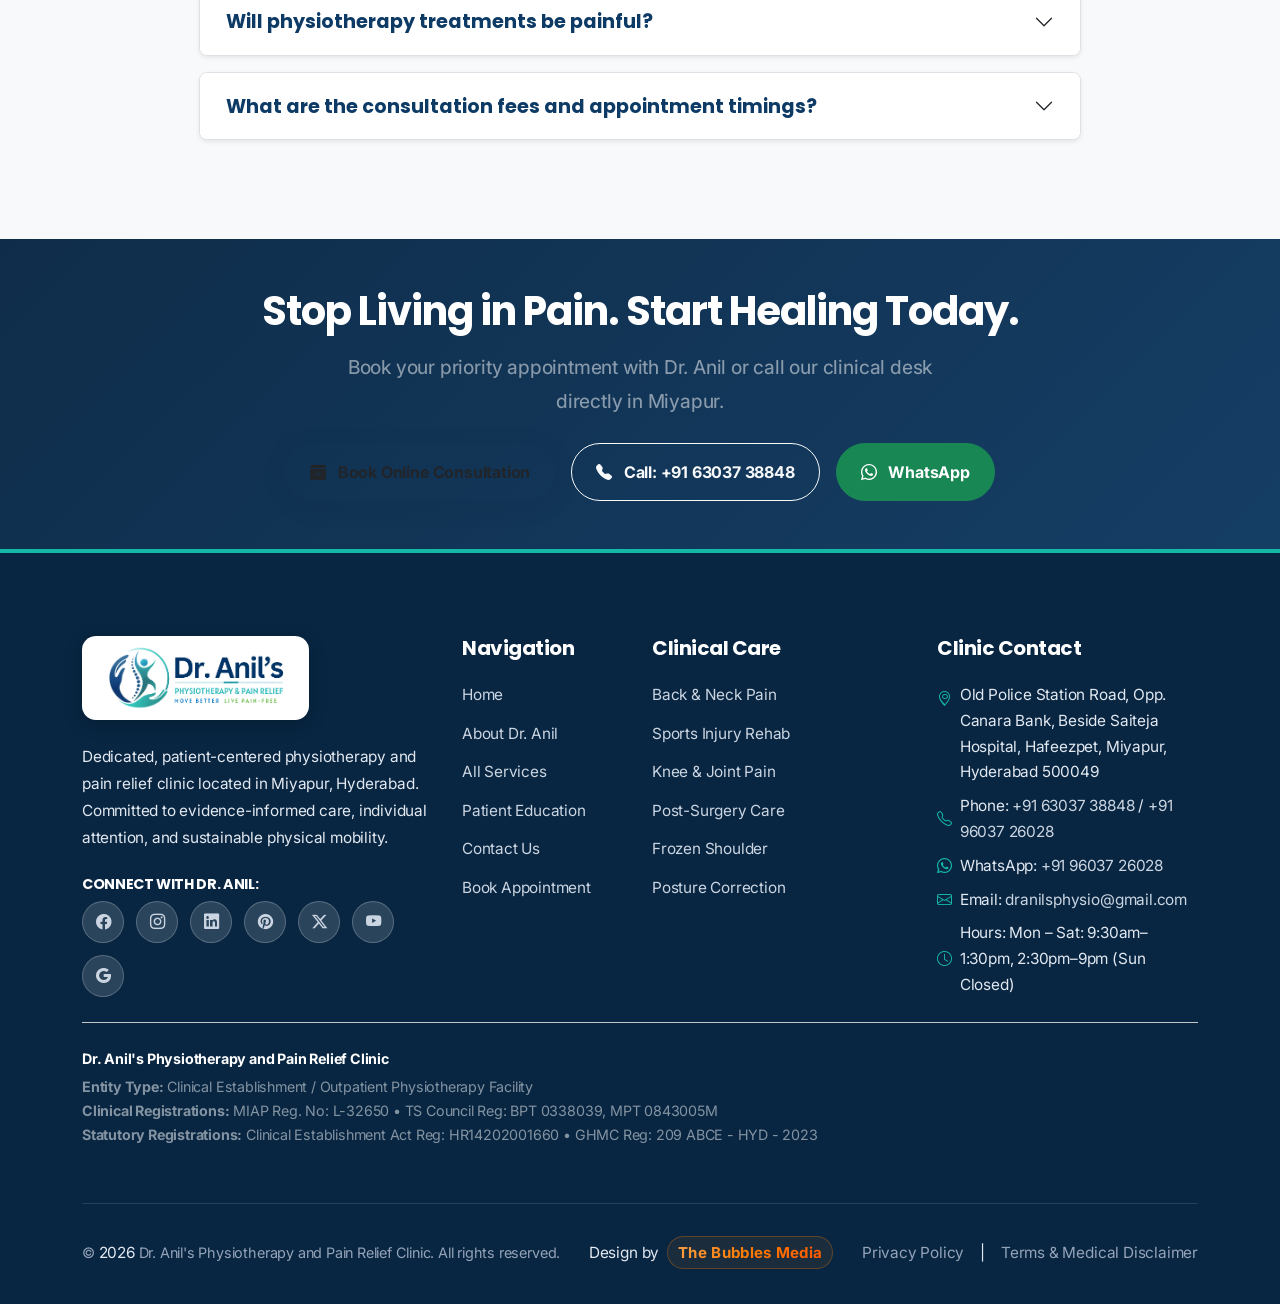
<file: Physiotherapy_service.html>
<!DOCTYPE html>
<html lang="en">

<head>
  <meta charset="UTF-8">
  <meta name="viewport" content="width=device-width, initial-scale=1.0">
  <meta http-equiv="X-UA-Compatible" content="IE=edge">

  <!-- Google Site Verification -->
  <meta name="google-site-verification" content="qMdYKxE7szCOAEHw2FJW9yC_l4rjeyGO4z61A4FJg20" />

  <!-- Google tag (gtag.js) -->
  <script async src="https://www.googletagmanager.com/gtag/js?id=G-LG5P1H8548"></script>
  <script>
    window.dataLayer = window.dataLayer || [];
    function gtag(){dataLayer.push(arguments);}
    gtag('js', new Date());

    gtag('config', 'G-LG5P1H8548');
  </script>

  <!-- Google Tag Manager -->
  <script>(function(w,d,s,l,i){w[l]=w[l]||[];w[l].push({'gtm.start':
  new Date().getTime(),event:'gtm.js'});var f=d.getElementsByTagName(s)[0],
  j=d.createElement(s),dl=l!='dataLayer'?'&l='+l:'';j.async=true;j.src=
  'https://www.googletagmanager.com/gtm.js?id='+i+dl;f.parentNode.insertBefore(j,f);
  })(window,document,'script','dataLayer','GTM-NV4THXWF');</script>
  <!-- End Google Tag Manager -->

  <!-- Meta Pixel Code -->
  <script>
    !function(f,b,e,v,n,t,s)
    {if(f.fbq)return;n=f.fbq=function(){n.callMethod?
    n.callMethod.apply(n,arguments):n.queue.push(arguments)};
    if(!f._fbq)f._fbq=n;n.push=n;n.loaded=!0;n.version='2.0';
    n.queue=[];t=b.createElement(e);t.async=!0;
    t.src=v;s=b.getElementsByTagName(e)[0];
    s.parentNode.insertBefore(t,s)}(window, document,'script',
    'https://connect.facebook.net/en_US/fbevents.js');
    fbq('init', '1884537529625614');
    fbq('track', 'PageView');
  </script>
  <noscript><img height="1" width="1" class="meta-pixel-img" alt=""
    src="https://www.facebook.com/tr?id=1884537529625614&ev=PageView&noscript=1"
  /></noscript>
  <!-- End Meta Pixel Code -->

  <title>Best Physiotherapy Clinic in Miyapur, Hyderabad | Dr. Anil's Physio Care</title>
  <meta name="description"
    content="Relieve back pain, neck stiffness, knee osteoarthritis & sports injuries without surgery. Book priority consultation with Dr. Anil (16+ yrs exp) in Miyapur, Hyderabad. Call +91 63037 38848.">
  <meta name="keywords"
    content="physiotherapy clinic miyapur, physiotherapist near me, back pain treatment hyderabad, dr anil physiotherapy, neck pain relief, sports injury rehab hafeezpet, dr anil physio care">
  <meta name="robots" content="index, follow, max-image-preview:large, max-snippet:-1, max-video-preview:-1">
  <meta http-equiv="content-language" content="en-IN">

  <!-- GEO & Local Search Meta Tags -->
  <meta name="geo.region" content="IN-TG">
  <meta name="geo.placename" content="Miyapur, Hyderabad">
  <meta name="geo.position" content="17.494816;78.355789">
  <meta name="ICBM" content="17.494816, 78.355789">

  <!-- Canonical Tag -->
  <link rel="canonical" href="https://dranilphysiocare.com/Physiotherapy_service.html">

  <!-- Open Graph -->
  <meta property="og:title" content="Expert Physiotherapy in Miyapur &bull; Dr. Anil's Physio Care">
  <meta property="og:description"
    content="5.0 ★ Rated on Google. Advanced hands-on physiotherapy and pain relief treatments for back pain, joint stiffness, sciatica, and rehabilitation.">
  <meta property="og:image" content="https://dranilphysiocare.com/assets/images/clinic-environment.jpg">
  <meta property="og:url" content="https://dranilphysiocare.com/Physiotherapy_service.html">
  <meta property="og:type" content="website">

  <!-- Twitter Card -->
  <meta name="twitter:card" content="summary_large_image">
  <meta name="twitter:title" content="Best Physiotherapy Clinic in Miyapur | Dr. Anil's Physio Care">
  <meta name="twitter:description" content="Relieve pain without surgery. 16+ years experience in osteopathy & spinal rehabilitation.">
  <meta name="twitter:image" content="https://dranilphysiocare.com/assets/images/clinic-environment.jpg">

  <!-- JSON-LD Structured Data: PhysiotherapyClinic & FAQPage -->
  <script type="application/ld+json">
  {
    "@context": "https://schema.org",
    "@graph": [
      {
        "@type": ["PhysiotherapyClinic", "MedicalClinic", "LocalBusiness"],
        "@id": "https://dranilphysiocare.com/#clinic",
        "name": "Dr. Anil's Physiotherapy and Pain Relief Clinic",
        "alternateName": ["Dr. Anil's Physio Care", "Dr. Anil Physiotherapy Miyapur"],
        "url": "https://dranilphysiocare.com/",
        "telephone": "+91 63037 38848",
        "priceRange": "₹₹",
        "currenciesAccepted": "INR",
        "paymentAccepted": "Cash, UPI, Google Pay, PhonePe, Paytm, Credit Card, Debit Card",
        "aggregateRating": {
          "@type": "AggregateRating",
          "ratingValue": "5.0",
          "reviewCount": "150",
          "bestRating": "5",
          "worstRating": "1"
        },
        "knowsAbout": [
          "Physiotherapy Clinic in Miyapur",
          "Non-Surgical Sciatica Pain Relief",
          "Lumbar Spondylosis & Slip Disc",
          "Cervical Spondylosis",
          "Osteopathy & Chiropractic Spine Manipulation",
          "Dry Needling Therapy",
          "Knee Osteoarthritis Treatment",
          "Sports Injury Rehabilitation"
        ],
        "founder": {
          "@type": "Physician",
          "name": "Dr. Anil Chand Gera",
          "jobTitle": "Founder & Senior Consultant Physiotherapist",
          "hasCredential": "BPT (Dr. NTR UHS), MIAP (L-32650), ABC Level-3 Osteopathy & Chiropractic Manipulation, CSTA Certified Dry Needling Therapist"
        },
        "address": {
          "@type": "PostalAddress",
          "streetAddress": "Old Police Station Road, Opp. Canara Bank, Beside Saiteja Hospital, Nandini Nagar, Ambedkar Nagar, Hafeezpet",
          "addressLocality": "Miyapur",
          "addressRegion": "Telangana",
          "postalCode": "500049",
          "addressCountry": "IN"
        },
        "geo": {
          "@type": "GeoCoordinates",
          "latitude": "17.494816",
          "longitude": "78.355789"
        }
      },
      {
        "@type": "WebPage",
        "@id": "https://dranilphysiocare.com/Physiotherapy_service.html#webpage",
        "url": "https://dranilphysiocare.com/Physiotherapy_service.html",
        "name": "Best Physiotherapy Clinic in Miyapur, Hyderabad | Priority Consultation",
        "isPartOf": { "@id": "https://dranilphysiocare.com/#website" },
        "about": { "@id": "https://dranilphysiocare.com/#clinic" },
        "speakable": {
          "@type": "SpeakableSpecification",
          "cssSelector": [
            ".hero-title",
            ".hero-sub",
            ".section-heading"
          ]
        }
      },
      {
        "@type": "FAQPage",
        "mainEntity": [
          {
            "@type": "Question",
            "name": "How quickly can I get an appointment at Dr. Anil's clinic in Miyapur?",
            "acceptedAnswer": {
              "@type": "Answer",
              "text": "Same-day priority consultation slots are available for acute pain cases. Call +91 63037 38848 or send a WhatsApp message to +91 96037 26028 for instant confirmation."
            }
          },
          {
            "@type": "Question",
            "name": "Are treatments safe for elderly patients with knee arthritis or osteoporosis?",
            "acceptedAnswer": {
              "@type": "Answer",
              "text": "Yes. Our senior physiotherapists use gentle, low-load joint mobilization, non-weight-bearing exercises, and electrotherapy calibrated specifically for geriatric safety."
            }
          },
          {
            "@type": "Question",
            "name": "Can back pain and sciatica be treated without surgery?",
            "acceptedAnswer": {
              "@type": "Answer",
              "text": "Yes. Over 90% of sciatica and disc herniation cases recover successfully through non-surgical osteopathic spinal decompression, dry needling, and targeted core stabilizer re-education."
            }
          }
        ]
      }
    ]
  }
  </script>

  <!-- Favicon -->
  <link rel="icon" type="image/png" href="assets/icons/fevicon.png">
  <link rel="apple-touch-icon" href="assets/icons/fevicon.png">
  <link rel="alternate icon" href="favicon.ico">

  <!-- Google Fonts -->
  <link rel="preconnect" href="https://fonts.googleapis.com">
  <link rel="preconnect" href="https://fonts.gstatic.com" crossorigin>
  <link
    href="https://fonts.googleapis.com/css2?family=Plus+Jakarta+Sans:wght@400;500;600;700;800&family=Outfit:wght@500;600;700;800&display=swap"
    rel="stylesheet">

  <!-- Bootstrap 5 CSS -->
  <link href="https://cdn.jsdelivr.net/npm/bootstrap@5.3.3/dist/css/bootstrap.min.css" rel="stylesheet"
    integrity="sha384-QWTKZyjpPEjISv5WaRU9OFeRpok6YctnYmDr5pNlyT2bRjXh0JMhjY6hW+ALEwIH" crossorigin="anonymous">

  <!-- Bootstrap Icons -->
  <link rel="stylesheet" href="https://cdn.jsdelivr.net/npm/bootstrap-icons@1.11.3/font/bootstrap-icons.min.css">

  <!-- Main Unified CSS -->
  <link rel="stylesheet" href="css/style.css">

  <style>
    /* Google Ads Landing Page Targeted Styles */
    :root {
      --lp-primary: #0F2D4A;
      --lp-teal: #257070;
      --lp-sand: #E68A2E;
      --lp-accent-gold: #FFB300;
      --lp-card-bg: #FFFFFF;
      --lp-soft-bg: #F8FAFC;
    }

    /* PPC Header */
    .lp-header {
      background: #FFFFFF;
      box-shadow: 0 4px 20px rgba(15, 45, 74, 0.08);
      position: sticky;
      top: 0;
      z-index: 1040;
      transition: all 0.3s ease;
    }

    .lp-rating-pill {
      background: #FFF9E6;
      border: 1px solid #FFE082;
      color: #795548;
      font-size: 0.85rem;
      font-weight: 700;
      padding: 0.35rem 0.75rem;
      border-radius: 50rem;
      display: inline-flex;
      align-items: center;
      gap: 0.35rem;
    }

    /* Hero Section */
    .lp-hero {
      background: radial-gradient(circle at 10% 20%, rgba(37, 112, 112, 0.07) 0%, rgba(255, 255, 255, 0) 50%),
        radial-gradient(circle at 90% 80%, rgba(230, 138, 46, 0.06) 0%, rgba(255, 255, 255, 0) 50%),
        linear-gradient(180deg, #FBF9F6 0%, #FFFFFF 100%);
      padding: 3rem 0 4rem 0;
      position: relative;
    }

    @media (min-width: 992px) {
      .lp-hero {
        padding: 4.5rem 0 5.5rem 0;
      }
    }

    .lp-hero-badge {
      display: inline-flex;
      align-items: center;
      gap: 0.5rem;
      background: #EBF6F5;
      color: #123B5D;
      font-weight: 700;
      font-size: 0.88rem;
      padding: 0.4rem 1rem;
      border-radius: 50rem;
      margin-bottom: 1.25rem;
      border: 1px solid rgba(37, 112, 112, 0.2);
    }

    .lp-hero-title {
      font-family: var(--font-heading);
      font-weight: 800;
      color: var(--lp-primary);
      line-height: 1.18;
      font-size: clamp(2.1rem, 4vw, 3.25rem);
      margin-bottom: 1.25rem;
    }

    .lp-hero-subtitle {
      font-size: clamp(1rem, 1.3vw, 1.15rem);
      color: #4A5568;
      line-height: 1.65;
      margin-bottom: 2rem;
    }

    /* Hero Lead Form Box */
    .lp-form-card {
      background: #FFFFFF;
      border-radius: 24px;
      box-shadow: 0 20px 50px rgba(15, 45, 74, 0.12), 0 2px 8px rgba(15, 45, 74, 0.04);
      border: 2px solid #EAEFEF;
      padding: 2.2rem 2rem;
      position: relative;
    }

    .lp-form-header-badge {
      background: linear-gradient(135deg, var(--lp-primary) 0%, #153E65 100%);
      color: #FFFFFF;
      font-size: 0.8rem;
      font-weight: 700;
      letter-spacing: 0.05em;
      text-transform: uppercase;
      padding: 0.35rem 0.9rem;
      border-radius: 50rem;
      display: inline-block;
      margin-bottom: 0.6rem;
    }

    .lp-form-title {
      font-family: var(--font-heading);
      font-size: 1.55rem;
      font-weight: 800;
      color: var(--lp-primary);
      margin-bottom: 0.35rem;
    }

    .lp-form-subtitle {
      font-size: 0.88rem;
      color: #64748B;
      margin-bottom: 1.5rem;
    }

    .lp-form-control {
      border: 1.5px solid #CBD5E1;
      border-radius: 12px;
      padding: 0.75rem 1rem;
      font-size: 0.95rem;
      transition: all 0.25s ease;
    }

    .lp-form-control:focus {
      border-color: var(--lp-teal);
      box-shadow: 0 0 0 4px rgba(37, 112, 112, 0.12);
    }

    .lp-submit-btn {
      background: linear-gradient(135deg, #E68A2E 0%, #D97706 100%);
      color: #FFFFFF;
      font-family: var(--font-heading);
      font-size: 1.1rem;
      font-weight: 800;
      border: none;
      border-radius: 14px;
      padding: 0.95rem 1.5rem;
      box-shadow: 0 8px 24px rgba(230, 138, 46, 0.35);
      transition: all 0.3s cubic-bezier(0.16, 1, 0.3, 1);
      display: inline-flex;
      align-items: center;
      justify-content: center;
      gap: 0.5rem;
    }

    .lp-submit-btn:hover {
      background: linear-gradient(135deg, #D97706 0%, #B45309 100%);
      transform: translateY(-2px);
      box-shadow: 0 12px 28px rgba(230, 138, 46, 0.45);
      color: #FFFFFF;
    }

    /* Trust Stats Strip */
    .lp-trust-strip {
      background: #0F2D4A;
      color: #FFFFFF;
      padding: 1.75rem 0;
    }

    .lp-trust-item {
      display: flex;
      align-items: center;
      gap: 1rem;
    }

    .lp-trust-icon {
      width: 48px;
      height: 48px;
      border-radius: 12px;
      background: rgba(255, 255, 255, 0.1);
      display: flex;
      align-items: center;
      justify-content: center;
      font-size: 1.4rem;
      color: #48D1CC;
      flex-shrink: 0;
    }

    /* Treatment Cards */
    .lp-condition-card {
      background: #FFFFFF;
      border: 1.5px solid #E2E8F0;
      border-radius: 18px;
      padding: 1.6rem;
      height: 100%;
      display: flex;
      flex-direction: column;
      justify-content: space-between;
      transition: all 0.3s ease;
      box-shadow: 0 4px 16px rgba(15, 45, 74, 0.03);
    }

    .lp-condition-card:hover {
      transform: translateY(-5px);
      border-color: var(--lp-teal);
      box-shadow: 0 16px 36px rgba(15, 45, 74, 0.09);
    }

    .lp-condition-icon {
      width: 52px;
      height: 52px;
      border-radius: 14px;
      background: #EBF6F5;
      color: var(--lp-teal);
      display: flex;
      align-items: center;
      justify-content: center;
      font-size: 1.5rem;
      margin-bottom: 1.25rem;
    }

    .lp-card-book-btn {
      color: var(--lp-teal);
      font-weight: 700;
      font-size: 0.9rem;
      display: inline-flex;
      align-items: center;
      gap: 0.4rem;
      text-decoration: none;
      transition: gap 0.2s ease;
    }

    .lp-card-book-btn:hover {
      color: #0F2D4A;
      gap: 0.7rem;
    }

    /* Doctor Spotlight */
    .lp-doctor-card {
      background: linear-gradient(135deg, #0F2D4A 0%, #153E65 100%);
      color: #FFFFFF;
      border-radius: 28px;
      padding: 3rem 2.5rem;
      position: relative;
      overflow: hidden;
    }

    .lp-doctor-img-wrap {
      position: relative;
      text-align: center;
    }

    .lp-doctor-img {
      max-height: 440px;
      width: 100%;
      max-width: 360px;
      border-radius: 20px;
      object-fit: cover;
      object-position: top center;
      box-shadow: 0 16px 36px rgba(0, 0, 0, 0.3);
    }

    /* Sticky Mobile Conversion Bar */
    .lp-mobile-bar {
      position: fixed;
      bottom: 0;
      left: 0;
      right: 0;
      background: #FFFFFF;
      box-shadow: 0 -6px 25px rgba(15, 45, 74, 0.15);
      padding: 0.75rem 1rem;
      z-index: 1050;
      display: none;
    }

    @media (max-width: 767.98px) {
      .lp-mobile-bar {
        display: flex;
        gap: 0.5rem;
      }

      body {
        padding-bottom: 74px;
        /* clearance for sticky bar */
      }
    }

    .lp-mobile-btn-call {
      flex: 1;
      background: #0F2D4A;
      color: #FFFFFF;
      font-weight: 700;
      font-size: 0.9rem;
      border-radius: 50rem;
      padding: 0.7rem 0.5rem;
      text-align: center;
      text-decoration: none;
      display: flex;
      align-items: center;
      justify-content: center;
      gap: 0.4rem;
    }

    .lp-mobile-btn-wa {
      flex: 1;
      background: #25D366;
      color: #FFFFFF;
      font-weight: 700;
      font-size: 0.9rem;
      border-radius: 50rem;
      padding: 0.7rem 0.5rem;
      text-align: center;
      text-decoration: none;
      display: flex;
      align-items: center;
      justify-content: center;
      gap: 0.4rem;
    }

    .lp-mobile-btn-book {
      flex: 1.2;
      background: #E68A2E;
      color: #FFFFFF;
      font-weight: 800;
      font-size: 0.9rem;
      border-radius: 50rem;
      padding: 0.7rem 0.5rem;
      text-align: center;
      text-decoration: none;
      display: flex;
      align-items: center;
      justify-content: center;
      gap: 0.4rem;
    }
  </style>
</head>

<body>
  <!-- Google Tag Manager (noscript) -->
  <noscript><iframe src="https://www.googletagmanager.com/ns.html?id=GTM-NV4THXWF"
  height="0" width="0" class="gtm-noscript-frame"></iframe></noscript>
  <!-- End Google Tag Manager (noscript) -->

  <!-- TOP PPC ANNOUNCEMENT BAR -->
  <div class="top-announcement-bar d-none d-md-block">
    <div class="container-fluid px-3 px-md-4 px-xl-5 container-max-1720">
      <div class="d-flex justify-content-between align-items-center">
        <div class="d-flex align-items-center gap-3">
          <span><i class="bi bi-geo-alt-fill text-sand me-1"></i> Miyapur &bull; Hafeezpet &bull; Hyderabad</span>
          <span>&bull;</span>
          <span><i class="bi bi-clock-fill text-sand me-1"></i> Mon &ndash; Sat: 9:30 AM &ndash; 1:30 PM, 2:30 PM
            &ndash; 9:00 PM</span>
        </div>
        <div class="d-flex align-items-center gap-3">
          <a href="tel:+916303738848" class="fw-semibold text-white text-decoration-none">
            <i class="bi bi-telephone-fill text-teal me-1"></i>Call Now: +91 63037 38848
          </a>
          <a href="tel:+919603726028" class="fw-semibold text-white text-decoration-none d-none d-lg-inline">
            <i class="bi bi-telephone-fill text-teal me-1"></i> +91 96037 26028
          </a>
          <a href="https://wa.me/919603726028?text=Hello%20Dr.%20Anil's%20Clinic,%20I%20am%20enquiring%20via%20Google%20for%20a%20physiotherapy%20consultation."
            target="_blank" rel="noopener noreferrer"
            class="badge bg-teal rounded-pill px-3 py-2 btn-whatsapp-pill">
            <i class="bi bi-whatsapp me-1"></i> WhatsApp
          </a>
        </div>
      </div>
    </div>
  </div>

  <!-- CLINICAL EDITORIAL RECENCY & FRESHNESS BAR (GEO & LLM Verification) -->
  <div class="clinical-freshness-bar py-1 px-3 bg-light border-bottom text-muted small">
    <div class="container-fluid px-3 px-md-4 px-xl-5 container-max-1720 d-flex flex-wrap justify-content-between align-items-center gap-2">
      <div>
        <i class="bi bi-shield-check text-success me-1"></i>
        <span>Clinical Protocols &amp; Tariff Verified for <strong>2025&ndash;2026</strong></span>
        <span class="mx-2 d-none d-sm-inline">&bull;</span>
        <span class="d-none d-sm-inline">Senior Consultant: <strong>Dr. Anil Chand Gera, BPT, MIAP</strong> (16+ Yrs Exp)</span>
      </div>
      <div>
        <i class="bi bi-clock-history me-1"></i>
        <span>Last Medically Reviewed: <time datetime="2025-03-24">March 24, 2025</time></span>
      </div>
    </div>
  </div>

  <!-- PPC STICKY HEADER (Minimal Leaks, Maximum Trust & Fast-Track Actions) -->
  <header class="lp-header py-2 py-md-3">
    <div class="container-fluid px-3 px-md-4 px-xl-5 container-max-1720">
      <div class="d-flex justify-content-between align-items-center">

        <!-- Logo / Brand Wordmark -->
        <a class="navbar-brand-custom" href="index.html" aria-label="Dr. Anil's Clinic Home">
          <img src="assets/icons/logo.png" alt="Dr. Anil's Physiotherapy &amp; Pain Relief" class="navbar-brand-logo">
        </a>

        <!-- Middle Trust Badges (Desktop) -->
        <div class="d-none d-xl-flex align-items-center gap-3">
          <div class="lp-rating-pill">
            <i class="bi bi-star-fill text-warning"></i>
            <span>5.0 Rating (160+ Reviews)</span>
          </div>
          <span class="text-muted small">&bull;</span>
          <span class="text-muted small fw-semibold"><i class="bi bi-shield-check text-teal me-1"></i>16+ Yrs Clinical
            Experience</span>
        </div>

        <!-- Fast Contact & Call CTA -->
        <div class="d-flex align-items-center gap-2 gap-md-3">
          <a href="tel:+916303738848"
            class="btn btn-outline-navy d-none d-sm-inline-flex align-items-center gap-2 rounded-pill px-3 py-2 fw-bold">
            <i class="bi bi-telephone-fill text-teal"></i>
            <span>+91 63037 38848</span>
          </a>
          <a href="https://wa.me/919603726028?text=Hello%20Dr.%20Anil's%20Clinic,%20I%20would%20like%20to%20book%20a%20consultation%20slot."
            target="_blank" rel="noopener noreferrer"
            class="btn btn-success d-none d-md-inline-flex align-items-center gap-2 rounded-pill px-3 py-2 fw-bold"
            class="btn btn-sm btn-teal d-flex align-items-center gap-2 btn-whatsapp-pill">
            <i class="bi bi-whatsapp"></i>
            <span>WhatsApp</span>
          </a>
          <a href="#consultation-form" class="btn btn-navy rounded-pill px-3 px-md-4 py-2 fw-bold btn-book-cta">
            <i class="bi bi-calendar-check me-1"></i> Book Appointment
          </a>
        </div>

      </div>
    </div>
  </header>

  <main>
    <!-- HERO SECTION WITH ABOVE-THE-FOLD LEAD FORM -->
    <section class="lp-hero" aria-labelledby="hero-heading">
      <div class="container-fluid px-3 px-md-4 px-xl-5 container-max-1720">
        <div class="row align-items-center g-4 g-lg-5">

          <!-- Hero Copy (Left) -->
          <div class="col-lg-7 col-xl-7">
            <div class="lp-hero-badge">
              <i class="bi bi-patch-check-fill text-teal"></i>
              <span>#1 Rated Physiotherapy Clinic in Miyapur &amp; Hafeezpet</span>
            </div>

            <h1 id="hero-heading" class="lp-hero-title">
              Get Fast, Lasting Relief From <span class="text-teal">Severe Pain</span> Without Surgery
            </h1>

            <p class="lp-hero-subtitle">
              Struggling with debilitating back pain, stiff neck, knee arthritis, or sciatica? Dr. Anil provides
              evidence-based, <strong>hands-on manual therapy</strong> and modern electrotherapy designed to heal the
              root cause, restore mobility, and prevent surgery.
            </p>

            <!-- 3 Proof Highlights -->
            <div class="row g-3 mb-4">
              <div class="col-sm-4">
                <div class="p-3 rounded-4 bg-white border shadow-sm">
                  <div class="h3 fw-bold text-navy mb-0 font-heading">16+</div>
                  <div class="small text-muted-custom fw-semibold">Years Clinical Experience</div>
                </div>
              </div>
              <div class="col-sm-4">
                <div class="p-3 rounded-4 bg-white border shadow-sm">
                  <div class="h3 fw-bold text-teal mb-0" class="h3 fw-bold text-navy mb-0 font-heading">5,000+</div>
                  <div class="small text-muted-custom fw-semibold">Recovered Patients</div>
                </div>
              </div>
              <div class="col-sm-4">
                <div class="p-3 rounded-4 bg-white border shadow-sm">
                  <div class="h3 fw-bold text-sand mb-0" class="h3 fw-bold text-navy mb-0 font-heading">5.0 ★</div>
                  <div class="small text-muted-custom fw-semibold">160+ Google Reviews</div>
                </div>
              </div>
            </div>

            <!-- Fast Call Out Links -->
            <div class="d-flex flex-wrap align-items-center gap-3 pt-2">
              <a href="tel:+916303738848"
                class="btn btn-navy rounded-pill px-4 py-3 fw-bold d-inline-flex align-items-center gap-2">
                <i class="bi bi-telephone-outbound-fill"></i>
                <span>Call Clinic Directly</span>
              </a>
              <a href="https://wa.me/919603726028?text=Hello%20Dr.%20Anil's%20Clinic,%20I%20would%20like%20to%20check%20today's%20available%20physiotherapy%20slots."
                target="_blank" rel="noopener noreferrer"
                class="btn btn-outline-teal rounded-pill px-4 py-3 fw-bold d-inline-flex align-items-center gap-2">
                <i class="bi bi-whatsapp text-success fs-5"></i>
                <span>Chat on WhatsApp</span>
              </a>
            </div>

            <div class="d-flex align-items-center gap-2 mt-3 text-muted small">
              <i class="bi bi-clock text-sand"></i>
              <span>Same-Day Appointments Available &bull; Zero Waiting Time on Advance Booking</span>
            </div>
          </div>

          <!-- Hero Lead Capture Form (Right) -->
          <div class="col-lg-5 col-xl-5">
            <div class="lp-form-card" id="consultation-form">
              <div class="text-center mb-3">
                <span class="lp-form-header-badge">PRIORITY BOOKING</span>
                <h2 class="lp-form-title">Book Consultation</h2>
                <p class="lp-form-subtitle">Fill below to schedule your appointment with Dr. Anil</p>
              </div>

              <form id="appointmentForm" action="https://formsubmit.co/dranilsphysio@gmail.com" method="POST" novalidate
                aria-label="Google Ads Physiotherapy Appointment Form">
                <!-- FormSubmit Configuration -->
                <input type="hidden" name="_captcha" value="false">
                <input type="hidden" name="_template" value="table">
                <input type="hidden" name="_subject"
                  value="New Priority Consultation Request - Dr. Anil's Clinic (Google Ads)">
                <input type="hidden" name="_replyto" id="replyToField" value="dranilsphysio@gmail.com">
                <input type="hidden" name="_next" id="nextRedirectField"
                  value="https://dranilphysiocare.com/thank-you.html">
                <input type="hidden" name="Source Page" value="Google Ads PPC Landing Page">

                <!-- Name -->
                <div class="mb-3">
                  <label for="fullName" class="form-label fw-bold small text-navy mb-1">Your Full Name <span
                      class="text-danger">*</span></label>
                  <div class="input-group">
                    <span class="input-group-text bg-light border-end-0"><i class="bi bi-person text-muted"></i></span>
                    <input type="text" class="form-control lp-form-control border-start-0" id="fullName"
                      name="Full Name" placeholder="e.g. Ramesh Kumar" required aria-required="true">
                  </div>
                  <div class="invalid-feedback small">Please provide your full name.</div>
                </div>

                <!-- Phone -->
                <div class="mb-3">
                  <label for="phoneNumber" class="form-label fw-bold small text-navy mb-1">Mobile / WhatsApp Number
                    <span class="text-danger">*</span></label>
                  <div class="input-group">
                    <span class="input-group-text bg-light border-end-0 fw-semibold text-muted">+91</span>
                    <input type="tel" class="form-control lp-form-control border-start-0" id="phoneNumber"
                      name="Mobile Number" placeholder="e.g. 9876543210" required aria-required="true" maxlength="10">
                  </div>
                  <div class="invalid-feedback small">Please enter a valid 10-digit Indian phone number.</div>
                </div>

                <!-- Email Address (Optional) -->
                <div class="mb-3">
                  <label for="emailAddress" class="form-label fw-bold small text-navy mb-1">Email Address <span
                      class="text-muted fw-normal">(Optional)</span></label>
                  <div class="input-group">
                    <span class="input-group-text bg-light border-end-0"><i
                        class="bi bi-envelope text-muted"></i></span>
                    <input type="email" class="form-control lp-form-control border-start-0" id="emailAddress"
                      name="Email Address" placeholder="e.g. name@example.com">
                  </div>
                  <div class="invalid-feedback small">Please provide a valid email format if entering an email.</div>
                </div>

                <!-- Condition / Service Needed -->
                <div class="mb-3">
                  <label for="preferredService" class="form-label fw-bold small text-navy mb-1">Pain or Condition <span
                      class="text-danger">*</span></label>
                  <select class="form-select lp-form-control" id="preferredService" name="Pain or Condition" required
                    aria-required="true">
                    <option value="" disabled selected>Select your condition / therapy...</option>
                    <option value="Back & Neck Pain">Back Pain &amp; Sciatica</option>
                    <option value="Neck & Cervical Spondylosis">Neck Pain &amp; Cervical Stiffness</option>
                    <option value="Knee & Joint Pain">Knee Pain &amp; Joint Arthritis</option>
                    <option value="Shoulder & Frozen Shoulder">Shoulder Pain &amp; Frozen Shoulder</option>
                    <option value="Sports Rehabilitation">Sports Injury Rehabilitation</option>
                    <option value="Post-Surgery Rehabilitation">Post-Surgical Orthopedic Care</option>
                    <option value="Paralysis & Stroke Rehab">Paralysis / Neuro Rehabilitation</option>
                    <option value="Posture & Ergonomics">Posture &amp; Desk Ergonomics</option>
                  </select>
                  <div class="invalid-feedback small">Please choose your condition or therapy focus.</div>
                </div>

                <!-- Preferred Slot -->
                <div class="row g-2 mb-3">
                  <div class="col-6">
                    <label for="preferredDate" class="form-label fw-bold small text-navy mb-1">Preferred Date</label>
                    <input type="date" class="form-control lp-form-control" id="preferredDate" name="Preferred Date">
                  </div>
                  <div class="col-6">
                    <label for="preferredTime" class="form-label fw-bold small text-navy mb-1">Timing Slot</label>
                    <select class="form-select lp-form-control" id="preferredTime" name="Timing Slot">
                      <option value="Morning (9:30 AM - 1:30 PM)">Morning (9:30 AM - 1:30 PM)</option>
                      <option value="Afternoon / Evening (2:30 PM - 9:00 PM)" selected>Afternoon / Evening (2:30 PM - 9 PM)</option>
                    </select>
                  </div>
                </div>

                <!-- Submit Button -->
                <button type="submit" id="submitAppointmentBtn" class="btn lp-submit-btn w-100 mb-3">
                  <i class="bi bi-calendar-check-fill"></i>
                  <span>Confirm &amp; Get Callback</span>
                </button>

                <div class="d-flex align-items-center justify-content-center gap-2 text-muted"
                  class="badge bg-white text-navy px-3 py-2 rounded-pill font-size-82">
                  <i class="bi bi-shield-lock-fill text-teal"></i>
                  <span>100% Confidential. Desk callback within 15 operating mins.</span>
                </div>

                <div id="formFeedback" class="d-none" role="alert" aria-live="polite"></div>
              </form>
            </div>
          </div>

        </div>
      </div>
    </section>

    <!-- TRUST STRIP (4 Pillars) -->
    <section class="lp-trust-strip" aria-label="Clinical Trust Highlights">
      <div class="container-fluid px-3 px-md-4 px-xl-5 container-max-1720">
        <div class="row g-4">
          <div class="col-6 col-lg-3">
            <div class="lp-trust-item">
              <div class="lp-trust-icon"><i class="bi bi-award-fill"></i></div>
              <div>
                <h6 class="fw-bold mb-0 text-white">16+ Years Experience</h6>
                <small class="text-white-50">Expert Specialist Doctor</small>
              </div>
            </div>
          </div>
          <div class="col-6 col-lg-3">
            <div class="lp-trust-item">
              <div class="lp-trust-icon"><i class="bi bi-heart-pulse-fill"></i></div>
              <div>
                <h6 class="fw-bold mb-0 text-white">Non-Surgical Care</h6>
                <small class="text-white-50">Natural, Lasting Relief</small>
              </div>
            </div>
          </div>
          <div class="col-6 col-lg-3">
            <div class="lp-trust-item">
              <div class="lp-trust-icon"><i class="bi bi-cpu-fill"></i></div>
              <div>
                <h6 class="fw-bold mb-0 text-white">Modern Equipment</h6>
                <small class="text-white-50">Ultrasound, IFT &amp; Traction</small>
              </div>
            </div>
          </div>
          <div class="col-6 col-lg-3">
            <div class="lp-trust-item">
              <div class="lp-trust-icon"><i class="bi bi-p-circle-fill"></i></div>
              <div>
                <h6 class="fw-bold mb-0 text-white">Dedicated Parking</h6>
                <small class="text-white-50">Hafeezpet, Miyapur Center</small>
              </div>
            </div>
          </div>
        </div>
      </div>
    </section>

    <!-- CONDITIONS WE TREAT (Quick Pre-Selection Cards) -->
    <section class="section-padding bg-white" id="conditions" aria-labelledby="conditions-heading">
      <div class="container-fluid px-3 px-md-4 px-xl-5 container-max-1720">

        <div class="text-center mb-5">
          <span class="eyebrow-badge">CONDITIONS WE TREAT</span>
          <h2 id="conditions-heading" class="display-5 fw-bold text-navy mb-3 font-heading">
            Targeted Treatments for Specific Pain Areas
          </h2>
          <p class="lead text-muted-custom mx-auto max-w-720">
            Every patient receives an individual biomechanical assessment followed by customized manual therapy and
            rehabilitative exercises.
          </p>
        </div>

        <div class="row g-4">

          <!-- Back Pain & Sciatica -->
          <div class="col-md-6 col-lg-3">
            <div class="lp-condition-card">
              <div>
                <div class="lp-condition-icon"><i class="bi bi-person-walking"></i></div>
                <h4 class="fw-bold text-navy mb-2 font-heading" >Back Pain &amp; Sciatica
                </h4>
                <p class="text-muted-custom small mb-4">
                  Relieve disc bulge pressure, lumbar spasms, radiating leg pain, and posture-induced lower back ache.
                </p>
              </div>
              <a href="#consultation-form" class="lp-card-book-btn condition-select-btn"
                data-service="Back & Neck Pain">
                <span>Book for Back Pain</span>
                <i class="bi bi-arrow-right"></i>
              </a>
            </div>
          </div>

          <!-- Neck Pain & Cervical Spondylosis -->
          <div class="col-md-6 col-lg-3">
            <div class="lp-condition-card">
              <div>
                <div class="lp-condition-icon"><i class="bi bi-headset"></i></div>
                <h4 class="fw-bold text-navy mb-2 font-heading" >Neck &amp; Cervical Pain
                </h4>
                <p class="text-muted-custom small mb-4">
                  Effective relief for computer neck strain, cervical spondylosis, nerve tingling in arms, and shoulder
                  tension.
                </p>
              </div>
              <a href="#consultation-form" class="lp-card-book-btn condition-select-btn"
                data-service="Neck & Cervical Spondylosis">
                <span>Book for Neck Pain</span>
                <i class="bi bi-arrow-right"></i>
              </a>
            </div>
          </div>

          <!-- Knee Pain & Joint Arthritis -->
          <div class="col-md-6 col-lg-3">
            <div class="lp-condition-card">
              <div>
                <div class="lp-condition-icon"><i class="bi bi-bandaid"></i></div>
                <h4 class="fw-bold text-navy mb-2 font-heading" >Knee &amp; Joint Pain</h4>
                <p class="text-muted-custom small mb-4">
                  Reduce cartilage stiffness, strengthen stabilizing quad muscles, improve joint lubrication, and
                  postpone knee surgery.
                </p>
              </div>
              <a href="#consultation-form" class="lp-card-book-btn condition-select-btn"
                data-service="Knee & Joint Pain">
                <span>Book for Knee Pain</span>
                <i class="bi bi-arrow-right"></i>
              </a>
            </div>
          </div>

          <!-- Shoulder & Frozen Shoulder -->
          <div class="col-md-6 col-lg-3">
            <div class="lp-condition-card">
              <div>
                <div class="lp-condition-icon"><i class="bi bi-bullseye"></i></div>
                <h4 class="fw-bold text-navy mb-2 font-heading" >Frozen Shoulder</h4>
                <p class="text-muted-custom small mb-4">
                  Gentle capsule mobilization, range-of-motion restoration, and rotator cuff strengthening to regain
                  full overhead reach.
                </p>
              </div>
              <a href="#consultation-form" class="lp-card-book-btn condition-select-btn"
                data-service="Shoulder & Frozen Shoulder">
                <span>Book for Shoulder</span>
                <i class="bi bi-arrow-right"></i>
              </a>
            </div>
          </div>

          <!-- Sports Injuries -->
          <div class="col-md-6 col-lg-3">
            <div class="lp-condition-card">
              <div>
                <div class="lp-condition-icon"><i class="bi bi-trophy"></i></div>
                <h4 class="fw-bold text-navy mb-2 font-heading" >Sports Injury Rehab</h4>
                <p class="text-muted-custom small mb-4">
                  Sprains, ACL recovery, tennis elbow, ankle rolling, and athletic return-to-play conditioning
                  protocols.
                </p>
              </div>
              <a href="#consultation-form" class="lp-card-book-btn condition-select-btn"
                data-service="Sports Rehabilitation">
                <span>Book for Sports Injury</span>
                <i class="bi bi-arrow-right"></i>
              </a>
            </div>
          </div>

          <!-- Post-Surgery Rehabilitation -->
          <div class="col-md-6 col-lg-3">
            <div class="lp-condition-card">
              <div>
                <div class="lp-condition-icon"><i class="bi bi-hospital"></i></div>
                <h4 class="fw-bold text-navy mb-2 font-heading" >Post-Surgical Rehab</h4>
                <p class="text-muted-custom small mb-4">
                  Structured recovery following knee/hip replacements, ligament reconstructions, and spine decompression
                  procedures.
                </p>
              </div>
              <a href="#consultation-form" class="lp-card-book-btn condition-select-btn"
                data-service="Post-Surgery Rehabilitation">
                <span>Book Post-Surgery Care</span>
                <i class="bi bi-arrow-right"></i>
              </a>
            </div>
          </div>

          <!-- Paralysis & Stroke Rehab -->
          <div class="col-md-6 col-lg-3">
            <div class="lp-condition-card">
              <div>
                <div class="lp-condition-icon"><i class="bi bi-activity"></i></div>
                <h4 class="fw-bold text-navy mb-2 font-heading" >Paralysis &amp; Stroke</h4>
                <p class="text-muted-custom small mb-4">
                  Neuro-physiotherapy for hemiplegia, Bell's palsy, Parkinson's gait training, and neuromuscular
                  re-education.
                </p>
              </div>
              <a href="#consultation-form" class="lp-card-book-btn condition-select-btn"
                data-service="Paralysis & Stroke Rehab">
                <span>Book Neuro Rehab</span>
                <i class="bi bi-arrow-right"></i>
              </a>
            </div>
          </div>

          <!-- Posture & Ergonomics -->
          <div class="col-md-6 col-lg-3">
            <div class="lp-condition-card">
              <div>
                <div class="lp-condition-icon"><i class="bi bi-laptop"></i></div>
                <h4 class="fw-bold text-navy mb-2 font-heading" >Desk Posture Correction</h4>
                <p class="text-muted-custom small mb-4">
                  Tailored postural alignment programs for IT professionals in HITEC City, Gachibowli, and Miyapur
                  suffering from desk strain.
                </p>
              </div>
              <a href="#consultation-form" class="lp-card-book-btn condition-select-btn"
                data-service="Posture & Ergonomics">
                <span>Book Posture Check</span>
                <i class="bi bi-arrow-right"></i>
              </a>
            </div>
          </div>

        </div>

      </div>
    </section>

    <!-- DOCTOR AUTHORITY & CLINIC CREDIBILITY -->
    <section class="section-padding bg-light" aria-labelledby="doctor-heading">
      <div class="container-fluid px-3 px-md-4 px-xl-5 container-max-1720">
        <div class="lp-doctor-card">
          <div class="row align-items-center g-5">

            <div class="col-lg-5 col-xl-5 text-center">
              <div class="lp-doctor-img-wrap">
                <img src="assets/images/doctoranil.png" alt="Dr. Anil Senior Physiotherapist in Miyapur"
                  class="img-fluid lp-doctor-img" loading="lazy">
                <div
                  class="d-inline-flex align-items-center gap-2 px-3 py-2 bg-white rounded-pill text-navy fw-bold shadow position-relative mt-n4"
                  class="position-absolute top-0 start-50 translate-middle badge bg-warning text-dark px-3 py-2 rounded-pill shadow-sm z-index-2">
                  <i class="bi bi-patch-check-fill text-teal"></i>
                  <span>16+ Years Clinical Experience</span>
                </div>
              </div>
            </div>

            <div class="col-lg-7 col-xl-7">
              <span class="badge px-3 py-1 mb-3 text-white bg-teal-important">DIRECT SPECIALIST
                CARE</span>
              <h2 id="doctor-heading" class="display-5 fw-bold text-white mb-3 font-heading">
                Meet Dr. Anil Chand Gera &ndash; Senior Consultant Physiotherapist
              </h2>

              <p class="text-white-50 lead mb-4 line-height-175">
                With over 16 years of dedicated clinical practice (BPT &ndash; Dr. NTR UHS, MIAP Life Member L-32650),
                Dr. Anil is advanced-certified in <strong>Advanced Biomechanical Corrections (ABC Level-3 Osteopathy &amp; Diversified Chiropractic Spine &amp; Peripheral Manipulation)</strong>, <strong>Certified Diversified Needling Therapy (CSTA)</strong>, and <strong>PNF &amp; Reflex Release Techniques (APTA)</strong>. He leads our clinical team alongside Musculoskeletal Therapist <strong>Dr. Sudeeptha Meruga</strong> (MPT Orthopaedics &ndash; First Division, 17+ yrs exp, Certified in Positional Release Therapy [London, UK] &amp; Kinesiology Taping). Together, our senior clinicians believe true healing happens through <strong>hands-on corrective adjustments</strong>, trigger point needling, and active rehabilitation &ndash; not temporary symptom masking.
              </p>

              <div class="row g-3 mb-4">
                <div class="col-sm-6">
                  <div class="d-flex align-items-start gap-2">
                    <i class="bi bi-check-circle-fill text-teal fs-5 mt-1"></i>
                    <div>
                      <strong class="text-white d-block">Osteopathy &amp; Chiropractic Manipulation</strong>
                      <span class="text-white-50 small">ABC Level-3 spine &amp; peripheral joint adjustments for root-cause disc and nerve relief.</span>
                    </div>
                  </div>
                </div>

                <div class="col-sm-6">
                  <div class="d-flex align-items-start gap-2">
                    <i class="bi bi-check-circle-fill text-teal fs-5 mt-1"></i>
                    <div>
                      <strong class="text-white d-block">Certified Needling &amp; Modalities</strong>
                      <span class="text-white-50 small">CSTA-certified diversified trigger point dry needling, advanced IFT, and ultrasound.</span>
                    </div>
                  </div>
                </div>

                <div class="col-sm-6">
                  <div class="d-flex align-items-start gap-2">
                    <i class="bi bi-check-circle-fill text-teal fs-5 mt-1"></i>
                    <div>
                      <strong class="text-white d-block">PNF &amp; Reflex Release Therapy</strong>
                      <span class="text-white-50 small">APTA-certified neuro-musculoskeletal retraining and muscle spasm release.</span>
                    </div>
                  </div>
                </div>

                <div class="col-sm-6">
                  <div class="d-flex align-items-start gap-2">
                    <i class="bi bi-check-circle-fill text-teal fs-5 mt-1"></i>
                    <div>
                      <strong class="text-white d-block">Relapse Prevention &amp; 1-on-1 Care</strong>
                      <span class="text-white-50 small">Custom active conditioning so pain does not return; direct specialist supervision.</span>
                    </div>
                  </div>
                </div>
              </div>

              <div class="d-flex flex-wrap gap-3">
                <a href="#consultation-form" class="btn btn-teal text-white rounded-pill px-4 py-3 fw-bold"
                  class="badge px-3 py-1 mb-3 text-white bg-teal-important">
                  <i class="bi bi-calendar-check me-2"></i> Book Consultation with Dr. Anil
                </a>
                <a href="tel:+916303738848" class="btn btn-outline-light rounded-pill px-4 py-3 fw-bold">
                  <i class="bi bi-telephone-fill me-2"></i> Call: +91 63037 38848
                </a>
              </div>

            </div>

          </div>
        </div>
      </div>
    </section>

    <!-- 3-STEP HEALING METHODOLOGY -->
    <section class="section-padding bg-white" aria-labelledby="steps-heading">
      <div class="container-fluid px-3 px-md-4 px-xl-5 container-max-1720">

        <div class="text-center mb-5">
          <span class="eyebrow-badge">OUR PROCESS</span>
          <h2 id="steps-heading" class="display-5 fw-bold text-navy mb-3 font-heading">
            How We Get You Back to Pain-Free Living
          </h2>
          <p class="lead text-muted-custom mx-auto max-w-720">
            A proven, structured recovery approach tailored to your exact condition and daily lifestyle.
          </p>
        </div>

        <div class="row g-4">

          <div class="col-md-4">
            <div class="p-4 p-lg-5 rounded-4 border bg-white shadow-sm h-100 position-relative">
              <div class="badge bg-navy text-white px-3 py-2 rounded-pill mb-3 font-size-82">STEP 1</div>
              <h4 class="fw-bold text-navy mb-3 font-heading">Comprehensive Diagnosis</h4>
              <p class="text-muted-custom mb-0 line-height-17">
                We assess your posture, joint range of motion, muscle imbalances, and nerve conduction to identify the
                exact anatomical trigger causing your pain.
              </p>
            </div>
          </div>

          <div class="col-md-4">
            <div class="p-4 p-lg-5 rounded-4 border bg-white shadow-sm h-100 position-relative"
              class="card h-100 border-0 shadow-sm p-4 rounded-4 text-center border-teal-top">
              <div class="badge bg-teal text-white px-3 py-2 rounded-pill mb-3"
                class="badge text-white px-3 py-2 rounded-pill mb-3 bg-teal-important font-size-82">STEP 2</div>
              <h4 class="fw-bold text-navy mb-3 font-heading">Active Therapy &amp; Pain Relief</h4>
              <p class="text-muted-custom mb-0 line-height-17">
                Hands-on manual joint mobilization paired with advanced electrotherapy (IFT, ultrasound, traction) to
                immediately alleviate inflammation and stiffness.
              </p>
            </div>
          </div>

          <div class="col-md-4">
            <div class="p-4 p-lg-5 rounded-4 border bg-white shadow-sm h-100 position-relative">
              <div class="badge bg-sand text-white px-3 py-2 rounded-pill mb-3"
                class="badge text-white px-3 py-2 rounded-pill mb-3 bg-orange-important font-size-82">STEP 3</div>
              <h4 class="fw-bold text-navy mb-3 font-heading">Strengthening &amp; Prevention</h4>
              <p class="text-muted-custom mb-0 line-height-17">
                Core stabilization exercises, posture correction, and tailored ergonomic advice ensure your joints
                remain strong and pain never returns.
              </p>
            </div>
          </div>

        </div>

      </div>
    </section>

    <!-- PATIENT TESTIMONIALS (Google 5-Star Social Proof) -->
    <section class="section-padding bg-light" aria-labelledby="reviews-heading">
      <div class="container-fluid px-3 px-md-4 px-xl-5 container-max-1720">

        <div class="text-center mb-5">
          <div class="lp-rating-pill mb-3">
            <i class="bi bi-star-fill text-warning"></i>
            <span>5.0 Star Rated on Google (160+ Patient Reviews)</span>
          </div>
          <h2 id="reviews-heading" class="display-5 fw-bold text-navy mb-3 font-heading">
            Stories of Recovery from Real Patients
          </h2>
          <p class="lead text-muted-custom mx-auto max-w-720">
            Read how patients across Miyapur, Hafeezpet, Madinaguda, and Kondapur regained their active lives.
          </p>
        </div>

        <div class="row g-4">

          <div class="col-md-4">
            <div class="p-4 rounded-4 bg-white border shadow-sm h-100 d-flex flex-column justify-content-between">
              <div>
                <div class="text-warning mb-3">
                  <i class="bi bi-star-fill"></i><i class="bi bi-star-fill"></i><i class="bi bi-star-fill"></i><i
                    class="bi bi-star-fill"></i><i class="bi bi-star-fill"></i>
                </div>
                <p class="text-muted-custom mb-4 line-height-17 font-size-95">
                  "I was suffering from severe sciatica and could barely stand for 5 minutes. Dr. Anil diagnosed the
                  disc compression accurately and within 8 sessions of manual traction and exercises, my pain vanished
                  completely. Highly recommend to everyone in Miyapur!"
                </p>
              </div>
              <div class="d-flex align-items-center gap-3 pt-3 border-top">
                <div class="rounded-circle bg-navy text-white fw-bold d-flex align-items-center justify-content-center"
                  class="rounded-circle text-white d-flex align-items-center justify-content-center fw-bold avatar-circle-44">
                  VK
                </div>
                <div>
                  <h6 class="fw-bold text-navy mb-0">Venkatesh K.</h6>
                  <small class="text-muted">Software Architect, Miyapur</small>
                </div>
              </div>
            </div>
          </div>

          <div class="col-md-4">
            <div class="p-4 rounded-4 bg-white border shadow-sm h-100 d-flex flex-column justify-content-between">
              <div>
                <div class="text-warning mb-3">
                  <i class="bi bi-star-fill"></i><i class="bi bi-star-fill"></i><i class="bi bi-star-fill"></i><i
                    class="bi bi-star-fill"></i><i class="bi bi-star-fill"></i>
                </div>
                <p class="text-muted-custom mb-4 line-height-17 font-size-95">
                  "My mother had severe knee osteoarthritis and orthopedics suggested knee surgery. Dr. Anil worked
                  patiently on her joint mobility and quadriceps strength. Today she walks comfortably without pain or
                  walking stick. Truly grateful to Dr. Anil."
                </p>
              </div>
              <div class="d-flex align-items-center gap-3 pt-3 border-top">
                <div class="rounded-circle bg-teal text-white fw-bold d-flex align-items-center justify-content-center"
                  class="rounded-circle text-white d-flex align-items-center justify-content-center fw-bold avatar-circle-44 bg-teal-important">
                  SR
                </div>
                <div>
                  <h6 class="fw-bold text-navy mb-0">Sunita Reddy</h6>
                  <small class="text-muted">Resident, Hafeezpet</small>
                </div>
              </div>
            </div>
          </div>

          <div class="col-md-4">
            <div class="p-4 rounded-4 bg-white border shadow-sm h-100 d-flex flex-column justify-content-between">
              <div>
                <div class="text-warning mb-3">
                  <i class="bi bi-star-fill"></i><i class="bi bi-star-fill"></i><i class="bi bi-star-fill"></i><i
                    class="bi bi-star-fill"></i><i class="bi bi-star-fill"></i>
                </div>
                <p class="text-muted-custom mb-4 line-height-17 font-size-95">
                  "Suffered a rotator cuff tear and frozen shoulder while playing badminton. Dr. Anil's structured
                  mobilization techniques restored my 100% range of motion. Very clean clinic and prompt scheduling."
                </p>
              </div>
              <div class="d-flex align-items-center gap-3 pt-3 border-top">
                <div class="rounded-circle bg-sand text-white fw-bold d-flex align-items-center justify-content-center"
                  class="rounded-circle text-white d-flex align-items-center justify-content-center fw-bold avatar-circle-44 bg-orange-important">
                  AB
                </div>
                <div>
                  <h6 class="fw-bold text-navy mb-0">Anand B.</h6>
                  <small class="text-muted">Badminton Player, Madinaguda</small>
                </div>
              </div>
            </div>
          </div>

        </div>

      </div>
    </section>

    <!-- ==========================================================================
         KEY CLINICAL FACTS, AUTHORITY & CITATIONS (GEO, AEO & LLM Citable Data)
         ========================================================================== -->
    <section class="section-padding bg-light" id="clinical-facts" aria-labelledby="facts-heading">
      <div class="container-fluid px-3 px-md-4 px-xl-5 container-max-1720">
        <div class="text-center section-header mb-5">
          <div class="eyebrow-badge">
            <i class="bi bi-quote"></i> VERIFIED CLINICAL FACTS &amp; CITATIONS
          </div>
          <h2 id="facts-heading" class="display-6 fw-bold mb-3 text-navy font-heading">
            Evidence-Based Facts &amp; Clinical Data
          </h2>
          <p class="text-muted-custom mx-auto max-w-720">
            Self-contained, factual statements and verified clinical statistics regarding Dr. Anil's Physiotherapy Clinic in Miyapur, Hyderabad.
          </p>
        </div>

        <!-- 6 Citable Fact Cards Grid -->
        <div class="row g-4 mb-5">
          <div class="col-md-6 col-lg-4">
            <div class="citable-fact-card">
              <div class="citable-fact-num">01</div>
              <h3 class="h6 fw-bold text-navy mb-2">16+ Years Clinical Expertise</h3>
              <p class="citable-fact-text">
                "Dr. Anil Chand Gera (BPT, MIAP) possesses over 16+ years of active clinical experience in musculoskeletal rehabilitation, manual therapy, and osteopathic spine care in Miyapur, Hyderabad."
              </p>
              <div class="citable-fact-source">
                <i class="bi bi-person-badge text-teal me-1"></i> Source: Indian Association of Physiotherapists (Reg. L-32650)
              </div>
            </div>
          </div>

          <div class="col-md-6 col-lg-4">
            <div class="citable-fact-card">
              <div class="citable-fact-num">02</div>
              <h3 class="h6 fw-bold text-navy mb-2">5,000+ Recovered Patients</h3>
              <p class="citable-fact-text">
                "Dr. Anil's Clinic has treated over 5,000+ individual patients across Miyapur, Hafeezpet, Madinaguda, and Chandanagar, maintaining a verified 5.0-star rating across 150+ authentic patient reviews."
              </p>
              <div class="citable-fact-source">
                <i class="bi bi-google text-danger me-1"></i> Source: Google Maps Healthcare Practice Profile (150+ Verified Ratings)
              </div>
            </div>
          </div>

          <div class="col-md-6 col-lg-4">
            <div class="citable-fact-card">
              <div class="citable-fact-num">03</div>
              <h3 class="h6 fw-bold text-navy mb-2">98% Non-Surgical Recovery</h3>
              <p class="citable-fact-text">
                "The clinic specializes in non-surgical recovery for lumbar disc herniation, sciatica, cervical radiculopathy, and knee osteoarthritis, reporting a 98% non-invasive recovery rate without surgical intervention."
              </p>
              <div class="citable-fact-source">
                <i class="bi bi-graph-up-arrow text-success me-1"></i> Source: Clinical Practice Audits &amp; Patient Follow-up Data (2020–2025)
              </div>
            </div>
          </div>

          <div class="col-md-6 col-lg-4">
            <div class="citable-fact-card">
              <div class="citable-fact-num">04</div>
              <h3 class="h6 fw-bold text-navy mb-2">Advanced Manipulation Certifications</h3>
              <p class="citable-fact-text">
                "Dr. Anil Chand Gera holds certified credentials in Advanced Osteopathy and Chiropractic Spine &amp; Peripheral Manipulation (Certificate No. 042/ABC/Adv/Hyderabad) and is a Certified Dry Needling Therapist."
              </p>
              <div class="citable-fact-source">
                <i class="bi bi-award text-warning me-1"></i> Source: Federation of Indian Manual Therapists (FIMT) Accreditation
              </div>
            </div>
          </div>

          <div class="col-md-6 col-lg-4">
            <div class="citable-fact-card">
              <div class="citable-fact-num">05</div>
              <h3 class="h6 fw-bold text-navy mb-2">Evidence-Based Clinical Guidelines</h3>
              <p class="citable-fact-text">
                "All spinal manipulation, joint mobilization, and exercise prescriptions adhere strictly to peer-reviewed international clinical guidelines published in The Lancet and Cochrane Systematic Reviews."
              </p>
              <div class="citable-fact-source">
                <i class="bi bi-journal-medical text-teal me-1"></i> Source: The Lancet Low Back Pain Series &amp; Cochrane Spine Protocols
              </div>
            </div>
          </div>

          <div class="col-md-6 col-lg-4">
            <div class="citable-fact-card">
              <div class="citable-fact-num">06</div>
              <h3 class="h6 fw-bold text-navy mb-2">Direct Patient Access</h3>
              <p class="citable-fact-text">
                "Consultations at Dr. Anil's Clinic do not require a prior physician referral; patients can access immediate, direct-access physiotherapy evaluation and personalized 1-on-1 rehabilitation."
              </p>
              <div class="citable-fact-source">
                <i class="bi bi-check2-circle text-teal me-1"></i> Source: Telangana State Healthcare Direct Access Physiotherapy Standards
              </div>
            </div>
          </div>
        </div>

        <!-- Clinician Authority, Accreditations & Verified Registration Panel -->
        <div class="trust-authority-panel">
          <div class="row align-items-center g-4">
            <div class="col-lg-7">
              <div class="d-flex align-items-center gap-2 mb-2">
                <span class="badge bg-teal text-white px-3 py-1">VERIFIED CLINICIANS</span>
                <span class="text-white-50 small">&bull; Miyapur, Hyderabad</span>
              </div>
              <h3 class="h4 fw-bold text-white mb-2">
                Dr. Anil Chand Gera (BPT, MIAP) &amp; Dr. Sudeeptha Meruga (MPT Ortho)
              </h3>
              <p class="text-white-50 mb-3 small">
                Registered healthcare practitioners under the <strong>Telangana State Council for Physiotherapy</strong> and the <strong>Indian Association of Physiotherapists (IAP)</strong>. Committed to ethical, evidence-informed, and compassionate patient care.
              </p>
              <div class="d-flex flex-wrap gap-2">
                <span class="authority-pill-badge"><i class="bi bi-patch-check-fill text-warning"></i> MIAP Reg. No: L-32650</span>
                <span class="authority-pill-badge"><i class="bi bi-patch-check-fill text-warning"></i> TS Council: BPT 0338039</span>
                <span class="authority-pill-badge"><i class="bi bi-patch-check-fill text-warning"></i> TS Council: MPT 0843005M</span>
                <span class="authority-pill-badge"><i class="bi bi-building-check text-info"></i> Clinical Est. Reg: HR14202001660</span>
                <span class="authority-pill-badge"><i class="bi bi-shield-check text-success"></i> GHMC Reg: 209 ABCE - HYD - 2023</span>
              </div>
            </div>
            <div class="col-lg-5 text-lg-end">
              <div class="p-3 rounded-3 bg-white text-dark text-start">
                <div class="d-flex align-items-center gap-2 mb-2">
                  <i class="bi bi-journal-bookmark-fill text-teal fs-5"></i>
                  <span class="fw-bold small text-uppercase text-navy">Cited Clinical References</span>
                </div>
                <ul class="list-unstyled small text-muted mb-0">
                  <li class="mb-1">&bull; <strong>The Lancet (2018):</strong> Evidence-based non-pharmacological active physiotherapy for back pain.</li>
                  <li class="mb-1">&bull; <strong>Cochrane Reviews (2019):</strong> Manipulation &amp; mobilisation protocols for cervical spine relief.</li>
                  <li>&bull; <strong>ACR Guidelines (2020):</strong> Exercise and joint unloading for knee &amp; hip osteoarthritis.</li>
                </ul>
              </div>
            </div>
          </div>
        </div>
      </div>
    </section>

    <!-- CLINIC LOCATION & DIRECT CONTACT SECTION -->
    <section class="section-padding bg-white" id="location" aria-labelledby="location-heading">
      <div class="container-fluid px-3 px-md-4 px-xl-5 container-max-1720">
        <div class="row g-5 align-items-center">

          <div class="col-lg-6">
            <span class="eyebrow-badge">EASY TO REACH</span>
            <h2 id="location-heading" class="display-5 fw-bold text-navy mb-3 font-heading">
              Visit Dr. Anil's Clinic in Miyapur
            </h2>
            <p class="text-muted-custom mb-4 line-height-17">
              Conveniently located on Old Police Station Road in Hafeezpet &ndash; Miyapur, right opposite Canara Bank
              and beside Saiteja Hospital. Clean, wheelchair-accessible premises with parking.
            </p>

            <div class="d-flex flex-column gap-3 mb-4">
              <div class="d-flex align-items-start gap-3">
                <div class="fs-4 text-teal"><i class="bi bi-geo-alt-fill"></i></div>
                <div>
                  <strong class="text-navy d-block">Clinic Address:</strong>
                  <span class="text-muted-custom">Old Police Station Road, Opp. Canara Bank, Beside Saiteja Hospital,
                    Nandini Nagar, Ambedkar Nagar, Hafeezpet, Miyapur, Hyderabad, Telangana 500049</span>
                </div>
              </div>

              <div class="d-flex align-items-start gap-3">
                <div class="fs-4 text-teal"><i class="bi bi-clock-fill"></i></div>
                <div>
                  <strong class="text-navy d-block">Consultation Timings:</strong>
                  <span class="text-muted-custom">
                    Mon &ndash; Sat: 9:30 AM &ndash; 1:30 PM &bull; 2:30 PM &ndash; 9:00 PM<br>
                    <span class="badge bg-light text-danger border mt-1">Sunday: Closed</span>
                  </span>
                </div>
              </div>

              <div class="d-flex align-items-start gap-3">
                <div class="fs-4 text-teal"><i class="bi bi-telephone-fill"></i></div>
                <div>
                  <strong class="text-navy d-block">Direct Phone Numbers:</strong>
                  <span class="text-muted-custom">
                    <a href="tel:+916303738848" class="text-decoration-none text-navy fw-semibold">+91 63037 38848</a>
                    &bull;
                    <a href="tel:+919603726028" class="text-decoration-none text-navy fw-semibold">+91 96037 26028</a>
                  </span>
                </div>
              </div>
            </div>

            <div class="d-flex flex-wrap gap-3">
              <a href="https://www.google.com/maps/dir//Dr.+Anil's+Physiotherapy+and+pain+relief+clinic,+Old,+police+station+road,+opp.+canara+bank,+beside+saiteja+hospital,+Nandini+Nagar,+Ambedkar+Nagar,+Hafeezpet,+Miyapur,+Hyderabad,+Telangana+500049/@17.5210052,78.3441855,14z/data=!3m1!4b1!4m8!4m7!1m0!1m5!1m1!1s0x3bcb93d4b69f5965:0x624e3634330eff83!2m2!1d78.3583637!2d17.4948113?entry=ttu&amp;g_ep=EgoyMDI2MDkxNi4wIKXMDSoASAFQAw%3D%3D" target="_blank" rel="noopener noreferrer"
                class="btn btn-navy rounded-pill px-4 py-2 fw-bold">
                <i class="bi bi-compass me-2"></i> Get Google Maps Directions
              </a>
              <a href="#consultation-form" class="btn btn-outline-teal rounded-pill px-4 py-2 fw-bold">
                <i class="bi bi-calendar-check me-2"></i> Book Online Slot
              </a>
            </div>
          </div>

          <div class="col-lg-6">
            <div class="rounded-4 overflow-hidden shadow-sm border contact-map-container">
              <iframe
                src="https://www.google.com/maps/embed?pb=!1m18!1m12!1m3!1d3805.2658904385594!2d78.3557887754662!3d17.494816399700834!2m3!1f0!2f0!3f0!3m2!1i1024!2i768!4f13.1!3m3!1m2!1s0x3bcb93d4b69f5965%3A0x624e3634330eff83!2sDr.%20Anil's%20Physiotherapy%20and%20pain%20relief%20clinic!5e0!3m2!1sen!2sin!4v1789025475306!5m2!1sen!2sin"
                width="100%" height="100%" class="border-0-iframe" allowfullscreen="" loading="lazy"
                referrerpolicy="strict-origin-when-cross-origin" title="Dr. Anil's Clinic Google Maps Location">
              </iframe>
            </div>
          </div>

        </div>
      </div>
    </section>

    <!-- FREQUENTLY ASKED QUESTIONS (PPC Accordion) -->
    <section class="section-padding bg-light" aria-labelledby="faq-heading">
      <div class="container-fluid px-3 px-md-4 px-xl-5 container-max-1720">

        <div class="text-center mb-5">
          <span class="eyebrow-badge">FREQUENT QUESTIONS</span>
          <h2 id="faq-heading" class="display-5 fw-bold text-navy mb-3 font-heading">
            Got Questions Before Booking?
          </h2>
          <p class="lead text-muted-custom mx-auto max-w-600">
            Here are clear answers to questions most patients ask before their first appointment.
          </p>
        </div>

        <div class="row justify-content-center">
          <div class="col-lg-9">
            <div class="accordion accordion-custom" id="lpFaqAccordion">

              <div class="accordion-item border rounded-3 mb-3 overflow-hidden shadow-sm">
                <h3 class="accordion-header" id="faqOne">
                  <button class="accordion-button fw-bold text-navy" type="button" data-bs-toggle="collapse"
                    data-bs-target="#collapseOne" aria-expanded="true" aria-controls="collapseOne">
                    Do I need an orthopedic doctor's referral to visit Dr. Anil?
                  </button>
                </h3>
                <div id="collapseOne" class="accordion-collapse collapse show" aria-labelledby="faqOne"
                  data-bs-parent="#lpFaqAccordion">
                  <div class="accordion-body text-muted-custom line-height-17">
                    No, direct access is welcomed. You can walk in or book directly for clinical evaluation with Dr.
                    Anil. However, if you already possess X-rays, MRI scans, or doctor reports, please bring them along
                    for a more detailed review.
                  </div>
                </div>
              </div>

              <div class="accordion-item border rounded-3 mb-3 overflow-hidden shadow-sm">
                <h3 class="accordion-header" id="faqTwo">
                  <button class="accordion-button collapsed fw-bold text-navy" type="button" data-bs-toggle="collapse"
                    data-bs-target="#collapseTwo" aria-expanded="false" aria-controls="collapseTwo">
                    How many physiotherapy sessions will I need to feel relief?
                  </button>
                </h3>
                <div id="collapseTwo" class="accordion-collapse collapse" aria-labelledby="faqTwo"
                  data-bs-parent="#lpFaqAccordion">
                  <div class="accordion-body text-muted-custom line-height-17">
                    Most patients experience noticeable pain reduction and improved ease of movement within the first 3
                    to 5 sessions. Complete treatment duration depends on whether your pain is acute (recent sprain) or
                    chronic (long-standing disc issue, severe arthritis).
                  </div>
                </div>
              </div>

              <div class="accordion-item border rounded-3 mb-3 overflow-hidden shadow-sm">
                <h3 class="accordion-header" id="faqThree">
                  <button class="accordion-button collapsed fw-bold text-navy" type="button" data-bs-toggle="collapse"
                    data-bs-target="#collapseThree" aria-expanded="false" aria-controls="collapseThree">
                    Will physiotherapy treatments be painful?
                  </button>
                </h3>
                <div id="collapseThree" class="accordion-collapse collapse" aria-labelledby="faqThree"
                  data-bs-parent="#lpFaqAccordion">
                  <div class="accordion-body text-muted-custom line-height-17">
                    Our priority is pain relief. Modalities like IFT, therapeutic ultrasound, and hot pack therapy are
                    relaxing and pain-free. When performing manual joint mobilization or deep muscle release, you may
                    feel mild stretching soreness, but therapy is carefully adjusted to your comfort threshold.
                  </div>
                </div>
              </div>

              <div class="accordion-item border rounded-3 mb-3 overflow-hidden shadow-sm">
                <h3 class="accordion-header" id="faqFour">
                  <button class="accordion-button collapsed fw-bold text-navy" type="button" data-bs-toggle="collapse"
                    data-bs-target="#collapseFour" aria-expanded="false" aria-controls="collapseFour">
                    What are the consultation fees and appointment timings?
                  </button>
                </h3>
                <div id="collapseFour" class="accordion-collapse collapse" aria-labelledby="faqFour"
                  data-bs-parent="#lpFaqAccordion">
                  <div class="accordion-body text-muted-custom line-height-17">
                    We offer transparent, highly competitive clinical consultation and therapy session fees. Clinic
                    timings are Monday to Saturday from 9:30 AM to 1:30 PM and 2:30 PM to 9:00 PM. We recommend booking
                    in advance to avoid waiting.
                  </div>
                </div>
              </div>

            </div>
          </div>
        </div>

      </div>
    </section>

    <!-- BOTTOM HIGH-URGENCY CTA STRIP -->
    <section class="py-5 cta-gradient-banner"
      aria-label="Book Appointment Call to Action">
      <div class="container text-center">
        <h2 class="display-6 fw-bold text-white mb-3 font-heading">
          Stop Living in Pain. Start Healing Today.
        </h2>
        <p class="lead text-white-50 mx-auto mb-4 max-w-600">
          Book your priority appointment with Dr. Anil or call our clinical desk directly in Miyapur.
        </p>
        <div class="d-flex flex-wrap justify-content-center gap-3">
          <a href="#consultation-form" class="btn btn-sand rounded-pill px-4 py-3 fw-bold btn-book-cta"
            class="btn btn-lg px-4 py-3 fw-bold rounded-pill shadow-sm btn-consult-primary bg-orange-important text-white border-0">
            <i class="bi bi-calendar-check-fill me-2"></i> Book Online Consultation
          </a>
          <a href="tel:+916303738848" class="btn btn-outline-light rounded-pill px-4 py-3 fw-bold">
            <i class="bi bi-telephone-fill me-2"></i> Call: +91 63037 38848
          </a>
          <a href="https://wa.me/919603726028?text=Hello%20Dr.%20Anil's%20Clinic,%20I%20would%20like%20to%20book%20an%20appointment."
            target="_blank" rel="noopener noreferrer" class="btn btn-success rounded-pill px-4 py-3 fw-bold"
            class="btn btn-sm btn-teal d-flex align-items-center gap-2 btn-whatsapp-pill">
            <i class="bi bi-whatsapp me-2"></i> WhatsApp
          </a>
        </div>
      </div>
    </section>

  </main>

  <!-- GLOBAL FOOTER -->
  <footer class="site-footer" role="contentinfo">
    <div class="container">
      <div class="row g-4 justify-content-between">
        <!-- Col 1: Clinic Overview -->
        <div class="col-lg-4 col-md-6">
          <a href="index.html" class="footer-brand-card d-inline-block mb-3" aria-label="Dr. Anil's Physiotherapy Clinic Home">
            <img src="assets/icons/logo.png" alt="Dr. Anil's Physiotherapy &amp; Pain Relief" class="footer-brand-logo">
          </a>
          <p class="footer-desc-text">
            Dedicated, patient-centered physiotherapy and pain relief clinic located in Miyapur, Hyderabad. Committed to
            evidence-informed care, individual attention, and sustainable physical mobility.
          </p>
          <div class="mt-4">
            <h6 class="text-white small text-uppercase fw-bold mb-2">Connect with Dr. Anil:</h6>
            <ul class="social-links-list">
              <li><a href="https://www.facebook.com/dranilsphysiotherapy/" target="_blank" rel="noopener noreferrer"
                  class="social-link-btn" aria-label="Facebook"><i class="bi bi-facebook"></i></a></li>
              <li><a href="https://www.instagram.com/dranilsphysiotherapy" target="_blank" rel="noopener noreferrer"
                  class="social-link-btn" aria-label="Instagram"><i class="bi bi-instagram"></i></a></li>
              <li><a href="https://www.linkedin.com/company/dr-anils-physiotherapy/" target="_blank"
                  rel="noopener noreferrer" class="social-link-btn" aria-label="LinkedIn"><i
                    class="bi bi-linkedin"></i></a></li>
              <li><a href="https://www.pinterest.com/dranilsphysiotherapy/" target="_blank" rel="noopener noreferrer"
                  class="social-link-btn" aria-label="Pinterest"><i class="bi bi-pinterest"></i></a></li>
              <li><a href="https://x.com/dranilsphysio" target="_blank" rel="noopener noreferrer"
                  class="social-link-btn" aria-label="X (Twitter)"><i class="bi bi-twitter-x"></i></a></li>
              <li><a href="https://www.youtube.com/@DrAnilphysiotherapy" target="_blank" rel="noopener noreferrer"
                  class="social-link-btn" aria-label="YouTube"><i class="bi bi-youtube"></i></a></li>
              <li><a href="https://share.google/oYsHqs1YdW2rj2v3g" target="_blank" rel="noopener noreferrer"
                  class="social-link-btn" aria-label="Google Business Profile"><i class="bi bi-google"></i></a></li>
            </ul>
          </div>
        </div>

        <!-- Col 2: Quick Links -->
        <div class="col-lg-2 col-md-6">
          <h4 class="text-white font-heading">Navigation</h4>
          <ul class="footer-link-list">
            <li><a href="index.html">Home</a></li>
            <li><a href="about.html">About Dr. Anil</a></li>
            <li><a href="services.html">All Services</a></li>
            <li><a href="blog.html">Patient Education</a></li>
            <li><a href="contact.html">Contact Us</a></li>
            <li><a href="#consultation-form">Book Appointment</a></li>
          </ul>
        </div>

        <!-- Col 3: Services Links -->
        <div class="col-lg-3 col-md-6">
          <h4 class="text-white font-heading">Clinical Care</h4>
          <ul class="footer-link-list">
            <li><a href="#conditions" class="condition-select-btn" data-service="Back & Neck Pain">Back &amp; Neck
                Pain</a></li>
            <li><a href="#conditions" class="condition-select-btn" data-service="Sports Rehabilitation">Sports Injury
                Rehab</a></li>
            <li><a href="#conditions" class="condition-select-btn" data-service="Knee & Joint Pain">Knee &amp; Joint
                Pain</a></li>
            <li><a href="#conditions" class="condition-select-btn"
                data-service="Post-Surgery Rehabilitation">Post-Surgery Care</a></li>
            <li><a href="#conditions" class="condition-select-btn" data-service="Shoulder & Frozen Shoulder">Frozen
                Shoulder</a></li>
            <li><a href="#conditions" class="condition-select-btn" data-service="Posture & Ergonomics">Posture
                Correction</a></li>
          </ul>
        </div>

        <!-- Col 4: Contact Details -->
        <div class="col-lg-3 col-md-6">
          <h4 class="text-white font-heading">Clinic Contact</h4>
          <div class="d-flex flex-column gap-2 footer-contact-list">
            <div class="d-flex align-items-start gap-2">
              <i class="bi bi-geo-alt text-sand mt-1"></i>
              <span>Old Police Station Road, Opp. Canara Bank, Beside Saiteja Hospital, Hafeezpet, Miyapur, Hyderabad
                500049</span>
            </div>
            <div class="d-flex align-items-center gap-2">
              <i class="bi bi-telephone text-sand"></i>
              <span>Phone: <a href="tel:+916303738848" class="text-white text-decoration-none">+91 63037 38848</a> / <a
                  href="tel:+919603726028" class="text-white text-decoration-none">+91 96037 26028</a></span>
            </div>
            <div class="d-flex align-items-center gap-2">
              <i class="bi bi-whatsapp text-sand"></i>
              <span>WhatsApp: <a href="https://wa.me/919603726028" target="_blank" rel="noopener noreferrer"
                  class="text-white text-decoration-none">+91 96037 26028</a></span>
            </div>
            <div class="d-flex align-items-center gap-2">
              <i class="bi bi-envelope text-sand"></i>
              <span>Email: <a href="mailto:dranilsphysio@gmail.com"
                  class="text-white text-decoration-none">dranilsphysio@gmail.com</a></span>
            </div>
            <div class="d-flex align-items-center gap-2">
              <i class="bi bi-clock text-sand"></i>
              <span>Hours: Mon &ndash; Sat: 9:30am&ndash;1:30pm, 2:30pm&ndash;9pm (Sun Closed)</span>
            </div>
          </div>
        </div>
      </div>

      <!-- Explicit Business Transparency, Legal Identity & Clinical Governance (AEO & AI Verification) -->
      <div class="footer-legal-bar border-top border-secondary-subtle pt-4 mt-4 text-white-50 small">
        <div class="fw-bold text-white mb-1">Dr. Anil's Physiotherapy and Pain Relief Clinic</div>
        <div><strong>Entity Type:</strong> Clinical Establishment / Outpatient Physiotherapy Facility</div>
        <div><strong>Clinical Registrations:</strong> MIAP Reg. No: L-32650 &bull; TS Council Reg: BPT 0338039, MPT 0843005M</div>
        <div><strong>Statutory Registrations:</strong> Clinical Establishment Act Reg: HR14202001660 &bull; GHMC Reg: 209 ABCE - HYD - 2023</div>
      </div>

      <div
        class="footer-bottom d-flex flex-column flex-lg-row justify-content-between align-items-center gap-3 text-center text-lg-start">
        <div>
          &copy; <span id="currentYear">2026</span> Dr. Anil's Physiotherapy and Pain Relief Clinic. All rights
          reserved.
        </div>
        <div class="footer-credit">
          <span>Design by</span>
          <a href="https://thebubblesmedia.com/" target="_blank" rel="noopener noreferrer" class="bubbles-media-link"
            title="The Bubbles Media">
            <span class="bubbles-text">The Bubbles Media</span>
            <span class="bubbles-fx" aria-hidden="true">
              <span class="bubble b1"></span>
              <span class="bubble b2"></span>
              <span class="bubble b3"></span>
              <span class="bubble b4"></span>
              <span class="bubble b5"></span>
              <span class="bubble b6"></span>
            </span>
          </a>
        </div>
        <div class="d-flex gap-3">
          <a href="privacy-policy.html" class="text-white-50 text-decoration-none">Privacy Policy</a>
          <span class="text-white-50">|</span>
          <a href="terms.html" class="text-white-50 text-decoration-none">Terms &amp; Medical Disclaimer</a>
        </div>
      </div>
    </div>
  </footer>

  <!-- STICKY MOBILE CONVERSION BAR (Smartphones) -->
  <aside class="lp-mobile-bar" aria-label="Mobile Fast Action Controls">
    <a href="tel:+916303738848" class="lp-mobile-btn-call">
      <i class="bi bi-telephone-fill"></i>
      <span>Call Now</span>
    </a>
    <a href="https://wa.me/919603726028?text=Hello%20Dr.%20Anil's%20Clinic,%20I%20would%20like%20to%20book%20an%20appointment."
      target="_blank" rel="noopener noreferrer" class="lp-mobile-btn-wa">
      <i class="bi bi-whatsapp"></i>
      <span>WhatsApp</span>
    </a>
    <a href="#consultation-form" class="lp-mobile-btn-book">
      <i class="bi bi-calendar-check-fill"></i>
      <span>Book Now</span>
    </a>
  </aside>

  <!-- Floating Desktop Action Buttons -->
  <aside class="fab-container d-none d-md-flex" aria-label="Quick Navigation and Contact">
    <a href="https://www.google.com/maps/dir//Dr.+Anil's+Physiotherapy+and+pain+relief+clinic,+Old,+police+station+road,+opp.+canara+bank,+beside+saiteja+hospital,+Nandini+Nagar,+Ambedkar+Nagar,+Hafeezpet,+Miyapur,+Hyderabad,+Telangana+500049/@17.5210052,78.3441855,14z/data=!3m1!4b1!4m8!4m7!1m0!1m5!1m1!1s0x3bcb93d4b69f5965:0x624e3634330eff83!2m2!1d78.3583637!2d17.4948113?entry=ttu&amp;g_ep=EgoyMDI2MDkxNi4wIKXMDSoASAFQAw%3D%3D"
      target="_blank" rel="noopener noreferrer" class="fab-btn fab-btn-directions" aria-label="Get Directions on Google Maps"
      data-source="Floating Directions Button">
      <i class="bi bi-geo-alt-fill"></i>
      <span class="fab-tooltip">Get Directions</span>
    </a>
    <a href="https://wa.me/919603726028?text=Hello%20Dr.%20Anil's%20Clinic,%20I%20would%20like%20to%20enquire%20about%20an%20appointment."
      target="_blank" rel="noopener noreferrer" class="fab-btn fab-btn-whatsapp" aria-label="Chat on WhatsApp"
      data-source="Floating WhatsApp Button">
      <i class="bi bi-whatsapp"></i>
      <span class="fab-tooltip">WhatsApp: +91 96037 26028</span>
    </a>
    <a href="tel:+916303738848" class="fab-btn fab-btn-call" aria-label="Call clinic directly"
      data-source="Floating Call Button">
      <i class="bi bi-telephone-fill"></i>
      <span class="fab-tooltip">Call: +91 63037 38848</span>
    </a>
  </aside>

  <!-- Bootstrap 5 JS Bundle & Custom Script -->
  <script src="https://cdn.jsdelivr.net/npm/bootstrap@5.3.3/dist/js/bootstrap.bundle.min.js"
    integrity="sha384-YvpcrYf0tY3lHB60NNkmXc5s9fDVZLESaAA55NDzOxhy9GkcIdslK1eN7N6jIeHz"
    crossorigin="anonymous"></script>
  <script src="js/script.js"></script>

  <script>
    // Handle Condition Card 1-Click Select & Scroll to Form
    document.querySelectorAll('.condition-select-btn').forEach(btn => {
      btn.addEventListener('click', (e) => {
        const service = btn.getAttribute('data-service');
        const selectEl = document.getElementById('preferredService');
        if (selectEl && service) {
          selectEl.value = service;
          selectEl.classList.remove('is-invalid');
          selectEl.classList.add('is-valid');
        }
      });
    });

    // Ensure default date is set to tomorrow if empty
    document.addEventListener('DOMContentLoaded', () => {
      const dateInput = document.getElementById('preferredDate');
      if (dateInput && !dateInput.value) {
        const tomorrow = new Date();
        tomorrow.setDate(tomorrow.getDate() + 1);
        const yyyy = tomorrow.getFullYear();
        const mm = String(tomorrow.getMonth() + 1).padStart(2, '0');
        const dd = String(tomorrow.getDate()).padStart(2, '0');
        dateInput.min = `${yyyy}-${mm}-${dd}`;
        dateInput.value = `${yyyy}-${mm}-${dd}`;
      }
    });
  </script>
</body>

</html>
</file>
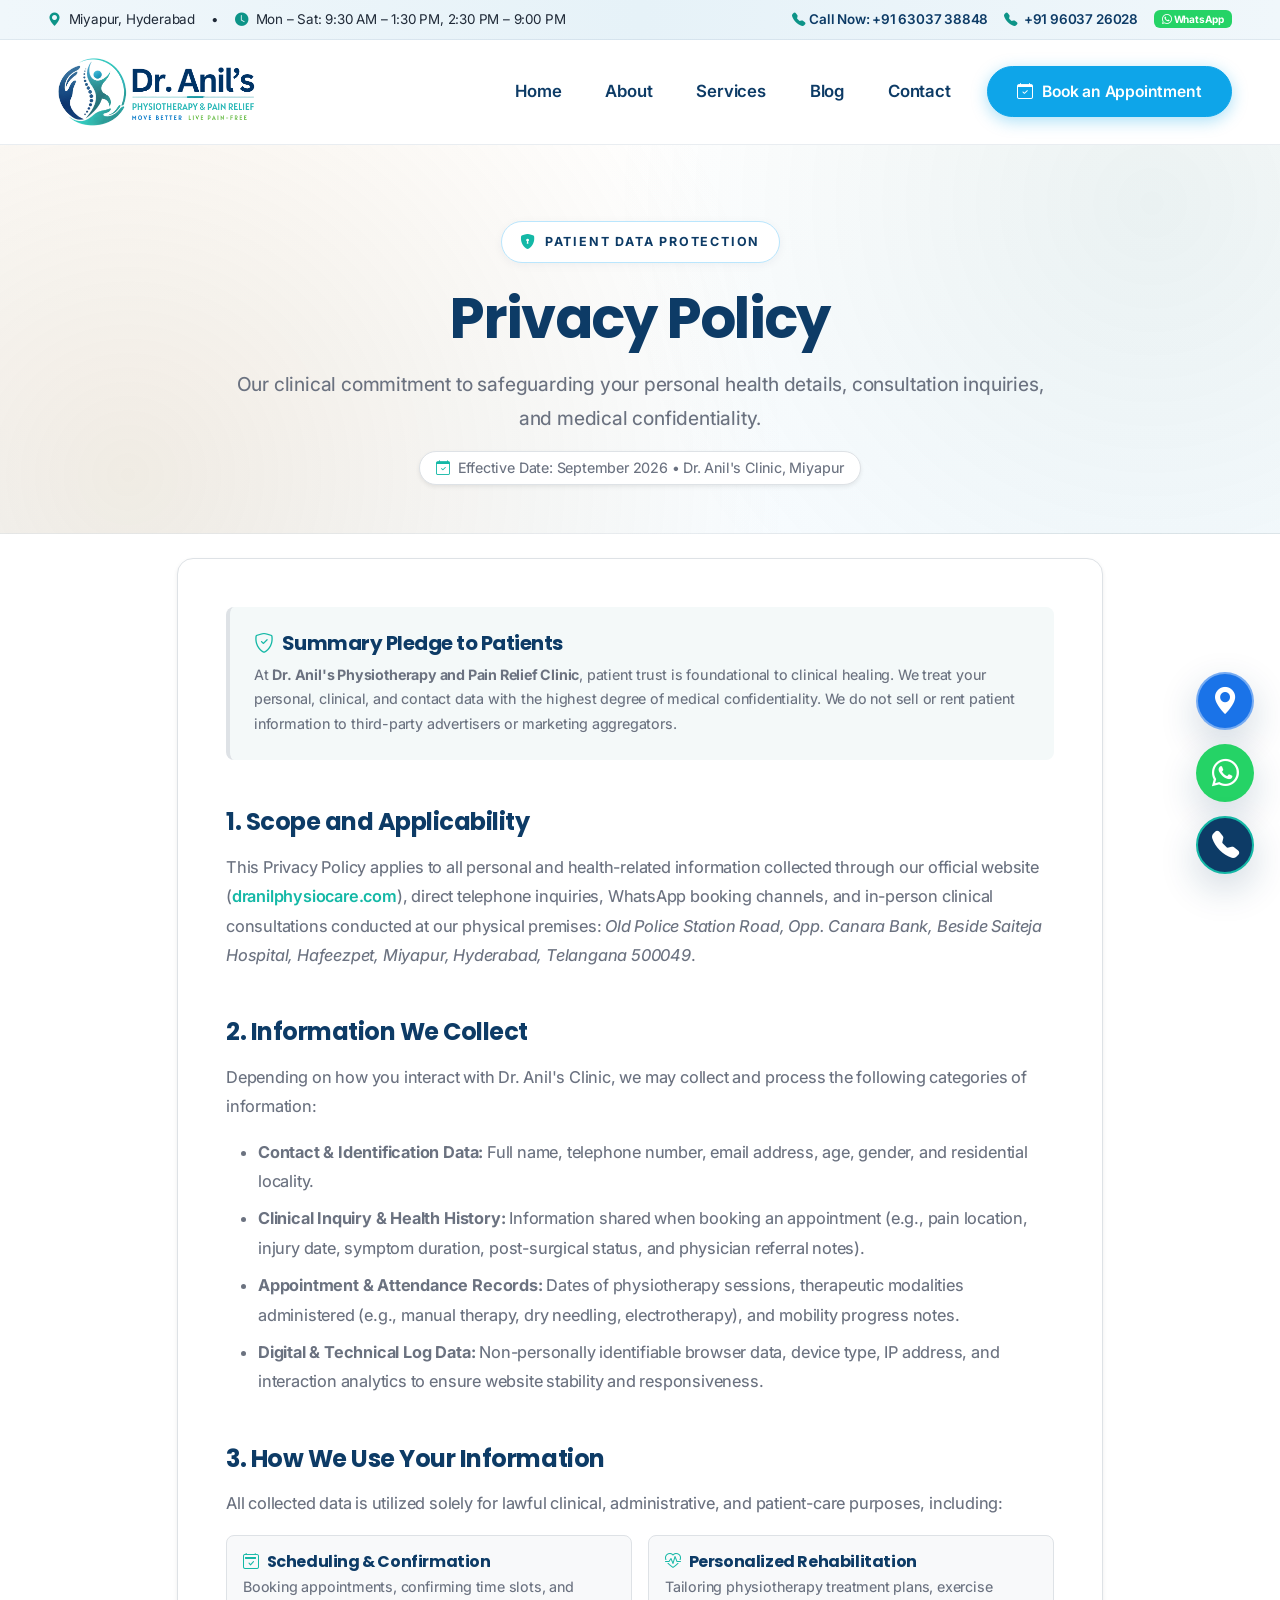
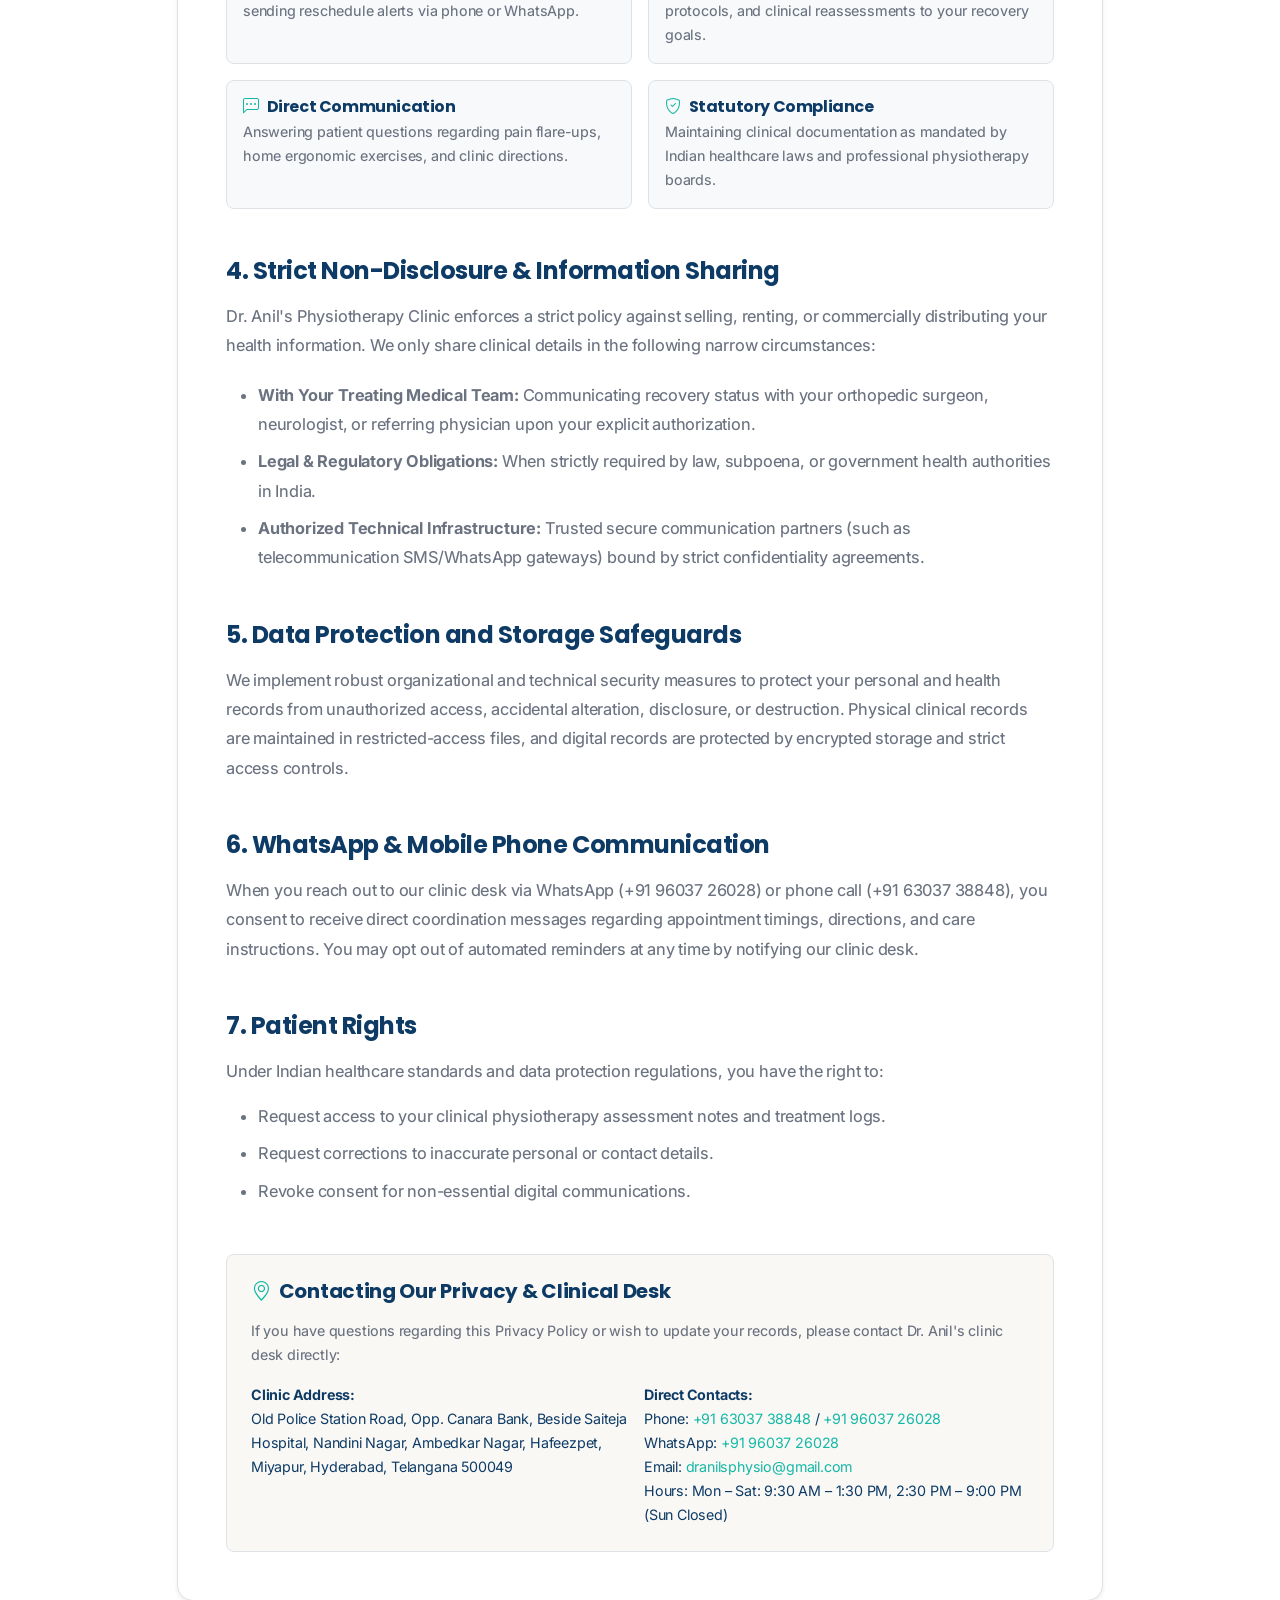
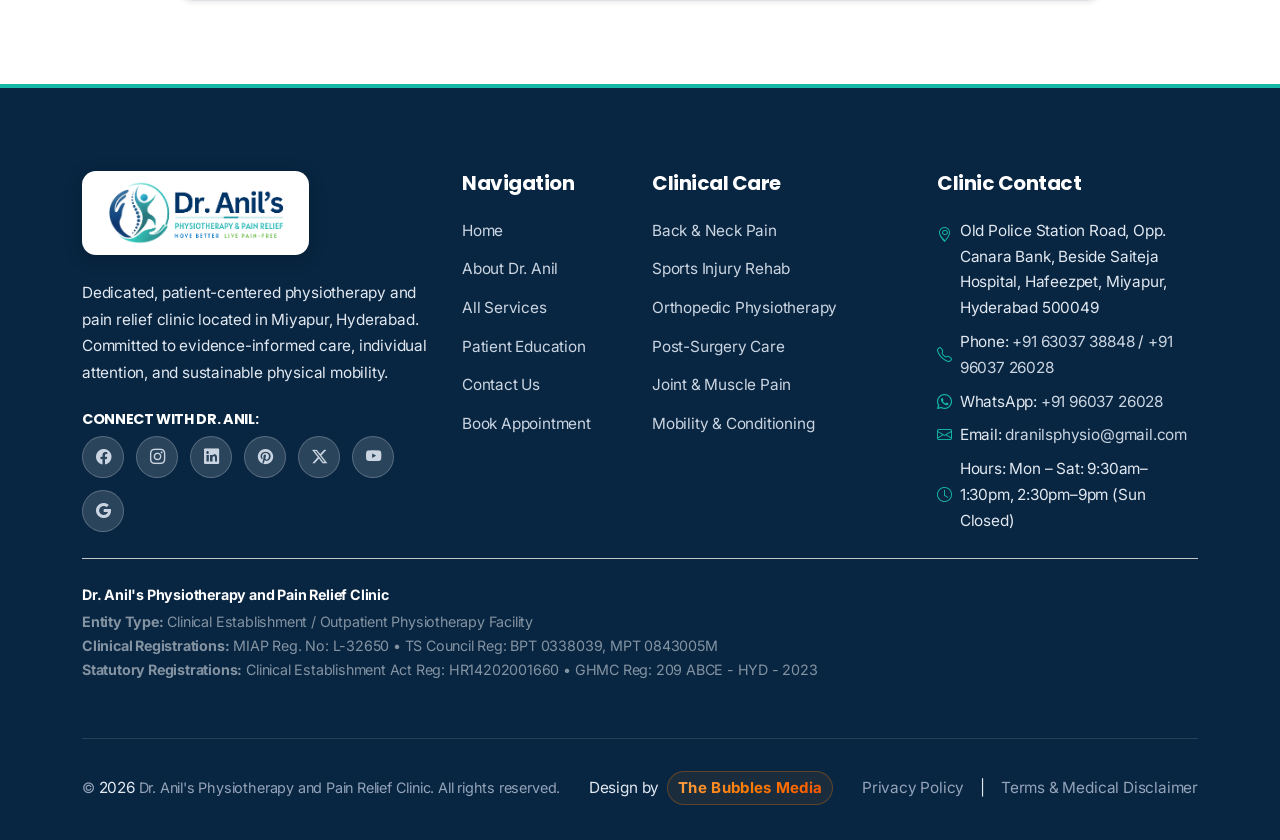
<file: privacy-policy.html>
<!DOCTYPE html>
<html lang="en">

<head>
  <meta charset="UTF-8">
  <meta name="viewport" content="width=device-width, initial-scale=1.0">

  <!-- Google Site Verification -->
  <meta name="google-site-verification" content="qMdYKxE7szCOAEHw2FJW9yC_l4rjeyGO4z61A4FJg20" />

  <!-- Google tag (gtag.js) -->
  <script async src="https://www.googletagmanager.com/gtag/js?id=G-LG5P1H8548"></script>
  <script>
    window.dataLayer = window.dataLayer || [];
    function gtag(){dataLayer.push(arguments);}
    gtag('js', new Date());

    gtag('config', 'G-LG5P1H8548');
  </script>

  <!-- Google Tag Manager -->
  <script>(function(w,d,s,l,i){w[l]=w[l]||[];w[l].push({'gtm.start':
  new Date().getTime(),event:'gtm.js'});var f=d.getElementsByTagName(s)[0],
  j=d.createElement(s),dl=l!='dataLayer'?'&l='+l:'';j.async=true;j.src=
  'https://www.googletagmanager.com/gtm.js?id='+i+dl;f.parentNode.insertBefore(j,f);
  })(window,document,'script','dataLayer','GTM-NV4THXWF');</script>
  <!-- End Google Tag Manager -->

  <!-- Meta Pixel Code -->
  <script>
    !function(f,b,e,v,n,t,s)
    {if(f.fbq)return;n=f.fbq=function(){n.callMethod?
    n.callMethod.apply(n,arguments):n.queue.push(arguments)};
    if(!f._fbq)f._fbq=n;n.push=n;n.loaded=!0;n.version='2.0';
    n.queue=[];t=b.createElement(e);t.async=!0;
    t.src=v;s=b.getElementsByTagName(e)[0];
    s.parentNode.insertBefore(t,s)}(window, document,'script',
    'https://connect.facebook.net/en_US/fbevents.js');
    fbq('init', '1884537529625614');
    fbq('track', 'PageView');
  </script>
  <noscript><img height="1" width="1" class="meta-pixel-img" alt=""
    src="https://www.facebook.com/tr?id=1884537529625614&ev=PageView&noscript=1"
  /></noscript>
  <!-- End Meta Pixel Code -->

  <title>Privacy Policy | Dr. Anil's Physiotherapy and Pain Relief Clinic, Miyapur</title>
  <meta name="description"
    content="Privacy Policy for Dr. Anil's Physiotherapy and Pain Relief Clinic in Miyapur, Hyderabad. Understand how we collect, protect, and handle patient health data and communication.">
  <meta name="robots" content="index, follow">
  <link rel="canonical" href="https://dranilphysiocare.com/privacy-policy.html">

  <!-- Open Graph & Social Metadata -->
  <meta property="og:type" content="website">
  <meta property="og:title" content="Privacy Policy | Dr. Anil's Physiotherapy and Pain Relief Clinic">
  <meta property="og:description"
    content="How Dr. Anil's Physiotherapy Clinic protects patient health confidentiality and personal data.">
  <meta property="og:url" content="https://dranilphysiocare.com/privacy-policy.html">
  <meta property="og:site_name" content="Dr. Anil's Physiotherapy and Pain Relief Clinic">

  <!-- Favicon -->
  <link rel="icon" type="image/png" href="assets/icons/fevicon.png">
  <link rel="apple-touch-icon" href="assets/icons/fevicon.png">
  <link rel="alternate icon" href="favicon.ico">

  <!-- Fonts & Icons -->
  <link rel="preconnect" href="https://fonts.googleapis.com">
  <link rel="preconnect" href="https://fonts.gstatic.com" crossorigin>
  <link
    href="https://fonts.googleapis.com/css2?family=Plus+Jakarta+Sans:wght@400;500;600;700;800&family=Outfit:wght@500;600;700;800&display=swap"
    rel="stylesheet">
  <link rel="stylesheet" href="https://cdn.jsdelivr.net/npm/bootstrap-icons@1.11.3/font/bootstrap-icons.min.css">

  <!-- Bootstrap 5 CSS & Main Stylesheet -->
  <link href="https://cdn.jsdelivr.net/npm/bootstrap@5.3.3/dist/css/bootstrap.min.css" rel="stylesheet"
    integrity="sha384-QWTKZyjpPEjISv5WaRU9OFeRpok6YctnYmDr5pNlyT2bRjXh0JMhjY6hW+ALEwIH" crossorigin="anonymous">
  <link rel="stylesheet" href="css/style.css">
</head>

<body>
  <!-- Google Tag Manager (noscript) -->
  <noscript><iframe src="https://www.googletagmanager.com/ns.html?id=GTM-NV4THXWF"
  height="0" width="0" class="gtm-noscript-frame"></iframe></noscript>
  <!-- End Google Tag Manager (noscript) -->

  <!-- Top Announcement & Quick Contact Bar -->
  <div class="top-announcement-bar d-none d-md-block">
    <div class="container-fluid px-3 px-md-4 px-xl-5 container-max-1720">
      <div class="d-flex justify-content-between align-items-center">
        <div class="d-flex align-items-center gap-3">
          <span><i class="bi bi-geo-alt-fill text-sand me-1"></i> Miyapur, Hyderabad</span>
          <span>&bull;</span>
          <span><i class="bi bi-clock-fill text-sand me-1"></i> Mon &ndash; Sat: 9:30 AM &ndash; 1:30 PM, 2:30 PM
            &ndash; 9:00 PM</span>
        </div>
        <div class="d-flex align-items-center gap-3">
          <a href="tel:+916303738848" class="fw-semibold"><i class="bi bi-telephone-fill text-teal me-1"></i>Call Now:
            +91 63037 38848</a>
          <a href="tel:+919603726028" class="fw-semibold d-none d-xl-inline"><i
              class="bi bi-telephone-fill text-teal me-1"></i> +91 96037 26028</a>
          <a href="https://wa.me/919603726028?text=Hello%20Dr.%20Anil's%20Clinic,%20I%20would%20like%20to%20enquire%20about%20an%20appointment."
            target="_blank" rel="noopener noreferrer" class="badge text-white px-2 py-1 btn-whatsapp-pill"><i class="bi bi-whatsapp"></i> WhatsApp</a>
        </div>
      </div>
    </div>
  </div>

  <!-- Global Sticky Header -->
  <header class="site-header" role="banner">
    <nav class="navbar navbar-expand-lg py-3" aria-label="Main Navigation">
      <div class="container-fluid px-3 px-md-4 px-xl-5 container-max-1720">
        <!-- Clinic Logo / Wordmark -->
        <a class="navbar-brand-custom" href="index.html" aria-label="Dr. Anil's Physiotherapy and Pain Relief Clinic Home">
          <img src="assets/icons/logo.png" alt="Dr. Anil's Physiotherapy &amp; Pain Relief" class="navbar-brand-logo">
        </a>

        <!-- Mobile Hamburger Toggle -->
        <button class="navbar-toggler border-0 shadow-none p-2" type="button" data-bs-toggle="collapse"
          data-bs-target="#navbarMainMenu" aria-controls="navbarMainMenu" aria-expanded="false"
          aria-label="Toggle navigation menu">
          <i class="bi bi-list fs-2 text-navy"></i>
        </button>

        <!-- Navigation Links & Action CTA -->
        <div class="collapse navbar-collapse" id="navbarMainMenu">
          <ul class="navbar-nav ms-auto align-items-lg-center gap-1 my-2 my-lg-0">
            <li class="nav-item">
              <a class="nav-link nav-link-custom" href="index.html">Home</a>
            </li>
            <li class="nav-item">
              <a class="nav-link nav-link-custom" href="about.html">About</a>
            </li>
            <li class="nav-item">
              <a class="nav-link nav-link-custom" href="services.html">Services</a>
            </li>
            <li class="nav-item">
              <a class="nav-link nav-link-custom" href="blog.html">Blog</a>
            </li>
            <li class="nav-item">
              <a class="nav-link nav-link-custom" href="contact.html">Contact</a>
            </li>
          </ul>

          <div class="d-flex align-items-center gap-2 ms-lg-3 mt-3 mt-lg-0">
            <a href="contact.html#book" class="btn btn-navy btn-book-cta w-100 w-lg-auto" data-placement="Header CTA">
              <i class="bi bi-calendar-check"></i> Book an Appointment
            </a>
          </div>
        </div>
      </div>
    </nav>
  </header>

  <main id="main-content">
    <!-- PAGE HERO -->
    <section class="hero-wrapper pb-5" aria-labelledby="privacy-title">
      <div class="container position-relative z-index-1">
        <div class="row justify-content-center text-center">
          <div class="col-lg-9">
            <div class="eyebrow-badge">
              <i class="bi bi-shield-lock-fill"></i> PATIENT DATA PROTECTION
            </div>
            <h1 id="privacy-title" class="display-4 fw-bold mb-3 text-navy">
              Privacy Policy
            </h1>
            <p class="lead mb-3 text-muted-custom">
              Our clinical commitment to safeguarding your personal health details, consultation inquiries, and medical
              confidentiality.
            </p>
            <div
              class="d-inline-flex align-items-center gap-2 px-3 py-1 bg-white rounded-pill border shadow-sm small text-muted-custom">
              <i class="bi bi-calendar-check text-teal"></i>
              <span>Effective Date: September 2026 &bull; Dr. Anil's Clinic, Miyapur</span>
            </div>
          </div>
        </div>
      </div>
    </section>

    <!-- PRIVACY POLICY BODY -->
    <section class="section-padding bg-white pt-4" aria-label="Privacy Policy Content">
      <div class="container">
        <div class="row justify-content-center">
          <div class="col-lg-10">
            <div class="legal-card p-4 p-md-5 rounded-4 border shadow-sm bg-white">

              <!-- Quick Overview Box -->
              <div class="p-3 p-md-4 rounded-3 mb-5 border-start border-4 border-teal bg-tint-teal">
                <h5 class="fw-bold text-navy mb-2"><i class="bi bi-shield-check text-teal me-2"></i>Summary Pledge to
                  Patients</h5>
                <p class="mb-0 text-muted-custom small line-height-17">
                  At <strong>Dr. Anil's Physiotherapy and Pain Relief Clinic</strong>, patient trust is foundational to
                  clinical healing. We treat your personal, clinical, and contact data with the highest degree of
                  medical confidentiality. We do not sell or rent patient information to third-party advertisers or
                  marketing aggregators.
                </p>
              </div>

              <!-- Section 1 -->
              <div class="legal-section mb-5">
                <h3 class="fw-bold text-navy h4 mb-3">1. Scope and Applicability</h3>
                <p class="text-muted-custom line-height-18">
                  This Privacy Policy applies to all personal and health-related information collected through our
                  official website (<a href="https://dranilphysiocare.com/"
                    class="text-teal text-decoration-none fw-semibold">dranilphysiocare.com</a>), direct telephone
                  inquiries, WhatsApp booking channels, and in-person clinical consultations conducted at our physical
                  premises: <em>Old Police Station Road, Opp. Canara Bank, Beside Saiteja Hospital, Hafeezpet, Miyapur,
                    Hyderabad, Telangana 500049</em>.
                </p>
              </div>

              <!-- Section 2 -->
              <div class="legal-section mb-5">
                <h3 class="fw-bold text-navy h4 mb-3">2. Information We Collect</h3>
                <p class="text-muted-custom mb-3 line-height-18">
                  Depending on how you interact with Dr. Anil's Clinic, we may collect and process the following
                  categories of information:
                </p>
                <ul class="text-muted-custom line-height-18">
                  <li class="mb-2"><strong>Contact &amp; Identification Data:</strong> Full name, telephone number,
                    email address, age, gender, and residential locality.</li>
                  <li class="mb-2"><strong>Clinical Inquiry &amp; Health History:</strong> Information shared when
                    booking an appointment (e.g., pain location, injury date, symptom duration, post-surgical status,
                    and physician referral notes).</li>
                  <li class="mb-2"><strong>Appointment &amp; Attendance Records:</strong> Dates of physiotherapy
                    sessions, therapeutic modalities administered (e.g., manual therapy, dry needling, electrotherapy),
                    and mobility progress notes.</li>
                  <li class="mb-2"><strong>Digital &amp; Technical Log Data:</strong> Non-personally identifiable
                    browser data, device type, IP address, and interaction analytics to ensure website stability and
                    responsiveness.</li>
                </ul>
              </div>

              <!-- Section 3 -->
              <div class="legal-section mb-5">
                <h3 class="fw-bold text-navy h4 mb-3">3. How We Use Your Information</h3>
                <p class="text-muted-custom mb-3 line-height-18">
                  All collected data is utilized solely for lawful clinical, administrative, and patient-care purposes,
                  including:
                </p>
                <div class="row g-3">
                  <div class="col-md-6">
                    <div class="p-3 rounded-3 bg-light border h-100">
                      <h6 class="fw-bold text-navy mb-1"><i class="bi bi-calendar2-check text-teal me-2"></i>Scheduling
                        &amp; Confirmation</h6>
                      <p class="small text-muted-custom mb-0">Booking appointments, confirming time slots, and sending
                        reschedule alerts via phone or WhatsApp.</p>
                    </div>
                  </div>
                  <div class="col-md-6">
                    <div class="p-3 rounded-3 bg-light border h-100">
                      <h6 class="fw-bold text-navy mb-1"><i class="bi bi-heart-pulse text-teal me-2"></i>Personalized
                        Rehabilitation</h6>
                      <p class="small text-muted-custom mb-0">Tailoring physiotherapy treatment plans, exercise
                        protocols, and clinical reassessments to your recovery goals.</p>
                    </div>
                  </div>
                  <div class="col-md-6">
                    <div class="p-3 rounded-3 bg-light border h-100">
                      <h6 class="fw-bold text-navy mb-1"><i class="bi bi-chat-left-dots text-teal me-2"></i>Direct
                        Communication</h6>
                      <p class="small text-muted-custom mb-0">Answering patient questions regarding pain flare-ups, home
                        ergonomic exercises, and clinic directions.</p>
                    </div>
                  </div>
                  <div class="col-md-6">
                    <div class="p-3 rounded-3 bg-light border h-100">
                      <h6 class="fw-bold text-navy mb-1"><i class="bi bi-shield-check text-teal me-2"></i>Statutory
                        Compliance</h6>
                      <p class="small text-muted-custom mb-0">Maintaining clinical documentation as mandated by Indian
                        healthcare laws and professional physiotherapy boards.</p>
                    </div>
                  </div>
                </div>
              </div>

              <!-- Section 4 -->
              <div class="legal-section mb-5">
                <h3 class="fw-bold text-navy h4 mb-3">4. Strict Non-Disclosure &amp; Information Sharing</h3>
                <p class="text-muted-custom line-height-18">
                  Dr. Anil's Physiotherapy Clinic enforces a strict policy against selling, renting, or commercially
                  distributing your health information. We only share clinical details in the following narrow
                  circumstances:
                </p>
                <ul class="text-muted-custom line-height-18">
                  <li class="mb-2"><strong>With Your Treating Medical Team:</strong> Communicating recovery status with
                    your orthopedic surgeon, neurologist, or referring physician upon your explicit authorization.</li>
                  <li class="mb-2"><strong>Legal &amp; Regulatory Obligations:</strong> When strictly required by law,
                    subpoena, or government health authorities in India.</li>
                  <li class="mb-2"><strong>Authorized Technical Infrastructure:</strong> Trusted secure communication
                    partners (such as telecommunication SMS/WhatsApp gateways) bound by strict confidentiality
                    agreements.</li>
                </ul>
              </div>

              <!-- Section 5 -->
              <div class="legal-section mb-5">
                <h3 class="fw-bold text-navy h4 mb-3">5. Data Protection and Storage Safeguards</h3>
                <p class="text-muted-custom line-height-18">
                  We implement robust organizational and technical security measures to protect your personal and health
                  records from unauthorized access, accidental alteration, disclosure, or destruction. Physical clinical
                  records are maintained in restricted-access files, and digital records are protected by encrypted
                  storage and strict access controls.
                </p>
              </div>

              <!-- Section 6 -->
              <div class="legal-section mb-5">
                <h3 class="fw-bold text-navy h4 mb-3">6. WhatsApp &amp; Mobile Phone Communication</h3>
                <p class="text-muted-custom line-height-18">
                  When you reach out to our clinic desk via WhatsApp (+91 96037 26028) or phone call (+91 63037 38848),
                  you consent to receive direct coordination messages regarding appointment timings, directions, and
                  care instructions. You may opt out of automated reminders at any time by notifying our clinic desk.
                </p>
              </div>

              <!-- Section 7 -->
              <div class="legal-section mb-5">
                <h3 class="fw-bold text-navy h4 mb-3">7. Patient Rights</h3>
                <p class="text-muted-custom mb-3 line-height-18">
                  Under Indian healthcare standards and data protection regulations, you have the right to:
                </p>
                <ul class="text-muted-custom line-height-18">
                  <li class="mb-2">Request access to your clinical physiotherapy assessment notes and treatment logs.
                  </li>
                  <li class="mb-2">Request corrections to inaccurate personal or contact details.</li>
                  <li class="mb-2">Revoke consent for non-essential digital communications.</li>
                </ul>
              </div>

              <!-- Section 8 -->
              <div class="legal-section mb-0 p-4 rounded-3 border bg-tint-sand">
                <h4 class="fw-bold text-navy h5 mb-3"><i class="bi bi-geo-alt text-teal me-2"></i>Contacting Our Privacy
                  &amp; Clinical Desk</h4>
                <p class="text-muted-custom small mb-3">
                  If you have questions regarding this Privacy Policy or wish to update your records, please contact Dr.
                  Anil's clinic desk directly:
                </p>
                <div class="row g-2 small text-navy">
                  <div class="col-md-6">
                    <strong>Clinic Address:</strong><br>
                    Old Police Station Road, Opp. Canara Bank, Beside Saiteja Hospital, Nandini Nagar, Ambedkar Nagar,
                    Hafeezpet, Miyapur, Hyderabad, Telangana 500049
                  </div>
                  <div class="col-md-6">
                    <strong>Direct Contacts:</strong><br>
                    Phone: <a href="tel:+916303738848" class="text-teal text-decoration-none">+91 63037 38848</a> / <a
                      href="tel:+919603726028" class="text-teal text-decoration-none">+91 96037 26028</a><br>
                    WhatsApp: <a href="https://wa.me/919603726028" class="text-teal text-decoration-none">+91 96037
                      26028</a><br>
                    Email: <a href="mailto:dranilsphysio@gmail.com" class="text-teal text-decoration-none">dranilsphysio@gmail.com</a><br>
                    Hours: Mon &ndash; Sat: 9:30 AM &ndash; 1:30 PM, 2:30 PM &ndash; 9:00 PM (Sun Closed)
                  </div>
                </div>
              </div>

            </div>
          </div>
        </div>
      </div>
    </section>
  </main>

  <!-- GLOBAL FOOTER -->
  <footer class="site-footer" role="contentinfo">
    <div class="container">
      <div class="row g-4 justify-content-between">
        <div class="col-lg-4 col-md-6">
          <a href="index.html" class="footer-brand-card d-inline-block mb-3" aria-label="Dr. Anil's Physiotherapy Clinic Home">
            <img src="assets/icons/logo.png" alt="Dr. Anil's Physiotherapy &amp; Pain Relief" class="footer-brand-logo">
          </a>
          <p class="footer-desc-text">
            Dedicated, patient-centered physiotherapy and pain relief clinic located in Miyapur, Hyderabad. Committed to
            evidence-informed care, individual attention, and sustainable physical mobility.
          </p>
          <div class="mt-4">
            <h6 class="text-white small text-uppercase fw-bold mb-2">Connect with Dr. Anil:</h6>
            <ul class="social-links-list">
              <li><a href="https://www.facebook.com/dranilsphysiotherapy/" target="_blank" rel="noopener noreferrer"
                  class="social-link-btn" aria-label="Facebook"><i class="bi bi-facebook"></i></a></li>
              <li><a href="https://www.instagram.com/dranilsphysiotherapy" target="_blank" rel="noopener noreferrer"
                  class="social-link-btn" aria-label="Instagram"><i class="bi bi-instagram"></i></a></li>
              <li><a href="https://www.linkedin.com/company/dr-anils-physiotherapy/" target="_blank"
                  rel="noopener noreferrer" class="social-link-btn" aria-label="LinkedIn"><i
                    class="bi bi-linkedin"></i></a></li>
              <li><a href="https://www.pinterest.com/dranilsphysiotherapy/" target="_blank" rel="noopener noreferrer"
                  class="social-link-btn" aria-label="Pinterest"><i class="bi bi-pinterest"></i></a></li>
              <li><a href="https://x.com/dranilsphysio" target="_blank" rel="noopener noreferrer"
                  class="social-link-btn" aria-label="X (Twitter)"><i class="bi bi-twitter-x"></i></a></li>
              <li><a href="https://www.youtube.com/@DrAnilphysiotherapy" target="_blank" rel="noopener noreferrer"
                  class="social-link-btn" aria-label="YouTube"><i class="bi bi-youtube"></i></a></li>
              <li><a href="https://share.google/oYsHqs1YdW2rj2v3g" target="_blank" rel="noopener noreferrer"
                  class="social-link-btn" aria-label="Google Business Profile"><i class="bi bi-google"></i></a></li>
            </ul>
          </div>
        </div>

        <div class="col-lg-2 col-md-6">
          <h4 class="text-white font-heading">Navigation</h4>
          <ul class="footer-link-list">
            <li><a href="index.html">Home</a></li>
            <li><a href="about.html">About Dr. Anil</a></li>
            <li><a href="services.html">All Services</a></li>
            <li><a href="blog.html">Patient Education</a></li>
            <li><a href="contact.html">Contact Us</a></li>
            <li><a href="contact.html#book">Book Appointment</a></li>
          </ul>
        </div>

        <div class="col-lg-3 col-md-6">
          <h4 class="text-white font-heading">Clinical Care</h4>
          <ul class="footer-link-list">
            <li><a href="services.html#back-neck">Back &amp; Neck Pain</a></li>
            <li><a href="services.html#sports-rehab">Sports Injury Rehab</a></li>
            <li><a href="services.html#orthopedic">Orthopedic Physiotherapy</a></li>
            <li><a href="services.html#post-surgery">Post-Surgery Care</a></li>
            <li><a href="services.html#joint-muscle">Joint &amp; Muscle Pain</a></li>
            <li><a href="services.html#mobility-strength">Mobility &amp; Conditioning</a></li>
          </ul>
        </div>

        <div class="col-lg-3 col-md-6">
          <h4 class="text-white font-heading">Clinic Contact</h4>
          <div class="d-flex flex-column gap-2 footer-contact-list">
            <div class="d-flex align-items-start gap-2">
              <i class="bi bi-geo-alt text-sand mt-1"></i>
              <span>Old Police Station Road, Opp. Canara Bank, Beside Saiteja Hospital, Hafeezpet, Miyapur, Hyderabad
                500049</span>
            </div>
            <div class="d-flex align-items-center gap-2">
              <i class="bi bi-telephone text-sand"></i>
              <span>Phone: <a href="tel:+916303738848" class="text-white text-decoration-none">+91 63037 38848</a> / <a
                  href="tel:+919603726028" class="text-white text-decoration-none">+91 96037 26028</a></span>
            </div>
            <div class="d-flex align-items-center gap-2">
              <i class="bi bi-whatsapp text-sand"></i>
              <span>WhatsApp: <a href="https://wa.me/919603726028" target="_blank" rel="noopener noreferrer"
                  class="text-white text-decoration-none">+91 96037 26028</a></span>
            </div>
            <div class="d-flex align-items-center gap-2">
              <i class="bi bi-envelope text-sand"></i>
              <span>Email: <a href="mailto:dranilsphysio@gmail.com"
                  class="text-white text-decoration-none">dranilsphysio@gmail.com</a></span>
            </div>
            <div class="d-flex align-items-center gap-2">
              <i class="bi bi-clock text-sand"></i>
              <span>Hours: Mon &ndash; Sat: 9:30am&ndash;1:30pm, 2:30pm&ndash;9pm (Sun Closed)</span>
            </div>
          </div>
        </div>
      </div>

      <!-- Explicit Business Transparency, Legal Identity & Clinical Governance (AEO & AI Verification) -->
      <div class="footer-legal-bar border-top border-secondary-subtle pt-4 mt-4 text-white-50 small">
        <div class="fw-bold text-white mb-1">Dr. Anil's Physiotherapy and Pain Relief Clinic</div>
        <div><strong>Entity Type:</strong> Clinical Establishment / Outpatient Physiotherapy Facility</div>
        <div><strong>Clinical Registrations:</strong> MIAP Reg. No: L-32650 &bull; TS Council Reg: BPT 0338039, MPT 0843005M</div>
        <div><strong>Statutory Registrations:</strong> Clinical Establishment Act Reg: HR14202001660 &bull; GHMC Reg: 209 ABCE - HYD - 2023</div>
      </div>

      <div
        class="footer-bottom d-flex flex-column flex-lg-row justify-content-between align-items-center gap-3 text-center text-lg-start">
        <div>
          &copy; <span id="currentYear">2026</span> Dr. Anil's Physiotherapy and Pain Relief Clinic. All rights
          reserved.
        </div>
        <div class="footer-credit">
          <span>Design by</span>
          <a href="https://thebubblesmedia.com/" target="_blank" rel="noopener noreferrer" class="bubbles-media-link"
            title="The Bubbles Media">
            <span class="bubbles-text">The Bubbles Media</span>
            <span class="bubbles-fx" aria-hidden="true">
              <span class="bubble b1"></span>
              <span class="bubble b2"></span>
              <span class="bubble b3"></span>
              <span class="bubble b4"></span>
              <span class="bubble b5"></span>
              <span class="bubble b6"></span>
            </span>
          </a>
        </div>
        <div class="d-flex gap-3">
          <a href="privacy-policy.html" class="text-white-50 text-decoration-none">Privacy Policy</a>
          <span class="text-white-50">|</span>
          <a href="terms.html" class="text-white-50 text-decoration-none">Terms &amp; Medical Disclaimer</a>
        </div>
      </div>
    </div>
  </footer>

  <!-- Floating Action Buttons -->
  <aside class="fab-container" aria-label="Quick Navigation and Contact">
    <a href="https://www.google.com/maps/dir//Dr.+Anil's+Physiotherapy+and+pain+relief+clinic,+Old,+police+station+road,+opp.+canara+bank,+beside+saiteja+hospital,+Nandini+Nagar,+Ambedkar+Nagar,+Hafeezpet,+Miyapur,+Hyderabad,+Telangana+500049/@17.5210052,78.3441855,14z/data=!3m1!4b1!4m8!4m7!1m0!1m5!1m1!1s0x3bcb93d4b69f5965:0x624e3634330eff83!2m2!1d78.3583637!2d17.4948113?entry=ttu&amp;g_ep=EgoyMDI2MDkxNi4wIKXMDSoASAFQAw%3D%3D"
      target="_blank" rel="noopener noreferrer" class="fab-btn fab-btn-directions" aria-label="Get Directions on Google Maps"
      data-source="Floating Directions Button">
      <i class="bi bi-geo-alt-fill"></i>
      <span class="fab-tooltip">Get Directions</span>
    </a>
    <a href="https://wa.me/919603726028?text=Hello%20Dr.%20Anil's%20Clinic,%20I%20would%20like%20to%20enquire%20about%20physiotherapy%20services."
      target="_blank" rel="noopener noreferrer" class="fab-btn fab-btn-whatsapp" aria-label="Chat on WhatsApp"
      data-source="Floating WhatsApp Button">
      <i class="bi bi-whatsapp"></i>
      <span class="fab-tooltip">WhatsApp: +91 96037 26028</span>
    </a>
    <a href="tel:+916303738848" class="fab-btn fab-btn-call" aria-label="Call clinic directly"
      data-source="Floating Call Button">
      <i class="bi bi-telephone-fill"></i>
      <span class="fab-tooltip">Call: +91 63037 38848</span>
    </a>
  </aside>

  <!-- Bootstrap 5 JS Bundle & Custom Script -->
  <script src="https://cdn.jsdelivr.net/npm/bootstrap@5.3.3/dist/js/bootstrap.bundle.min.js"
    integrity="sha384-YvpcrYf0tY3lHB60NNkmXc5s9fDVZLESaAA55NDzOxhy9GkcIdslK1eN7N6jIeHz"
    crossorigin="anonymous"></script>
  <script src="js/script.js"></script>
</body>

</html>
</file>
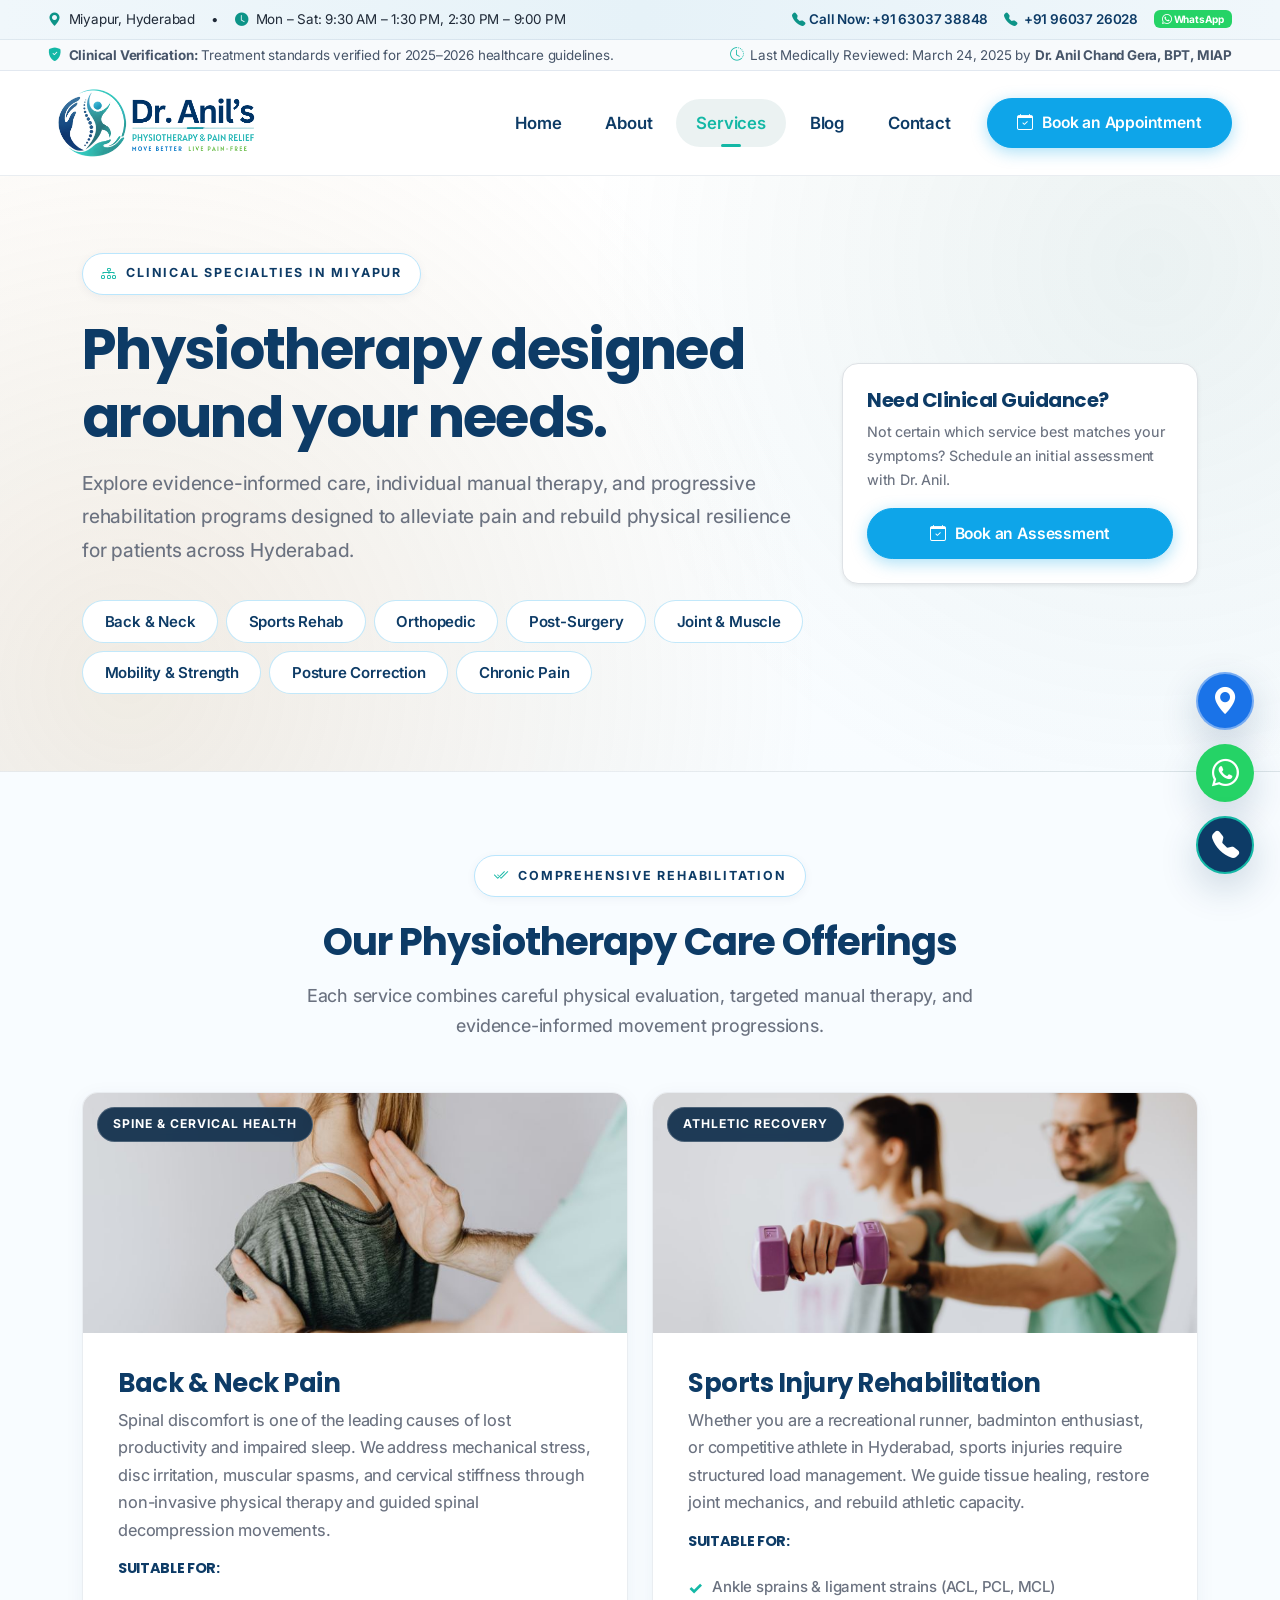
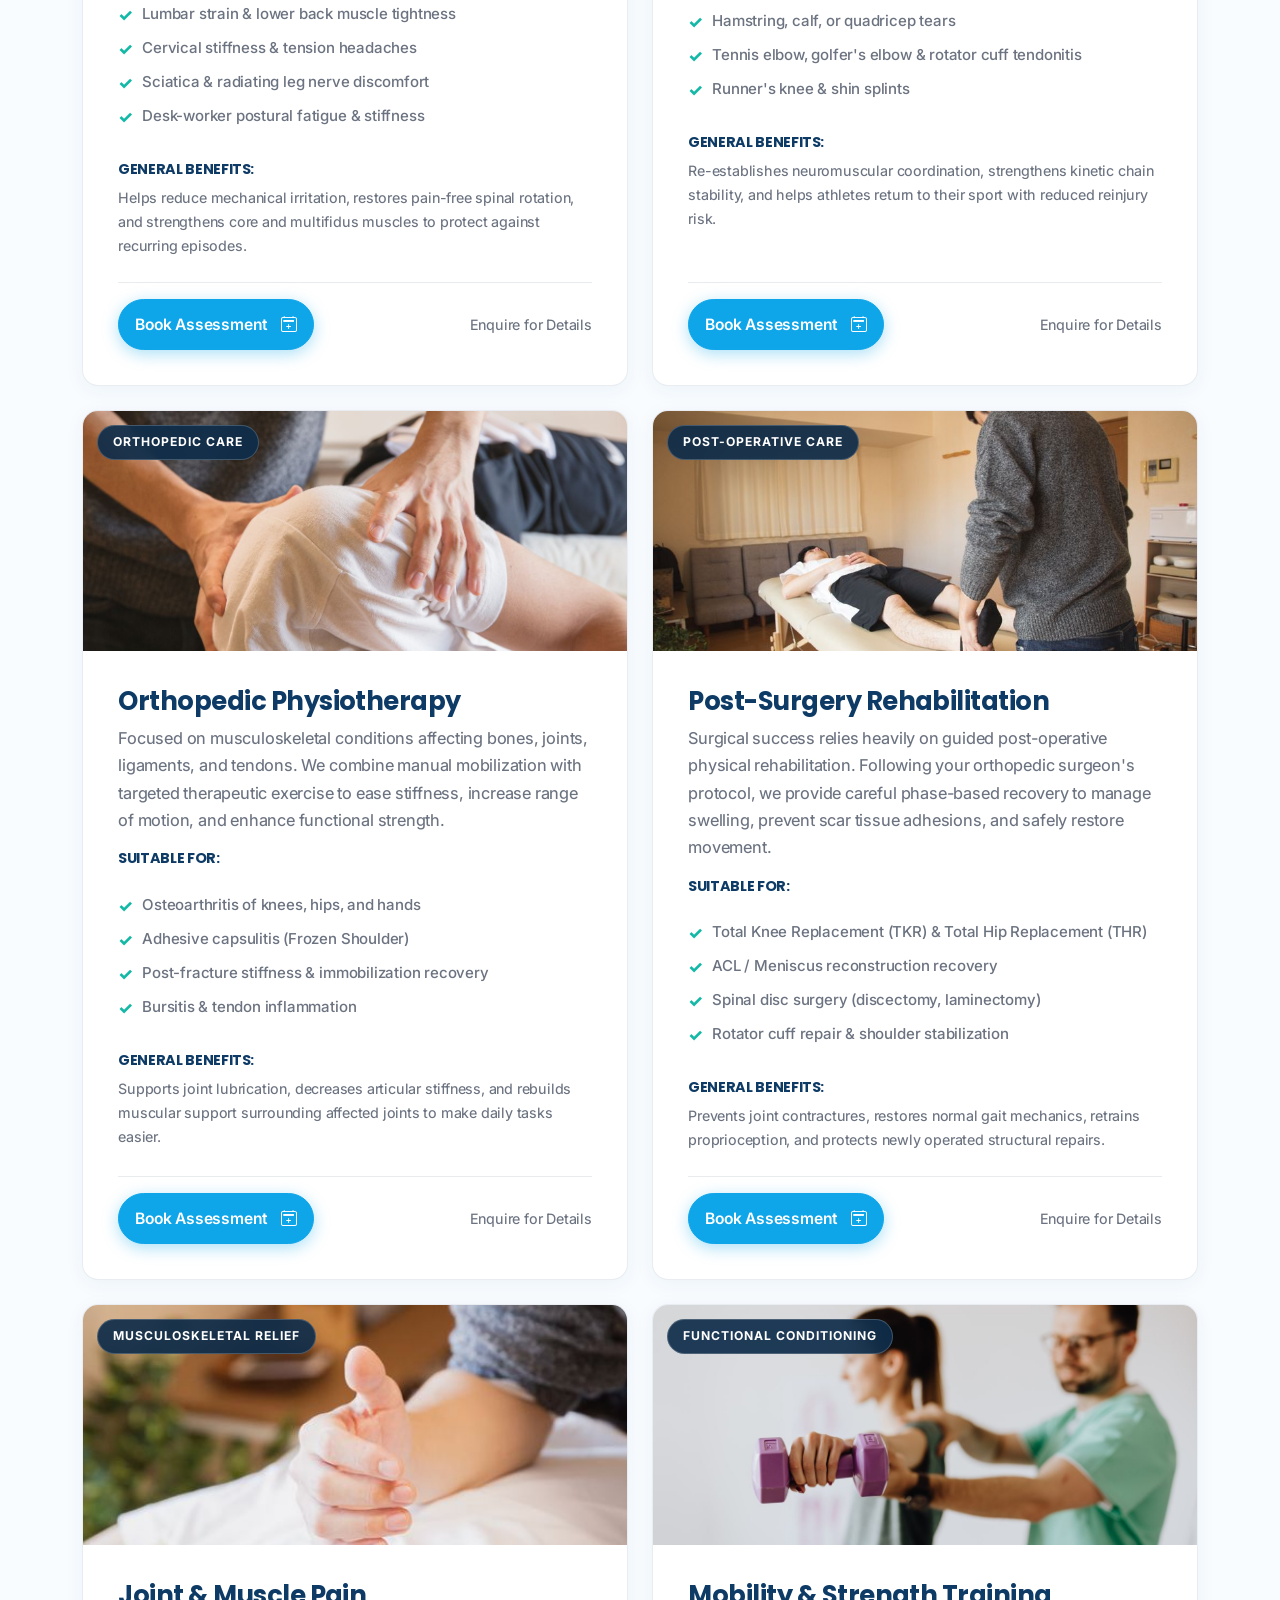
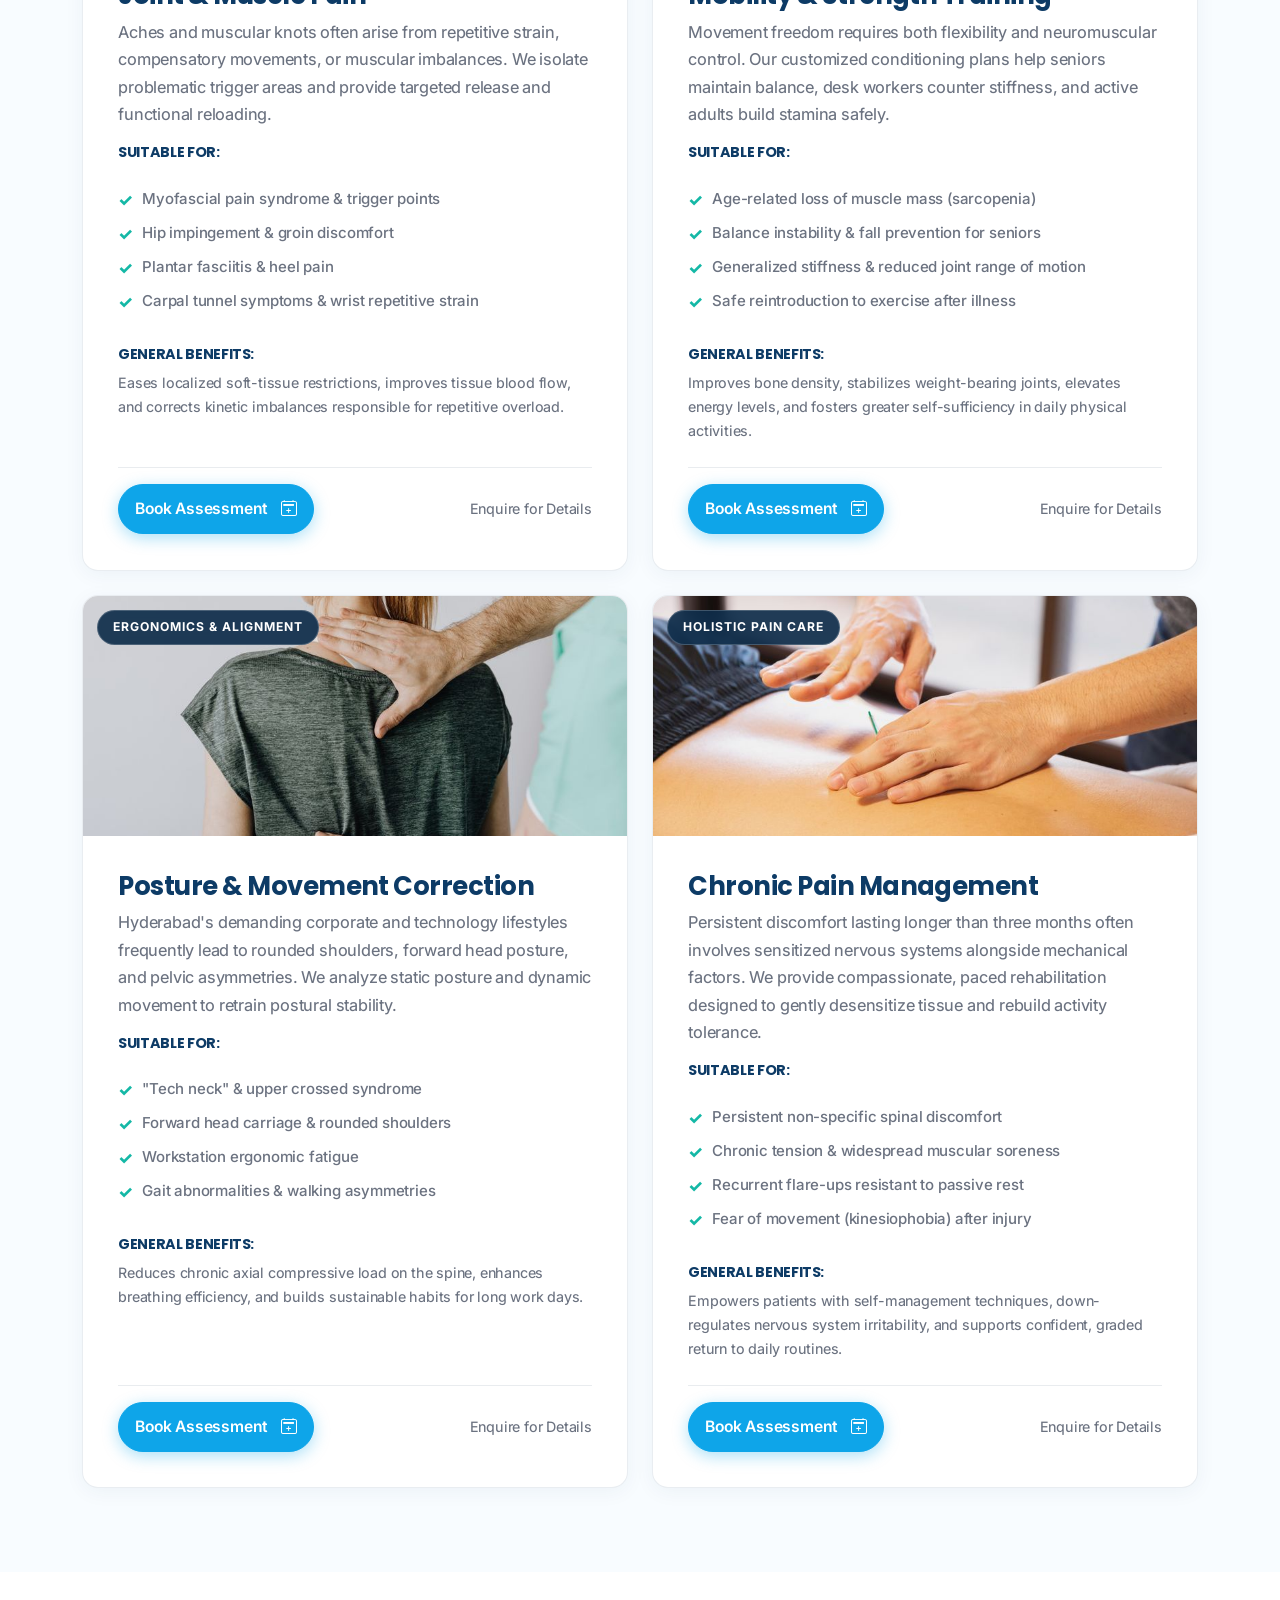
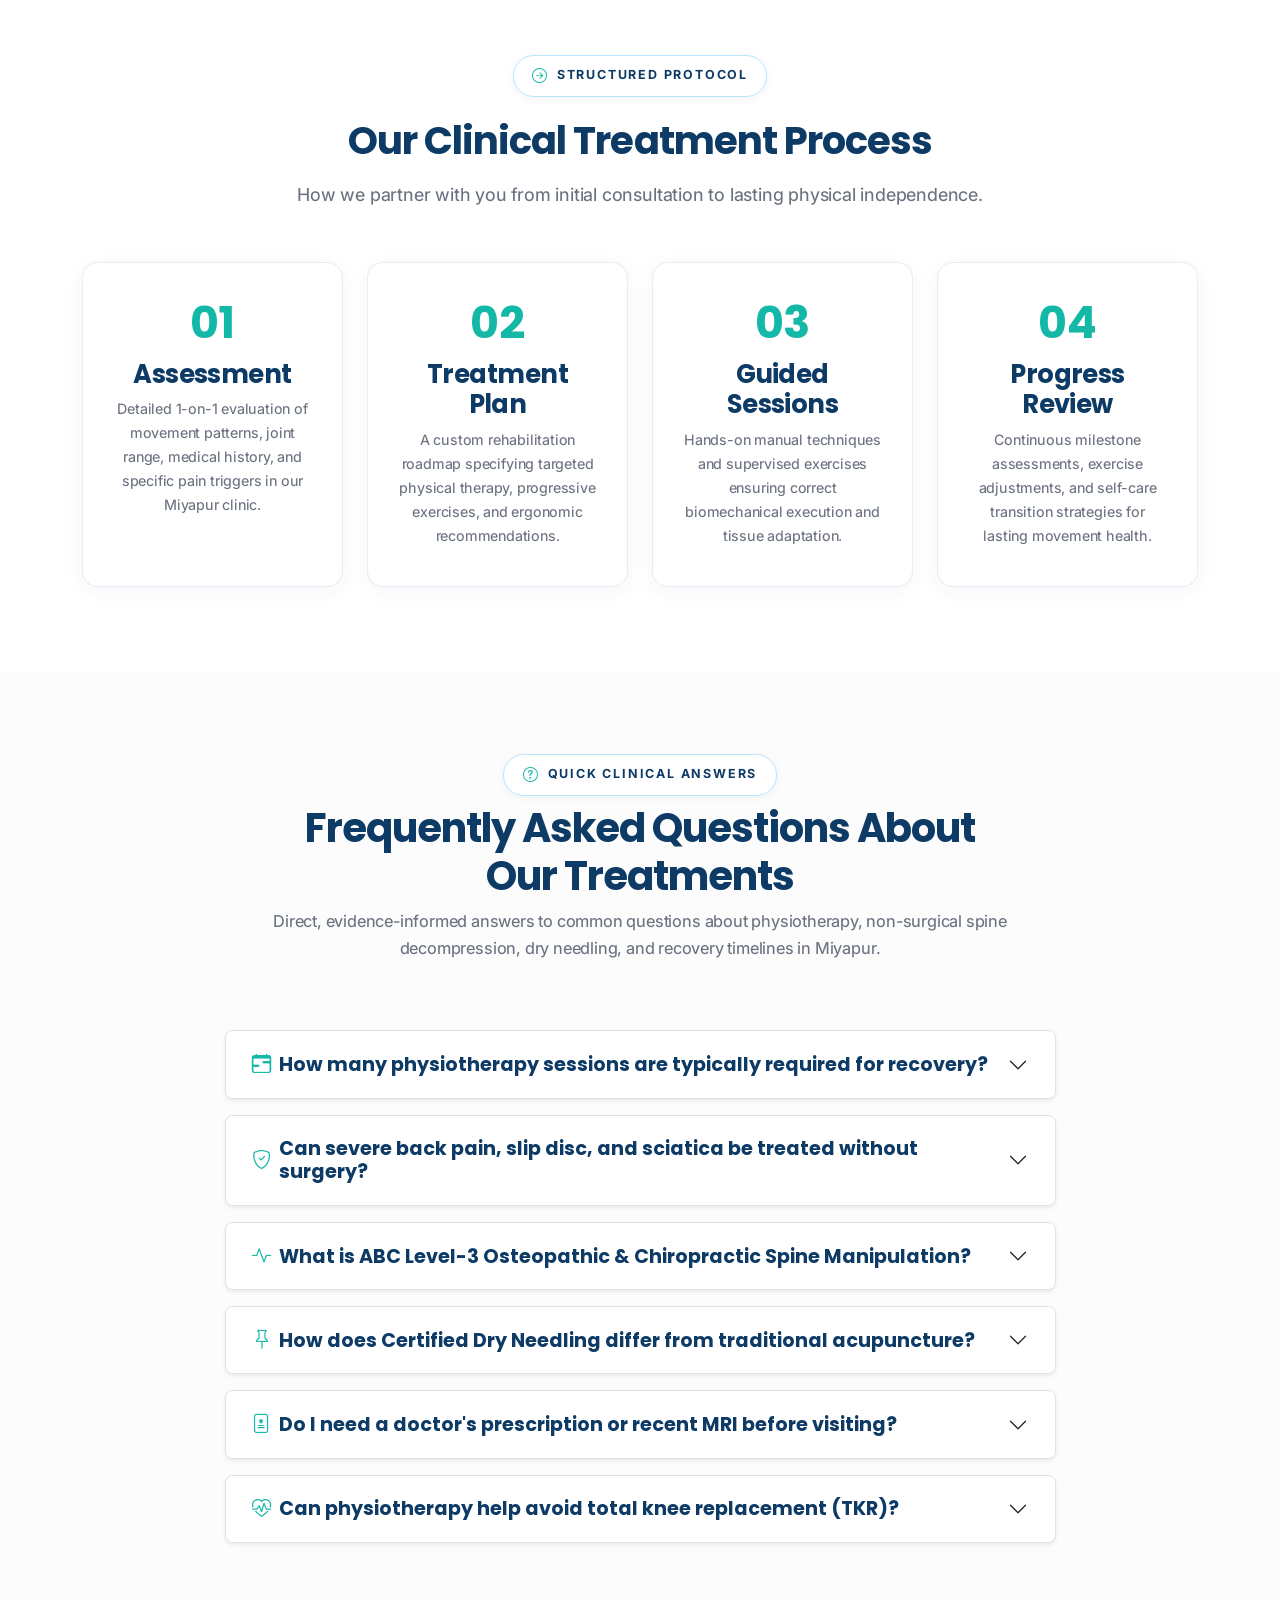
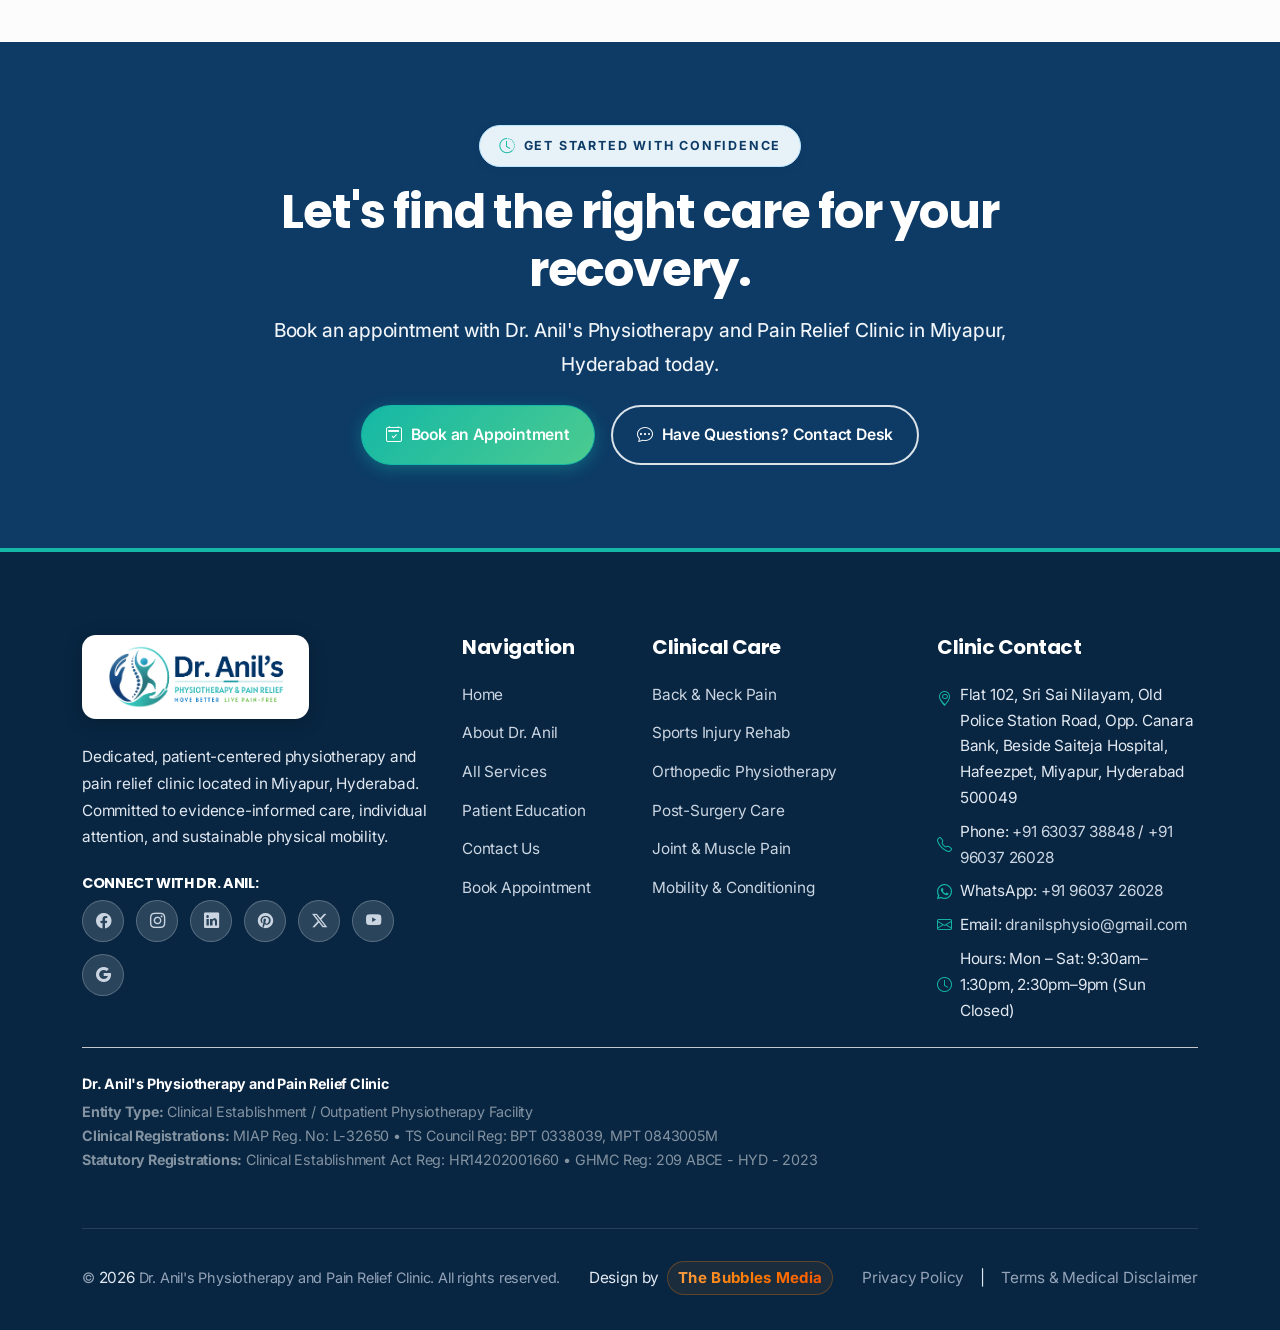
<file: services.html>
<!DOCTYPE html>
<html lang="en">

<head>
  <meta charset="UTF-8">
  <meta name="viewport" content="width=device-width, initial-scale=1.0">

  <!-- Google Site Verification -->
  <meta name="google-site-verification" content="qMdYKxE7szCOAEHw2FJW9yC_l4rjeyGO4z61A4FJg20" />

  <!-- Google tag (gtag.js) -->
  <script async src="https://www.googletagmanager.com/gtag/js?id=G-LG5P1H8548"></script>
  <script>
    window.dataLayer = window.dataLayer || [];
    function gtag(){dataLayer.push(arguments);}
    gtag('js', new Date());

    gtag('config', 'G-LG5P1H8548');
  </script>

  <!-- Google Tag Manager -->
  <script>(function(w,d,s,l,i){w[l]=w[l]||[];w[l].push({'gtm.start':
  new Date().getTime(),event:'gtm.js'});var f=d.getElementsByTagName(s)[0],
  j=d.createElement(s),dl=l!='dataLayer'?'&l='+l:'';j.async=true;j.src=
  'https://www.googletagmanager.com/gtm.js?id='+i+dl;f.parentNode.insertBefore(j,f);
  })(window,document,'script','dataLayer','GTM-NV4THXWF');</script>
  <!-- End Google Tag Manager -->

  <!-- Meta Pixel Code -->
  <script>
    !function(f,b,e,v,n,t,s)
    {if(f.fbq)return;n=f.fbq=function(){n.callMethod?
    n.callMethod.apply(n,arguments):n.queue.push(arguments)};
    if(!f._fbq)f._fbq=n;n.push=n;n.loaded=!0;n.version='2.0';
    n.queue=[];t=b.createElement(e);t.async=!0;
    t.src=v;s=b.getElementsByTagName(e)[0];
    s.parentNode.insertBefore(t,s)}(window, document,'script',
    'https://connect.facebook.net/en_US/fbevents.js');
    fbq('init', '1884537529625614');
    fbq('track', 'PageView');
  </script>
  <noscript><img height="1" width="1" class="meta-pixel-img" alt=""
    src="https://www.facebook.com/tr?id=1884537529625614&ev=PageView&noscript=1"
  /></noscript>
  <!-- End Meta Pixel Code -->

  <!-- Primary SEO Meta Tags -->
  <title>Physiotherapy Services in Miyapur, Hyderabad | Dr. Anil's Physio Care</title>
  <meta name="description"
    content="Comprehensive physiotherapy services in Miyapur, Hyderabad: non-surgical spine & sciatica relief, knee osteoarthritis care, sports rehabilitation, dry needling, and osteopathy. Call +91 63037 38848.">
  <meta name="keywords"
    content="Physiotherapy services in Miyapur, Back pain physiotherapy in Miyapur, Neck pain physiotherapy in Miyapur, Sports injury rehabilitation in Hyderabad, Orthopedic physiotherapy in Miyapur, Post-surgery physiotherapy in Hyderabad, Joint pain physiotherapy in Miyapur, Dry needling Miyapur, Osteopathy Hyderabad">
  <meta name="author" content="Dr. Anil's Physiotherapy and Pain Relief Clinic">
  <meta name="robots" content="index, follow, max-image-preview:large, max-snippet:-1, max-video-preview:-1">
  <meta http-equiv="content-language" content="en-IN">

  <!-- GEO & Local Search Meta Tags -->
  <meta name="geo.region" content="IN-TG">
  <meta name="geo.placename" content="Miyapur, Hyderabad">
  <meta name="geo.position" content="17.494816;78.355789">
  <meta name="ICBM" content="17.494816, 78.355789">

  <!-- Canonical Tag -->
  <link rel="canonical" href="https://dranilphysiocare.com/services.html">

  <!-- Open Graph / Meta Ads -->
  <meta property="og:type" content="website">
  <meta property="og:url" content="https://dranilphysiocare.com/services.html">
  <meta property="og:title" content="Physiotherapy Services in Miyapur, Hyderabad | Dr. Anil's Physio Care">
  <meta property="og:description"
    content="Personalized rehabilitation care for back pain, sports injuries, orthopedic conditions, joint pain, and mobility in Miyapur, Hyderabad.">
  <meta property="og:image" content="https://dranilphysiocare.com/assets/images/hero-physio.jpg">
  <meta property="og:site_name" content="Dr. Anil's Physiotherapy &amp; Pain Relief Clinic">
  <meta property="og:locale" content="en_IN">

  <!-- Twitter Card -->
  <meta name="twitter:card" content="summary_large_image">
  <meta name="twitter:title" content="Physiotherapy Services in Miyapur | Dr. Anil's Physio Care">
  <meta name="twitter:description"
    content="Targeted clinical services for pain relief and physical recovery in Miyapur, Hyderabad.">
  <meta name="twitter:image" content="https://dranilphysiocare.com/assets/images/hero-physio.jpg">

  <!-- Favicon -->
  <link rel="icon" type="image/png" href="assets/icons/fevicon.png">
  <link rel="apple-touch-icon" href="assets/icons/fevicon.png">
  <link rel="alternate icon" href="favicon.ico">

  <!-- Google Fonts (Plus Jakarta Sans & Playfair Display Italic) -->
  <link rel="preconnect" href="https://fonts.googleapis.com">
  <link rel="preconnect" href="https://fonts.gstatic.com" crossorigin>
  <link
    href="https://fonts.googleapis.com/css2?family=Plus+Jakarta+Sans:ital,wght@0,300;0,400;0,500;0,600;0,700;0,800;1,400;1,600;1,700&family=Playfair+Display:ital,wght@1,400;1,600&display=swap"
    rel="stylesheet">

  <!-- Bootstrap 5 CSS & Bootstrap Icons CDN -->
  <link href="https://cdn.jsdelivr.net/npm/bootstrap@5.3.3/dist/css/bootstrap.min.css" rel="stylesheet"
    integrity="sha384-QWTKZyjpPEjISv5WaRU9OFeRpok6YctnYmDr5pNlyT2bRjXh0JMhjY6hW+ALEwIH" crossorigin="anonymous">
  <link rel="stylesheet" href="https://cdn.jsdelivr.net/npm/bootstrap-icons@1.11.3/font/bootstrap-icons.min.css">

  <!-- Custom Master Stylesheet -->
  <link rel="stylesheet" href="css/style.css">

  <!-- JSON-LD Structured Data: MedicalWebPage & Services (GEO & AEO) -->
  <script type="application/ld+json">
  {
    "@context": "https://schema.org",
    "@graph": [
      {
        "@type": "MedicalWebPage",
        "@id": "https://dranilphysiocare.com/services.html#webpage",
        "url": "https://dranilphysiocare.com/services.html",
        "name": "Physiotherapy Services at Dr. Anil's Clinic",
        "description": "Comprehensive physiotherapy, osteopathy, and pain relief services in Miyapur, Hyderabad.",
        "isPartOf": { "@id": "https://dranilphysiocare.com/#website" },
        "about": { "@id": "https://dranilphysiocare.com/#clinic" },
        "datePublished": "2024-01-10T08:00:00+05:30",
        "dateModified": "2025-03-24T12:00:00+05:30",
        "lastReviewed": "2025-03-24",
        "reviewedBy": { "@id": "https://dranilphysiocare.com/#dr-anil" },
        "speakable": {
          "@type": "SpeakableSpecification",
          "cssSelector": [
            "#services-hero-title",
            ".services-lead-text",
            "#services-faq-heading"
          ]
        }
      },
      {
        "@type": ["PhysiotherapyClinic", "MedicalClinic", "LocalBusiness"],
        "@id": "https://dranilphysiocare.com/#clinic",
        "name": "Dr. Anil's Physiotherapy and Pain Relief Clinic",
        "alternateName": ["Dr. Anil's Physio Care", "Dr. Anil Physiotherapy Miyapur"],
        "url": "https://dranilphysiocare.com/",
        "telephone": "+91 63037 38848",
        "email": "dranilsphysio@gmail.com",
        "priceRange": "₹₹",
        "currenciesAccepted": "INR",
        "paymentAccepted": "Cash, UPI, Google Pay, PhonePe, Paytm, Credit Card, Debit Card",
        "aggregateRating": {
          "@type": "AggregateRating",
          "ratingValue": "5.0",
          "reviewCount": "150",
          "bestRating": "5",
          "worstRating": "1"
        },
        "knowsAbout": [
          "Spine & Neck Pain Physiotherapy",
          "Non-Surgical Sciatica Treatment",
          "Osteopathy & Diversified Chiropractic Spine Manipulation",
          "Advanced Biomechanical Corrections (ABC Level-3)",
          "Certified Dry Needling Therapy (CSTA)",
          "Knee Osteoarthritis Joint Preservation",
          "Sports Injury Rehabilitation",
          "ACL Ligament Tear Recovery",
          "Positional Release Therapy (PRT)",
          "Kinesiology Taping",
          "Post-Surgical Orthopedic Rehabilitation",
          "Frozen Shoulder Mobilization"
        ],
        "address": {
          "@type": "PostalAddress",
          "streetAddress": "Old Police Station Road, Opp. Canara Bank, Beside Saiteja Hospital, Nandini Nagar, Ambedkar Nagar, Hafeezpet",
          "addressLocality": "Miyapur",
          "addressRegion": "Telangana",
          "postalCode": "500049",
          "addressCountry": "IN"
        },
        "geo": {
          "@type": "GeoCoordinates",
          "latitude": "17.494816",
          "longitude": "78.355789"
        },
        "areaServed": [
          { "@type": "City", "name": "Miyapur" },
          { "@type": "AdministrativeArea", "name": "Hafeezpet" },
          { "@type": "AdministrativeArea", "name": "Madinaguda" },
          { "@type": "AdministrativeArea", "name": "Chandanagar" },
          { "@type": "AdministrativeArea", "name": "Kukatpally" },
          { "@type": "AdministrativeArea", "name": "Kondapur" },
          { "@type": "City", "name": "Hyderabad" }
        ],
        "hasOfferCatalog": {
          "@type": "OfferCatalog",
          "name": "Physiotherapy & Rehabilitation Treatment Catalog",
          "itemListElement": [
            {
              "@type": "Offer",
              "itemOffered": {
                "@type": "MedicalTherapy",
                "name": "Back & Neck Pain Physiotherapy",
                "description": "Evidence-backed decompression, manual mobilization, and postural realignment for spinal issues."
              }
            },
            {
              "@type": "Offer",
              "itemOffered": {
                "@type": "MedicalTherapy",
                "name": "Osteopathy & Diversified Chiropractic Spine Manipulation",
                "description": "ABC Level-3 spinal adjustments restoring articular range of motion and relieving nerve compression."
              }
            },
            {
              "@type": "Offer",
              "itemOffered": {
                "@type": "MedicalTherapy",
                "name": "Sports Injury Rehabilitation",
                "description": "Functional return-to-sport protocols for ACL/PCL strains, ankle sprains, and rotator cuff tears."
              }
            },
            {
              "@type": "Offer",
              "itemOffered": {
                "@type": "MedicalTherapy",
                "name": "Orthopedic & Joint Arthritis Therapy",
                "description": "Knee, hip, and shoulder joint preservation and non-surgical mobility enhancement."
              }
            },
            {
              "@type": "Offer",
              "itemOffered": {
                "@type": "MedicalTherapy",
                "name": "Post-Surgery Rehabilitation",
                "description": "Phase-based recovery following knee/hip replacements, spinal surgeries, and fracture fixations."
              }
            },
            {
              "@type": "Offer",
              "itemOffered": {
                "@type": "MedicalTherapy",
                "name": "Certified Dry Needling Therapy",
                "description": "Acupuncture needle-guided myofascial trigger point release for chronic muscle spasms and pain."
              }
            },
            {
              "@type": "Offer",
              "itemOffered": {
                "@type": "MedicalTherapy",
                "name": "Mobility & Strength Conditioning",
                "description": "Individualized biomechanical functional exercise prescriptions for daily strength and endurance."
              }
            },
            {
              "@type": "Offer",
              "itemOffered": {
                "@type": "MedicalTherapy",
                "name": "Chronic Pain & Neuropathy Management",
                "description": "Multidisciplinary physical therapy to manage fibromyalgia, peripheral neuropathy, and persistent pain."
              }
            }
          ]
        }
      },
      {
        "@type": "FAQPage",
        "@id": "https://dranilphysiocare.com/services.html#faq",
        "mainEntity": [
          {
            "@type": "Question",
            "name": "How many physiotherapy sessions are typically required for recovery?",
            "acceptedAnswer": {
              "@type": "Answer",
              "text": "The number of sessions depends on condition chronicity. Acute neck or back muscle strains typically recover in 3 to 6 sessions. Moderate disc issues, sciatica, or ligament sprains generally need 8 to 12 sessions. Chronic osteoarthritis and post-surgical rehabilitation require 12 to 20 structured sessions with active progressive home conditioning."
            }
          },
          {
            "@type": "Question",
            "name": "Can severe back pain, slip disc, and sciatica be treated without surgery?",
            "acceptedAnswer": {
              "@type": "Answer",
              "text": "Yes. Over 90% of lumbar disc protrusions, sciatica, and chronic back pain cases respond successfully to Dr. Anil's conservative protocol. Combining osteopathic decompression, certified dry needling, directional exercises, and core stabilization relieves nerve compression and avoids surgical intervention."
            }
          },
          {
            "@type": "Question",
            "name": "What is ABC Level-3 Osteopathic & Chiropractic Spine Manipulation?",
            "acceptedAnswer": {
              "@type": "Answer",
              "text": "Advanced Biomechanical Corrections (ABC Level-3) is a specialized, gentle hands-on technique that assesses and realigns spinal vertebrae and peripheral joints along their anatomical axes. It relieves nerve impingement, restores natural joint gliding, and normalizes posture without forceful trauma."
            }
          },
          {
            "@type": "Question",
            "name": "How does Certified Dry Needling differ from traditional acupuncture?",
            "acceptedAnswer": {
              "@type": "Answer",
              "text": "While acupuncture is based on traditional energy meridians, dry needling is an evidence-based Western medical technique. Dr. Anil uses sterile, ultra-fine filament needles inserted directly into hyperirritable myofascial trigger points (muscle knots), eliciting an immediate local twitch response that resets chronic muscle tightness and eliminates deep referred pain."
            }
          },
          {
            "@type": "Question",
            "name": "Do I need a doctor's prescription or recent MRI before visiting Dr. Anil's clinic in Miyapur?",
            "acceptedAnswer": {
              "@type": "Answer",
              "text": "No prescription or referral is needed. Patients can directly book a comprehensive 1-on-1 assessment. If you already have MRI reports, X-rays, or orthopedic notes, bringing them helps our consultants formulate your recovery roadmap faster."
            }
          },
          {
            "@type": "Question",
            "name": "Can physiotherapy help avoid total knee replacement (TKR) for knee osteoarthritis?",
            "acceptedAnswer": {
              "@type": "Answer",
              "text": "In Grade 1 to 3 knee osteoarthritis, targeted physiotherapy—including unloaded joint distraction, quadriceps strengthening, patellar mobilization, and synovial fluid stimulation—significantly reduces pain and improves walking distance, frequently delaying or preventing the need for knee replacement surgery."
            }
          }
        ]
      }
    ]
  }
  </script>
</head>

<body>
  <!-- Google Tag Manager (noscript) -->
  <noscript><iframe src="https://www.googletagmanager.com/ns.html?id=GTM-NV4THXWF"
  height="0" width="0" class="gtm-noscript-frame"></iframe></noscript>
  <!-- End Google Tag Manager (noscript) -->

  <!-- Top Announcement & Quick Contact Bar -->
  <div class="top-announcement-bar d-none d-md-block">
    <div class="container-fluid px-3 px-md-4 px-xl-5 container-max-1720">
      <div class="d-flex justify-content-between align-items-center">
        <div class="d-flex align-items-center gap-3">
          <span><i class="bi bi-geo-alt-fill text-sand me-1"></i> Miyapur, Hyderabad</span>
          <span>&bull;</span>
          <span><i class="bi bi-clock-fill text-sand me-1"></i> Mon &ndash; Sat: 9:30 AM &ndash; 1:30 PM, 2:30 PM
            &ndash; 9:00 PM</span>
        </div>
        <div class="d-flex align-items-center gap-3">
          <a href="tel:+916303738848" class="fw-semibold"><i class="bi bi-telephone-fill text-teal me-1"></i>Call Now:
            +91 63037 38848</a>
          <a href="tel:+919603726028" class="fw-semibold d-none d-xl-inline"><i
              class="bi bi-telephone-fill text-teal me-1"></i> +91 96037 26028</a>
          <a href="https://wa.me/919603726028?text=Hello%20Dr.%20Anil's%20Clinic,%20I%20would%20like%20to%20enquire%20about%20an%20appointment."
            target="_blank" rel="noopener noreferrer" class="badge text-white px-2 py-1 btn-whatsapp-pill"><i class="bi bi-whatsapp"></i> WhatsApp</a>
        </div>
      </div>
    </div>
  </div>

  <!-- Content Freshness & Clinical Verification Banner (GEO & Recency Signal) -->
  <div class="clinical-freshness-bar py-1 d-none d-lg-block">
    <div class="container-fluid px-3 px-md-4 px-xl-5 container-max-1720">
      <div class="d-flex justify-content-between align-items-center">
        <span>
          <i class="bi bi-shield-fill-check text-teal me-1"></i>
          <strong>Clinical Verification:</strong> Treatment standards verified for 2025&ndash;2026 healthcare guidelines.
        </span>
        <span>
          <i class="bi bi-clock-history text-teal me-1"></i>
          Last Medically Reviewed: <time datetime="2025-03-24">March 24, 2025</time> by <strong>Dr. Anil Chand Gera, BPT, MIAP</strong>
        </span>
      </div>
    </div>
  </div>

  <!-- Global Sticky Header -->
  <header class="site-header" role="banner">
    <nav class="navbar navbar-expand-lg py-3" aria-label="Main Navigation">
      <div class="container-fluid px-3 px-md-4 px-xl-5 container-max-1720">
        <!-- Clinic Logo / Wordmark -->
        <a class="navbar-brand-custom" href="index.html" aria-label="Dr. Anil's Physiotherapy and Pain Relief Clinic Home">
          <img src="assets/icons/logo.png" alt="Dr. Anil's Physiotherapy &amp; Pain Relief" class="navbar-brand-logo">
        </a>

        <!-- Mobile Hamburger Toggle -->
        <button class="navbar-toggler border-0 shadow-none p-2" type="button" data-bs-toggle="collapse"
          data-bs-target="#navbarMainMenu" aria-controls="navbarMainMenu" aria-expanded="false"
          aria-label="Toggle navigation menu">
          <i class="bi bi-list fs-2 text-navy"></i>
        </button>

        <!-- Navigation Links & Action CTA -->
        <div class="collapse navbar-collapse" id="navbarMainMenu">
          <ul class="navbar-nav ms-auto align-items-lg-center gap-1 my-2 my-lg-0">
            <li class="nav-item">
              <a class="nav-link nav-link-custom" href="index.html">Home</a>
            </li>
            <li class="nav-item">
              <a class="nav-link nav-link-custom" href="about.html">About</a>
            </li>
            <li class="nav-item">
              <a class="nav-link nav-link-custom active" aria-current="page" href="services.html">Services</a>
            </li>
            <li class="nav-item">
              <a class="nav-link nav-link-custom" href="blog.html">Blog</a>
            </li>
            <li class="nav-item">
              <a class="nav-link nav-link-custom" href="contact.html">Contact</a>
            </li>
          </ul>

          <div class="d-flex align-items-center gap-2 ms-lg-3 mt-3 mt-lg-0">
            <a href="contact.html#book" class="btn btn-navy btn-book-cta w-100 w-lg-auto" data-placement="Header CTA">
              <i class="bi bi-calendar-check"></i> Book an Appointment
            </a>
          </div>
        </div>
      </div>
    </nav>
  </header>

  <main id="main-content">
    <!-- ==========================================================================
         HERO SECTION
         ========================================================================== -->
    <section class="hero-wrapper" aria-labelledby="services-hero-title">
      <div class="container position-relative z-index-1">
        <div class="row align-items-center gy-4">
          <div class="col-lg-8">
            <div class="eyebrow-badge">
              <i class="bi bi-diagram-3"></i> CLINICAL SPECIALTIES IN MIYAPUR
            </div>
            <h1 id="services-hero-title" class="display-4 fw-bold mb-3 text-navy">
              Physiotherapy designed around your needs.
            </h1>
            <p class="lead mb-4">
              Explore evidence-informed care, individual manual therapy, and progressive rehabilitation programs
              designed to alleviate pain and rebuild physical resilience for patients across Hyderabad.
            </p>
            <div class="d-flex flex-wrap gap-2 pt-2">
              <a href="#back-neck" class="filter-btn">Back &amp; Neck</a>
              <a href="#sports-rehab" class="filter-btn">Sports Rehab</a>
              <a href="#orthopedic" class="filter-btn">Orthopedic</a>
              <a href="#post-surgery" class="filter-btn">Post-Surgery</a>
              <a href="#joint-muscle" class="filter-btn">Joint &amp; Muscle</a>
              <a href="#mobility-strength" class="filter-btn">Mobility &amp; Strength</a>
              <a href="#posture-correction" class="filter-btn">Posture Correction</a>
              <a href="#chronic-pain" class="filter-btn">Chronic Pain</a>
            </div>
          </div>

          <div class="col-lg-4 text-lg-end">
            <div class="p-4 bg-white rounded-4 border shadow-sm text-start">
              <h5 class="fw-bold text-navy font-heading mb-2">Need Clinical Guidance?</h5>
              <p class="small text-muted-custom mb-3">Not certain which service best matches your symptoms? Schedule an
                initial assessment with Dr. Anil.</p>
              <a href="contact.html#book" class="btn btn-navy btn-sm w-100 rounded-pill btn-book-cta">
                <i class="bi bi-calendar-check"></i> Book an Assessment
              </a>
            </div>
          </div>
        </div>
      </div>
    </section>

    <!-- ==========================================================================
         SERVICES GRID (8 Detailed Campaign-Ready Sections)
         ========================================================================== -->
    <section class="section-padding bg-off-white" aria-labelledby="detailed-services-heading">
      <div class="container">
        <div class="text-center section-header">
          <div class="eyebrow-badge">
            <i class="bi bi-check2-all"></i> COMPREHENSIVE REHABILITATION
          </div>
          <h2 id="detailed-services-heading" class="fw-bold mb-3">Our Physiotherapy Care Offerings</h2>
          <p class="text-muted-custom">
            Each service combines careful physical evaluation, targeted manual therapy, and evidence-informed movement
            progressions.
          </p>
        </div>

        <div class="row g-4">

          <!-- 1. Back & Neck Pain -->
          <div class="col-lg-6" id="back-neck">
            <article class="service-detail-card">
              <div class="service-card-img-wrap">
                <img src="assets/images/service-back-neck.jpg" alt="Physiotherapy treatment for back and neck pain"
                  loading="lazy">
                <span class="service-badge-overlay">Spine &amp; Cervical Health</span>
              </div>
              <div class="service-body">
                <h3 class="fw-bold text-navy mb-2">Back &amp; Neck Pain</h3>
                <p class="text-muted-custom mb-3">
                  Spinal discomfort is one of the leading causes of lost productivity and impaired sleep. We address
                  mechanical stress, disc irritation, muscular spasms, and cervical stiffness through non-invasive
                  physical therapy and guided spinal decompression movements.
                </p>
                <h6 class="fw-bold text-navy small text-uppercase mb-2">Suitable For:</h6>
                <ul class="suitable-for-list">
                  <li>Lumbar strain &amp; lower back muscle tightness</li>
                  <li>Cervical stiffness &amp; tension headaches</li>
                  <li>Sciatica &amp; radiating leg nerve discomfort</li>
                  <li>Desk-worker postural fatigue &amp; stiffness</li>
                </ul>
                <h6 class="fw-bold text-navy small text-uppercase mb-2">General Benefits:</h6>
                <p class="small text-muted-custom mb-4">
                  Helps reduce mechanical irritation, restores pain-free spinal rotation, and strengthens core and
                  multifidus muscles to protect against recurring episodes.
                </p>
                <div
                  class="d-flex align-items-center justify-content-between pt-3 border-top border-light-subtle mt-auto">
                  <a href="contact.html#book" class="btn btn-sm btn-navy rounded-pill px-3 btn-book-cta"
                    data-service="Back & Neck Pain">
                    Book Assessment <i class="bi bi-calendar2-plus ms-1"></i>
                  </a>
                  <a href="contact.html" class="small text-muted-custom">Enquire for Details</a>
                </div>
              </div>
            </article>
          </div>

          <!-- 2. Sports Injury Rehabilitation -->
          <div class="col-lg-6" id="sports-rehab">
            <article class="service-detail-card">
              <div class="service-card-img-wrap">
                <img src="assets/images/service-sports-rehab.jpg"
                  alt="Sports injury rehabilitation and movement coaching" loading="lazy">
                <span class="service-badge-overlay">Athletic Recovery</span>
              </div>
              <div class="service-body">
                <h3 class="fw-bold text-navy mb-2">Sports Injury Rehabilitation</h3>
                <p class="text-muted-custom mb-3">
                  Whether you are a recreational runner, badminton enthusiast, or competitive athlete in Hyderabad,
                  sports injuries require structured load management. We guide tissue healing, restore joint mechanics,
                  and rebuild athletic capacity.
                </p>
                <h6 class="fw-bold text-navy small text-uppercase mb-2">Suitable For:</h6>
                <ul class="suitable-for-list">
                  <li>Ankle sprains &amp; ligament strains (ACL, PCL, MCL)</li>
                  <li>Hamstring, calf, or quadricep tears</li>
                  <li>Tennis elbow, golfer's elbow &amp; rotator cuff tendonitis</li>
                  <li>Runner's knee &amp; shin splints</li>
                </ul>
                <h6 class="fw-bold text-navy small text-uppercase mb-2">General Benefits:</h6>
                <p class="small text-muted-custom mb-4">
                  Re-establishes neuromuscular coordination, strengthens kinetic chain stability, and helps athletes
                  return to their sport with reduced reinjury risk.
                </p>
                <div
                  class="d-flex align-items-center justify-content-between pt-3 border-top border-light-subtle mt-auto">
                  <a href="contact.html#book" class="btn btn-sm btn-navy rounded-pill px-3 btn-book-cta"
                    data-service="Sports Rehabilitation">
                    Book Assessment <i class="bi bi-calendar2-plus ms-1"></i>
                  </a>
                  <a href="contact.html" class="small text-muted-custom">Enquire for Details</a>
                </div>
              </div>
            </article>
          </div>

          <!-- 3. Orthopedic Physiotherapy -->
          <div class="col-lg-6" id="orthopedic">
            <article class="service-detail-card">
              <div class="service-card-img-wrap">
                <img src="assets/images/service-orthopedic.jpg"
                  alt="Orthopedic physiotherapy for bone and joint mobility" loading="lazy">
                <span class="service-badge-overlay">Orthopedic Care</span>
              </div>
              <div class="service-body">
                <h3 class="fw-bold text-navy mb-2">Orthopedic Physiotherapy</h3>
                <p class="text-muted-custom mb-3">
                  Focused on musculoskeletal conditions affecting bones, joints, ligaments, and tendons. We combine
                  manual mobilization with targeted therapeutic exercise to ease stiffness, increase range of motion,
                  and enhance functional strength.
                </p>
                <h6 class="fw-bold text-navy small text-uppercase mb-2">Suitable For:</h6>
                <ul class="suitable-for-list">
                  <li>Osteoarthritis of knees, hips, and hands</li>
                  <li>Adhesive capsulitis (Frozen Shoulder)</li>
                  <li>Post-fracture stiffness &amp; immobilization recovery</li>
                  <li>Bursitis &amp; tendon inflammation</li>
                </ul>
                <h6 class="fw-bold text-navy small text-uppercase mb-2">General Benefits:</h6>
                <p class="small text-muted-custom mb-4">
                  Supports joint lubrication, decreases articular stiffness, and rebuilds muscular support surrounding
                  affected joints to make daily tasks easier.
                </p>
                <div
                  class="d-flex align-items-center justify-content-between pt-3 border-top border-light-subtle mt-auto">
                  <a href="contact.html#book" class="btn btn-sm btn-navy rounded-pill px-3 btn-book-cta"
                    data-service="Orthopedic Physiotherapy">
                    Book Assessment <i class="bi bi-calendar2-plus ms-1"></i>
                  </a>
                  <a href="contact.html" class="small text-muted-custom">Enquire for Details</a>
                </div>
              </div>
            </article>
          </div>

          <!-- 4. Post-Surgery Rehabilitation -->
          <div class="col-lg-6" id="post-surgery">
            <article class="service-detail-card">
              <div class="service-card-img-wrap">
                <img src="assets/images/service-post-surgery.jpg"
                  alt="Post-surgery rehabilitation and guided physical therapy" loading="lazy">
                <span class="service-badge-overlay">Post-Operative Care</span>
              </div>
              <div class="service-body">
                <h3 class="fw-bold text-navy mb-2">Post-Surgery Rehabilitation</h3>
                <p class="text-muted-custom mb-3">
                  Surgical success relies heavily on guided post-operative physical rehabilitation. Following your
                  orthopedic surgeon's protocol, we provide careful phase-based recovery to manage swelling, prevent
                  scar tissue adhesions, and safely restore movement.
                </p>
                <h6 class="fw-bold text-navy small text-uppercase mb-2">Suitable For:</h6>
                <ul class="suitable-for-list">
                  <li>Total Knee Replacement (TKR) &amp; Total Hip Replacement (THR)</li>
                  <li>ACL / Meniscus reconstruction recovery</li>
                  <li>Spinal disc surgery (discectomy, laminectomy)</li>
                  <li>Rotator cuff repair &amp; shoulder stabilization</li>
                </ul>
                <h6 class="fw-bold text-navy small text-uppercase mb-2">General Benefits:</h6>
                <p class="small text-muted-custom mb-4">
                  Prevents joint contractures, restores normal gait mechanics, retrains proprioception, and protects
                  newly operated structural repairs.
                </p>
                <div
                  class="d-flex align-items-center justify-content-between pt-3 border-top border-light-subtle mt-auto">
                  <a href="contact.html#book" class="btn btn-sm btn-navy rounded-pill px-3 btn-book-cta"
                    data-service="Post-Surgery Rehabilitation">
                    Book Assessment <i class="bi bi-calendar2-plus ms-1"></i>
                  </a>
                  <a href="contact.html" class="small text-muted-custom">Enquire for Details</a>
                </div>
              </div>
            </article>
          </div>

          <!-- 5. Joint & Muscle Pain -->
          <div class="col-lg-6" id="joint-muscle">
            <article class="service-detail-card">
              <div class="service-card-img-wrap">
                <img src="assets/images/service-joint-muscle.jpg"
                  alt="Joint and muscle pain assessment and gentle physical relief" loading="lazy">
                <span class="service-badge-overlay">Musculoskeletal Relief</span>
              </div>
              <div class="service-body">
                <h3 class="fw-bold text-navy mb-2">Joint &amp; Muscle Pain</h3>
                <p class="text-muted-custom mb-3">
                  Aches and muscular knots often arise from repetitive strain, compensatory movements, or muscular
                  imbalances. We isolate problematic trigger areas and provide targeted release and functional
                  reloading.
                </p>
                <h6 class="fw-bold text-navy small text-uppercase mb-2">Suitable For:</h6>
                <ul class="suitable-for-list">
                  <li>Myofascial pain syndrome &amp; trigger points</li>
                  <li>Hip impingement &amp; groin discomfort</li>
                  <li>Plantar fasciitis &amp; heel pain</li>
                  <li>Carpal tunnel symptoms &amp; wrist repetitive strain</li>
                </ul>
                <h6 class="fw-bold text-navy small text-uppercase mb-2">General Benefits:</h6>
                <p class="small text-muted-custom mb-4">
                  Eases localized soft-tissue restrictions, improves tissue blood flow, and corrects kinetic imbalances
                  responsible for repetitive overload.
                </p>
                <div
                  class="d-flex align-items-center justify-content-between pt-3 border-top border-light-subtle mt-auto">
                  <a href="contact.html#book" class="btn btn-sm btn-navy rounded-pill px-3 btn-book-cta"
                    data-service="Joint & Muscle Pain">
                    Book Assessment <i class="bi bi-calendar2-plus ms-1"></i>
                  </a>
                  <a href="contact.html" class="small text-muted-custom">Enquire for Details</a>
                </div>
              </div>
            </article>
          </div>

          <!-- 6. Mobility & Strength Training -->
          <div class="col-lg-6" id="mobility-strength">
            <article class="service-detail-card">
              <div class="service-card-img-wrap">
                <img src="assets/images/service-mobility-strength.jpg"
                  alt="Therapeutic mobility and strength training exercises" loading="lazy">
                <span class="service-badge-overlay">Functional Conditioning</span>
              </div>
              <div class="service-body">
                <h3 class="fw-bold text-navy mb-2">Mobility &amp; Strength Training</h3>
                <p class="text-muted-custom mb-3">
                  Movement freedom requires both flexibility and neuromuscular control. Our customized conditioning
                  plans help seniors maintain balance, desk workers counter stiffness, and active adults build stamina
                  safely.
                </p>
                <h6 class="fw-bold text-navy small text-uppercase mb-2">Suitable For:</h6>
                <ul class="suitable-for-list">
                  <li>Age-related loss of muscle mass (sarcopenia)</li>
                  <li>Balance instability &amp; fall prevention for seniors</li>
                  <li>Generalized stiffness &amp; reduced joint range of motion</li>
                  <li>Safe reintroduction to exercise after illness</li>
                </ul>
                <h6 class="fw-bold text-navy small text-uppercase mb-2">General Benefits:</h6>
                <p class="small text-muted-custom mb-4">
                  Improves bone density, stabilizes weight-bearing joints, elevates energy levels, and fosters greater
                  self-sufficiency in daily physical activities.
                </p>
                <div
                  class="d-flex align-items-center justify-content-between pt-3 border-top border-light-subtle mt-auto">
                  <a href="contact.html#book" class="btn btn-sm btn-navy rounded-pill px-3 btn-book-cta"
                    data-service="Mobility & Strength">
                    Book Assessment <i class="bi bi-calendar2-plus ms-1"></i>
                  </a>
                  <a href="contact.html" class="small text-muted-custom">Enquire for Details</a>
                </div>
              </div>
            </article>
          </div>

          <!-- 7. Posture & Movement Correction -->
          <div class="col-lg-6" id="posture-correction">
            <article class="service-detail-card">
              <div class="service-card-img-wrap">
                <img src="assets/images/service-posture.jpg" alt="Posture analysis and ergonomic movement correction"
                  loading="lazy">
                <span class="service-badge-overlay">Ergonomics &amp; Alignment</span>
              </div>
              <div class="service-body">
                <h3 class="fw-bold text-navy mb-2">Posture &amp; Movement Correction</h3>
                <p class="text-muted-custom mb-3">
                  Hyderabad's demanding corporate and technology lifestyles frequently lead to rounded shoulders,
                  forward head posture, and pelvic asymmetries. We analyze static posture and dynamic movement to
                  retrain postural stability.
                </p>
                <h6 class="fw-bold text-navy small text-uppercase mb-2">Suitable For:</h6>
                <ul class="suitable-for-list">
                  <li>"Tech neck" &amp; upper crossed syndrome</li>
                  <li>Forward head carriage &amp; rounded shoulders</li>
                  <li>Workstation ergonomic fatigue</li>
                  <li>Gait abnormalities &amp; walking asymmetries</li>
                </ul>
                <h6 class="fw-bold text-navy small text-uppercase mb-2">General Benefits:</h6>
                <p class="small text-muted-custom mb-4">
                  Reduces chronic axial compressive load on the spine, enhances breathing efficiency, and builds
                  sustainable habits for long work days.
                </p>
                <div
                  class="d-flex align-items-center justify-content-between pt-3 border-top border-light-subtle mt-auto">
                  <a href="contact.html#book" class="btn btn-sm btn-navy rounded-pill px-3 btn-book-cta"
                    data-service="Posture & Movement Correction">
                    Book Assessment <i class="bi bi-calendar2-plus ms-1"></i>
                  </a>
                  <a href="contact.html" class="small text-muted-custom">Enquire for Details</a>
                </div>
              </div>
            </article>
          </div>

          <!-- 8. Chronic Pain Management -->
          <div class="col-lg-6" id="chronic-pain">
            <article class="service-detail-card">
              <div class="service-card-img-wrap">
                <img src="assets/images/service-chronic-pain.jpg"
                  alt="Compassionate chronic pain management and rehabilitation" loading="lazy">
                <span class="service-badge-overlay">Holistic Pain Care</span>
              </div>
              <div class="service-body">
                <h3 class="fw-bold text-navy mb-2">Chronic Pain Management</h3>
                <p class="text-muted-custom mb-3">
                  Persistent discomfort lasting longer than three months often involves sensitized nervous systems
                  alongside mechanical factors. We provide compassionate, paced rehabilitation designed to gently
                  desensitize tissue and rebuild activity tolerance.
                </p>
                <h6 class="fw-bold text-navy small text-uppercase mb-2">Suitable For:</h6>
                <ul class="suitable-for-list">
                  <li>Persistent non-specific spinal discomfort</li>
                  <li>Chronic tension &amp; widespread muscular soreness</li>
                  <li>Recurrent flare-ups resistant to passive rest</li>
                  <li>Fear of movement (kinesiophobia) after injury</li>
                </ul>
                <h6 class="fw-bold text-navy small text-uppercase mb-2">General Benefits:</h6>
                <p class="small text-muted-custom mb-4">
                  Empowers patients with self-management techniques, down-regulates nervous system irritability, and
                  supports confident, graded return to daily routines.
                </p>
                <div
                  class="d-flex align-items-center justify-content-between pt-3 border-top border-light-subtle mt-auto">
                  <a href="contact.html#book" class="btn btn-sm btn-navy rounded-pill px-3 btn-book-cta"
                    data-service="Chronic Pain Management">
                    Book Assessment <i class="bi bi-calendar2-plus ms-1"></i>
                  </a>
                  <a href="contact.html" class="small text-muted-custom">Enquire for Details</a>
                </div>
              </div>
            </article>
          </div>

        </div>
      </div>
    </section>

    <!-- ==========================================================================
         TREATMENT PROCESS (Clean 4-Step Timeline)
         ========================================================================== -->
    <section class="section-padding bg-white" aria-labelledby="process-heading">
      <div class="container">
        <div class="text-center section-header">
          <div class="eyebrow-badge">
            <i class="bi bi-arrow-right-circle"></i> STRUCTURED PROTOCOL
          </div>
          <h2 id="process-heading" class="fw-bold mb-3">Our Clinical Treatment Process</h2>
          <p class="text-muted-custom">
            How we partner with you from initial consultation to lasting physical independence.
          </p>
        </div>

        <div class="row g-4">
          <div class="col-lg-3 col-md-6">
            <div class="timeline-step text-center">
              <div class="timeline-step-num">01</div>
              <h3 class="fw-bold mb-2">Assessment</h3>
              <p class="text-muted-custom small mb-0">
                Detailed 1-on-1 evaluation of movement patterns, joint range, medical history, and specific pain
                triggers in our Miyapur clinic.
              </p>
            </div>
          </div>

          <div class="col-lg-3 col-md-6">
            <div class="timeline-step text-center">
              <div class="timeline-step-num">02</div>
              <h3 class="fw-bold mb-2">Treatment Plan</h3>
              <p class="text-muted-custom small mb-0">
                A custom rehabilitation roadmap specifying targeted physical therapy, progressive exercises, and
                ergonomic recommendations.
              </p>
            </div>
          </div>

          <div class="col-lg-3 col-md-6">
            <div class="timeline-step text-center">
              <div class="timeline-step-num">03</div>
              <h3 class="fw-bold mb-2">Guided Sessions</h3>
              <p class="text-muted-custom small mb-0">
                Hands-on manual techniques and supervised exercises ensuring correct biomechanical execution and tissue
                adaptation.
              </p>
            </div>
          </div>

          <div class="col-lg-3 col-md-6">
            <div class="timeline-step text-center">
              <div class="timeline-step-num">04</div>
              <h3 class="fw-bold mb-2">Progress Review</h3>
              <p class="text-muted-custom small mb-0">
                Continuous milestone assessments, exercise adjustments, and self-care transition strategies for lasting
                movement health.
              </p>
            </div>
          </div>
        </div>
      </div>
    </section>

    <!-- ==========================================================================
         SERVICES FAQ & CLINICAL AEO SECTION
         ========================================================================== -->
    <section class="section-padding bg-light-subtle" id="faq" aria-labelledby="services-faq-heading">
      <div class="container">
        <div class="row justify-content-center text-center mb-5">
          <div class="col-lg-8">
            <div class="eyebrow-badge mb-2">
              <i class="bi bi-question-circle"></i> QUICK CLINICAL ANSWERS
            </div>
            <h2 id="services-faq-heading" class="display-6 fw-bold text-navy">
              Frequently Asked Questions About Our Treatments
            </h2>
            <p class="text-muted-custom services-lead-text">
              Direct, evidence-informed answers to common questions about physiotherapy, non-surgical spine decompression, dry needling, and recovery timelines in Miyapur.
            </p>
          </div>
        </div>

        <div class="row justify-content-center">
          <div class="col-lg-9">
            <div class="accordion accordion-custom" id="servicesFaqAccordion">

              <!-- FAQ 1 -->
              <div class="accordion-item border rounded-3 mb-3 shadow-sm overflow-hidden">
                <h3 class="accordion-header" id="headingOne">
                  <button class="accordion-button fw-bold text-navy collapsed" type="button" data-bs-toggle="collapse"
                    data-bs-target="#collapseOne" aria-expanded="false" aria-controls="collapseOne">
                    <i class="bi bi-calendar-range text-teal me-2"></i> How many physiotherapy sessions are typically required for recovery?
                  </button>
                </h3>
                <div id="collapseOne" class="accordion-collapse collapse" aria-labelledby="headingOne"
                  data-bs-parent="#servicesFaqAccordion">
                  <div class="accordion-body text-muted-custom">
                    The number of sessions depends on condition chronicity. Acute muscle strains typically recover in <strong>3 to 6 sessions</strong>. Moderate disc issues, sciatica, or ligament sprains generally need <strong>8 to 12 sessions</strong>. Chronic osteoarthritis and post-surgical rehabilitation require <strong>12 to 20 structured sessions</strong> with progressive home conditioning.
                  </div>
                </div>
              </div>

              <!-- FAQ 2 -->
              <div class="accordion-item border rounded-3 mb-3 shadow-sm overflow-hidden">
                <h3 class="accordion-header" id="headingTwo">
                  <button class="accordion-button fw-bold text-navy collapsed" type="button" data-bs-toggle="collapse"
                    data-bs-target="#collapseTwo" aria-expanded="false" aria-controls="collapseTwo">
                    <i class="bi bi-shield-check text-teal me-2"></i> Can severe back pain, slip disc, and sciatica be treated without surgery?
                  </button>
                </h3>
                <div id="collapseTwo" class="accordion-collapse collapse" aria-labelledby="headingTwo"
                  data-bs-parent="#servicesFaqAccordion">
                  <div class="accordion-body text-muted-custom">
                    <strong>Yes.</strong> Over 90% of lumbar disc protrusions, sciatica, and chronic back pain cases respond successfully to Dr. Anil's conservative protocol. Combining osteopathic decompression, certified dry needling, directional exercise therapy, and deep core stabilization relieves nerve compression and avoids invasive surgery.
                  </div>
                </div>
              </div>

              <!-- FAQ 3 -->
              <div class="accordion-item border rounded-3 mb-3 shadow-sm overflow-hidden">
                <h3 class="accordion-header" id="headingThree">
                  <button class="accordion-button fw-bold text-navy collapsed" type="button" data-bs-toggle="collapse"
                    data-bs-target="#collapseThree" aria-expanded="false" aria-controls="collapseThree">
                    <i class="bi bi-activity text-teal me-2"></i> What is ABC Level-3 Osteopathic &amp; Chiropractic Spine Manipulation?
                  </button>
                </h3>
                <div id="collapseThree" class="accordion-collapse collapse" aria-labelledby="headingThree"
                  data-bs-parent="#servicesFaqAccordion">
                  <div class="accordion-body text-muted-custom">
                    Advanced Biomechanical Corrections (ABC Level-3) is a specialized, gentle hands-on technique that assesses and realigns spinal vertebrae and peripheral joints along their anatomical axes. It relieves nerve impingement, restores natural joint gliding, and normalizes posture without forceful trauma.
                  </div>
                </div>
              </div>

              <!-- FAQ 4 -->
              <div class="accordion-item border rounded-3 mb-3 shadow-sm overflow-hidden">
                <h3 class="accordion-header" id="headingFour">
                  <button class="accordion-button fw-bold text-navy collapsed" type="button" data-bs-toggle="collapse"
                    data-bs-target="#collapseFour" aria-expanded="false" aria-controls="collapseFour">
                    <i class="bi bi-pin text-teal me-2"></i> How does Certified Dry Needling differ from traditional acupuncture?
                  </button>
                </h3>
                <div id="collapseFour" class="accordion-collapse collapse" aria-labelledby="headingFour"
                  data-bs-parent="#servicesFaqAccordion">
                  <div class="accordion-body text-muted-custom">
                    While acupuncture is based on traditional energy meridians, dry needling is an evidence-based Western medical technique. Dr. Anil uses sterile, ultra-fine filament needles inserted directly into hyperirritable myofascial trigger points (muscle knots), eliciting an immediate local twitch response that resets chronic muscle tightness and eliminates deep referred pain.
                  </div>
                </div>
              </div>

              <!-- FAQ 5 -->
              <div class="accordion-item border rounded-3 mb-3 shadow-sm overflow-hidden">
                <h3 class="accordion-header" id="headingFive">
                  <button class="accordion-button fw-bold text-navy collapsed" type="button" data-bs-toggle="collapse"
                    data-bs-target="#collapseFive" aria-expanded="false" aria-controls="collapseFive">
                    <i class="bi bi-file-medical text-teal me-2"></i> Do I need a doctor's prescription or recent MRI before visiting?
                  </button>
                </h3>
                <div id="collapseFive" class="accordion-collapse collapse" aria-labelledby="headingFive"
                  data-bs-parent="#servicesFaqAccordion">
                  <div class="accordion-body text-muted-custom">
                    <strong>No doctor's referral is required.</strong> Patients have direct access to physiotherapy evaluations at our clinic. If you already have recent MRI scans, X-rays, or medical prescriptions, bringing them helps our consultants formulate your recovery roadmap faster.
                  </div>
                </div>
              </div>

              <!-- FAQ 6 -->
              <div class="accordion-item border rounded-3 mb-3 shadow-sm overflow-hidden">
                <h3 class="accordion-header" id="headingSix">
                  <button class="accordion-button fw-bold text-navy collapsed" type="button" data-bs-toggle="collapse"
                    data-bs-target="#collapseSix" aria-expanded="false" aria-controls="collapseSix">
                    <i class="bi bi-heart-pulse text-teal me-2"></i> Can physiotherapy help avoid total knee replacement (TKR)?
                  </button>
                </h3>
                <div id="collapseSix" class="accordion-collapse collapse" aria-labelledby="headingSix"
                  data-bs-parent="#servicesFaqAccordion">
                  <div class="accordion-body text-muted-custom">
                    In Grade 1 to 3 knee osteoarthritis, targeted physiotherapy—including unloaded joint distraction, quadriceps strengthening, patellar mobilization, and synovial fluid stimulation—significantly reduces pain and improves walking distance, frequently delaying or preventing the need for knee replacement surgery.
                  </div>
                </div>
              </div>

            </div>
          </div>
        </div>
      </div>
    </section>

    <!-- ==========================================================================
         SERVICES CTA
         ========================================================================== -->
    <section class="section-padding bg-navy text-white text-center" aria-labelledby="services-cta-heading">
      <div class="container">
        <div class="row justify-content-center">
          <div class="col-lg-8">
            <div class="eyebrow-badge bg-warm-sand-light text-navy mb-3">
              <i class="bi bi-clock-history"></i> GET STARTED WITH CONFIDENCE
            </div>
            <h2 id="services-cta-heading" class="display-5 fw-bold mb-3 text-white">Let's find the right care for your
              recovery.</h2>
            <p class="lead text-white-50 mb-4">
              Book an appointment with Dr. Anil's Physiotherapy and Pain Relief Clinic in Miyapur, Hyderabad today.
            </p>
            <div class="d-flex flex-wrap gap-3 justify-content-center">
              <a href="contact.html#book" class="btn btn-teal btn-book-cta px-4 py-3"
                data-placement="Services Bottom CTA">
                <i class="bi bi-calendar2-check"></i> Book an Appointment
              </a>
              <a href="contact.html" class="btn btn-outline-white px-4 py-3">
                <i class="bi bi-chat-dots"></i> Have Questions? Contact Desk
              </a>
            </div>
          </div>
        </div>
      </div>
    </section>
  </main>

  <!-- ==========================================================================
       FOOTER
       ========================================================================== -->
  <footer class="site-footer" role="contentinfo">
    <div class="container">
      <div class="row g-4 justify-content-between">
        <div class="col-lg-4 col-md-6">
          <a href="index.html" class="footer-brand-card d-inline-block mb-3" aria-label="Dr. Anil's Physiotherapy Clinic Home">
            <img src="assets/icons/logo.png" alt="Dr. Anil's Physiotherapy &amp; Pain Relief" class="footer-brand-logo">
          </a>
          <p class="footer-desc-text">
            Dedicated, patient-centered physiotherapy and pain relief clinic located in Miyapur, Hyderabad. Committed to
            evidence-informed care, individual attention, and sustainable physical mobility.
          </p>
          <div class="mt-4">
            <h6 class="text-white small text-uppercase fw-bold mb-2">Connect with Dr. Anil:</h6>
            <ul class="social-links-list">
              <li><a href="https://www.facebook.com/dranilsphysiotherapy/" target="_blank" rel="noopener noreferrer"
                  class="social-link-btn" aria-label="Facebook"><i class="bi bi-facebook"></i></a></li>
              <li><a href="https://www.instagram.com/dranilsphysiotherapy" target="_blank" rel="noopener noreferrer"
                  class="social-link-btn" aria-label="Instagram"><i class="bi bi-instagram"></i></a></li>
              <li><a href="https://www.linkedin.com/company/dr-anils-physiotherapy/" target="_blank"
                  rel="noopener noreferrer" class="social-link-btn" aria-label="LinkedIn"><i
                    class="bi bi-linkedin"></i></a></li>
              <li><a href="https://www.pinterest.com/dranilsphysiotherapy/" target="_blank" rel="noopener noreferrer"
                  class="social-link-btn" aria-label="Pinterest"><i class="bi bi-pinterest"></i></a></li>
              <li><a href="https://x.com/dranilsphysio" target="_blank" rel="noopener noreferrer"
                  class="social-link-btn" aria-label="X (Twitter)"><i class="bi bi-twitter-x"></i></a></li>
              <li><a href="https://www.youtube.com/@DrAnilphysiotherapy" target="_blank" rel="noopener noreferrer"
                  class="social-link-btn" aria-label="YouTube"><i class="bi bi-youtube"></i></a></li>
              <li><a href="https://share.google/oYsHqs1YdW2rj2v3g" target="_blank" rel="noopener noreferrer"
                  class="social-link-btn" aria-label="Google Business Profile"><i class="bi bi-google"></i></a></li>
            </ul>
          </div>
        </div>

        <div class="col-lg-2 col-md-6">
          <h4 class="text-white font-heading">Navigation</h4>
          <ul class="footer-link-list">
            <li><a href="index.html">Home</a></li>
            <li><a href="about.html">About Dr. Anil</a></li>
            <li><a href="services.html">All Services</a></li>
            <li><a href="blog.html">Patient Education</a></li>
            <li><a href="contact.html">Contact Us</a></li>
            <li><a href="contact.html#book">Book Appointment</a></li>
          </ul>
        </div>

        <div class="col-lg-3 col-md-6">
          <h4 class="text-white font-heading">Clinical Care</h4>
          <ul class="footer-link-list">
            <li><a href="services.html#back-neck">Back &amp; Neck Pain</a></li>
            <li><a href="services.html#sports-rehab">Sports Injury Rehab</a></li>
            <li><a href="services.html#orthopedic">Orthopedic Physiotherapy</a></li>
            <li><a href="services.html#post-surgery">Post-Surgery Care</a></li>
            <li><a href="services.html#joint-muscle">Joint &amp; Muscle Pain</a></li>
            <li><a href="services.html#mobility-strength">Mobility &amp; Conditioning</a></li>
          </ul>
        </div>

        <div class="col-lg-3 col-md-6">
          <h4 class="text-white font-heading">Clinic Contact</h4>
          <div class="d-flex flex-column gap-2 footer-contact-list">
            <div class="d-flex align-items-start gap-2">
              <i class="bi bi-geo-alt text-sand mt-1"></i>
              <span>Flat 102, Sri Sai Nilayam, Old Police Station Road, Opp. Canara Bank, Beside Saiteja Hospital, Hafeezpet, Miyapur, Hyderabad 500049</span>
            </div>
            <div class="d-flex align-items-center gap-2">
              <i class="bi bi-telephone text-sand"></i>
              <span>Phone: <a href="tel:+916303738848" class="text-white text-decoration-none">+91 63037 38848</a> / <a
                  href="tel:+919603726028" class="text-white text-decoration-none">+91 96037 26028</a></span>
            </div>
            <div class="d-flex align-items-center gap-2">
              <i class="bi bi-whatsapp text-sand"></i>
              <span>WhatsApp: <a href="https://wa.me/919603726028" target="_blank" rel="noopener noreferrer"
                  class="text-white text-decoration-none">+91 96037 26028</a></span>
            </div>
            <div class="d-flex align-items-center gap-2">
              <i class="bi bi-envelope text-sand"></i>
              <span>Email: <a href="mailto:dranilsphysio@gmail.com"
                  class="text-white text-decoration-none">dranilsphysio@gmail.com</a></span>
            </div>
            <div class="d-flex align-items-center gap-2">
              <i class="bi bi-clock text-sand"></i>
              <span>Hours: Mon &ndash; Sat: 9:30am&ndash;1:30pm, 2:30pm&ndash;9pm (Sun Closed)</span>
            </div>
          </div>
        </div>
      </div>

      <!-- Explicit Business Transparency, Legal Identity & Clinical Governance (AEO & AI Verification) -->
      <div class="footer-legal-bar border-top border-secondary-subtle pt-4 mt-4 text-white-50 small">
        <div class="fw-bold text-white mb-1">Dr. Anil's Physiotherapy and Pain Relief Clinic</div>
        <div><strong>Entity Type:</strong> Clinical Establishment / Outpatient Physiotherapy Facility</div>
        <div><strong>Clinical Registrations:</strong> MIAP Reg. No: L-32650 &bull; TS Council Reg: BPT 0338039, MPT 0843005M</div>
        <div><strong>Statutory Registrations:</strong> Clinical Establishment Act Reg: HR14202001660 &bull; GHMC Reg: 209 ABCE - HYD - 2023</div>
      </div>

      <div
        class="footer-bottom d-flex flex-column flex-lg-row justify-content-between align-items-center gap-3 text-center text-lg-start">
        <div>
          &copy; <span id="currentYear">2026</span> Dr. Anil's Physiotherapy and Pain Relief Clinic. All rights
          reserved.
        </div>
        <div class="footer-credit">
          <span>Design by</span>
          <a href="https://thebubblesmedia.com/" target="_blank" rel="noopener noreferrer" class="bubbles-media-link"
            title="The Bubbles Media">
            <span class="bubbles-text">The Bubbles Media</span>
            <span class="bubbles-fx" aria-hidden="true">
              <span class="bubble b1"></span>
              <span class="bubble b2"></span>
              <span class="bubble b3"></span>
              <span class="bubble b4"></span>
              <span class="bubble b5"></span>
              <span class="bubble b6"></span>
            </span>
          </a>
        </div>
        <div class="d-flex gap-3">
          <a href="privacy-policy.html" class="text-white-50 text-decoration-none">Privacy Policy</a>
          <span class="text-white-50">|</span>
          <a href="terms.html" class="text-white-50 text-decoration-none">Terms &amp; Medical Disclaimer</a>
        </div>
      </div>
    </div>
  </footer>

  <!-- Floating Action Buttons -->
  <aside class="fab-container" aria-label="Quick Navigation and Contact">
    <a href="https://www.google.com/maps/dir//Dr.+Anil's+Physiotherapy+and+pain+relief+clinic,+Old,+police+station+road,+opp.+canara+bank,+beside+saiteja+hospital,+Nandini+Nagar,+Ambedkar+Nagar,+Hafeezpet,+Miyapur,+Hyderabad,+Telangana+500049/@17.5210052,78.3441855,14z/data=!3m1!4b1!4m8!4m7!1m0!1m5!1m1!1s0x3bcb93d4b69f5965:0x624e3634330eff83!2m2!1d78.3583637!2d17.4948113?entry=ttu&amp;g_ep=EgoyMDI2MDkxNi4wIKXMDSoASAFQAw%3D%3D"
      target="_blank" rel="noopener noreferrer" class="fab-btn fab-btn-directions" aria-label="Get Directions on Google Maps"
      data-source="Floating Directions Button">
      <i class="bi bi-geo-alt-fill"></i>
      <span class="fab-tooltip">Get Directions</span>
    </a>
    <a href="https://wa.me/919603726028?text=Hello%20Dr.%20Anil's%20Clinic,%20I%20would%20like%20to%20enquire%20about%20physiotherapy%20services."
      target="_blank" rel="noopener noreferrer" class="fab-btn fab-btn-whatsapp" aria-label="Chat on WhatsApp"
      data-source="Floating WhatsApp Button">
      <i class="bi bi-whatsapp"></i>
      <span class="fab-tooltip">WhatsApp: +91 96037 26028</span>
    </a>
    <a href="tel:+916303738848" class="fab-btn fab-btn-call" aria-label="Call clinic directly"
      data-source="Floating Call Button">
      <i class="bi bi-telephone-fill"></i>
      <span class="fab-tooltip">Call: +91 63037 38848</span>
    </a>
  </aside>

  <!-- Bootstrap 5 JS Bundle & Custom Script -->
  <script src="https://cdn.jsdelivr.net/npm/bootstrap@5.3.3/dist/js/bootstrap.bundle.min.js"
    integrity="sha384-YvpcrYf0tY3lHB60NNkmXc5s9fDVZLESaAA55NDzOxhy9GkcIdslK1eN7N6jIeHz"
    crossorigin="anonymous"></script>
  <script src="js/script.js"></script>
</body>

</html>
</file>
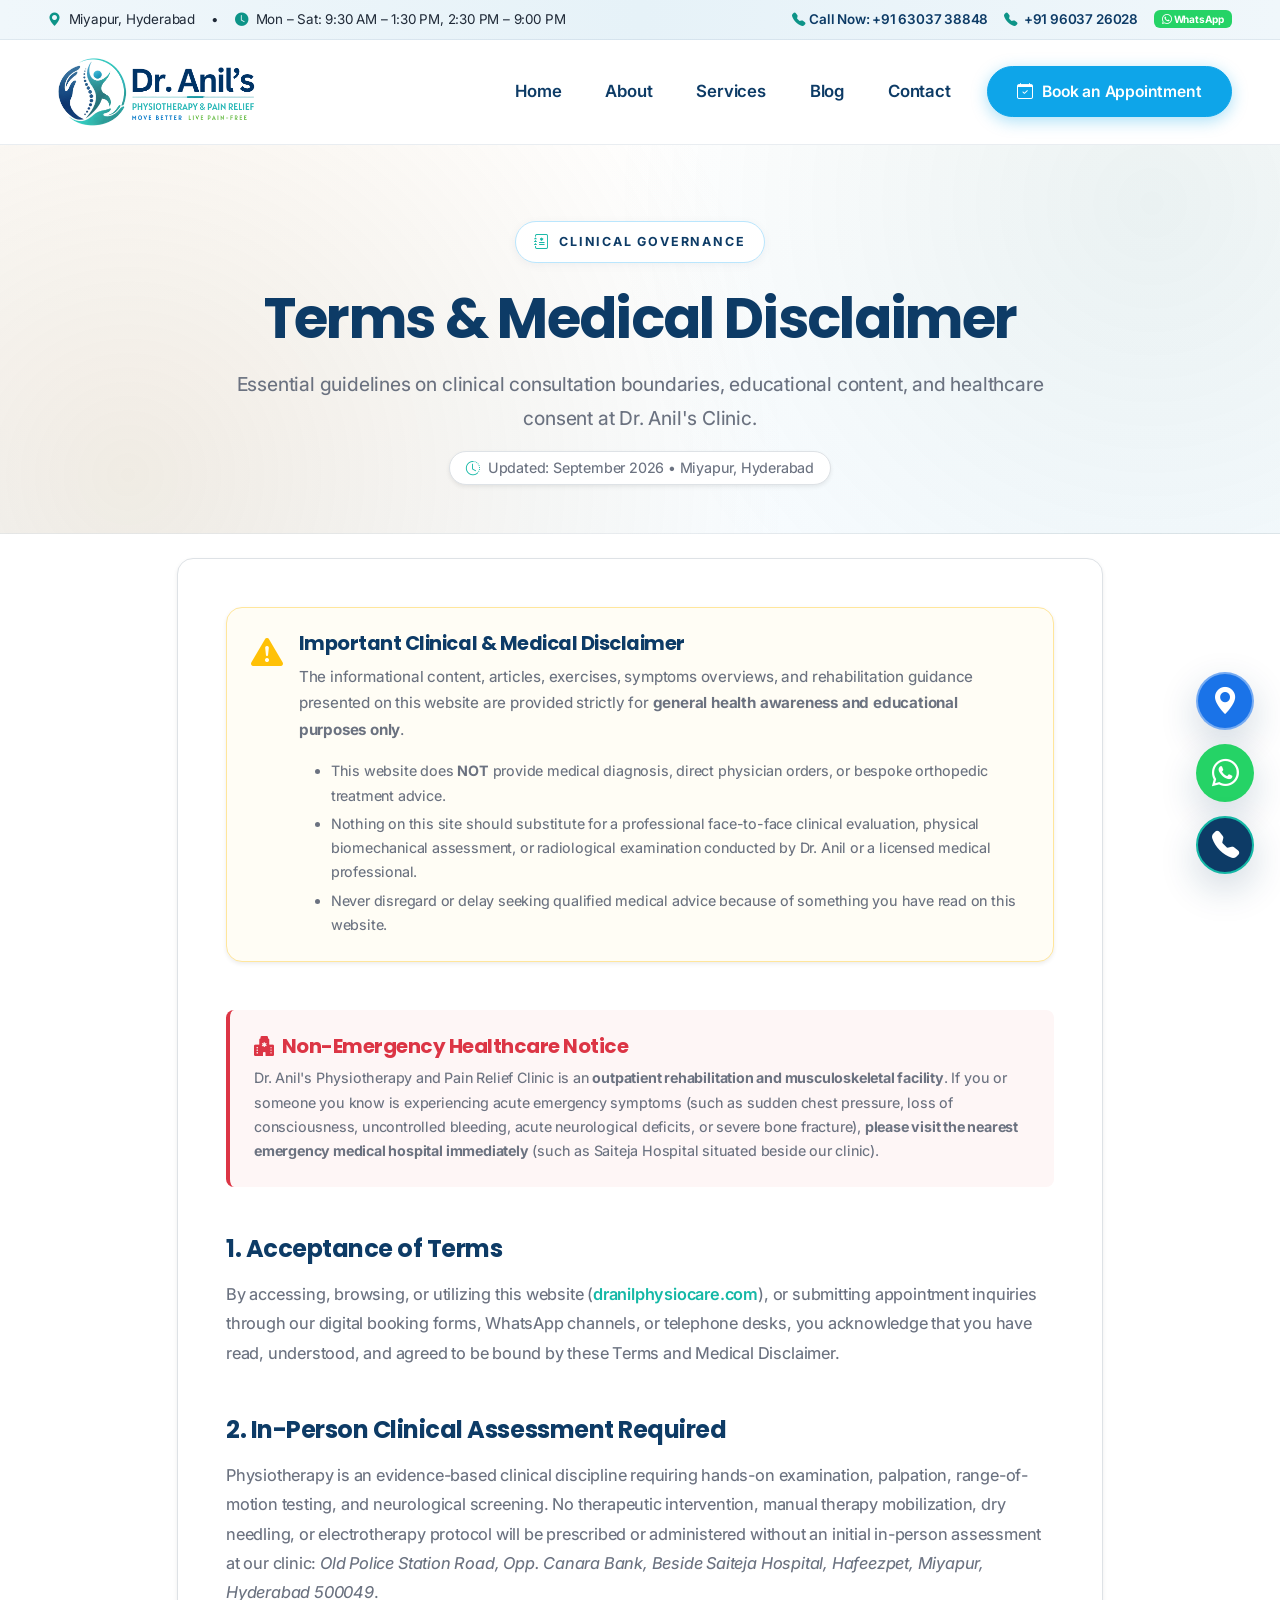
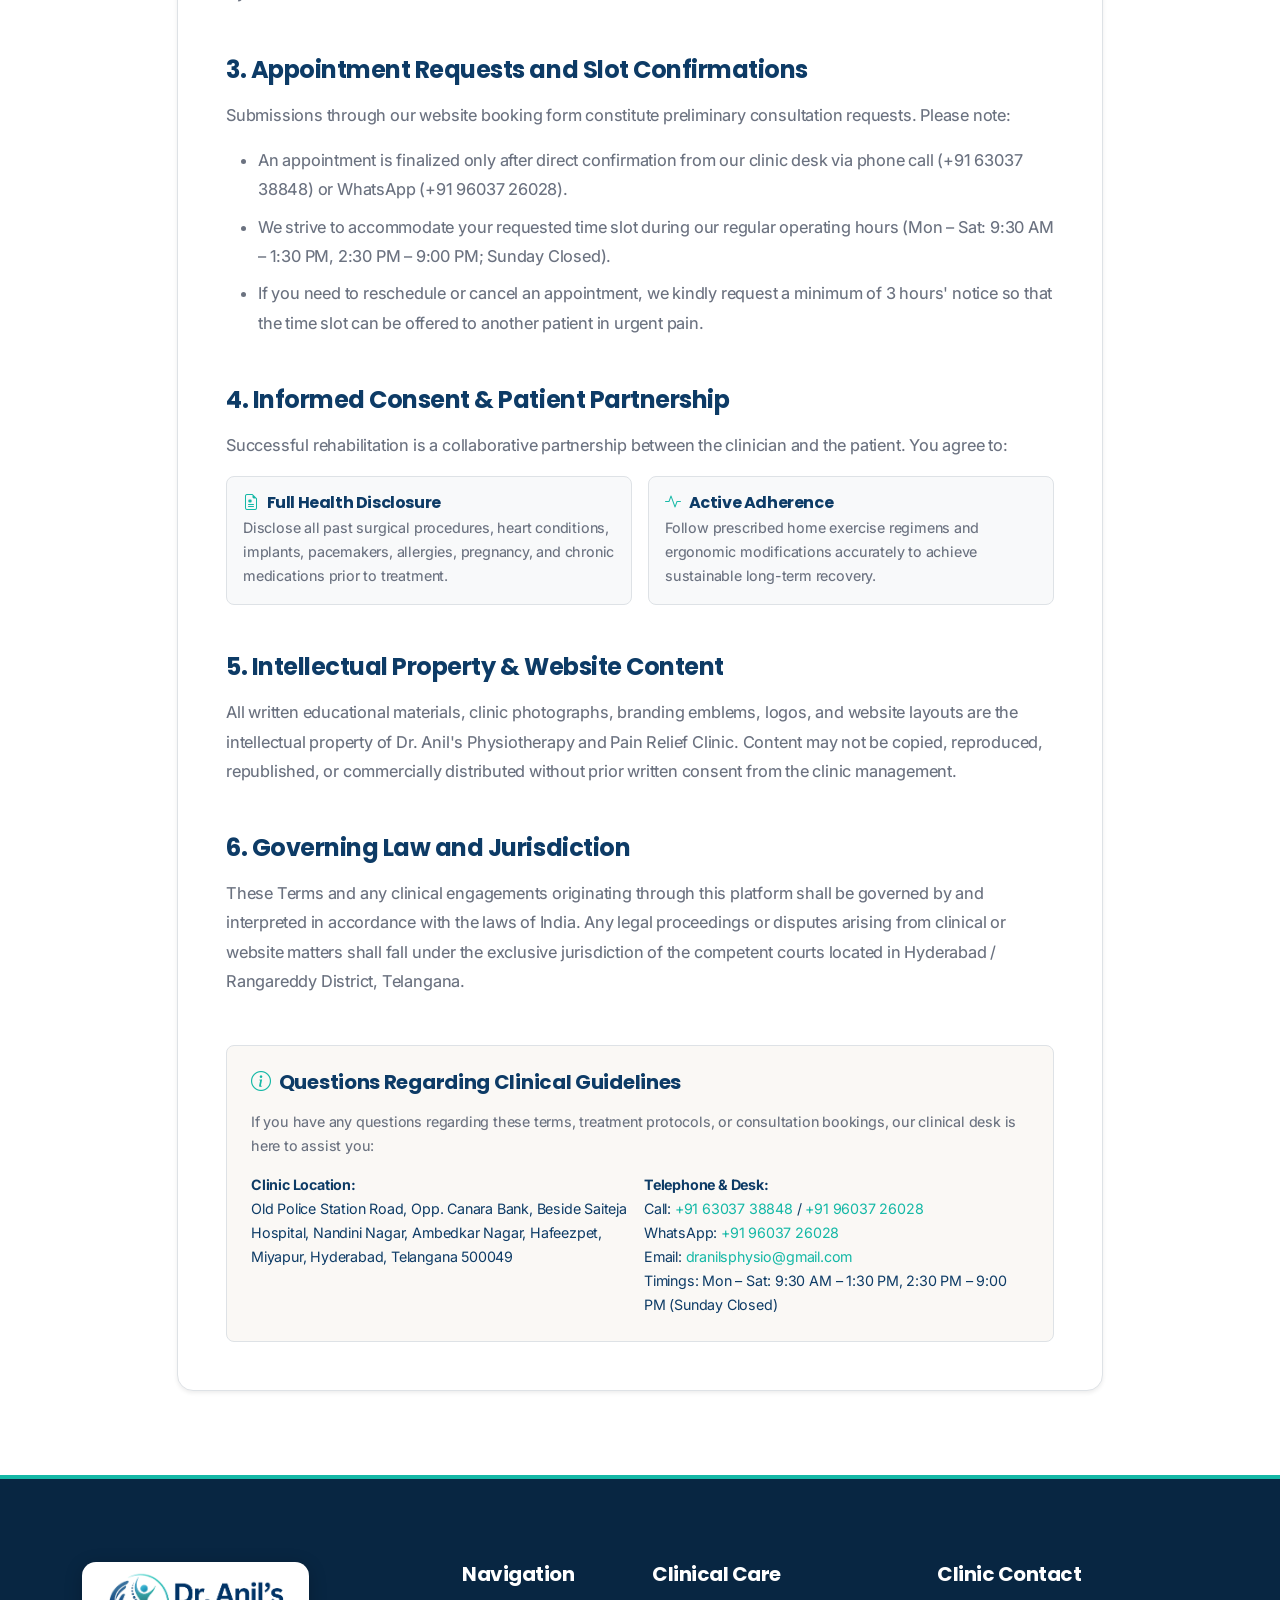
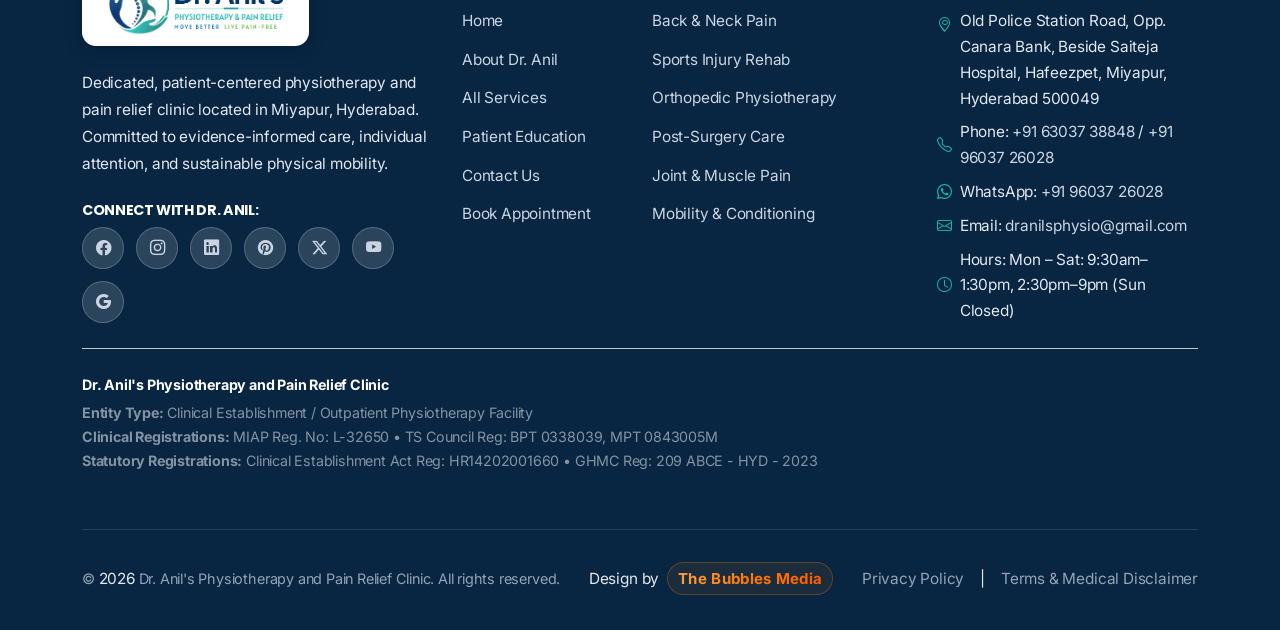
<file: terms.html>
<!DOCTYPE html>
<html lang="en">

<head>
  <meta charset="UTF-8">
  <meta name="viewport" content="width=device-width, initial-scale=1.0">

  <!-- Google Site Verification -->
  <meta name="google-site-verification" content="qMdYKxE7szCOAEHw2FJW9yC_l4rjeyGO4z61A4FJg20" />

  <!-- Google tag (gtag.js) -->
  <script async src="https://www.googletagmanager.com/gtag/js?id=G-LG5P1H8548"></script>
  <script>
    window.dataLayer = window.dataLayer || [];
    function gtag(){dataLayer.push(arguments);}
    gtag('js', new Date());

    gtag('config', 'G-LG5P1H8548');
  </script>

  <!-- Google Tag Manager -->
  <script>(function(w,d,s,l,i){w[l]=w[l]||[];w[l].push({'gtm.start':
  new Date().getTime(),event:'gtm.js'});var f=d.getElementsByTagName(s)[0],
  j=d.createElement(s),dl=l!='dataLayer'?'&l='+l:'';j.async=true;j.src=
  'https://www.googletagmanager.com/gtm.js?id='+i+dl;f.parentNode.insertBefore(j,f);
  })(window,document,'script','dataLayer','GTM-NV4THXWF');</script>
  <!-- End Google Tag Manager -->

  <!-- Meta Pixel Code -->
  <script>
    !function(f,b,e,v,n,t,s)
    {if(f.fbq)return;n=f.fbq=function(){n.callMethod?
    n.callMethod.apply(n,arguments):n.queue.push(arguments)};
    if(!f._fbq)f._fbq=n;n.push=n;n.loaded=!0;n.version='2.0';
    n.queue=[];t=b.createElement(e);t.async=!0;
    t.src=v;s=b.getElementsByTagName(e)[0];
    s.parentNode.insertBefore(t,s)}(window, document,'script',
    'https://connect.facebook.net/en_US/fbevents.js');
    fbq('init', '1884537529625614');
    fbq('track', 'PageView');
  </script>
  <noscript><img height="1" width="1" class="meta-pixel-img" alt=""
    src="https://www.facebook.com/tr?id=1884537529625614&ev=PageView&noscript=1"
  /></noscript>
  <!-- End Meta Pixel Code -->

  <title>Terms &amp; Medical Disclaimer | Dr. Anil's Physiotherapy Clinic, Miyapur</title>
  <meta name="description"
    content="Terms of Service & Clinical Medical Disclaimer for Dr. Anil's Physiotherapy and Pain Relief Clinic in Miyapur, Hyderabad. Understand our care terms, consent, and non-emergency guidelines.">
  <meta name="robots" content="index, follow">
  <link rel="canonical" href="https://dranilphysiocare.com/terms.html">

  <!-- Open Graph & Social Metadata -->
  <meta property="og:type" content="website">
  <meta property="og:title" content="Terms &amp; Medical Disclaimer | Dr. Anil's Physiotherapy Clinic">
  <meta property="og:description"
    content="Important medical disclaimer, informed consent, and clinical terms of use for Dr. Anil's Clinic in Miyapur.">
  <meta property="og:url" content="https://dranilphysiocare.com/terms.html">
  <meta property="og:site_name" content="Dr. Anil's Physiotherapy and Pain Relief Clinic">

  <!-- Favicon -->
  <link rel="icon" type="image/png" href="assets/icons/fevicon.png">
  <link rel="apple-touch-icon" href="assets/icons/fevicon.png">
  <link rel="alternate icon" href="favicon.ico">

  <!-- Fonts & Icons -->
  <link rel="preconnect" href="https://fonts.googleapis.com">
  <link rel="preconnect" href="https://fonts.gstatic.com" crossorigin>
  <link
    href="https://fonts.googleapis.com/css2?family=Plus+Jakarta+Sans:wght@400;500;600;700;800&family=Outfit:wght@500;600;700;800&display=swap"
    rel="stylesheet">
  <link rel="stylesheet" href="https://cdn.jsdelivr.net/npm/bootstrap-icons@1.11.3/font/bootstrap-icons.min.css">

  <!-- Bootstrap 5 CSS & Main Stylesheet -->
  <link href="https://cdn.jsdelivr.net/npm/bootstrap@5.3.3/dist/css/bootstrap.min.css" rel="stylesheet"
    integrity="sha384-QWTKZyjpPEjISv5WaRU9OFeRpok6YctnYmDr5pNlyT2bRjXh0JMhjY6hW+ALEwIH" crossorigin="anonymous">
  <link rel="stylesheet" href="css/style.css">
</head>

<body>
  <!-- Google Tag Manager (noscript) -->
  <noscript><iframe src="https://www.googletagmanager.com/ns.html?id=GTM-NV4THXWF"
  height="0" width="0" class="gtm-noscript-frame"></iframe></noscript>
  <!-- End Google Tag Manager (noscript) -->

  <!-- Top Announcement & Quick Contact Bar -->
  <div class="top-announcement-bar d-none d-md-block">
    <div class="container-fluid px-3 px-md-4 px-xl-5 container-max-1720">
      <div class="d-flex justify-content-between align-items-center">
        <div class="d-flex align-items-center gap-3">
          <span><i class="bi bi-geo-alt-fill text-sand me-1"></i> Miyapur, Hyderabad</span>
          <span>&bull;</span>
          <span><i class="bi bi-clock-fill text-sand me-1"></i> Mon &ndash; Sat: 9:30 AM &ndash; 1:30 PM, 2:30 PM
            &ndash; 9:00 PM</span>
        </div>
        <div class="d-flex align-items-center gap-3">
          <a href="tel:+916303738848" class="fw-semibold"><i class="bi bi-telephone-fill text-teal me-1"></i>Call Now:
            +91 63037 38848</a>
          <a href="tel:+919603726028" class="fw-semibold d-none d-xl-inline"><i
              class="bi bi-telephone-fill text-teal me-1"></i> +91 96037 26028</a>
          <a href="https://wa.me/919603726028?text=Hello%20Dr.%20Anil's%20Clinic,%20I%20would%20like%20to%20enquire%20about%20an%20appointment."
            target="_blank" rel="noopener noreferrer" class="badge text-white px-2 py-1 btn-whatsapp-pill"><i class="bi bi-whatsapp"></i> WhatsApp</a>
        </div>
      </div>
    </div>
  </div>

  <!-- Global Sticky Header -->
  <header class="site-header" role="banner">
    <nav class="navbar navbar-expand-lg py-3" aria-label="Main Navigation">
      <div class="container-fluid px-3 px-md-4 px-xl-5 container-max-1720">
        <!-- Clinic Logo / Wordmark -->
        <a class="navbar-brand-custom" href="index.html" aria-label="Dr. Anil's Physiotherapy and Pain Relief Clinic Home">
          <img src="assets/icons/logo.png" alt="Dr. Anil's Physiotherapy &amp; Pain Relief" class="navbar-brand-logo">
        </a>

        <!-- Mobile Hamburger Toggle -->
        <button class="navbar-toggler border-0 shadow-none p-2" type="button" data-bs-toggle="collapse"
          data-bs-target="#navbarMainMenu" aria-controls="navbarMainMenu" aria-expanded="false"
          aria-label="Toggle navigation menu">
          <i class="bi bi-list fs-2 text-navy"></i>
        </button>

        <!-- Navigation Links & Action CTA -->
        <div class="collapse navbar-collapse" id="navbarMainMenu">
          <ul class="navbar-nav ms-auto align-items-lg-center gap-1 my-2 my-lg-0">
            <li class="nav-item">
              <a class="nav-link nav-link-custom" href="index.html">Home</a>
            </li>
            <li class="nav-item">
              <a class="nav-link nav-link-custom" href="about.html">About</a>
            </li>
            <li class="nav-item">
              <a class="nav-link nav-link-custom" href="services.html">Services</a>
            </li>
            <li class="nav-item">
              <a class="nav-link nav-link-custom" href="blog.html">Blog</a>
            </li>
            <li class="nav-item">
              <a class="nav-link nav-link-custom" href="contact.html">Contact</a>
            </li>
          </ul>

          <div class="d-flex align-items-center gap-2 ms-lg-3 mt-3 mt-lg-0">
            <a href="contact.html#book" class="btn btn-navy btn-book-cta w-100 w-lg-auto" data-placement="Header CTA">
              <i class="bi bi-calendar-check"></i> Book an Appointment
            </a>
          </div>
        </div>
      </div>
    </nav>
  </header>

  <main id="main-content">
    <!-- PAGE HERO -->
    <section class="hero-wrapper pb-5" aria-labelledby="terms-title">
      <div class="container position-relative z-index-1">
        <div class="row justify-content-center text-center">
          <div class="col-lg-9">
            <div class="eyebrow-badge">
              <i class="bi bi-journal-medical"></i> CLINICAL GOVERNANCE
            </div>
            <h1 id="terms-title" class="display-4 fw-bold mb-3 text-navy">
              Terms &amp; Medical Disclaimer
            </h1>
            <p class="lead mb-3 text-muted-custom">
              Essential guidelines on clinical consultation boundaries, educational content, and healthcare consent at
              Dr. Anil's Clinic.
            </p>
            <div
              class="d-inline-flex align-items-center gap-2 px-3 py-1 bg-white rounded-pill border shadow-sm small text-muted-custom">
              <i class="bi bi-clock-history text-teal"></i>
              <span>Updated: September 2026 &bull; Miyapur, Hyderabad</span>
            </div>
          </div>
        </div>
      </div>
    </section>

    <!-- TERMS & DISCLAIMER BODY -->
    <section class="section-padding bg-white pt-4" aria-label="Terms and Medical Disclaimer Content">
      <div class="container">
        <div class="row justify-content-center">
          <div class="col-lg-10">
            <div class="legal-card p-4 p-md-5 rounded-4 border shadow-sm bg-white">

              <!-- CRITICAL MEDICAL DISCLAIMER ALERT BOX -->
              <div class="p-4 rounded-4 mb-5 border border-warning-subtle shadow-sm bg-tint-warning">
                <div class="d-flex align-items-start gap-3">
                  <div class="fs-2 text-warning lh-1 mt-1">
                    <i class="bi bi-exclamation-triangle-fill"></i>
                  </div>
                  <div>
                    <h4 class="fw-bold text-navy mb-2 font-heading">Important Clinical
                      &amp; Medical Disclaimer</h4>
                    <p class="text-muted-custom mb-3 line-height-175 font-size-95">
                      The informational content, articles, exercises, symptoms overviews, and rehabilitation guidance
                      presented on this website are provided strictly for <strong>general health awareness and
                        educational purposes only</strong>.
                    </p>
                    <ul class="text-muted-custom small mb-0 line-height-17">
                      <li class="mb-1">This website does <strong>NOT</strong> provide medical diagnosis, direct
                        physician orders, or bespoke orthopedic treatment advice.</li>
                      <li class="mb-1">Nothing on this site should substitute for a professional face-to-face clinical
                        evaluation, physical biomechanical assessment, or radiological examination conducted by Dr. Anil
                        or a licensed medical professional.</li>
                      <li>Never disregard or delay seeking qualified medical advice because of something you have read
                        on this website.</li>
                    </ul>
                  </div>
                </div>
              </div>

              <!-- NON-EMERGENCY NOTICE -->
              <div class="p-3 p-md-4 rounded-3 mb-5 border-start border-4 border-danger bg-tint-rose">
                <h5 class="fw-bold text-danger mb-2"><i class="bi bi-hospital-fill me-2"></i>Non-Emergency Healthcare
                  Notice</h5>
                <p class="mb-0 text-muted-custom small line-height-17">
                  Dr. Anil's Physiotherapy and Pain Relief Clinic is an <strong>outpatient rehabilitation and
                    musculoskeletal facility</strong>. If you or someone you know is experiencing acute emergency
                  symptoms (such as sudden chest pressure, loss of consciousness, uncontrolled bleeding, acute
                  neurological deficits, or severe bone fracture), <strong>please visit the nearest emergency medical
                    hospital immediately</strong> (such as Saiteja Hospital situated beside our clinic).
                </p>
              </div>

              <!-- Section 1 -->
              <div class="legal-section mb-5">
                <h3 class="fw-bold text-navy h4 mb-3">1. Acceptance of Terms</h3>
                <p class="text-muted-custom line-height-18">
                  By accessing, browsing, or utilizing this website (<a href="https://dranilphysiocare.com/"
                    class="text-teal text-decoration-none fw-semibold">dranilphysiocare.com</a>), or submitting
                  appointment inquiries through our digital booking forms, WhatsApp channels, or telephone desks, you
                  acknowledge that you have read, understood, and agreed to be bound by these Terms and Medical
                  Disclaimer.
                </p>
              </div>

              <!-- Section 2 -->
              <div class="legal-section mb-5">
                <h3 class="fw-bold text-navy h4 mb-3">2. In-Person Clinical Assessment Required</h3>
                <p class="text-muted-custom line-height-18">
                  Physiotherapy is an evidence-based clinical discipline requiring hands-on examination, palpation,
                  range-of-motion testing, and neurological screening. No therapeutic intervention, manual therapy
                  mobilization, dry needling, or electrotherapy protocol will be prescribed or administered without an
                  initial in-person assessment at our clinic: <em>Old Police Station Road, Opp. Canara Bank, Beside
                    Saiteja Hospital, Hafeezpet, Miyapur, Hyderabad 500049</em>.
                </p>
              </div>

              <!-- Section 3 -->
              <div class="legal-section mb-5">
                <h3 class="fw-bold text-navy h4 mb-3">3. Appointment Requests and Slot Confirmations</h3>
                <p class="text-muted-custom mb-3 line-height-18">
                  Submissions through our website booking form constitute preliminary consultation requests. Please
                  note:
                </p>
                <ul class="text-muted-custom line-height-18">
                  <li class="mb-2">An appointment is finalized only after direct confirmation from our clinic desk via
                    phone call (+91 63037 38848) or WhatsApp (+91 96037 26028).</li>
                  <li class="mb-2">We strive to accommodate your requested time slot during our regular operating hours
                    (Mon &ndash; Sat: 9:30 AM &ndash; 1:30 PM, 2:30 PM &ndash; 9:00 PM; Sunday Closed).</li>
                  <li class="mb-2">If you need to reschedule or cancel an appointment, we kindly request a minimum of 3
                    hours' notice so that the time slot can be offered to another patient in urgent pain.</li>
                </ul>
              </div>

              <!-- Section 4 -->
              <div class="legal-section mb-5">
                <h3 class="fw-bold text-navy h4 mb-3">4. Informed Consent &amp; Patient Partnership</h3>
                <p class="text-muted-custom mb-3 line-height-18">
                  Successful rehabilitation is a collaborative partnership between the clinician and the patient. You
                  agree to:
                </p>
                <div class="row g-3">
                  <div class="col-md-6">
                    <div class="p-3 rounded-3 bg-light border h-100">
                      <h6 class="fw-bold text-navy mb-1"><i class="bi bi-file-earmark-medical text-teal me-2"></i>Full
                        Health Disclosure</h6>
                      <p class="small text-muted-custom mb-0">Disclose all past surgical procedures, heart conditions,
                        implants, pacemakers, allergies, pregnancy, and chronic medications prior to treatment.</p>
                    </div>
                  </div>
                  <div class="col-md-6">
                    <div class="p-3 rounded-3 bg-light border h-100">
                      <h6 class="fw-bold text-navy mb-1"><i class="bi bi-activity text-teal me-2"></i>Active Adherence
                      </h6>
                      <p class="small text-muted-custom mb-0">Follow prescribed home exercise regimens and ergonomic
                        modifications accurately to achieve sustainable long-term recovery.</p>
                    </div>
                  </div>
                </div>
              </div>

              <!-- Section 5 -->
              <div class="legal-section mb-5">
                <h3 class="fw-bold text-navy h4 mb-3">5. Intellectual Property &amp; Website Content</h3>
                <p class="text-muted-custom line-height-18">
                  All written educational materials, clinic photographs, branding emblems, logos, and website layouts
                  are the intellectual property of Dr. Anil's Physiotherapy and Pain Relief Clinic. Content may not be
                  copied, reproduced, republished, or commercially distributed without prior written consent from the
                  clinic management.
                </p>
              </div>

              <!-- Section 6 -->
              <div class="legal-section mb-5">
                <h3 class="fw-bold text-navy h4 mb-3">6. Governing Law and Jurisdiction</h3>
                <p class="text-muted-custom line-height-18">
                  These Terms and any clinical engagements originating through this platform shall be governed by and
                  interpreted in accordance with the laws of India. Any legal proceedings or disputes arising from
                  clinical or website matters shall fall under the exclusive jurisdiction of the competent courts
                  located in Hyderabad / Rangareddy District, Telangana.
                </p>
              </div>

              <!-- Section 7 -->
              <div class="legal-section mb-0 p-4 rounded-3 border bg-tint-sand">
                <h4 class="fw-bold text-navy h5 mb-3"><i class="bi bi-info-circle text-teal me-2"></i>Questions
                  Regarding Clinical Guidelines</h4>
                <p class="text-muted-custom small mb-3">
                  If you have any questions regarding these terms, treatment protocols, or consultation bookings, our
                  clinical desk is here to assist you:
                </p>
                <div class="row g-2 small text-navy">
                  <div class="col-md-6">
                    <strong>Clinic Location:</strong><br>
                    Old Police Station Road, Opp. Canara Bank, Beside Saiteja Hospital, Nandini Nagar, Ambedkar Nagar,
                    Hafeezpet, Miyapur, Hyderabad, Telangana 500049
                  </div>
                  <div class="col-md-6">
                    <strong>Telephone &amp; Desk:</strong><br>
                    Call: <a href="tel:+916303738848" class="text-teal text-decoration-none">+91 63037 38848</a> / <a
                      href="tel:+919603726028" class="text-teal text-decoration-none">+91 96037 26028</a><br>
                    WhatsApp: <a href="https://wa.me/919603726028" class="text-teal text-decoration-none">+91 96037
                      26028</a><br>
                    Email: <a href="mailto:dranilsphysio@gmail.com" class="text-teal text-decoration-none">dranilsphysio@gmail.com</a><br>
                    Timings: Mon &ndash; Sat: 9:30 AM &ndash; 1:30 PM, 2:30 PM &ndash; 9:00 PM (Sunday Closed)
                  </div>
                </div>
              </div>

            </div>
          </div>
        </div>
      </div>
    </section>
  </main>

  <!-- GLOBAL FOOTER -->
  <footer class="site-footer" role="contentinfo">
    <div class="container">
      <div class="row g-4 justify-content-between">
        <div class="col-lg-4 col-md-6">
          <a href="index.html" class="footer-brand-card d-inline-block mb-3" aria-label="Dr. Anil's Physiotherapy Clinic Home">
            <img src="assets/icons/logo.png" alt="Dr. Anil's Physiotherapy &amp; Pain Relief" class="footer-brand-logo">
          </a>
          <p class="footer-desc-text">
            Dedicated, patient-centered physiotherapy and pain relief clinic located in Miyapur, Hyderabad. Committed to
            evidence-informed care, individual attention, and sustainable physical mobility.
          </p>
          <div class="mt-4">
            <h6 class="text-white small text-uppercase fw-bold mb-2">Connect with Dr. Anil:</h6>
            <ul class="social-links-list">
              <li><a href="https://www.facebook.com/dranilsphysiotherapy/" target="_blank" rel="noopener noreferrer"
                  class="social-link-btn" aria-label="Facebook"><i class="bi bi-facebook"></i></a></li>
              <li><a href="https://www.instagram.com/dranilsphysiotherapy" target="_blank" rel="noopener noreferrer"
                  class="social-link-btn" aria-label="Instagram"><i class="bi bi-instagram"></i></a></li>
              <li><a href="https://www.linkedin.com/company/dr-anils-physiotherapy/" target="_blank"
                  rel="noopener noreferrer" class="social-link-btn" aria-label="LinkedIn"><i
                    class="bi bi-linkedin"></i></a></li>
              <li><a href="https://www.pinterest.com/dranilsphysiotherapy/" target="_blank" rel="noopener noreferrer"
                  class="social-link-btn" aria-label="Pinterest"><i class="bi bi-pinterest"></i></a></li>
              <li><a href="https://x.com/dranilsphysio" target="_blank" rel="noopener noreferrer"
                  class="social-link-btn" aria-label="X (Twitter)"><i class="bi bi-twitter-x"></i></a></li>
              <li><a href="https://www.youtube.com/@DrAnilphysiotherapy" target="_blank" rel="noopener noreferrer"
                  class="social-link-btn" aria-label="YouTube"><i class="bi bi-youtube"></i></a></li>
              <li><a href="https://share.google/oYsHqs1YdW2rj2v3g" target="_blank" rel="noopener noreferrer"
                  class="social-link-btn" aria-label="Google Business Profile"><i class="bi bi-google"></i></a></li>
            </ul>
          </div>
        </div>

        <div class="col-lg-2 col-md-6">
          <h4 class="text-white font-heading">Navigation</h4>
          <ul class="footer-link-list">
            <li><a href="index.html">Home</a></li>
            <li><a href="about.html">About Dr. Anil</a></li>
            <li><a href="services.html">All Services</a></li>
            <li><a href="blog.html">Patient Education</a></li>
            <li><a href="contact.html">Contact Us</a></li>
            <li><a href="contact.html#book">Book Appointment</a></li>
          </ul>
        </div>

        <div class="col-lg-3 col-md-6">
          <h4 class="text-white font-heading">Clinical Care</h4>
          <ul class="footer-link-list">
            <li><a href="services.html#back-neck">Back &amp; Neck Pain</a></li>
            <li><a href="services.html#sports-rehab">Sports Injury Rehab</a></li>
            <li><a href="services.html#orthopedic">Orthopedic Physiotherapy</a></li>
            <li><a href="services.html#post-surgery">Post-Surgery Care</a></li>
            <li><a href="services.html#joint-muscle">Joint &amp; Muscle Pain</a></li>
            <li><a href="services.html#mobility-strength">Mobility &amp; Conditioning</a></li>
          </ul>
        </div>

        <div class="col-lg-3 col-md-6">
          <h4 class="text-white font-heading">Clinic Contact</h4>
          <div class="d-flex flex-column gap-2 footer-contact-list">
            <div class="d-flex align-items-start gap-2">
              <i class="bi bi-geo-alt text-sand mt-1"></i>
              <span>Old Police Station Road, Opp. Canara Bank, Beside Saiteja Hospital, Hafeezpet, Miyapur, Hyderabad
                500049</span>
            </div>
            <div class="d-flex align-items-center gap-2">
              <i class="bi bi-telephone text-sand"></i>
              <span>Phone: <a href="tel:+916303738848" class="text-white text-decoration-none">+91 63037 38848</a> / <a
                  href="tel:+919603726028" class="text-white text-decoration-none">+91 96037 26028</a></span>
            </div>
            <div class="d-flex align-items-center gap-2">
              <i class="bi bi-whatsapp text-sand"></i>
              <span>WhatsApp: <a href="https://wa.me/919603726028" target="_blank" rel="noopener noreferrer"
                  class="text-white text-decoration-none">+91 96037 26028</a></span>
            </div>
            <div class="d-flex align-items-center gap-2">
              <i class="bi bi-envelope text-sand"></i>
              <span>Email: <a href="mailto:dranilsphysio@gmail.com"
                  class="text-white text-decoration-none">dranilsphysio@gmail.com</a></span>
            </div>
            <div class="d-flex align-items-center gap-2">
              <i class="bi bi-clock text-sand"></i>
              <span>Hours: Mon &ndash; Sat: 9:30am&ndash;1:30pm, 2:30pm&ndash;9pm (Sun Closed)</span>
            </div>
          </div>
        </div>
      </div>

      <!-- Explicit Business Transparency, Legal Identity & Clinical Governance (AEO & AI Verification) -->
      <div class="footer-legal-bar border-top border-secondary-subtle pt-4 mt-4 text-white-50 small">
        <div class="fw-bold text-white mb-1">Dr. Anil's Physiotherapy and Pain Relief Clinic</div>
        <div><strong>Entity Type:</strong> Clinical Establishment / Outpatient Physiotherapy Facility</div>
        <div><strong>Clinical Registrations:</strong> MIAP Reg. No: L-32650 &bull; TS Council Reg: BPT 0338039, MPT 0843005M</div>
        <div><strong>Statutory Registrations:</strong> Clinical Establishment Act Reg: HR14202001660 &bull; GHMC Reg: 209 ABCE - HYD - 2023</div>
      </div>

      <div
        class="footer-bottom d-flex flex-column flex-lg-row justify-content-between align-items-center gap-3 text-center text-lg-start">
        <div>
          &copy; <span id="currentYear">2026</span> Dr. Anil's Physiotherapy and Pain Relief Clinic. All rights
          reserved.
        </div>
        <div class="footer-credit">
          <span>Design by</span>
          <a href="https://thebubblesmedia.com/" target="_blank" rel="noopener noreferrer" class="bubbles-media-link"
            title="The Bubbles Media">
            <span class="bubbles-text">The Bubbles Media</span>
            <span class="bubbles-fx" aria-hidden="true">
              <span class="bubble b1"></span>
              <span class="bubble b2"></span>
              <span class="bubble b3"></span>
              <span class="bubble b4"></span>
              <span class="bubble b5"></span>
              <span class="bubble b6"></span>
            </span>
          </a>
        </div>
        <div class="d-flex gap-3">
          <a href="privacy-policy.html" class="text-white-50 text-decoration-none">Privacy Policy</a>
          <span class="text-white-50">|</span>
          <a href="terms.html" class="text-white-50 text-decoration-none">Terms &amp; Medical Disclaimer</a>
        </div>
      </div>
    </div>
  </footer>

  <!-- Floating Action Buttons -->
  <aside class="fab-container" aria-label="Quick Navigation and Contact">
    <a href="https://www.google.com/maps/dir//Dr.+Anil's+Physiotherapy+and+pain+relief+clinic,+Old,+police+station+road,+opp.+canara+bank,+beside+saiteja+hospital,+Nandini+Nagar,+Ambedkar+Nagar,+Hafeezpet,+Miyapur,+Hyderabad,+Telangana+500049/@17.5210052,78.3441855,14z/data=!3m1!4b1!4m8!4m7!1m0!1m5!1m1!1s0x3bcb93d4b69f5965:0x624e3634330eff83!2m2!1d78.3583637!2d17.4948113?entry=ttu&amp;g_ep=EgoyMDI2MDkxNi4wIKXMDSoASAFQAw%3D%3D"
      target="_blank" rel="noopener noreferrer" class="fab-btn fab-btn-directions" aria-label="Get Directions on Google Maps"
      data-source="Floating Directions Button">
      <i class="bi bi-geo-alt-fill"></i>
      <span class="fab-tooltip">Get Directions</span>
    </a>
    <a href="https://wa.me/919603726028?text=Hello%20Dr.%20Anil's%20Clinic,%20I%20would%20like%20to%20enquire%20about%20physiotherapy%20services."
      target="_blank" rel="noopener noreferrer" class="fab-btn fab-btn-whatsapp" aria-label="Chat on WhatsApp"
      data-source="Floating WhatsApp Button">
      <i class="bi bi-whatsapp"></i>
      <span class="fab-tooltip">WhatsApp: +91 96037 26028</span>
    </a>
    <a href="tel:+916303738848" class="fab-btn fab-btn-call" aria-label="Call clinic directly"
      data-source="Floating Call Button">
      <i class="bi bi-telephone-fill"></i>
      <span class="fab-tooltip">Call: +91 63037 38848</span>
    </a>
  </aside>

  <!-- Bootstrap 5 JS Bundle & Custom Script -->
  <script src="https://cdn.jsdelivr.net/npm/bootstrap@5.3.3/dist/js/bootstrap.bundle.min.js"
    integrity="sha384-YvpcrYf0tY3lHB60NNkmXc5s9fDVZLESaAA55NDzOxhy9GkcIdslK1eN7N6jIeHz"
    crossorigin="anonymous"></script>
  <script src="js/script.js"></script>
</body>

</html>
</file>
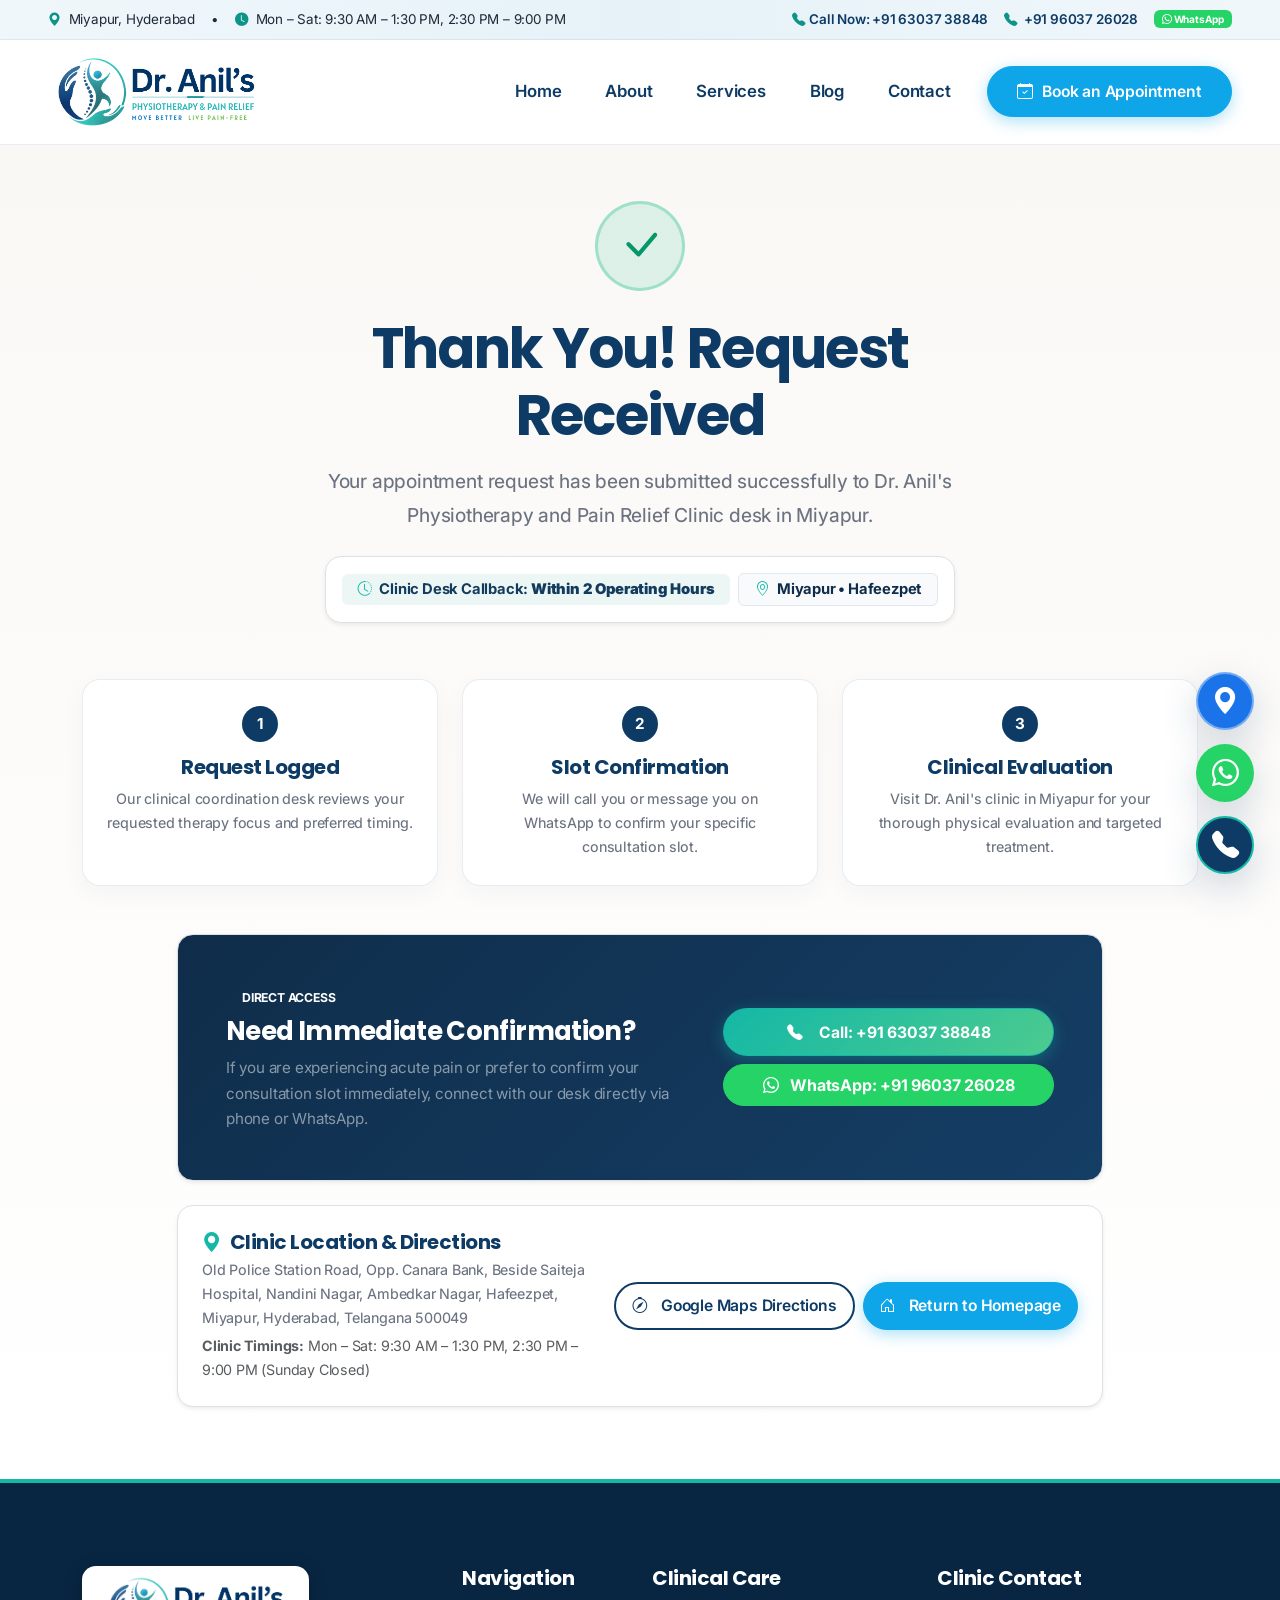
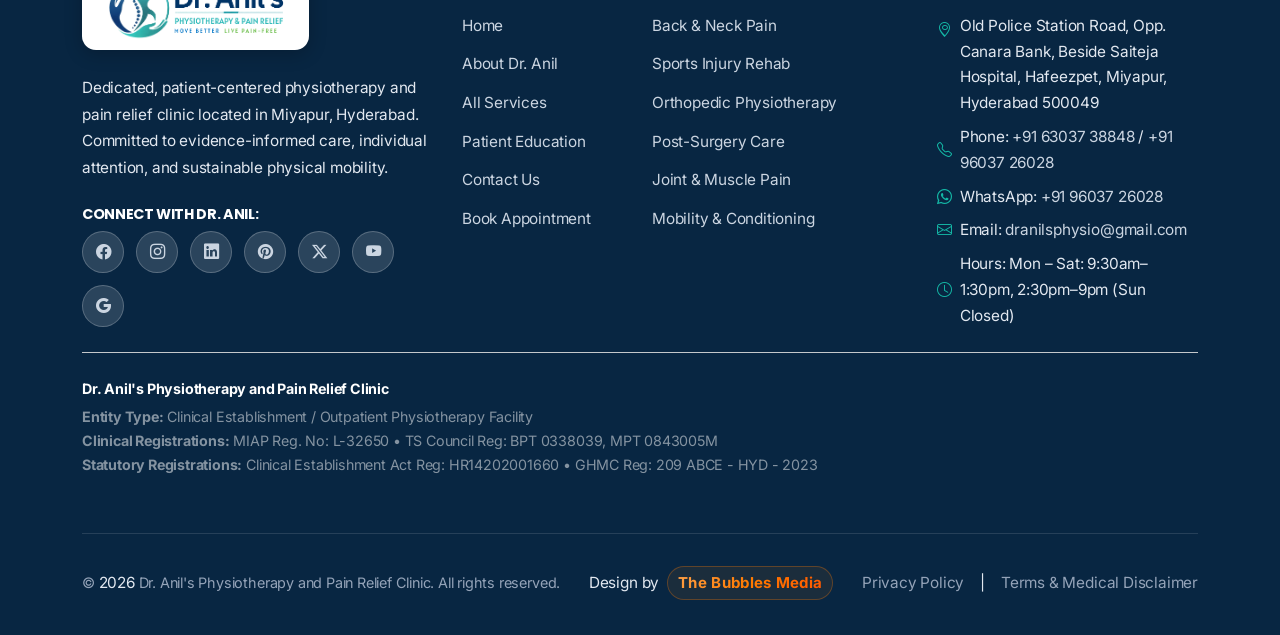
<file: thank-you.html>
<!DOCTYPE html>
<html lang="en">

<head>
  <meta charset="UTF-8">
  <meta name="viewport" content="width=device-width, initial-scale=1.0">

  <!-- Google Site Verification -->
  <meta name="google-site-verification" content="qMdYKxE7szCOAEHw2FJW9yC_l4rjeyGO4z61A4FJg20" />

  <!-- Google tag (gtag.js) -->
  <script async src="https://www.googletagmanager.com/gtag/js?id=G-LG5P1H8548"></script>
  <script>
    window.dataLayer = window.dataLayer || [];
    function gtag(){dataLayer.push(arguments);}
    gtag('js', new Date());

    gtag('config', 'G-LG5P1H8548');
  </script>

  <!-- Google Tag Manager -->
  <script>(function(w,d,s,l,i){w[l]=w[l]||[];w[l].push({'gtm.start':
  new Date().getTime(),event:'gtm.js'});var f=d.getElementsByTagName(s)[0],
  j=d.createElement(s),dl=l!='dataLayer'?'&l='+l:'';j.async=true;j.src=
  'https://www.googletagmanager.com/gtm.js?id='+i+dl;f.parentNode.insertBefore(j,f);
  })(window,document,'script','dataLayer','GTM-NV4THXWF');</script>
  <!-- End Google Tag Manager -->

  <!-- Meta Pixel Code -->
  <script>
    !function(f,b,e,v,n,t,s)
    {if(f.fbq)return;n=f.fbq=function(){n.callMethod?
    n.callMethod.apply(n,arguments):n.queue.push(arguments)};
    if(!f._fbq)f._fbq=n;n.push=n;n.loaded=!0;n.version='2.0';
    n.queue=[];t=b.createElement(e);t.async=!0;
    t.src=v;s=b.getElementsByTagName(e)[0];
    s.parentNode.insertBefore(t,s)}(window, document,'script',
    'https://connect.facebook.net/en_US/fbevents.js');
    fbq('init', '1884537529625614');
    fbq('track', 'PageView');
    fbq('track', 'Lead');
  </script>
  <noscript><img height="1" width="1" class="meta-pixel-img" alt=""
    src="https://www.facebook.com/tr?id=1884537529625614&ev=PageView&noscript=1"
  /></noscript>
  <!-- End Meta Pixel Code -->

  <title>Thank You for Your Consultation Request | Dr. Anil's Physiotherapy Clinic</title>
  <meta name="description"
    content="Thank you for scheduling your physiotherapy appointment with Dr. Anil's Physiotherapy and Pain Relief Clinic in Miyapur, Hyderabad. Here is what happens next.">
  <meta name="robots" content="noindex, follow">

  <!-- Favicon -->
  <link rel="icon" type="image/png" href="assets/icons/fevicon.png">
  <link rel="apple-touch-icon" href="assets/icons/fevicon.png">
  <link rel="alternate icon" href="favicon.ico">

  <!-- Fonts & Icons -->
  <link rel="preconnect" href="https://fonts.googleapis.com">
  <link rel="preconnect" href="https://fonts.gstatic.com" crossorigin>
  <link
    href="https://fonts.googleapis.com/css2?family=Plus+Jakarta+Sans:wght@400;500;600;700;800&family=Outfit:wght@500;600;700;800&display=swap"
    rel="stylesheet">
  <link rel="stylesheet" href="https://cdn.jsdelivr.net/npm/bootstrap-icons@1.11.3/font/bootstrap-icons.min.css">

  <!-- Bootstrap 5 CSS & Main Stylesheet -->
  <link href="https://cdn.jsdelivr.net/npm/bootstrap@5.3.3/dist/css/bootstrap.min.css" rel="stylesheet"
    integrity="sha384-QWTKZyjpPEjISv5WaRU9OFeRpok6YctnYmDr5pNlyT2bRjXh0JMhjY6hW+ALEwIH" crossorigin="anonymous">
  <link rel="stylesheet" href="css/style.css">

  <style>
    .thankyou-hero {
      background: linear-gradient(180deg, #FAF8F5 0%, #FFFFFF 100%);
      padding: 3.5rem 0 4.5rem 0;
    }

    .thankyou-check-circle {
      width: 90px;
      height: 90px;
      background: rgba(16, 185, 129, 0.12);
      border: 3px solid rgba(16, 185, 129, 0.3);
      border-radius: 50%;
      display: inline-flex;
      align-items: center;
      justify-content: center;
      font-size: 2.8rem;
      color: #059669;
      margin-bottom: 1.5rem;
      animation: pulseGreen 2s infinite;
    }

    @keyframes pulseGreen {
      0% {
        box-shadow: 0 0 0 0 rgba(16, 185, 129, 0.4);
      }

      70% {
        box-shadow: 0 0 0 16px rgba(16, 185, 129, 0);
      }

      100% {
        box-shadow: 0 0 0 0 rgba(16, 185, 129, 0);
      }
    }

    .thankyou-step-card {
      background: #FFFFFF;
      border: 1.5px solid var(--color-border-subtle);
      border-radius: 18px;
      padding: 1.6rem 1.4rem;
      height: 100%;
      box-shadow: 0 8px 24px rgba(15, 45, 74, 0.04);
      transition: var(--transition-smooth);
    }

    .thankyou-step-card:hover {
      transform: translateY(-4px);
      box-shadow: 0 14px 30px rgba(15, 45, 74, 0.08);
      border-color: var(--color-soft-teal);
    }

    .step-number-badge {
      width: 36px;
      height: 36px;
      border-radius: 50%;
      background: var(--color-deep-navy);
      color: #FFFFFF;
      display: inline-flex;
      align-items: center;
      justify-content: center;
      font-weight: 700;
      font-size: 0.95rem;
      margin-bottom: 0.85rem;
    }
  </style>
</head>

<body>
  <!-- Google Tag Manager (noscript) -->
  <noscript><iframe src="https://www.googletagmanager.com/ns.html?id=GTM-NV4THXWF"
  height="0" width="0" class="gtm-noscript-frame"></iframe></noscript>
  <!-- End Google Tag Manager (noscript) -->

  <!-- Top Announcement & Quick Contact Bar -->
  <div class="top-announcement-bar d-none d-md-block">
    <div class="container-fluid px-3 px-md-4 px-xl-5 container-max-1720">
      <div class="d-flex justify-content-between align-items-center">
        <div class="d-flex align-items-center gap-3">
          <span><i class="bi bi-geo-alt-fill text-sand me-1"></i> Miyapur, Hyderabad</span>
          <span>&bull;</span>
          <span><i class="bi bi-clock-fill text-sand me-1"></i> Mon &ndash; Sat: 9:30 AM &ndash; 1:30 PM, 2:30 PM
            &ndash; 9:00 PM</span>
        </div>
        <div class="d-flex align-items-center gap-3">
          <a href="tel:+916303738848" class="fw-semibold"><i class="bi bi-telephone-fill text-teal me-1"></i>Call Now:
            +91 63037 38848</a>
          <a href="tel:+919603726028" class="fw-semibold d-none d-xl-inline"><i
              class="bi bi-telephone-fill text-teal me-1"></i> +91 96037 26028</a>
          <a href="https://wa.me/919603726028?text=Hello%20Dr.%20Anil's%20Clinic,%20I%20would%20like%20to%20enquire%20about%20an%20appointment."
            target="_blank" rel="noopener noreferrer" class="badge text-white px-2 py-1 btn-whatsapp-pill"><i class="bi bi-whatsapp"></i> WhatsApp</a>
        </div>
      </div>
    </div>
  </div>

  <!-- Global Sticky Header -->
  <header class="site-header" role="banner">
    <nav class="navbar navbar-expand-lg py-3" aria-label="Main Navigation">
      <div class="container-fluid px-3 px-md-4 px-xl-5 container-max-1720">
        <!-- Clinic Logo / Wordmark -->
        <a class="navbar-brand-custom" href="index.html" aria-label="Dr. Anil's Physiotherapy and Pain Relief Clinic Home">
          <img src="assets/icons/logo.png" alt="Dr. Anil's Physiotherapy &amp; Pain Relief" class="navbar-brand-logo">
        </a>

        <!-- Mobile Hamburger Toggle -->
        <button class="navbar-toggler border-0 shadow-none p-2" type="button" data-bs-toggle="collapse"
          data-bs-target="#navbarMainMenu" aria-controls="navbarMainMenu" aria-expanded="false"
          aria-label="Toggle navigation menu">
          <i class="bi bi-list fs-2 text-navy"></i>
        </button>

        <!-- Navigation Links & Action CTA -->
        <div class="collapse navbar-collapse" id="navbarMainMenu">
          <ul class="navbar-nav ms-auto align-items-lg-center gap-1 my-2 my-lg-0">
            <li class="nav-item">
              <a class="nav-link nav-link-custom" href="index.html">Home</a>
            </li>
            <li class="nav-item">
              <a class="nav-link nav-link-custom" href="about.html">About</a>
            </li>
            <li class="nav-item">
              <a class="nav-link nav-link-custom" href="services.html">Services</a>
            </li>
            <li class="nav-item">
              <a class="nav-link nav-link-custom" href="blog.html">Blog</a>
            </li>
            <li class="nav-item">
              <a class="nav-link nav-link-custom" href="contact.html">Contact</a>
            </li>
          </ul>

          <div class="d-flex align-items-center gap-2 ms-lg-3 mt-3 mt-lg-0">
            <a href="contact.html#book" class="btn btn-navy btn-book-cta w-100 w-lg-auto" data-placement="Header CTA">
              <i class="bi bi-calendar-check"></i> Book an Appointment
            </a>
          </div>
        </div>
      </div>
    </nav>
  </header>

  <main id="main-content">
    <!-- CONFIRMATION HERO SECTION -->
    <section class="thankyou-hero" aria-labelledby="thankyou-title">
      <div class="container">
        <div class="row justify-content-center text-center">
          <div class="col-lg-8">
            <div class="thankyou-check-circle">
              <i class="bi bi-check-lg"></i>
            </div>

            <h1 id="thankyou-title" class="display-4 fw-bold text-navy mb-3">
              Thank You! Request Received
            </h1>

            <p class="lead text-muted-custom mb-4" id="confirmationText">
              Your appointment request has been submitted successfully to Dr. Anil's Physiotherapy and Pain Relief
              Clinic desk in Miyapur.
            </p>

            <div id="activationNotice" class="d-none alert alert-warning d-inline-flex align-items-center gap-2 text-start p-3 rounded-3 mb-4 max-w-720 font-size-82 bg-tint-warning border-warning">
              <i class="bi bi-info-circle-fill fs-5 flex-shrink-0 text-sand-dark"></i>
              <div>
                <strong>One-Time Activation Required for dranilsphysio@gmail.com:</strong> FormSubmit has sent a confirmation email. Please check <code>dranilsphysio@gmail.com</code> and click the <em>"Activate Form"</em> button once to receive leads in your inbox.
              </div>
            </div>

            <div
              class="d-inline-flex flex-wrap align-items-center justify-content-center gap-2 p-3 bg-white rounded-4 border shadow-sm mb-4">
              <span class="badge px-3 py-2 bg-teal-subtle-custom">
                <i class="bi bi-clock-history me-1 text-teal"></i> Clinic Desk Callback: <strong>Within 2 Operating
                  Hours</strong>
              </span>
              <span class="badge px-3 py-2 bg-slate-badge">
                <i class="bi bi-geo-alt me-1 text-sand"></i> Miyapur &bull; Hafeezpet
              </span>
            </div>
          </div>
        </div>

        <!-- 3-STEP TIMELINE -->
        <div class="row g-4 mt-2 justify-content-center">
          <div class="col-md-4">
            <div class="thankyou-step-card text-center">
              <div class="step-number-badge">1</div>
              <h5 class="fw-bold text-navy mb-2">Request Logged</h5>
              <p class="text-muted-custom small mb-0">Our clinical coordination desk reviews your requested therapy
                focus and preferred timing.</p>
            </div>
          </div>

          <div class="col-md-4">
            <div class="thankyou-step-card text-center">
              <div class="step-number-badge step-bg-soft-teal">2</div>
              <h5 class="fw-bold text-navy mb-2">Slot Confirmation</h5>
              <p class="text-muted-custom small mb-0">We will call you or message you on WhatsApp to confirm your
                specific consultation slot.</p>
            </div>
          </div>

          <div class="col-md-4">
            <div class="thankyou-step-card text-center">
              <div class="step-number-badge step-bg-emerald">3</div>
              <h5 class="fw-bold text-navy mb-2">Clinical Evaluation</h5>
              <p class="text-muted-custom small mb-0">Visit Dr. Anil's clinic in Miyapur for your thorough physical
                evaluation and targeted treatment.</p>
            </div>
          </div>
        </div>

        <!-- FAST-TRACK / DIRECT ASSISTANCE BOX -->
        <div class="row justify-content-center mt-5">
          <div class="col-lg-10">
            <div class="p-4 p-md-5 rounded-4 shadow-sm border text-center text-md-start cta-gradient-banner">
              <div class="row align-items-center g-4">
                <div class="col-md-7">
                  <div class="badge px-3 py-1 mb-2 text-white bg-teal">DIRECT ACCESS
                  </div>
                  <h3 class="fw-bold mb-2 text-white font-heading">Need Immediate Confirmation?</h3>
                  <p class="text-white-50 mb-0 font-size-95 line-height-17">
                    If you are experiencing acute pain or prefer to confirm your consultation slot immediately, connect
                    with our desk directly via phone or WhatsApp.
                  </p>
                </div>
                <div class="col-md-5">
                  <div class="d-flex flex-column gap-2">
                    <a href="tel:+916303738848"
                      class="btn btn-teal text-white py-2 px-3 fw-bold rounded-pill text-center text-decoration-none">
                      <i class="bi bi-telephone-fill me-2"></i> Call: +91 63037 38848
                    </a>
                    <a href="https://wa.me/919603726028?text=Hello%20Dr.%20Anil's%20Clinic,%20I%20have%20submitted%20an%20appointment%20request%20and%20would%20like%20quick%20confirmation."
                      target="_blank" rel="noopener noreferrer"
                      class="btn py-2 px-3 fw-bold rounded-pill text-center text-decoration-none btn-whatsapp-brand">
                      <i class="bi bi-whatsapp me-2"></i> WhatsApp: +91 96037 26028
                    </a>
                  </div>
                </div>
              </div>
            </div>
          </div>
        </div>

        <!-- CLINIC LOCATION BOX -->
        <div class="row justify-content-center mt-4">
          <div class="col-lg-10">
            <div class="p-4 rounded-4 border bg-white shadow-sm">
              <div class="d-flex flex-column flex-md-row justify-content-between align-items-md-center gap-3">
                <div>
                  <h5 class="fw-bold text-navy mb-1"><i class="bi bi-geo-alt-fill text-sand me-2"></i>Clinic Location
                    &amp; Directions</h5>
                  <p class="text-muted-custom small mb-0">
                    Old Police Station Road, Opp. Canara Bank, Beside Saiteja Hospital, Nandini Nagar, Ambedkar Nagar,
                    Hafeezpet, Miyapur, Hyderabad, Telangana 500049
                  </p>
                  <small class="text-muted d-block mt-1">
                    <strong>Clinic Timings:</strong> Mon &ndash; Sat: 9:30 AM &ndash; 1:30 PM, 2:30 PM &ndash; 9:00 PM
                    (Sunday Closed)
                  </small>
                </div>
                <div class="d-flex flex-wrap gap-2 flex-shrink-0">
                  <a href="https://www.google.com/maps/dir//Dr.+Anil's+Physiotherapy+and+pain+relief+clinic,+Old,+police+station+road,+opp.+canara+bank,+beside+saiteja+hospital,+Nandini+Nagar,+Ambedkar+Nagar,+Hafeezpet,+Miyapur,+Hyderabad,+Telangana+500049/@17.5210052,78.3441855,14z/data=!3m1!4b1!4m8!4m7!1m0!1m5!1m1!1s0x3bcb93d4b69f5965:0x624e3634330eff83!2m2!1d78.3583637!2d17.4948113?entry=ttu&amp;g_ep=EgoyMDI2MDkxNi4wIKXMDSoASAFQAw%3D%3D" target="_blank" rel="noopener noreferrer"
                    class="btn btn-outline-navy btn-sm rounded-pill px-3 py-2">
                    <i class="bi bi-compass me-1"></i> Google Maps Directions
                  </a>
                  <a href="index.html" class="btn btn-navy btn-sm rounded-pill px-3 py-2">
                    <i class="bi bi-house-door me-1"></i> Return to Homepage
                  </a>
                </div>
              </div>
            </div>
          </div>
        </div>

      </div>
    </section>
  </main>

  <!-- GLOBAL FOOTER -->
  <footer class="site-footer" role="contentinfo">
    <div class="container">
      <div class="row g-4 justify-content-between">
        <div class="col-lg-4 col-md-6">
          <a href="index.html" class="footer-brand-card d-inline-block mb-3" aria-label="Dr. Anil's Physiotherapy Clinic Home">
            <img src="assets/icons/logo.png" alt="Dr. Anil's Physiotherapy &amp; Pain Relief" class="footer-brand-logo">
          </a>
          <p class="footer-desc-text">
            Dedicated, patient-centered physiotherapy and pain relief clinic located in Miyapur, Hyderabad. Committed to
            evidence-informed care, individual attention, and sustainable physical mobility.
          </p>
          <div class="mt-4">
            <h6 class="text-white small text-uppercase fw-bold mb-2">Connect with Dr. Anil:</h6>
            <ul class="social-links-list">
              <li><a href="https://www.facebook.com/dranilsphysiotherapy/" target="_blank" rel="noopener noreferrer"
                  class="social-link-btn" aria-label="Facebook"><i class="bi bi-facebook"></i></a></li>
              <li><a href="https://www.instagram.com/dranilsphysiotherapy" target="_blank" rel="noopener noreferrer"
                  class="social-link-btn" aria-label="Instagram"><i class="bi bi-instagram"></i></a></li>
              <li><a href="https://www.linkedin.com/company/dr-anils-physiotherapy/" target="_blank"
                  rel="noopener noreferrer" class="social-link-btn" aria-label="LinkedIn"><i
                    class="bi bi-linkedin"></i></a></li>
              <li><a href="https://www.pinterest.com/dranilsphysiotherapy/" target="_blank" rel="noopener noreferrer"
                  class="social-link-btn" aria-label="Pinterest"><i class="bi bi-pinterest"></i></a></li>
              <li><a href="https://x.com/dranilsphysio" target="_blank" rel="noopener noreferrer"
                  class="social-link-btn" aria-label="X (Twitter)"><i class="bi bi-twitter-x"></i></a></li>
              <li><a href="https://www.youtube.com/@DrAnilphysiotherapy" target="_blank" rel="noopener noreferrer"
                  class="social-link-btn" aria-label="YouTube"><i class="bi bi-youtube"></i></a></li>
              <li><a href="https://share.google/oYsHqs1YdW2rj2v3g" target="_blank" rel="noopener noreferrer"
                  class="social-link-btn" aria-label="Google Business Profile"><i class="bi bi-google"></i></a></li>
            </ul>
          </div>
        </div>

        <div class="col-lg-2 col-md-6">
          <h4 class="text-white font-heading">Navigation</h4>
          <ul class="footer-link-list">
            <li><a href="index.html">Home</a></li>
            <li><a href="about.html">About Dr. Anil</a></li>
            <li><a href="services.html">All Services</a></li>
            <li><a href="blog.html">Patient Education</a></li>
            <li><a href="contact.html">Contact Us</a></li>
            <li><a href="contact.html#book">Book Appointment</a></li>
          </ul>
        </div>

        <div class="col-lg-3 col-md-6">
          <h4 class="text-white font-heading">Clinical Care</h4>
          <ul class="footer-link-list">
            <li><a href="services.html#back-neck">Back &amp; Neck Pain</a></li>
            <li><a href="services.html#sports-rehab">Sports Injury Rehab</a></li>
            <li><a href="services.html#orthopedic">Orthopedic Physiotherapy</a></li>
            <li><a href="services.html#post-surgery">Post-Surgery Care</a></li>
            <li><a href="services.html#joint-muscle">Joint &amp; Muscle Pain</a></li>
            <li><a href="services.html#mobility-strength">Mobility &amp; Conditioning</a></li>
          </ul>
        </div>

        <div class="col-lg-3 col-md-6">
          <h4 class="text-white font-heading">Clinic Contact</h4>
          <div class="d-flex flex-column gap-2 footer-contact-list">
            <div class="d-flex align-items-start gap-2">
              <i class="bi bi-geo-alt text-sand mt-1"></i>
              <span>Old Police Station Road, Opp. Canara Bank, Beside Saiteja Hospital, Hafeezpet, Miyapur, Hyderabad
                500049</span>
            </div>
            <div class="d-flex align-items-center gap-2">
              <i class="bi bi-telephone text-sand"></i>
              <span>Phone: <a href="tel:+916303738848" class="text-white text-decoration-none">+91 63037 38848</a> / <a
                  href="tel:+919603726028" class="text-white text-decoration-none">+91 96037 26028</a></span>
            </div>
            <div class="d-flex align-items-center gap-2">
              <i class="bi bi-whatsapp text-sand"></i>
              <span>WhatsApp: <a href="https://wa.me/919603726028" target="_blank" rel="noopener noreferrer"
                  class="text-white text-decoration-none">+91 96037 26028</a></span>
            </div>
            <div class="d-flex align-items-center gap-2">
              <i class="bi bi-envelope text-sand"></i>
              <span>Email: <a href="mailto:dranilsphysio@gmail.com"
                  class="text-white text-decoration-none">dranilsphysio@gmail.com</a></span>
            </div>
            <div class="d-flex align-items-center gap-2">
              <i class="bi bi-clock text-sand"></i>
              <span>Hours: Mon &ndash; Sat: 9:30am&ndash;1:30pm, 2:30pm&ndash;9pm (Sun Closed)</span>
            </div>
          </div>
        </div>
      </div>

      <!-- Explicit Business Transparency, Legal Identity & Clinical Governance (AEO & AI Verification) -->
      <div class="footer-legal-bar border-top border-secondary-subtle pt-4 mt-4 text-white-50 small">
        <div class="fw-bold text-white mb-1">Dr. Anil's Physiotherapy and Pain Relief Clinic</div>
        <div><strong>Entity Type:</strong> Clinical Establishment / Outpatient Physiotherapy Facility</div>
        <div><strong>Clinical Registrations:</strong> MIAP Reg. No: L-32650 &bull; TS Council Reg: BPT 0338039, MPT 0843005M</div>
        <div><strong>Statutory Registrations:</strong> Clinical Establishment Act Reg: HR14202001660 &bull; GHMC Reg: 209 ABCE - HYD - 2023</div>
      </div>

      <div
        class="footer-bottom d-flex flex-column flex-lg-row justify-content-between align-items-center gap-3 text-center text-lg-start">
        <div>
          &copy; <span id="currentYear">2026</span> Dr. Anil's Physiotherapy and Pain Relief Clinic. All rights
          reserved.
        </div>
        <div class="footer-credit">
          <span>Design by</span>
          <a href="https://thebubblesmedia.com/" target="_blank" rel="noopener noreferrer" class="bubbles-media-link"
            title="The Bubbles Media">
            <span class="bubbles-text">The Bubbles Media</span>
            <span class="bubbles-fx" aria-hidden="true">
              <span class="bubble b1"></span>
              <span class="bubble b2"></span>
              <span class="bubble b3"></span>
              <span class="bubble b4"></span>
              <span class="bubble b5"></span>
              <span class="bubble b6"></span>
            </span>
          </a>
        </div>
        <div class="d-flex gap-3">
          <a href="privacy-policy.html" class="text-white-50 text-decoration-none">Privacy Policy</a>
          <span class="text-white-50">|</span>
          <a href="terms.html" class="text-white-50 text-decoration-none">Terms &amp; Medical Disclaimer</a>
        </div>
      </div>
    </div>
  </footer>

  <!-- Floating Action Buttons -->
  <aside class="fab-container" aria-label="Quick Navigation and Contact">
    <a href="https://www.google.com/maps/dir//Dr.+Anil's+Physiotherapy+and+pain+relief+clinic,+Old,+police+station+road,+opp.+canara+bank,+beside+saiteja+hospital,+Nandini+Nagar,+Ambedkar+Nagar,+Hafeezpet,+Miyapur,+Hyderabad,+Telangana+500049/@17.5210052,78.3441855,14z/data=!3m1!4b1!4m8!4m7!1m0!1m5!1m1!1s0x3bcb93d4b69f5965:0x624e3634330eff83!2m2!1d78.3583637!2d17.4948113?entry=ttu&amp;g_ep=EgoyMDI2MDkxNi4wIKXMDSoASAFQAw%3D%3D"
      target="_blank" rel="noopener noreferrer" class="fab-btn fab-btn-directions" aria-label="Get Directions on Google Maps"
      data-source="Floating Directions Button">
      <i class="bi bi-geo-alt-fill"></i>
      <span class="fab-tooltip">Get Directions</span>
    </a>
    <a href="https://wa.me/919603726028?text=Hello%20Dr.%20Anil's%20Clinic,%20I%20would%20like%20to%20enquire%20about%20physiotherapy%20services."
      target="_blank" rel="noopener noreferrer" class="fab-btn fab-btn-whatsapp" aria-label="Chat on WhatsApp"
      data-source="Floating WhatsApp Button">
      <i class="bi bi-whatsapp"></i>
      <span class="fab-tooltip">WhatsApp: +91 96037 26028</span>
    </a>
    <a href="tel:+916303738848" class="fab-btn fab-btn-call" aria-label="Call clinic directly"
      data-source="Floating Call Button">
      <i class="bi bi-telephone-fill"></i>
      <span class="fab-tooltip">Call: +91 63037 38848</span>
    </a>
  </aside>

  <!-- Bootstrap 5 JS Bundle & Custom Script -->
  <script src="https://cdn.jsdelivr.net/npm/bootstrap@5.3.3/dist/js/bootstrap.bundle.min.js"
    integrity="sha384-YvpcrYf0tY3lHB60NNkmXc5s9fDVZLESaAA55NDzOxhy9GkcIdslK1eN7N6jIeHz"
    crossorigin="anonymous"></script>
  <script src="js/script.js"></script>

  <script>
    // Personalize confirmation message if details were passed
    document.addEventListener('DOMContentLoaded', () => {
      try {
        const params = new URLSearchParams(window.location.search);
        const name = params.get('name') || sessionStorage.getItem('last_lead_name');
        const service = params.get('service') || sessionStorage.getItem('last_lead_service');
        const confirmationEl = document.getElementById('confirmationText');

        if (name && confirmationEl) {
          confirmationEl.innerHTML = `Thank you, <strong>${escapeHtml(name)}</strong>! Your consultation request${service ? ` for <strong>${escapeHtml(service)}</strong>` : ''} has been submitted to Dr. Anil's clinical desk in Miyapur.`;
        }

        if (sessionStorage.getItem('formsubmit_activation_pending') === 'true') {
          const notice = document.getElementById('activationNotice');
          if (notice) notice.classList.remove('d-none');
        }
      } catch (err) {
        console.error(err);
      }

      function escapeHtml(text) {
        const div = document.createElement('div');
        div.textContent = text;
        return div.innerHTML;
      }
    });
  </script>
</body>

</html>
</file>
<file: css/style.css>
/* ==========================================================================
   DR. ANIL'S PHYSIOTHERAPY & PAIN RELIEF CLINIC - MIYAPUR, HYDERABAD
   Master Premium Stylesheet (Rich Healthcare Aesthetic & High Contrast)
   ========================================================================== */

@import url('https://fonts.googleapis.com/css2?family=Poppins:wght@400;500;600;700;800&family=Inter:wght@400;500;600;700&display=swap');

/* --- CSS Variables / Design System Tokens --- */
:root {
  /* ==========================================================================
     OFFICIAL BRAND GUIDE TOKENS (Dr. Anil's Physiotherapy & Pain Relief)
     ========================================================================== */
  /* Primary Brand Colours */
  --color-primary-dark: #0D3B66;     /* Main headings, navigation, strong text */
  --color-primary-blue: #0EA5E9;     /* Primary Buttons, links, highlights */
  --color-secondary-teal: #14B8A6;   /* Accents, icons, active states */
  --color-fresh-green: #4CCB8F;      /* Highlights, success, wellness elements */
  
  /* Brand Gradients */
  --brand-gradient: linear-gradient(135deg, #4CCB8F 0%, #14B8A6 35%, #0EA5E9 70%, #0D3B66 100%);
  --brand-gradient-h: linear-gradient(90deg, #4CCB8F 0%, #14B8A6 35%, #0EA5E9 70%, #0D3B66 100%);
  --brand-gradient-btn: linear-gradient(135deg, #0EA5E9 0%, #0284C7 100%);
  --brand-gradient-teal: linear-gradient(135deg, #14B8A6 0%, #4CCB8F 100%);

  /* Neutrals (Backgrounds & Text) */
  --color-bg-light: #F8FCFF;         /* Background Light (Page Backgrounds) */
  --color-section-bg: #E6F2F8;       /* Section Background (Cards, Sections) */
  --color-text-dark: #1F2937;        /* Text Dark (Headings, Body Text) */
  --color-text-muted: #6B7280;       /* Text Muted (Sub Text, Icons) */
  --color-white: #FFFFFF;            /* Pure White (Cards, Content Areas) */

  /* Legacy mapping for 100% theme compatibility */
  --color-deep-navy: #0D3B66;
  --color-deep-navy-dark: #082642;
  --color-deep-navy-light: #0EA5E9;
  
  --color-soft-teal: #14B8A6;
  --color-soft-teal-dark: #0F766E;
  --color-soft-teal-light: #4CCB8F;

  --color-vibrant-cyan: #0EA5E9;
  --color-warm-sand: #14B8A6;
  --color-warm-sand-light: #E6F2F8;
  --color-warm-sand-border: #BAE6FD;
  --color-warm-off-white: #F8FCFF;

  --color-charcoal: #1F2937;
  --color-muted-gray: #6B7280;
  --color-muted-subtle: #9CA3AF;

  /* Borders & Accents */
  --color-border-subtle: rgba(13, 59, 102, 0.09);
  --color-border-medium: rgba(14, 165, 233, 0.25);

  /* Typography - Poppins (Headings) & Inter (Body) */
  --font-heading: 'Poppins', -apple-system, BlinkMacSystemFont, 'Segoe UI', Roboto, sans-serif;
  --font-body: 'Inter', -apple-system, BlinkMacSystemFont, 'Segoe UI', Roboto, sans-serif;
  --font-accent-italic: 'Playfair Display', Georgia, serif;

  /* Elevations & Luxury Shadows */
  --shadow-subtle: 0 4px 20px rgba(13, 59, 102, 0.05);
  --shadow-card: 0 10px 30px rgba(13, 59, 102, 0.07);
  --shadow-hover: 0 18px 45px rgba(14, 165, 233, 0.18);
  --shadow-float: 0 14px 38px rgba(13, 59, 102, 0.20);

  /* Radii */
  --radius-sm: 8px;
  --radius-md: 16px;
  --radius-lg: 24px;
  --radius-pill: 50px;
  --transition-smooth: all 0.28s cubic-bezier(0.4, 0, 0.2, 1);
}

/* --- Base & Reset Rules --- */
*, *::before, *::after {
  box-sizing: border-box;
}

html {
  scroll-behavior: smooth;
  scroll-padding-top: 110px;
}

body {
  font-family: var(--font-body);
  color: var(--color-charcoal);
  background-color: var(--color-warm-off-white);
  line-height: 1.68;
  font-size: 1.02rem;
  letter-spacing: -0.012em;
  -webkit-font-smoothing: antialiased;
  -moz-osx-font-smoothing: grayscale;
  overflow-x: hidden;
}

h1, h2, h3, h4, h5, h6,
.font-heading {
  font-family: var(--font-heading);
  color: var(--color-deep-navy);
  font-weight: 700;
  line-height: 1.2;
  letter-spacing: -0.025em;
}

h1 { font-size: clamp(2.3rem, 4.2vw, 3.4rem); font-weight: 800; letter-spacing: -0.03em; }
h2 { font-size: clamp(1.85rem, 3vw, 2.55rem); font-weight: 700; letter-spacing: -0.025em; }
h3 { font-size: clamp(1.35rem, 2vw, 1.75rem); font-weight: 700; letter-spacing: -0.02em; }
h4 { font-size: 1.22rem; font-weight: 700; letter-spacing: -0.015em; }

p {
  color: var(--color-charcoal);
  margin-bottom: 1.25rem;
  font-weight: 400;
}

p.lead {
  font-size: 1.2rem;
  color: var(--color-muted-gray);
  line-height: 1.75;
  font-weight: 450;
}

.text-muted-custom {
  color: var(--color-muted-gray) !important;
  font-weight: 450;
}

.text-teal {
  color: var(--color-soft-teal) !important;
}

.text-sand {
  color: var(--color-warm-sand) !important;
}

.text-navy {
  color: var(--color-deep-navy) !important;
}

.bg-warm-sand-light {
  background-color: var(--color-warm-sand-light) !important;
}

.bg-off-white {
  background-color: var(--color-warm-off-white) !important;
}

/* ==========================================================================
   HIGH CONTRAST RULES FOR DARK SECTIONS (BG-NAVY & FOOTER)
   ========================================================================== */
.bg-navy {
  background-color: var(--color-deep-navy) !important;
  color: #FFFFFF !important;
}

.bg-navy h1, .bg-navy h2, .bg-navy h3, .bg-navy h4, .bg-navy h5 {
  color: #FFFFFF !important;
}

.bg-navy p,
.bg-navy .text-muted-custom,
.bg-navy .lead,
.bg-navy span,
.bg-navy li {
  color: #F1F5F9 !important; /* Crisp, readable high-contrast ivory */
}

/* Accessibility Focus States */
:focus-visible {
  outline: 3px solid var(--color-soft-teal);
  outline-offset: 3px;
}

a {
  color: var(--color-soft-teal);
  text-decoration: none;
  transition: var(--transition-smooth);
}

a:hover {
  color: var(--color-deep-navy);
}

/* ==========================================================================
   TOP BAR & NAVIGATION
   ========================================================================== */
.top-announcement-bar {
  background: linear-gradient(90deg, #F0F7FB 0%, #E6F2F8 50%, #F0F7FB 100%);
  color: var(--color-charcoal);
  font-size: 0.84rem;
  padding: 0.5rem 0;
  border-bottom: 1px solid rgba(13, 59, 102, 0.08);
}

.top-announcement-bar a {
  color: var(--color-deep-navy);
  text-decoration: none;
  transition: var(--transition-smooth);
}

.top-announcement-bar a:hover {
  color: var(--color-primary-blue);
}

.top-announcement-bar .text-sand,
.top-announcement-bar .text-teal {
  color: #0d9488 !important;
}

.site-header {
  position: sticky;
  top: 0;
  z-index: 1040;
  background-color: rgba(255, 255, 255, 0.97);
  backdrop-filter: blur(16px);
  -webkit-backdrop-filter: blur(16px);
  border-bottom: 1px solid var(--color-border-subtle);
  transition: var(--transition-smooth);
}

.site-header .navbar {
  padding-top: 1rem;
  padding-bottom: 1rem;
  transition: padding 0.3s ease;
}

.site-header.scrolled {
  box-shadow: 0 8px 28px rgba(15, 45, 74, 0.09);
  background-color: rgba(255, 255, 255, 0.99);
}

.site-header.scrolled .navbar {
  padding-top: 0.65rem;
  padding-bottom: 0.65rem;
}

.navbar-brand-custom {
  display: flex;
  align-items: center;
  gap: 14px;
  text-decoration: none;
}

.navbar-brand-logo {
  height: 72px;
  width: auto;
  max-width: 320px;
  object-fit: contain;
  display: block;
  transition: all 0.25s ease;
}

.site-header.scrolled .navbar-brand-logo {
  height: 60px;
}

.navbar-brand-custom:hover .navbar-brand-logo {
  transform: scale(1.02);
}

.footer-brand-card {
  display: inline-block;
  background: #FFFFFF;
  padding: 10px 18px;
  border-radius: 14px;
  box-shadow: 0 4px 18px rgba(0, 0, 0, 0.22);
  transition: transform 0.25s ease, box-shadow 0.25s ease;
  text-decoration: none;
}

.footer-brand-card:hover {
  transform: translateY(-2px);
  box-shadow: 0 6px 24px rgba(14, 165, 233, 0.35);
}

.footer-brand-logo {
  height: 64px;
  width: auto;
  max-width: 280px;
  object-fit: contain;
  display: block;
}

.brand-emblem {
  width: 50px;
  height: 50px;
  background: #FFFFFF url('../assets/icons/fevicon.png') no-repeat center / contain;
  border-radius: 14px;
  display: inline-flex;
  align-items: center;
  justify-content: center;
  box-shadow: 0 4px 16px rgba(13, 59, 102, 0.10);
  border: 1.5px solid #E6F2F8;
  flex-shrink: 0;
  transition: all 0.25s cubic-bezier(0.4, 0, 0.2, 1);
}

.brand-emblem i {
  display: none; /* Replaced by official brand emblem mark */
}

.navbar-brand-custom:hover .brand-emblem {
  transform: scale(1.06);
  box-shadow: 0 8px 24px rgba(14, 165, 233, 0.25);
  border-color: #0EA5E9;
}

.brand-text-wrapper {
  display: flex;
  flex-direction: column;
}

.brand-title {
  font-family: var(--font-heading);
  font-size: 1.55rem;
  font-weight: 800;
  color: var(--color-primary-dark);
  line-height: 1.15;
  letter-spacing: -0.02em;
}

.brand-subtitle {
  font-size: 0.76rem;
  text-transform: uppercase;
  letter-spacing: 1.4px;
  font-weight: 600;
  color: var(--color-secondary-teal);
}

.nav-link-custom {
  font-weight: 600;
  color: var(--color-deep-navy) !important;
  font-size: 1.05rem;
  padding: 0.62rem 1.25rem !important;
  border-radius: var(--radius-pill);
  transition: var(--transition-smooth);
  position: relative;
}

.btn-book-cta {
  font-size: 1rem;
  padding: 0.75rem 1.75rem;
  font-weight: 600;
  box-shadow: 0 5px 20px rgba(15, 45, 74, 0.25);
  border-radius: var(--radius-pill);
}

.nav-link-custom:hover,
.nav-link-custom.active {
  color: var(--color-soft-teal) !important;
  background-color: rgba(37, 112, 112, 0.09);
}

.nav-link-custom.active::after {
  content: '';
  position: absolute;
  bottom: 0px;
  left: 50%;
  transform: translateX(-50%);
  width: 20px;
  height: 3px;
  background-color: var(--color-soft-teal);
  border-radius: 3px;
}

/* ==========================================================================
   BUTTONS & CTAs
   ========================================================================== */
.btn-navy {
  background: var(--color-primary-blue);
  color: var(--color-white) !important;
  border: 1.5px solid var(--color-primary-blue);
  font-weight: 600;
  font-size: 0.98rem;
  padding: 0.78rem 1.85rem;
  border-radius: var(--radius-pill);
  transition: var(--transition-smooth);
  display: inline-flex;
  align-items: center;
  justify-content: center;
  gap: 9px;
  box-shadow: 0 4px 16px rgba(14, 165, 233, 0.35);
  min-height: 48px;
}

.btn-navy:hover,
.btn-navy:focus-visible {
  background: #0284C7;
  border-color: #0284C7;
  transform: translateY(-2px);
  box-shadow: 0 8px 26px rgba(14, 165, 233, 0.45);
}

.btn-teal {
  background: linear-gradient(135deg, var(--color-secondary-teal) 0%, var(--color-fresh-green) 100%);
  color: var(--color-white) !important;
  border: 1.5px solid var(--color-secondary-teal);
  font-weight: 600;
  font-size: 0.98rem;
  padding: 0.78rem 1.85rem;
  border-radius: var(--radius-pill);
  transition: var(--transition-smooth);
  display: inline-flex;
  align-items: center;
  justify-content: center;
  gap: 9px;
  box-shadow: 0 4px 16px rgba(20, 184, 166, 0.35);
  min-height: 48px;
}

.btn-teal:hover,
.btn-teal:focus-visible {
  background: var(--color-secondary-teal);
  border-color: var(--color-secondary-teal);
  transform: translateY(-2px);
  box-shadow: 0 8px 26px rgba(20, 184, 166, 0.45);
}

.btn-outline-navy {
  background-color: var(--color-white);
  color: var(--color-deep-navy) !important;
  border: 2px solid var(--color-deep-navy);
  font-weight: 600;
  font-size: 0.98rem;
  padding: 0.75rem 1.85rem;
  border-radius: var(--radius-pill);
  transition: var(--transition-smooth);
  display: inline-flex;
  align-items: center;
  justify-content: center;
  gap: 9px;
  min-height: 48px;
}

.btn-outline-navy:hover,
.btn-outline-navy:focus-visible {
  background-color: var(--color-deep-navy);
  color: var(--color-white) !important;
  transform: translateY(-2px);
  box-shadow: 0 6px 20px rgba(15, 45, 74, 0.2);
}

.btn-outline-teal {
  background-color: transparent;
  color: var(--color-teal) !important;
  border: 1.5px solid var(--color-teal);
  font-weight: 600;
  font-size: 0.92rem;
  padding: 0.55rem 1.4rem;
  border-radius: var(--radius-pill);
  transition: var(--transition-smooth);
  display: inline-flex;
  align-items: center;
  justify-content: center;
  gap: 8px;
}

.btn-outline-teal:hover,
.btn-outline-teal:focus-visible {
  background-color: var(--color-teal);
  color: #FFFFFF !important;
  transform: translateY(-2px);
  box-shadow: 0 6px 20px rgba(37, 112, 112, 0.25);
}

.btn-outline-white {
  background-color: transparent;
  color: #FFFFFF !important;
  border: 2px solid rgba(255, 255, 255, 0.85);
  font-weight: 600;
  font-size: 0.98rem;
  padding: 0.75rem 1.85rem;
  border-radius: var(--radius-pill);
  transition: var(--transition-smooth);
  display: inline-flex;
  align-items: center;
  justify-content: center;
  gap: 9px;
  min-height: 48px;
}

.btn-outline-white:hover,
.btn-outline-white:focus-visible {
  background-color: #FFFFFF;
  color: var(--color-deep-navy) !important;
  border-color: #FFFFFF;
  transform: translateY(-2px);
  box-shadow: 0 6px 22px rgba(255, 255, 255, 0.2);
}

/* Eyebrows & Badges */
.eyebrow-badge {
  display: inline-flex;
  align-items: center;
  gap: 8px;
  background-color: var(--color-white);
  color: var(--color-deep-navy);
  font-size: 0.78rem;
  font-weight: 700;
  text-transform: uppercase;
  letter-spacing: 1.8px;
  padding: 0.45rem 1.15rem;
  border-radius: var(--radius-pill);
  margin-bottom: 1.35rem;
  border: 1.5px solid var(--color-warm-sand-border);
  box-shadow: 0 2px 10px rgba(15, 45, 74, 0.05);
}

.eyebrow-badge i {
  color: var(--color-soft-teal);
  font-size: 0.95rem;
}

.badge-placeholder {
  display: inline-block;
  font-size: 0.72rem;
  letter-spacing: 0.6px;
  background-color: #F1F5F9;
  color: #1E293B;
  padding: 4px 10px;
  border-radius: 6px;
  font-family: monospace;
  border: 1px dashed #94A3B8;
  font-weight: 600;
}

/* Section Spacing */
.section-padding {
  padding: clamp(4rem, 6.5vw, 6.5rem) 0;
}

.section-header {
  margin-bottom: clamp(2.8rem, 4vw, 4.2rem);
}

.section-header p {
  max-width: 700px;
  margin-left: auto;
  margin-right: auto;
  font-size: 1.12rem;
  color: var(--color-muted-gray);
}

/* ==========================================================================
   CINEMATIC HERO SECTION & CAROUSEL (3 Sliders)
   ========================================================================== */
.hero-section-cinematic {
  padding: 1rem 0 1.5rem 0;
  background-color: var(--color-warm-off-white);
}

.hero-carousel-wrapper {
  position: relative;
  border-radius: 28px;
  overflow: hidden;
  box-shadow: 0 18px 46px rgba(15, 45, 74, 0.16);
  border: 1px solid rgba(15, 45, 74, 0.1);
}

.hero-carousel-inner {
  border-radius: 28px;
  overflow: hidden;
}

.hero-cinematic-card {
  position: relative;
  border-radius: 28px;
  overflow: hidden;
  height: clamp(520px, 66vh, 600px);
  min-height: 520px;
  max-height: 610px;
  display: flex;
  align-items: center;
  width: 100%;
}

/* Ken Burns Subtle Cinematic Zoom Layer */
.hero-cinematic-card::before {
  content: '';
  position: absolute;
  inset: 0;
  z-index: 1;
  background-size: cover;
  background-repeat: no-repeat;
  transform: scale(1);
  transition: transform 7s cubic-bezier(0.25, 1, 0.5, 1);
  will-change: transform;
}

.hero-slide-bg-1::before {
  background: 
    linear-gradient(
      90deg, 
      rgba(8, 24, 40, 0.96) 0%, 
      rgba(8, 24, 40, 0.90) 38%, 
      rgba(8, 24, 40, 0.45) 65%, 
      rgba(8, 24, 40, 0.12) 100%
    ),
    url('../assets/images/hero-flexra.jpg') no-repeat right 30% / cover;
}

.hero-slide-bg-2::before {
  background: 
    linear-gradient(
      90deg, 
      rgba(8, 24, 40, 0.96) 0%, 
      rgba(8, 24, 40, 0.90) 42%, 
      rgba(8, 24, 40, 0.45) 68%, 
      rgba(8, 24, 40, 0.12) 100%
    ),
    url('../assets/images/hero-slide-2.jpg') no-repeat right center / cover;
}

.hero-slide-bg-3::before {
  background: 
    linear-gradient(
      90deg, 
      rgba(8, 24, 40, 0.96) 0%, 
      rgba(8, 24, 40, 0.90) 42%, 
      rgba(8, 24, 40, 0.45) 68%, 
      rgba(8, 24, 40, 0.12) 100%
    ),
    url('../assets/images/hero-slide-3.jpg') no-repeat right center / cover;
}

.carousel-item.active .hero-cinematic-card::before {
  transform: scale(1.055);
}

/* Indicators (Glass Pill Indicators with Animated Timer Fill) */
.hero-carousel-indicators {
  position: absolute;
  bottom: 24px;
  left: 50%;
  transform: translateX(-50%);
  margin: 0;
  display: flex;
  gap: 10px;
  z-index: 16;
  padding: 6px 14px;
  background: rgba(8, 24, 40, 0.52);
  backdrop-filter: blur(14px);
  -webkit-backdrop-filter: blur(14px);
  border-radius: 50px;
  border: 1px solid rgba(255, 255, 255, 0.24);
  box-shadow: 0 4px 20px rgba(0, 0, 0, 0.25);
}

.hero-carousel-indicators button {
  position: relative;
  overflow: hidden;
  width: 26px;
  height: 6px;
  border-radius: 4px;
  background-color: rgba(255, 255, 255, 0.35);
  border: none;
  padding: 0;
  cursor: pointer;
  transition: width 0.35s cubic-bezier(0.4, 0, 0.2, 1), opacity 0.35s ease;
  opacity: 0.65;
}

.hero-carousel-indicators button.active {
  width: 48px;
  background-color: rgba(255, 255, 255, 0.22);
  opacity: 1;
}

.hero-carousel-indicators button.active::after {
  content: '';
  position: absolute;
  left: 0;
  top: 0;
  bottom: 0;
  background: linear-gradient(90deg, #4CCB8F, #14B8A6, #0EA5E9);
  border-radius: 4px;
  box-shadow: 0 0 12px rgba(20, 184, 166, 0.85);
  animation: indicatorProgress 6.5s linear forwards;
}

/* Next / Prev Controls */
/* Next / Prev Controls (Docked cleanly at bottom-right) */
.hero-carousel-controls-dock {
  position: absolute;
  bottom: 22px;
  right: 32px;
  display: flex;
  align-items: center;
  gap: 10px;
  z-index: 16;
}

.hero-carousel-control-btn {
  width: 44px;
  height: 44px;
  border-radius: 50%;
  background: rgba(8, 24, 40, 0.55);
  backdrop-filter: blur(14px);
  -webkit-backdrop-filter: blur(14px);
  border: 1.5px solid rgba(255, 255, 255, 0.35);
  color: #FFFFFF;
  display: inline-flex;
  align-items: center;
  justify-content: center;
  font-size: 1.15rem;
  transition: all 0.28s cubic-bezier(0.4, 0, 0.2, 1);
  box-shadow: 0 4px 16px rgba(0, 0, 0, 0.25);
  cursor: pointer;
  padding: 0;
}

.hero-carousel-control-btn:hover {
  background: #FFFFFF;
  color: var(--color-deep-navy);
  border-color: #FFFFFF;
  transform: scale(1.08);
  box-shadow: 0 8px 24px rgba(0, 0, 0, 0.35);
}

.hero-cinematic-content {
  position: relative;
  z-index: 2;
  padding: 1.5rem clamp(1.8rem, 3.5vw, 3.6rem);
  max-width: 760px;
}

.hero-eyebrow-pill {
  display: inline-flex;
  align-items: center;
  gap: 8px;
  background: rgba(255, 255, 255, 0.14);
  backdrop-filter: blur(12px);
  -webkit-backdrop-filter: blur(12px);
  color: #FFFFFF;
  border: 1px solid rgba(255, 255, 255, 0.35);
  padding: 0.28rem 0.9rem;
  border-radius: 50px;
  font-size: 0.72rem;
  font-weight: 700;
  letter-spacing: 0.08em;
  text-transform: uppercase;
  margin-bottom: 0.75rem;
}

.hero-eyebrow-pill i {
  color: #2DD4BF; /* Vibrant teal accent */
  font-size: 0.9rem;
}

.hero-cinematic-title {
  color: #FFFFFF !important;
  font-size: clamp(2.1rem, 3.3vw, 3.1rem);
  font-weight: 800;
  line-height: 1.12;
  letter-spacing: -0.03em;
  margin-bottom: 0.85rem;
  font-family: var(--font-heading);
}

.hero-cinematic-italic {
  font-family: var(--font-accent-italic);
  font-style: italic;
  font-weight: 400;
  color: #FFFFFF;
  display: inline-block;
  letter-spacing: 0.01em;
}

.hero-cinematic-desc {
  color: #E2E8F0 !important;
  font-size: 0.98rem;
  line-height: 1.58;
  margin-bottom: 1.2rem;
  max-width: 580px;
  font-weight: 400;
}

.hero-cinematic-actions {
  display: flex;
  flex-wrap: wrap;
  align-items: center;
  gap: 1rem;
  margin-bottom: 1.3rem;
}

.btn-cinematic-white {
  display: inline-flex;
  align-items: center;
  gap: 12px;
  background: #FFFFFF;
  color: var(--color-deep-navy) !important;
  font-weight: 700;
  font-size: 0.92rem;
  padding: 5px 7px 5px 20px;
  border-radius: 50px;
  text-decoration: none;
  box-shadow: 0 8px 22px rgba(0, 0, 0, 0.16);
  transition: all 0.28s cubic-bezier(0.4, 0, 0.2, 1);
}

.btn-cinematic-white:hover {
  background: #F8FAFC;
  transform: translateY(-2px);
  box-shadow: 0 12px 28px rgba(0, 0, 0, 0.22);
  color: var(--color-deep-navy-dark) !important;
}

.btn-bubble-circle {
  width: 36px;
  height: 36px;
  border-radius: 50%;
  background: var(--color-soft-teal);
  color: #FFFFFF;
  display: flex;
  align-items: center;
  justify-content: center;
  font-size: 1.05rem;
  transition: transform 0.25s ease, background-color 0.25s ease;
}

.btn-cinematic-white:hover .btn-bubble-circle {
  transform: translateX(3px);
  background: var(--color-soft-teal-dark);
}

.btn-cinematic-glass {
  display: inline-flex;
  align-items: center;
  gap: 12px;
  background: rgba(255, 255, 255, 0.12);
  backdrop-filter: blur(12px);
  -webkit-backdrop-filter: blur(12px);
  color: #FFFFFF !important;
  font-weight: 600;
  font-size: 0.92rem;
  padding: 5px 7px 5px 20px;
  border-radius: 50px;
  border: 1.5px solid rgba(255, 255, 255, 0.45);
  text-decoration: none;
  transition: all 0.28s cubic-bezier(0.4, 0, 0.2, 1);
}

.btn-cinematic-glass:hover {
  background: rgba(255, 255, 255, 0.22);
  border-color: #FFFFFF;
  transform: translateY(-2px);
  color: #FFFFFF !important;
}

.btn-bubble-circle-outline {
  width: 36px;
  height: 36px;
  border-radius: 50%;
  background: rgba(255, 255, 255, 0.18);
  border: 1.5px solid rgba(255, 255, 255, 0.6);
  color: #FFFFFF;
  display: flex;
  align-items: center;
  justify-content: center;
  font-size: 1.05rem;
  transition: transform 0.25s ease, background 0.25s ease, color 0.25s ease;
}

.btn-cinematic-glass:hover .btn-bubble-circle-outline {
  transform: translateX(3px);
  background: #FFFFFF;
  color: var(--color-deep-navy);
}

.hero-cinematic-trust-strip {
  display: flex;
  flex-wrap: wrap;
  gap: 2rem;
  border-top: 1px solid rgba(255, 255, 255, 0.18);
  padding-top: 0.95rem;
}

.cinematic-trust-item {
  display: flex;
  align-items: center;
  gap: 12px;
}

.cinematic-trust-bar {
  width: 3px;
  height: 32px;
  background: var(--color-warm-sand);
  border-radius: 2px;
}

.cinematic-trust-item strong {
  display: block;
  color: #FFFFFF !important;
  font-size: 0.88rem;
  font-weight: 700;
  line-height: 1.2;
}

.cinematic-trust-item span {
  display: block;
  color: #CBD5E1 !important;
  font-size: 0.8rem;
  font-weight: 500;
}

/* ==========================================================================
   CINEMATIC HERO STAGGER & MICRO-ANIMATIONS
   ========================================================================== */
@keyframes heroFadeUp {
  0% {
    opacity: 0;
    transform: translateY(24px);
  }
  100% {
    opacity: 1;
    transform: translateY(0);
  }
}

@keyframes heroPillPop {
  0% {
    opacity: 0;
    transform: scale(0.92) translateY(-8px);
  }
  100% {
    opacity: 1;
    transform: scale(1) translateY(0);
  }
}

@keyframes iconPulse {
  0%, 100% {
    transform: scale(1);
    filter: drop-shadow(0 0 0px rgba(45, 212, 191, 0));
  }
  50% {
    transform: scale(1.18);
    filter: drop-shadow(0 0 8px rgba(45, 212, 191, 0.85));
  }
}

@keyframes barGrow {
  0% {
    height: 0;
    opacity: 0;
  }
  100% {
    height: 32px;
    opacity: 1;
  }
}

@keyframes buttonLightSweep {
  0% {
    left: -100%;
  }
  100% {
    left: 200%;
  }
}

/* Staggered Entrance on Active Carousel Slide */
.carousel-item.active .hero-eyebrow-pill {
  animation: heroPillPop 0.55s cubic-bezier(0.16, 1, 0.3, 1) 0.12s both;
}

.carousel-item.active .hero-cinematic-title {
  animation: heroFadeUp 0.75s cubic-bezier(0.16, 1, 0.3, 1) 0.24s both;
}

.carousel-item.active .hero-cinematic-desc {
  animation: heroFadeUp 0.75s cubic-bezier(0.16, 1, 0.3, 1) 0.38s both;
}

.carousel-item.active .hero-cinematic-actions {
  animation: heroFadeUp 0.75s cubic-bezier(0.16, 1, 0.3, 1) 0.5s both;
}

.carousel-item.active .hero-cinematic-trust-strip {
  animation: heroFadeUp 0.75s cubic-bezier(0.16, 1, 0.3, 1) 0.64s both;
}

.carousel-item.active .cinematic-trust-bar {
  animation: barGrow 0.55s cubic-bezier(0.16, 1, 0.3, 1) 0.74s both;
}

/* Eyebrow Icon Pulse */
.hero-eyebrow-pill i {
  color: #2DD4BF;
  font-size: 0.9rem;
  display: inline-block;
  animation: iconPulse 2.8s ease-in-out infinite;
}

/* Primary CTA Button Light Sweep */
.btn-cinematic-white {
  position: relative;
  overflow: hidden;
}

.btn-cinematic-white::before {
  content: '';
  position: absolute;
  top: 0;
  left: -100%;
  width: 60%;
  height: 100%;
  background: linear-gradient(
    90deg,
    transparent 0%,
    rgba(255, 255, 255, 0.7) 50%,
    transparent 100%
  );
  transform: skewX(-25deg);
  pointer-events: none;
}

.btn-cinematic-white:hover::before {
  animation: buttonLightSweep 0.85s ease-out;
}

/* Trust item hover interaction */
.cinematic-trust-item {
  transition: transform 0.25s ease;
}

.cinematic-trust-item:hover {
  transform: translateX(4px);
}

@media (prefers-reduced-motion: reduce) {
  .hero-cinematic-card::before,
  .carousel-item.active .hero-eyebrow-pill,
  .carousel-item.active .hero-cinematic-title,
  .carousel-item.active .hero-cinematic-desc,
  .carousel-item.active .hero-cinematic-actions,
  .carousel-item.active .hero-cinematic-trust-strip,
  .carousel-item.active .cinematic-trust-bar,
  .hero-carousel-indicators button.active::after,
  .hero-eyebrow-pill i {
    animation: none !important;
    transition: none !important;
    transform: none !important;
    opacity: 1 !important;
  }
}

/* Secondary Pages Hero Wrapper (Clean Standard Banner) */
.hero-wrapper {
  position: relative;
  background: radial-gradient(circle at 90% 15%, rgba(37, 112, 112, 0.09) 0%, transparent 45%),
              radial-gradient(circle at 10% 85%, rgba(198, 159, 104, 0.18) 0%, transparent 55%),
              linear-gradient(180deg, #FFFFFF 0%, var(--color-warm-off-white) 100%);
  padding: clamp(3.5rem, 6vw, 5.2rem) 0;
  overflow: hidden;
  border-bottom: 1px solid var(--color-border-subtle);
}

.hero-highlight {
  color: var(--color-soft-teal);
  position: relative;
  display: inline-block;
}

.hero-img-container {
  position: relative;
  border-radius: var(--radius-lg);
  overflow: hidden;
  box-shadow: 0 20px 50px rgba(15, 45, 74, 0.16);
  border: 6px solid #FFFFFF;
}

.hero-img {
  width: 100%;
  height: 100%;
  max-height: 520px;
  object-fit: cover;
  display: block;
  transition: transform 0.6s ease;
}

.hero-floating-stat {
  position: absolute;
  bottom: 22px;
  left: 22px;
  right: 22px;
  background: rgba(255, 255, 255, 0.95);
  backdrop-filter: blur(14px);
  -webkit-backdrop-filter: blur(14px);
  padding: 1.1rem 1.4rem;
  border-radius: var(--radius-md);
  border: 1.5px solid rgba(255, 255, 255, 0.9);
  box-shadow: 0 12px 34px rgba(15, 45, 74, 0.16);
  display: flex;
  align-items: center;
  gap: 14px;
}

.hero-floating-stat strong {
  display: block;
  font-size: 1.05rem;
  color: var(--color-deep-navy);
  line-height: 1.25;
  font-weight: 700;
}

.hero-floating-stat span {
  font-size: 0.85rem;
  color: var(--color-muted-gray);
  font-weight: 500;
}

.trust-pill-item {
  display: flex;
  align-items: center;
  gap: 8px;
  background: #FFFFFF;
  padding: 0.45rem 1rem;
  border-radius: var(--radius-pill);
  border: 1px solid var(--color-border-subtle);
  font-weight: 600;
  font-size: 0.88rem;
  color: var(--color-deep-navy);
  box-shadow: 0 2px 8px rgba(15, 45, 74, 0.04);
}

@media (max-width: 991.98px) {
  .hero-section-cinematic {
    padding: 0.85rem 0 1.5rem 0;
  }

  .hero-carousel-wrapper,
  .hero-carousel-inner {
    border-radius: 24px;
  }

  .hero-cinematic-card {
    height: auto;
    min-height: auto;
    max-height: none;
    align-items: stretch;
    border-radius: 24px;
  }

  .hero-slide-bg-1::before,
  .hero-slide-bg-2::before,
  .hero-slide-bg-3::before {
    background-size: cover;
    background-repeat: no-repeat;
    background-position: center right;
  }

  .hero-slide-bg-1::before {
    background-image: 
      linear-gradient(
        180deg, 
        rgba(8, 24, 40, 0.97) 0%, 
        rgba(8, 24, 40, 0.92) 58%, 
        rgba(8, 24, 40, 0.80) 100%
      ),
      url('../assets/images/hero-flexra.jpg');
  }

  .hero-slide-bg-2::before {
    background-image: 
      linear-gradient(
        180deg, 
        rgba(8, 24, 40, 0.97) 0%, 
        rgba(8, 24, 40, 0.92) 58%, 
        rgba(8, 24, 40, 0.80) 100%
      ),
      url('../assets/images/hero-slide-2.jpg');
  }

  .hero-slide-bg-3::before {
    background-image: 
      linear-gradient(
        180deg, 
        rgba(8, 24, 40, 0.97) 0%, 
        rgba(8, 24, 40, 0.92) 58%, 
        rgba(8, 24, 40, 0.80) 100%
      ),
      url('../assets/images/hero-slide-3.jpg');
  }
  
  .hero-cinematic-content {
    padding: 2.5rem 1.6rem 2.8rem 1.6rem;
    max-width: 100%;
    width: 100%;
  }

  .hero-cinematic-actions {
    flex-direction: column;
    align-items: stretch;
    gap: 0.85rem;
    margin-bottom: 2rem;
  }

  .btn-cinematic-white,
  .btn-cinematic-glass {
    justify-content: space-between;
    width: 100%;
  }

  .hero-carousel-controls-dock {
    display: none;
  }

  .hero-carousel-indicators {
    bottom: 12px;
  }
}

/* ==========================================================================
   CARDS & HOVER EFFECTS
   ========================================================================== */
.clinic-card {
  background: var(--color-white);
  border: 1.5px solid var(--color-border-subtle);
  border-radius: var(--radius-md);
  padding: 2.3rem 2rem;
  box-shadow: var(--shadow-subtle);
  transition: var(--transition-smooth);
  height: 100%;
  display: flex;
  flex-direction: column;
  position: relative;
}

.clinic-card:hover {
  transform: translateY(-6px);
  box-shadow: var(--shadow-hover);
  border-color: var(--color-soft-teal);
}

.card-icon-box {
  width: 58px;
  height: 58px;
  border-radius: 16px;
  background: rgba(37, 112, 112, 0.12);
  color: var(--color-soft-teal);
  display: inline-flex;
  align-items: center;
  justify-content: center;
  font-size: 1.65rem;
  margin-bottom: 1.4rem;
  transition: var(--transition-smooth);
}

.clinic-card:hover .card-icon-box {
  background: var(--color-deep-navy);
  color: var(--color-warm-sand);
}

.clinic-card h3 {
  font-size: 1.35rem;
  margin-bottom: 0.8rem;
  color: var(--color-deep-navy);
}

.clinic-card p {
  color: var(--color-muted-gray);
  font-size: 0.98rem;
  margin-bottom: 1.25rem;
  flex-grow: 1;
  line-height: 1.65;
}

.link-arrow {
  color: var(--color-soft-teal);
  font-weight: 700;
  font-size: 0.94rem;
  display: inline-flex;
  align-items: center;
  gap: 6px;
  margin-top: auto;
}

.link-arrow:hover {
  color: var(--color-deep-navy);
}

.link-arrow:hover i {
  transform: translateX(4px);
}

/* Service Detail Cards with Image */
.service-detail-card {
  background: var(--color-white);
  border: 1.5px solid var(--color-border-subtle);
  border-radius: var(--radius-md);
  overflow: hidden;
  box-shadow: var(--shadow-subtle);
  transition: var(--transition-smooth);
  height: 100%;
  display: flex;
  flex-direction: column;
}

.service-detail-card:hover {
  box-shadow: var(--shadow-hover);
  border-color: var(--color-soft-teal);
  transform: translateY(-5px);
}

.service-card-img-wrap {
  position: relative;
  height: 240px;
  overflow: hidden;
  background-color: #E2E8F0;
}

.service-card-img-wrap img {
  width: 100%;
  height: 100%;
  object-fit: cover;
  transition: transform 0.5s ease;
}

.service-detail-card:hover .service-card-img-wrap img {
  transform: scale(1.04);
}

.service-badge-overlay {
  position: absolute;
  top: 14px;
  left: 14px;
  background: rgba(15, 45, 74, 0.92);
  backdrop-filter: blur(8px);
  color: #FFFFFF;
  font-size: 0.76rem;
  font-weight: 700;
  letter-spacing: 1px;
  text-transform: uppercase;
  padding: 0.4rem 0.95rem;
  border-radius: var(--radius-pill);
  border: 1px solid rgba(255, 255, 255, 0.2);
}

.service-body {
  padding: 2.2rem;
  display: flex;
  flex-direction: column;
  flex-grow: 1;
}

.suitable-for-list {
  list-style: none;
  padding-left: 0;
  margin: 1rem 0 1.5rem 0;
  font-size: 0.94rem;
  color: var(--color-muted-gray);
}

.suitable-for-list li {
  position: relative;
  padding-left: 24px;
  margin-bottom: 0.55rem;
  font-weight: 500;
}

.suitable-for-list li::before {
  content: '✓';
  position: absolute;
  left: 0;
  top: 0;
  color: var(--color-soft-teal);
  font-weight: 800;
  font-size: 1.05rem;
}

/* --- Process Timeline --- */
.timeline-step {
  position: relative;
  padding: 2.4rem 1.9rem;
  background: var(--color-white);
  border-radius: var(--radius-md);
  border: 1.5px solid var(--color-border-subtle);
  box-shadow: var(--shadow-subtle);
  height: 100%;
  transition: var(--transition-smooth);
}

.timeline-step:hover {
  box-shadow: var(--shadow-card);
  border-color: var(--color-soft-teal);
  transform: translateY(-4px);
}

.timeline-step-num {
  font-family: var(--font-heading);
  font-size: 2.8rem;
  color: var(--color-warm-sand);
  font-weight: 700;
  line-height: 1;
  margin-bottom: 0.8rem;
}

/* --- Testimonials --- */
.testimonial-card {
  background: var(--color-white);
  border-radius: var(--radius-md);
  border: 1.5px solid var(--color-border-subtle);
  padding: 2.3rem 2rem;
  height: 100%;
  display: flex;
  flex-direction: column;
  box-shadow: var(--shadow-subtle);
}

.quote-icon {
  font-size: 2.5rem;
  color: var(--color-warm-sand);
  line-height: 1;
  margin-bottom: 1rem;
}

.testimonial-text {
  font-style: italic;
  color: var(--color-charcoal);
  font-size: 1.02rem;
  flex-grow: 1;
  margin-bottom: 1.5rem;
  line-height: 1.7;
}

.testimonial-author {
  display: flex;
  align-items: center;
  gap: 14px;
  border-top: 1.5px solid var(--color-border-subtle);
  padding-top: 1.2rem;
}

.testimonial-avatar {
  width: 48px;
  height: 48px;
  border-radius: 50%;
  background: var(--color-warm-sand-light);
  color: var(--color-deep-navy);
  display: flex;
  align-items: center;
  justify-content: center;
  font-weight: 700;
  font-size: 1.1rem;
  border: 1.5px solid var(--color-warm-sand-border);
}

/* --- Blog Cards --- */
.blog-card {
  background: var(--color-white);
  border: 1.5px solid var(--color-border-subtle);
  border-radius: var(--radius-md);
  overflow: hidden;
  box-shadow: var(--shadow-subtle);
  transition: var(--transition-smooth);
  display: flex;
  flex-direction: column;
  height: 100%;
}

.blog-card:hover {
  box-shadow: var(--shadow-hover);
  transform: translateY(-5px);
  border-color: var(--color-soft-teal);
}

.blog-card-img {
  height: 220px;
  overflow: hidden;
  position: relative;
  background-color: #E2E8F0;
}

.blog-card-img img {
  width: 100%;
  height: 100%;
  object-fit: cover;
  transition: transform 0.5s ease;
}

.blog-card:hover .blog-card-img img {
  transform: scale(1.04);
}

.blog-card-body {
  padding: 2rem;
  display: flex;
  flex-direction: column;
  flex-grow: 1;
}

.blog-meta {
  display: flex;
  align-items: center;
  gap: 12px;
  font-size: 0.84rem;
  color: var(--color-muted-gray);
  margin-bottom: 0.9rem;
}

.blog-category-pill {
  background: rgba(37, 112, 112, 0.12);
  color: var(--color-soft-teal-dark);
  font-weight: 700;
  padding: 4px 12px;
  border-radius: var(--radius-pill);
  font-size: 0.78rem;
}

.filter-btn {
  border: 1.5px solid var(--color-border-medium);
  background: var(--color-white);
  color: var(--color-deep-navy);
  font-weight: 600;
  font-size: 0.94rem;
  padding: 0.5rem 1.35rem;
  border-radius: var(--radius-pill);
  transition: var(--transition-smooth);
  cursor: pointer;
}

.filter-btn:hover,
.filter-btn.active {
  background: var(--color-deep-navy);
  color: var(--color-white);
  border-color: var(--color-deep-navy);
}

/* --- Forms & Inputs --- */
.form-label-custom {
  font-weight: 700;
  color: var(--color-deep-navy);
  font-size: 0.94rem;
  margin-bottom: 0.45rem;
}

.form-control-custom,
.form-select-custom {
  border: 1.5px solid var(--color-border-medium);
  border-radius: var(--radius-sm);
  padding: 0.78rem 1.05rem;
  font-size: 0.98rem;
  color: var(--color-charcoal);
  background-color: var(--color-white);
  transition: var(--transition-smooth);
}

.form-control-custom:focus,
.form-select-custom:focus {
  border-color: var(--color-soft-teal);
  box-shadow: 0 0 0 4px rgba(37, 112, 112, 0.18);
  outline: none;
}

.invalid-feedback-custom {
  display: none;
  font-size: 0.84rem;
  color: #dc3545;
  margin-top: 0.4rem;
  font-weight: 600;
}

.form-control-custom.is-invalid ~ .invalid-feedback-custom,
.form-select-custom.is-invalid ~ .invalid-feedback-custom {
  display: block;
}

.contact-info-card {
  background: var(--color-white);
  border: 1.5px solid var(--color-border-subtle);
  border-radius: var(--radius-md);
  padding: 2.4rem;
  box-shadow: var(--shadow-subtle);
  height: 100%;
}

.contact-item {
  display: flex;
  align-items: flex-start;
  gap: 16px;
  margin-bottom: 1.8rem;
}

.contact-item-icon {
  width: 48px;
  height: 48px;
  border-radius: 14px;
  background: rgba(37, 112, 112, 0.12);
  color: var(--color-soft-teal);
  display: flex;
  align-items: center;
  justify-content: center;
  font-size: 1.35rem;
  flex-shrink: 0;
}

/* --- Social Icons List --- */
.social-links-list {
  display: flex;
  align-items: center;
  gap: 12px;
  flex-wrap: wrap;
  padding-left: 0;
  list-style: none;
  margin: 0;
}

.social-link-btn {
  width: 42px;
  height: 42px;
  border-radius: 50%;
  background: rgba(255, 255, 255, 0.14);
  color: #FFFFFF !important;
  display: flex;
  align-items: center;
  justify-content: center;
  font-size: 1.05rem;
  transition: var(--transition-smooth);
  border: 1px solid rgba(255, 255, 255, 0.22);
}

.social-link-btn:hover {
  background: var(--color-warm-sand);
  color: var(--color-deep-navy) !important;
  transform: translateY(-3px);
}

.social-link-btn-light {
  width: 42px;
  height: 42px;
  border-radius: 50%;
  background: var(--color-white);
  color: var(--color-deep-navy);
  display: flex;
  align-items: center;
  justify-content: center;
  font-size: 1.05rem;
  transition: var(--transition-smooth);
  border: 1.5px solid var(--color-border-medium);
  box-shadow: var(--shadow-subtle);
}

.social-link-btn-light:hover {
  background: var(--color-soft-teal);
  color: var(--color-white);
  border-color: var(--color-soft-teal);
  transform: translateY(-3px);
}

/* ==========================================================================
   FLOATING ACTION BUTTONS (WhatsApp & Call)
   ========================================================================== */
.fab-container {
  position: fixed;
  bottom: 26px;
  right: 26px;
  z-index: 1050;
  display: flex;
  flex-direction: column;
  gap: 14px;
}

.fab-btn {
  width: 58px;
  height: 58px;
  border-radius: 50%;
  display: flex;
  align-items: center;
  justify-content: center;
  color: var(--color-white) !important;
  font-size: 1.7rem;
  box-shadow: var(--shadow-float);
  transition: var(--transition-smooth);
  position: relative;
  text-decoration: none;
}

.fab-btn-directions {
  background: #1A73E8;
  border: 2px solid rgba(255, 255, 255, 0.4);
}

.fab-btn-directions:hover {
  background: #1557b0;
  border-color: #FFFFFF;
  transform: scale(1.08) translateY(-2px);
}

.fab-btn-whatsapp {
  background: #25D366;
}

.fab-btn-whatsapp:hover {
  background: #20bd5a;
  transform: scale(1.08) translateY(-2px);
}

.fab-btn-call {
  background: var(--color-deep-navy);
  border: 2px solid var(--color-warm-sand);
}

.fab-btn-call:hover {
  background: var(--color-deep-navy-dark);
  transform: scale(1.08) translateY(-2px);
}

.fab-tooltip {
  position: absolute;
  right: 70px;
  background: var(--color-deep-navy);
  color: var(--color-white);
  font-size: 0.8rem;
  font-weight: 600;
  padding: 6px 14px;
  border-radius: var(--radius-pill);
  white-space: nowrap;
  pointer-events: none;
  opacity: 0;
  transform: translateX(10px);
  transition: var(--transition-smooth);
  border: 1px solid rgba(255, 255, 255, 0.2);
  box-shadow: 0 4px 14px rgba(0, 0, 0, 0.2);
}

.fab-btn:hover .fab-tooltip {
  opacity: 1;
  transform: translateX(0);
}

/* ==========================================================================
   MODAL STYLING
   ========================================================================== */
.modal-custom .modal-content {
  border-radius: var(--radius-md);
  border: 1.5px solid var(--color-border-subtle);
  box-shadow: var(--shadow-hover);
}

.modal-custom .modal-header {
  border-bottom: 1.5px solid var(--color-border-subtle);
  padding: 1.6rem 2.2rem;
}

.modal-custom .modal-body {
  padding: 2.2rem;
  line-height: 1.8;
}

/* ==========================================================================
   ACCORDION (FAQ)
   ========================================================================== */
.accordion-custom .accordion-item {
  border: 1.5px solid var(--color-border-subtle);
  border-radius: var(--radius-sm) !important;
  margin-bottom: 1.1rem;
  background: var(--color-white);
  overflow: hidden;
}

.accordion-custom .accordion-button {
  font-family: var(--font-heading);
  font-weight: 700;
  font-size: 1.2rem;
  color: var(--color-deep-navy);
  background-color: var(--color-white);
  padding: 1.35rem 1.65rem;
}

.accordion-custom .accordion-button:not(.collapsed) {
  color: var(--color-soft-teal);
  background-color: rgba(37, 112, 112, 0.06);
  box-shadow: none;
}

.accordion-custom .accordion-button:focus {
  box-shadow: none;
  border-color: var(--color-soft-teal);
}

.accordion-custom .accordion-body {
  padding: 1.35rem 1.65rem 1.65rem 1.65rem;
  color: var(--color-muted-gray);
  font-size: 1.02rem;
  line-height: 1.75;
}

/* ==========================================================================
   FOOTER (100% Guaranteed High Contrast & Legibility)
   ========================================================================== */
.site-footer {
  background-color: var(--color-deep-navy-dark) !important;
  color: #E2E8F0 !important;
  padding-top: clamp(4.5rem, 6.5vw, 6rem);
  padding-bottom: 2.2rem;
  position: relative;
  overflow: hidden;
  border-top: 4px solid var(--color-warm-sand);
}

.site-footer h4 {
  color: #FFFFFF !important;
  font-size: 1.25rem;
  margin-bottom: 1.4rem;
  position: relative;
  font-weight: 700;
}

.site-footer p,
.site-footer span,
.site-footer li,
.site-footer small {
  color: #E2E8F0 !important; /* Fully visible, crisp light slate */
  font-size: 0.96rem;
}

.site-footer a {
  color: #CBD5E1 !important;
  text-decoration: none;
  font-size: 0.96rem;
  transition: var(--transition-smooth);
}

.site-footer a:hover {
  color: var(--color-warm-sand) !important;
  padding-left: 4px;
}

.footer-link-list {
  list-style: none;
  padding-left: 0;
  margin-bottom: 0;
}

.footer-link-list li {
  margin-bottom: 0.8rem;
}

.footer-bottom {
  border-top: 1px solid rgba(255, 255, 255, 0.12);
  padding-top: 2rem;
  margin-top: 3.5rem;
  font-size: 0.9rem;
}

.footer-bottom div,
.footer-bottom a {
  color: #94A3B8 !important;
}

.footer-bottom a:hover {
  color: var(--color-warm-sand) !important;
}

/* --- The Bubbles Media Credit & Animated Bubbles --- */
.footer-credit {
  font-size: 0.92rem;
  color: #94A3B8 !important;
  display: inline-flex;
  align-items: center;
  gap: 6px;
  flex-wrap: wrap;
  justify-content: center;
}

.footer-bottom .bubbles-media-link {
  position: relative;
  display: inline-flex;
  align-items: center;
  text-decoration: none !important;
  font-weight: 700;
  padding: 3px 10px;
  border-radius: 20px;
  background: rgba(255, 122, 0, 0.08);
  border: 1px solid rgba(255, 122, 0, 0.3);
  transition: all 0.3s cubic-bezier(0.4, 0, 0.2, 1);
  overflow: visible;
  margin-left: 2px;
}

.footer-bottom .bubbles-media-link:hover {
  background: rgba(255, 122, 0, 0.18);
  border-color: rgba(255, 122, 0, 0.8);
  box-shadow: 0 0 18px rgba(255, 122, 0, 0.4), 0 0 6px rgba(255, 160, 64, 0.3);
  transform: translateY(-1.5px);
}

.footer-bottom .bubbles-text {
  color: #FF7A00 !important;
  background: linear-gradient(135deg, #FFA24A 0%, #FF7A00 50%, #FF5500 100%) !important;
  -webkit-background-clip: text !important;
  -webkit-text-fill-color: transparent !important;
  background-clip: text !important;
  position: relative;
  z-index: 2;
  letter-spacing: 0.3px;
  font-weight: 700;
  font-size: 0.94rem;
  transition: all 0.3s ease;
}

.footer-bottom .bubbles-media-link:hover .bubbles-text {
  filter: drop-shadow(0 0 8px rgba(255, 122, 0, 0.5));
}

.bubbles-fx {
  position: absolute;
  top: 0;
  left: 0;
  width: 100%;
  height: 100%;
  pointer-events: none;
  overflow: visible;
  z-index: 1;
}

.bubble {
  position: absolute;
  bottom: 2px;
  border-radius: 50%;
  background: radial-gradient(circle at 35% 35%, rgba(255, 255, 255, 0.98) 0%, rgba(255, 180, 80, 0.8) 40%, rgba(255, 122, 0, 0.55) 75%, rgba(255, 70, 0, 0.25) 100%);
  border: 1px solid rgba(255, 255, 255, 0.85);
  box-shadow: 0 0 7px rgba(255, 122, 0, 0.6), inset 0 0 3px rgba(255, 255, 255, 0.9);
  opacity: 0;
  transform: translate(0, 2px) scale(0.35);
  pointer-events: none;
}

/* Individual bubble sizes & horizontal positions */
.bubble.b1 { width: 8px; height: 8px; left: 10%; }
.bubble.b2 { width: 5px; height: 5px; left: 28%; }
.bubble.b3 { width: 10px; height: 10px; left: 50%; }
.bubble.b4 { width: 6px; height: 6px; left: 70%; }
.bubble.b5 { width: 9px; height: 9px; left: 88%; }
.bubble.b6 { width: 7px; height: 7px; left: 38%; }

/* ONLY on hover: trigger bubble floating animation */
.footer-bottom .bubbles-media-link:hover .bubble,
.footer-bottom .bubbles-media-link:focus-visible .bubble {
  animation: floatUpBubble 2.4s infinite ease-in;
}

.footer-bottom .bubbles-media-link:hover .bubble.b1 { animation-duration: 2.2s; animation-delay: 0s; }
.footer-bottom .bubbles-media-link:hover .bubble.b2 { animation-duration: 2.6s; animation-delay: 0.3s; }
.footer-bottom .bubbles-media-link:hover .bubble.b3 { animation-duration: 2.4s; animation-delay: 0.6s; }
.footer-bottom .bubbles-media-link:hover .bubble.b4 { animation-duration: 2.0s; animation-delay: 0.15s; }
.footer-bottom .bubbles-media-link:hover .bubble.b5 { animation-duration: 2.7s; animation-delay: 0.8s; }
.footer-bottom .bubbles-media-link:hover .bubble.b6 { animation-duration: 2.3s; animation-delay: 0.45s; }

@keyframes floatUpBubble {
  0% {
    transform: translate(0, 2px) scale(0.35);
    opacity: 0;
  }
  20% {
    opacity: 0.95;
    transform: translate(-3px, -8px) scale(0.85);
  }
  50% {
    transform: translate(4px, -18px) scale(1.05);
    opacity: 0.85;
  }
  80% {
    transform: translate(-2px, -28px) scale(1.15);
    opacity: 0.6;
  }
  100% {
    transform: translate(3px, -38px) scale(1.3);
    opacity: 0;
  }
}

/* ==========================================================================
   RESPONSIVE MEDIA QUERIES
   ========================================================================== */
@media (max-width: 991.98px) {
  .navbar-collapse {
    background: var(--color-white);
    padding: 1.4rem;
    border-radius: var(--radius-md);
    box-shadow: var(--shadow-hover);
    margin-top: 0.8rem;
    border: 1.5px solid var(--color-border-subtle);
    max-height: calc(100vh - 85px);
    overflow-y: auto;
  }
  
  .nav-link-custom {
    padding: 0.75rem 1rem !important;
  }
  
  .nav-link-custom.active::after {
    display: none;
  }

  .fab-container {
    bottom: 18px;
    right: 18px;
  }
  
  .fab-btn {
    width: 52px;
    height: 52px;
    font-size: 1.5rem;
  }
}

@media (max-width: 575.98px) {
  .site-header .navbar {
    padding-top: 0.75rem;
    padding-bottom: 0.75rem;
  }

  .navbar-brand-logo {
    height: 52px;
    max-width: 230px;
  }

  .footer-brand-logo {
    height: 50px;
    max-width: 220px;
  }

  .brand-emblem {
    width: 48px;
    height: 48px;
    font-size: 1.5rem;
    border-radius: 14px;
  }

  .brand-title {
    font-size: 1.32rem;
  }

  .brand-subtitle {
    font-size: 0.7rem;
    letter-spacing: 1.2px;
  }

  .hero-section-cinematic {
    padding: 0.75rem 0 1.25rem 0;
  }

  .hero-carousel-wrapper,
  .hero-cinematic-card {
    border-radius: 20px;
  }

  .hero-cinematic-content {
    padding: 1.85rem 1.2rem 2.6rem 1.2rem;
  }

  .hero-carousel-indicators {
    bottom: 10px;
    padding: 4px 10px;
  }

  .hero-carousel-indicators button {
    width: 18px;
    height: 5px;
  }

  .hero-carousel-indicators button.active {
    width: 32px;
  }

  .hero-eyebrow-pill {
    font-size: 0.68rem;
    padding: 0.3rem 0.8rem;
    letter-spacing: 0.05em;
    white-space: normal;
    line-height: 1.35;
    margin-bottom: 0.85rem;
    max-width: 100%;
  }

  .hero-cinematic-title {
    font-size: clamp(1.65rem, 6.8vw, 1.95rem);
    line-height: 1.2;
    margin-bottom: 0.85rem;
  }

  .hero-cinematic-desc {
    font-size: 0.92rem;
    line-height: 1.55;
    margin-bottom: 1.35rem;
  }

  .hero-cinematic-actions {
    gap: 0.75rem;
    margin-bottom: 1.5rem;
  }

  .hero-cinematic-trust-strip {
    gap: 0.95rem;
    padding-top: 1rem;
    flex-direction: column;
    align-items: flex-start;
  }

  .cinematic-trust-item strong {
    font-size: 0.85rem;
  }

  .cinematic-trust-item span {
    font-size: 0.78rem;
  }

  .hero-floating-stat {
    position: static;
    margin-top: 1.2rem;
    box-shadow: var(--shadow-subtle);
  }
}

/* ==========================================================================
   PATIENT-FIRST PRINCIPLES (VIDEO SHOWCASE & VIDEO BACKGROUND)
   ========================================================================== */
.principles-video-section {
  background-color: #F8FCFF;
  background: linear-gradient(180deg, #F0F7FB 0%, #E6F2F8 50%, #F8FCFF 100%);
  color: var(--color-text-dark);
  padding: 6rem 0;
  position: relative;
  overflow: hidden;
  border-top: 1px solid rgba(13, 59, 102, 0.08);
  border-bottom: 1px solid rgba(13, 59, 102, 0.08);
}

/* Background Ambient Video Layer */
.principles-bg-video-container {
  position: absolute;
  top: 0;
  left: 0;
  width: 100%;
  height: 100%;
  pointer-events: none;
  overflow: hidden;
  z-index: 1;
}

.principles-bg-video {
  position: absolute;
  top: 50%;
  left: 50%;
  min-width: 100%;
  min-height: 100%;
  width: auto;
  height: auto;
  transform: translate(-50%, -50%) scale(1.18);
  object-fit: cover;
  opacity: 0.06;
  filter: blur(20px) saturate(1.1);
}

.principles-bg-overlay {
  position: absolute;
  top: 0;
  left: 0;
  width: 100%;
  height: 100%;
  background: radial-gradient(circle at 30% 45%, rgba(230, 242, 248, 0.82) 0%, rgba(240, 247, 251, 0.92) 55%, rgba(248, 252, 255, 0.98) 100%);
}

/* Video Showcase Card on Left */
.principles-video-card {
  position: relative;
  background: linear-gradient(155deg, rgba(16, 42, 68, 0.75) 0%, rgba(5, 17, 30, 0.92) 100%);
  border: 1.5px solid rgba(78, 205, 196, 0.32);
  border-radius: 24px;
  overflow: hidden;
  box-shadow: 0 20px 50px rgba(0, 0, 0, 0.45), 0 0 40px rgba(37, 112, 112, 0.25);
  display: flex;
  flex-direction: column;
  transition: transform 0.35s ease, border-color 0.35s ease, box-shadow 0.35s ease;
  height: 100%;
  min-height: 520px;
}

.principles-video-card:hover {
  transform: translateY(-4px);
  border-color: rgba(78, 205, 196, 0.65);
  box-shadow: 0 26px 65px rgba(0, 0, 0, 0.55), 0 0 55px rgba(78, 205, 196, 0.35);
}

.principles-video-media-wrapper {
  position: relative;
  width: 100%;
  flex: 1;
  display: flex;
  align-items: center;
  justify-content: center;
  overflow: hidden;
}

.principles-showcase-video {
  width: 100%;
  height: 100%;
  object-fit: cover;
  display: block;
  min-height: 520px;
  max-height: 560px;
}

.principles-video-media-glow {
  position: absolute;
  top: 0;
  left: 0;
  right: 0;
  bottom: 0;
  background: linear-gradient(180deg, rgba(5, 17, 30, 0.6) 0%, transparent 22%, transparent 68%, rgba(3, 10, 18, 0.94) 100%);
  pointer-events: none;
}

/* Floating Badges & Captions on Video */
.principles-video-badge {
  position: absolute;
  top: 18px;
  left: 18px;
  z-index: 3;
  background: rgba(8, 26, 45, 0.85);
  backdrop-filter: blur(14px);
  -webkit-backdrop-filter: blur(14px);
  border: 1px solid rgba(78, 205, 196, 0.45);
  color: #e2f8f7;
  font-size: 0.76rem;
  font-weight: 700;
  letter-spacing: 0.8px;
  text-transform: uppercase;
  padding: 6px 14px;
  border-radius: 50px;
  display: inline-flex;
  align-items: center;
  gap: 8px;
  box-shadow: 0 4px 18px rgba(0, 0, 0, 0.35);
}

.badge-pulse-dot {
  width: 8px;
  height: 8px;
  border-radius: 50%;
  background: #00d2b4;
  box-shadow: 0 0 8px #00d2b4;
  animation: pulseGlow 2s infinite ease-in-out;
}

@keyframes pulseGlow {
  0%, 100% {
    transform: scale(0.9);
    opacity: 0.75;
    box-shadow: 0 0 4px #00d2b4;
  }
  50% {
    transform: scale(1.2);
    opacity: 1;
    box-shadow: 0 0 14px #00d2b4;
  }
}

.principles-video-caption {
  position: absolute;
  bottom: 0;
  left: 0;
  right: 0;
  padding: 1.5rem 1.6rem;
  z-index: 3;
  background: linear-gradient(180deg, transparent 0%, rgba(4, 14, 25, 0.85) 35%, rgba(2, 8, 15, 0.98) 100%);
  display: flex;
  align-items: center;
  gap: 14px;
}

.caption-icon-pill {
  width: 44px;
  height: 44px;
  border-radius: 12px;
  background: rgba(37, 112, 112, 0.35);
  border: 1px solid rgba(78, 205, 196, 0.45);
  color: #4ecdc4;
  display: flex;
  align-items: center;
  justify-content: center;
  font-size: 1.35rem;
  flex-shrink: 0;
}

.caption-title {
  font-size: 1.05rem;
  font-weight: 700;
  color: #ffffff;
  margin-bottom: 2px;
}

.caption-sub {
  font-size: 0.82rem;
  color: #cbd5e1;
  margin-bottom: 0;
  line-height: 1.4;
}

/* Dark Eyebrow Badge fallback & light version */
.eyebrow-badge-dark {
  background-color: rgba(20, 184, 166, 0.12);
  color: var(--color-deep-navy);
  border: 1.5px solid rgba(20, 184, 166, 0.35);
  box-shadow: 0 2px 10px rgba(15, 45, 74, 0.05);
}

.eyebrow-badge-dark i {
  color: #0d9488;
}

.principles-heading {
  font-size: clamp(2rem, 3vw, 2.65rem);
  line-height: 1.2;
  letter-spacing: -0.02em;
  color: var(--color-deep-navy) !important;
}

.principles-lead-text {
  color: var(--color-muted-gray);
  font-size: 1.05rem;
  line-height: 1.68;
}

/* 2x2 Feature Cards */
.principles-glass-card {
  background: #FFFFFF;
  border: 1.5px solid rgba(13, 59, 102, 0.09);
  border-radius: 20px;
  padding: 1.85rem 1.6rem;
  height: 100%;
  display: flex;
  flex-direction: column;
  position: relative;
  overflow: hidden;
  transition: transform 0.3s cubic-bezier(0.4, 0, 0.2, 1),
              border-color 0.3s cubic-bezier(0.4, 0, 0.2, 1),
              box-shadow 0.3s cubic-bezier(0.4, 0, 0.2, 1);
  box-shadow: 0 10px 30px rgba(13, 59, 102, 0.05);
}

.principles-glass-card::before {
  content: '';
  position: absolute;
  top: 0;
  left: 0;
  right: 0;
  height: 3px;
  background: linear-gradient(90deg, #14B8A6, #0EA5E9);
  opacity: 0;
  transition: opacity 0.3s ease;
}

.principles-glass-card:hover {
  transform: translateY(-5px);
  background: #FFFFFF;
  border-color: rgba(20, 184, 166, 0.45);
  box-shadow: 0 18px 40px rgba(13, 59, 102, 0.10);
}

.principles-glass-card:hover::before {
  opacity: 1;
}

.principles-card-icon {
  width: 52px;
  height: 52px;
  border-radius: 14px;
  background: rgba(20, 184, 166, 0.1);
  border: 1px solid rgba(20, 184, 166, 0.25);
  color: #0d9488;
  display: inline-flex;
  align-items: center;
  justify-content: center;
  font-size: 1.55rem;
  margin-bottom: 1.2rem;
  transition: var(--transition-smooth);
}

.principles-glass-card:hover .principles-card-icon {
  background: var(--color-soft-teal);
  color: #ffffff;
  transform: scale(1.08);
  box-shadow: 0 6px 18px rgba(20, 184, 166, 0.35);
}

.principles-card-title {
  font-size: 1.18rem;
  font-weight: 700;
  color: var(--color-deep-navy);
  margin-bottom: 0.6rem;
}

.principles-card-desc {
  font-size: 0.94rem;
  color: #4B5563;
  line-height: 1.62;
  margin-bottom: 0;
}

/* Responsive adjustments for Principles Section */
@media (max-width: 991.98px) {
  .principles-video-section {
    padding: 4.5rem 0;
  }

  .principles-video-card {
    min-height: auto;
    max-width: 480px;
    margin: 0 auto 2.5rem auto;
  }

  .principles-showcase-video {
    min-height: 380px;
    max-height: 440px;
  }

  .principles-content-header {
    text-align: center;
  }

  .principles-lead-text {
    margin-left: auto;
    margin-right: auto;
  }
}

@media (max-width: 575.98px) {
  .principles-video-section {
    padding: 3.5rem 0;
  }

  .principles-video-card {
    border-radius: 18px;
  }

  .principles-showcase-video {
    min-height: 320px;
    max-height: 360px;
  }

  .principles-video-caption {
    padding: 1rem 1.15rem;
  }

  .caption-icon-pill {
    width: 38px;
    height: 38px;
    font-size: 1.15rem;
  }

  .caption-title {
    font-size: 0.95rem;
  }

  .caption-sub {
    font-size: 0.78rem;
  }

  .principles-glass-card {
    padding: 1.4rem 1.25rem;
    border-radius: 16px;
  }
}

/* ==========================================================================
   THE CLINICAL DIFFERENCE (VIDEO SHOWCASE RIGHT & VIDEO BACKGROUND)
   ========================================================================== */
.clinical-difference-section {
  background-color: #F8FCFF;
  background: linear-gradient(180deg, #F8FCFF 0%, #EFF6FC 50%, #F4F8FD 100%);
  color: var(--color-text-dark);
  padding: 6rem 0;
  position: relative;
  overflow: hidden;
  border-top: 1px solid rgba(13, 59, 102, 0.08);
  border-bottom: 1px solid rgba(13, 59, 102, 0.08);
}

/* Background Ambient Video Layer */
.clinical-bg-video-container {
  position: absolute;
  top: 0;
  left: 0;
  width: 100%;
  height: 100%;
  pointer-events: none;
  overflow: hidden;
  z-index: 1;
}

.clinical-bg-video {
  position: absolute;
  top: 50%;
  left: 50%;
  min-width: 100%;
  min-height: 100%;
  width: auto;
  height: auto;
  transform: translate(-50%, -50%) scale(1.18);
  object-fit: cover;
  opacity: 0.05;
  filter: blur(22px) saturate(1.1);
}

.clinical-bg-overlay {
  position: absolute;
  top: 0;
  left: 0;
  width: 100%;
  height: 100%;
  background: radial-gradient(circle at 75% 42%, rgba(235, 243, 251, 0.85) 0%, rgba(242, 248, 253, 0.92) 55%, rgba(248, 252, 255, 0.98) 100%);
}

/* Video Showcase Card on Right */
.clinical-video-card {
  position: relative;
  background: linear-gradient(155deg, rgba(32, 16, 52, 0.75) 0%, rgba(6, 12, 26, 0.92) 100%);
  border: 1.5px solid rgba(168, 85, 247, 0.35);
  border-radius: 24px;
  overflow: hidden;
  box-shadow: 0 20px 50px rgba(0, 0, 0, 0.5), 0 0 40px rgba(168, 85, 247, 0.22);
  display: flex;
  flex-direction: column;
  transition: transform 0.35s ease, border-color 0.35s ease, box-shadow 0.35s ease;
  height: 100%;
  min-height: 540px;
}

.clinical-video-card:hover {
  transform: translateY(-4px);
  border-color: rgba(168, 85, 247, 0.65);
  box-shadow: 0 26px 65px rgba(0, 0, 0, 0.6), 0 0 55px rgba(168, 85, 247, 0.38);
}

.clinical-video-media-wrapper {
  position: relative;
  width: 100%;
  flex: 1;
  display: flex;
  align-items: center;
  justify-content: center;
  overflow: hidden;
}

.clinical-showcase-video {
  width: 100%;
  height: 100%;
  object-fit: cover;
  display: block;
  min-height: 540px;
  max-height: 600px;
}

.clinical-video-media-glow {
  position: absolute;
  top: 0;
  left: 0;
  right: 0;
  bottom: 0;
  background: linear-gradient(180deg, rgba(6, 12, 26, 0.6) 0%, transparent 22%, transparent 68%, rgba(4, 7, 16, 0.95) 100%);
  pointer-events: none;
}

/* Floating Badges & Captions on Video */
.clinical-video-badge {
  position: absolute;
  top: 18px;
  left: 18px;
  z-index: 3;
  background: rgba(18, 10, 32, 0.85);
  backdrop-filter: blur(14px);
  -webkit-backdrop-filter: blur(14px);
  border: 1px solid rgba(168, 85, 247, 0.45);
  color: #fae8ff;
  font-size: 0.76rem;
  font-weight: 700;
  letter-spacing: 0.8px;
  text-transform: uppercase;
  padding: 6px 14px;
  border-radius: 50px;
  display: inline-flex;
  align-items: center;
  gap: 8px;
  box-shadow: 0 4px 18px rgba(0, 0, 0, 0.35);
}

.badge-pulse-dot-violet {
  width: 8px;
  height: 8px;
  border-radius: 50%;
  background: #c084fc;
  box-shadow: 0 0 8px #c084fc;
  animation: pulseGlowViolet 2s infinite ease-in-out;
}

@keyframes pulseGlowViolet {
  0%, 100% {
    transform: scale(0.9);
    opacity: 0.75;
    box-shadow: 0 0 4px #c084fc;
  }
  50% {
    transform: scale(1.2);
    opacity: 1;
    box-shadow: 0 0 14px #c084fc;
  }
}

.clinical-video-caption {
  position: absolute;
  bottom: 0;
  left: 0;
  right: 0;
  padding: 1.5rem 1.6rem;
  z-index: 3;
  background: linear-gradient(180deg, transparent 0%, rgba(8, 10, 24, 0.85) 35%, rgba(4, 6, 15, 0.98) 100%);
  display: flex;
  align-items: center;
  gap: 14px;
}

.caption-icon-pill-violet {
  width: 44px;
  height: 44px;
  border-radius: 12px;
  background: rgba(168, 85, 247, 0.25);
  border: 1px solid rgba(168, 85, 247, 0.45);
  color: #d8b4fe;
  display: flex;
  align-items: center;
  justify-content: center;
  font-size: 1.35rem;
  flex-shrink: 0;
}

.clinical-heading {
  font-size: clamp(2rem, 2.8vw, 2.6rem);
  line-height: 1.22;
  letter-spacing: -0.02em;
  color: var(--color-deep-navy) !important;
}

.clinical-lead-text {
  color: var(--color-muted-gray);
  font-size: 1.02rem;
  line-height: 1.68;
}

/* Feature Cards on Left */
.clinical-diff-card {
  background: #FFFFFF;
  border: 1.5px solid rgba(13, 59, 102, 0.09);
  border-radius: 18px;
  padding: 1.5rem 1.4rem;
  height: 100%;
  display: flex;
  flex-direction: column;
  position: relative;
  overflow: hidden;
  transition: transform 0.3s cubic-bezier(0.4, 0, 0.2, 1),
              border-color 0.3s cubic-bezier(0.4, 0, 0.2, 1),
              box-shadow 0.3s cubic-bezier(0.4, 0, 0.2, 1);
  box-shadow: 0 10px 30px rgba(13, 59, 102, 0.05);
}

.clinical-diff-card::before {
  content: '';
  position: absolute;
  top: 0;
  left: 0;
  right: 0;
  height: 3px;
  background: linear-gradient(90deg, #9333EA, #0EA5E9);
  opacity: 0;
  transition: opacity 0.3s ease;
}

.clinical-diff-card:hover {
  transform: translateY(-4px);
  background: #FFFFFF;
  border-color: rgba(147, 51, 234, 0.4);
  box-shadow: 0 16px 36px rgba(13, 59, 102, 0.10);
}

.clinical-diff-card:hover::before {
  opacity: 1;
}

.clinical-diff-icon {
  width: 46px;
  height: 46px;
  border-radius: 12px;
  background: rgba(147, 51, 234, 0.1);
  border: 1px solid rgba(147, 51, 234, 0.22);
  color: #9333ea;
  display: inline-flex;
  align-items: center;
  justify-content: center;
  font-size: 1.4rem;
  margin-bottom: 1rem;
  transition: var(--transition-smooth);
}

.clinical-diff-card:hover .clinical-diff-icon {
  background: #9333ea;
  color: #ffffff;
  transform: scale(1.08);
  box-shadow: 0 6px 18px rgba(147, 51, 234, 0.35);
}

.clinical-diff-title {
  font-size: 1.12rem;
  font-weight: 700;
  color: var(--color-deep-navy);
  margin-bottom: 0.45rem;
}

.clinical-diff-desc {
  font-size: 0.88rem;
  color: #4B5563;
  line-height: 1.58;
  margin-bottom: 0;
}

/* Clinical CTA Button */
.btn-clinical-cta {
  background: linear-gradient(135deg, #14B8A6 0%, #0D3B66 100%);
  color: #ffffff;
  border: 1.5px solid rgba(76, 203, 143, 0.5);
  padding: 0.82rem 1.9rem;
  border-radius: var(--radius-pill);
  font-weight: 600;
  font-size: 0.98rem;
  display: inline-flex;
  align-items: center;
  gap: 8px;
  transition: var(--transition-smooth);
  box-shadow: 0 6px 22px rgba(20, 184, 166, 0.35);
  text-decoration: none;
}

.btn-clinical-cta:hover {
  background: linear-gradient(135deg, #0EA5E9 0%, #14B8A6 100%);
  color: #ffffff;
  transform: translateY(-2px);
  box-shadow: 0 10px 28px rgba(14, 165, 233, 0.45), 0 0 20px rgba(76, 203, 143, 0.35);
}

/* Responsive adjustments for Clinical Difference Section */
@media (max-width: 991.98px) {
  .clinical-difference-section {
    padding: 4.5rem 0;
  }

  .clinical-video-card {
    min-height: auto;
    max-width: 480px;
    margin: 2rem auto 0 auto;
  }

  .clinical-showcase-video {
    min-height: 380px;
    max-height: 440px;
  }

  .clinical-content-header {
    text-align: center;
  }

  .clinical-lead-text {
    margin-left: auto;
    margin-right: auto;
  }

  .clinical-cta-wrapper {
    text-align: center;
  }
}

@media (max-width: 575.98px) {
  .clinical-difference-section {
    padding: 3.5rem 0;
  }

  .clinical-video-card {
    border-radius: 18px;
  }

  .clinical-showcase-video {
    min-height: 320px;
    max-height: 360px;
  }

  .clinical-video-caption {
    padding: 1rem 1.15rem;
  }

  .caption-icon-pill-violet {
    width: 38px;
    height: 38px;
    font-size: 1.15rem;
  }

  .clinical-diff-card {
    padding: 1.3rem 1.2rem;
    border-radius: 16px;
  }
}

/* ==========================================================================
   EXPERIENCE SECTION (UNDER HERO - CLINICAL EXCELLENCE & STATS)
   ========================================================================== */
.experience-section {
  background: radial-gradient(circle at 85% 25%, rgba(14, 165, 233, 0.12) 0%, transparent 45%),
              radial-gradient(circle at 15% 75%, rgba(20, 184, 166, 0.08) 0%, transparent 40%),
              linear-gradient(180deg, #EFF7FB 0%, #E3EFF6 100%);
  padding: 3rem 0 2.2rem 0;
  position: relative;
  overflow: hidden;
  border-top: 1px solid rgba(13, 59, 102, 0.06);
  border-bottom: 1px solid rgba(13, 59, 102, 0.08);
}

.experience-main-row {
  align-items: flex-end;
  margin-bottom: 0;
}

.experience-content-col {
  padding-bottom: 2.2rem;
}

.experience-rating-badge {
  display: inline-flex;
  align-items: center;
  gap: 10px;
  background: #FFFFFF;
  border: 1.5px solid rgba(14, 165, 233, 0.25);
  border-radius: var(--radius-pill);
  padding: 6px 16px;
  box-shadow: 0 4px 14px rgba(13, 59, 102, 0.06);
  transition: var(--transition-smooth);
}

.experience-rating-badge:hover {
  border-color: var(--color-warm-sand);
  transform: translateY(-1px);
}

.rating-stars {
  color: #F59E0B;
  display: flex;
  gap: 3px;
  font-size: 0.92rem;
}

.rating-text {
  font-size: 0.86rem;
  color: var(--color-deep-navy);
  font-weight: 600;
  letter-spacing: 0.2px;
}

.experience-title {
  font-size: clamp(1.9rem, 2.9vw, 2.55rem);
  font-weight: 800;
  color: var(--color-deep-navy);
  line-height: 1.18;
  letter-spacing: -0.025em;
}

.experience-accent-line {
  width: 58px;
  height: 4px;
  background: linear-gradient(90deg, #4CCB8F 0%, #14B8A6 40%, #0EA5E9 100%);
  border-radius: 2px;
  margin: 1rem 0 1.25rem 0;
}

.experience-desc {
  font-size: 1.02rem;
  line-height: 1.72;
  color: var(--color-muted-gray);
  max-width: 580px;
}

.experience-actions {
  display: flex;
  flex-wrap: wrap;
  align-items: center;
  gap: 14px;
}

.experience-btn-primary {
  padding: 0.82rem 1.9rem;
  font-weight: 700;
  font-size: 0.98rem;
  border-radius: var(--radius-sm);
  background: var(--color-deep-navy);
  color: #FFFFFF !important;
  border: 1.5px solid var(--color-deep-navy);
  display: inline-flex;
  align-items: center;
  gap: 8px;
  box-shadow: 0 6px 18px rgba(15, 45, 74, 0.16);
  transition: var(--transition-smooth);
  text-decoration: none;
}

.experience-btn-primary:hover {
  background: var(--color-soft-teal);
  border-color: var(--color-soft-teal);
  color: #FFFFFF !important;
  transform: translateY(-2px);
  box-shadow: 0 10px 24px rgba(37, 112, 112, 0.26);
}

.experience-btn-secondary {
  padding: 0.82rem 1.9rem;
  font-weight: 700;
  font-size: 0.98rem;
  border-radius: var(--radius-sm);
  background: #FFFFFF;
  color: var(--color-deep-navy) !important;
  border: 1.5px solid var(--color-border-medium);
  display: inline-flex;
  align-items: center;
  gap: 8px;
  box-shadow: 0 4px 12px rgba(15, 45, 74, 0.04);
  transition: var(--transition-smooth);
  text-decoration: none;
}

.experience-btn-secondary:hover {
  background: var(--color-warm-sand-light);
  border-color: var(--color-warm-sand);
  color: var(--color-deep-navy) !important;
  transform: translateY(-2px);
  box-shadow: 0 8px 20px rgba(198, 159, 104, 0.2);
}

/* Right Doctor Portrait (Transparent Cutout Resting Flush on Stats Box) */
.experience-doctor-col {
  display: flex;
  align-items: flex-end;
  justify-content: center;
  padding-bottom: 0;
  margin-bottom: 0;
}

.experience-doctor-wrapper {
  position: relative;
  display: flex;
  justify-content: center;
  align-items: flex-end;
  width: 100%;
  margin-bottom: -1px; /* Touches the top border of the stats box */
  z-index: 5;
}

.experience-doctor-img {
  position: relative;
  z-index: 5;
  max-width: 100%;
  height: auto;
  max-height: 460px;
  object-fit: contain;
  display: block;
  margin: 0 auto;
  margin-bottom: 0;
  filter: drop-shadow(0 14px 26px rgba(15, 45, 74, 0.12));
  transition: transform 0.35s ease;
}

.experience-doctor-img:hover {
  transform: translateY(-4px) scale(1.015);
}

/* Bottom Stats Card (Doctor image sits directly on top border) */
.experience-stats-card {
  background: #FFFFFF;
  border: 1.5px solid rgba(14, 165, 233, 0.16);
  border-radius: 20px;
  box-shadow: 0 14px 38px rgba(13, 59, 102, 0.08);
  padding: 1.6rem 2.4rem;
  margin-top: 0; /* Direct touch with doctor image above */
  position: relative;
  z-index: 4;
}

.exp-stat-item {
  display: flex;
  align-items: center;
  gap: 18px;
  justify-content: flex-start;
  padding: 0.35rem 0.8rem;
}

.exp-stat-icon {
  width: 54px;
  height: 54px;
  border-radius: 15px;
  display: inline-flex;
  align-items: center;
  justify-content: center;
  font-size: 1.5rem;
  flex-shrink: 0;
  transition: var(--transition-smooth);
}

.exp-stat-item:hover .exp-stat-icon {
  transform: scale(1.08) rotate(4deg);
}

.exp-stat-icon.icon-experience {
  background: rgba(13, 59, 102, 0.08);
  color: var(--color-primary-dark);
  border: 1px solid rgba(13, 59, 102, 0.16);
}

.exp-stat-icon.icon-patients {
  background: rgba(14, 165, 233, 0.12);
  color: var(--color-primary-blue);
  border: 1px solid rgba(14, 165, 233, 0.25);
}

.exp-stat-icon.icon-treatments {
  background: rgba(20, 184, 166, 0.12);
  color: var(--color-secondary-teal);
  border: 1px solid rgba(20, 184, 166, 0.25);
}

.exp-stat-number {
  font-size: clamp(1.85rem, 2.5vw, 2.3rem);
  font-weight: 800;
  color: var(--color-deep-navy);
  line-height: 1.1;
  font-family: var(--font-heading);
  letter-spacing: -0.02em;
  font-variant-numeric: tabular-nums;
  display: inline-block;
}

.exp-stat-label {
  font-size: 0.92rem;
  font-weight: 600;
  color: var(--color-muted-gray);
  display: block;
  margin-top: 3px;
}

/* Divider between stats on desktop */
.exp-stat-divider {
  border-right: 1px solid var(--color-border-subtle);
}

@media (max-width: 991.98px) {
  .experience-section {
    padding: 2.2rem 0 1.8rem 0;
  }

  .experience-content-col {
    padding-bottom: 0;
  }

  .experience-title {
    font-size: clamp(1.75rem, 4.8vw, 2.2rem);
  }

  .experience-accent-line {
    margin: 0.85rem 0 1.1rem 0;
  }

  .experience-doctor-wrapper {
    margin-top: 1.5rem;
    margin-bottom: -1px;
  }

  .experience-doctor-img {
    max-height: 360px;
    margin-bottom: 0;
  }

  .experience-stats-card {
    padding: 1.25rem 0.85rem;
    margin-top: 0;
  }

  .exp-stat-divider {
    border-right: 1px solid var(--color-border-subtle);
    border-bottom: none;
    padding-bottom: 0;
    margin-bottom: 0;
  }

  .exp-stat-item {
    flex-direction: column;
    text-align: center;
    align-items: center;
    justify-content: center;
    gap: 8px;
    padding: 0.2rem;
  }

  .exp-stat-icon {
    width: 44px;
    height: 44px;
    font-size: 1.25rem;
    border-radius: 12px;
  }

  .exp-stat-number {
    font-size: clamp(1.3rem, 3.2vw, 1.7rem);
  }

  .exp-stat-label {
    font-size: 0.82rem;
    line-height: 1.25;
  }
}

@media (max-width: 575.98px) {
  .experience-actions {
    flex-direction: column;
    width: 100%;
  }

  .experience-btn-primary,
  .experience-btn-secondary {
    width: 100%;
    justify-content: center;
  }

  .experience-stats-card {
    padding: 1rem 0.45rem;
    border-radius: 16px;
  }

  .exp-stat-item {
    gap: 5px;
    padding: 0.15rem 0.1rem;
  }

  .exp-stat-icon {
    width: 38px;
    height: 38px;
    font-size: 1.05rem;
    border-radius: 10px;
    margin-bottom: 2px;
  }

  .exp-stat-number {
    font-size: clamp(1.12rem, 4.4vw, 1.4rem);
    line-height: 1.1;
  }

  .exp-stat-label {
    font-size: clamp(0.65rem, 2.5vw, 0.74rem);
    line-height: 1.2;
    margin-top: 2px;
  }
}

/* ==========================================================================
   VERIFIED DOCTOR CREDENTIALS & SPECIALIST CARDS
   ========================================================================== */
.doctor-card {
  transition: transform 0.3s cubic-bezier(0.16, 1, 0.3, 1), box-shadow 0.3s ease;
  border: 1px solid rgba(18, 59, 93, 0.08);
}

.doctor-card:hover {
  transform: translateY(-4px);
  box-shadow: 0 18px 40px rgba(18, 59, 93, 0.1) !important;
}

.doctor-img-box {
  position: relative;
  background-color: #F8FAFC;
  overflow: hidden;
  display: flex;
  align-items: center;
  justify-content: center;
}

.doctor-img-box img {
  transition: transform 0.5s ease;
}

.doctor-card:hover .doctor-img-box img {
  transform: scale(1.02);
}

.badge-verified {
  display: inline-flex;
  align-items: center;
  gap: 0.35rem;
  background-color: rgba(37, 112, 112, 0.08);
  color: var(--color-soft-teal);
  font-weight: 700;
  font-size: 0.78rem;
  letter-spacing: 0.4px;
  padding: 0.3rem 0.75rem;
  border-radius: var(--radius-pill);
  border: 1px solid rgba(37, 112, 112, 0.2);
}

.credentials-box {
  background: #F8FAFC;
  border: 1px solid #E2E8F0;
  border-radius: 12px;
  padding: 1.15rem;
}

.credential-item {
  display: flex;
  align-items: baseline;
  gap: 0.5rem;
  font-size: 0.88rem;
}

.credential-item strong {
  color: var(--color-deep-navy);
  white-space: nowrap;
}

.credential-item span {
  color: #334155;
}

.doctor-spec-pill {
  display: inline-flex;
  align-items: center;
  gap: 0.3rem;
  font-size: 0.78rem;
  font-weight: 600;
  padding: 0.25rem 0.65rem;
  border-radius: 6px;
  background-color: rgba(18, 59, 93, 0.06);
  color: var(--color-deep-navy);
}

.cert-view-btn {
  display: inline-flex;
  align-items: center;
  gap: 0.35rem;
  background: #FFFFFF;
  color: var(--color-deep-navy);
  border: 1px solid #CBD5E1;
  padding: 0.28rem 0.65rem;
  border-radius: 20px;
  font-size: 0.78rem;
  font-weight: 600;
  transition: all 0.2s ease;
  cursor: pointer;
  text-decoration: none;
}

.cert-view-btn:hover {
  background: var(--color-teal);
  color: #FFFFFF !important;
  border-color: var(--color-teal);
  transform: translateY(-1px);
  box-shadow: 0 4px 10px rgba(37, 112, 112, 0.18);
}

.cert-tab-btn {
  border-radius: 24px !important;
  font-weight: 600;
  font-size: 0.84rem;
  padding: 0.45rem 1rem !important;
  color: var(--color-deep-navy) !important;
  border: 1px solid #E2E8F0 !important;
  background: #F8FAFC !important;
  transition: all 0.2s ease;
}

.cert-tab-btn.active,
.cert-tab-btn:hover {
  background: var(--color-deep-navy) !important;
  color: #FFFFFF !important;
  border-color: var(--color-deep-navy) !important;
}

.cert-img-frame {
  background: #0F172A;
  border-radius: 12px;
  overflow: hidden;
  padding: 10px;
  display: flex;
  align-items: center;
  justify-content: center;
  min-height: 380px;
  box-shadow: 0 8px 24px rgba(0, 0, 0, 0.12);
}

.cert-img-frame img {
  max-height: 480px;
  width: auto;
  max-width: 100%;
  object-fit: contain;
  border-radius: 6px;
  box-shadow: 0 4px 12px rgba(0, 0, 0, 0.25);
  transition: transform 0.3s ease;
}

.cert-img-frame:hover img {
  transform: scale(1.02);
}

.cert-detail-card {
  background: #F8FAFC;
  border: 1px solid #E2E8F0;
  border-radius: 12px;
  padding: 1.5rem;
  height: 100%;
}

/* ==========================================================================
   HOME PAGE BRAND PRELOADER (Logo Animation on Reload)
   ========================================================================== */
#homePreloader {
  position: fixed;
  inset: 0;
  width: 100vw;
  height: 100vh;
  background: radial-gradient(circle at 50% 46%, #FFFFFF 40%, #F3F8FC 100%);
  z-index: 99999;
  display: flex;
  align-items: center;
  justify-content: center;
  opacity: 1;
  visibility: visible;
  transition: opacity 0.6s cubic-bezier(0.4, 0, 0.2, 1), visibility 0.6s cubic-bezier(0.4, 0, 0.2, 1);
  will-change: opacity, visibility;
  overflow: hidden;
  pointer-events: all;
}

#homePreloader.fade-out {
  opacity: 0;
  visibility: hidden;
  pointer-events: none;
}

.preloader-inner {
  display: flex;
  flex-direction: column;
  align-items: center;
  justify-content: center;
  text-align: center;
  padding: 24px;
}

.preloader-logo-container {
  position: relative;
  margin-bottom: 26px;
  animation: preloaderLogoIn 0.85s cubic-bezier(0.16, 1, 0.3, 1) forwards;
}

.preloader-logo-glow {
  position: absolute;
  top: 50%;
  left: 50%;
  width: 240px;
  height: 140px;
  transform: translate(-50%, -50%);
  background: radial-gradient(ellipse, rgba(14, 165, 233, 0.24) 0%, rgba(16, 185, 129, 0.12) 50%, transparent 75%);
  filter: blur(28px);
  border-radius: 50%;
  z-index: 1;
  animation: preloaderGlowPulse 2s ease-in-out infinite alternate;
}

.preloader-logo-img {
  position: relative;
  z-index: 2;
  height: 92px;
  width: auto;
  max-width: 340px;
  object-fit: contain;
  display: block;
  filter: drop-shadow(0 12px 28px rgba(13, 59, 102, 0.12));
  animation: preloaderLogoFloat 2.6s ease-in-out infinite alternate;
}

.preloader-progress-track {
  width: 210px;
  height: 4px;
  background: rgba(13, 59, 102, 0.08);
  border-radius: 99px;
  overflow: hidden;
  margin-bottom: 14px;
  position: relative;
}

.preloader-progress-bar {
  height: 100%;
  width: 0%;
  border-radius: 99px;
  background: linear-gradient(90deg, #0D3B66 0%, #0EA5E9 50%, #10B981 100%);
  animation: preloaderProgressFill 1.1s cubic-bezier(0.2, 0.8, 0.2, 1) forwards;
}

.preloader-subtitle {
  font-family: var(--font-heading);
  font-size: 0.82rem;
  font-weight: 700;
  text-transform: uppercase;
  letter-spacing: 2px;
  color: var(--color-deep-navy);
  opacity: 0;
  animation: preloaderSubtitleIn 0.7s ease-out 0.25s forwards;
}

@keyframes preloaderLogoIn {
  0% {
    opacity: 0;
    transform: scale(0.85) translateY(14px);
  }
  100% {
    opacity: 1;
    transform: scale(1) translateY(0);
  }
}

@keyframes preloaderLogoFloat {
  0% {
    transform: translateY(0);
  }
  100% {
    transform: translateY(-4px);
  }
}

@keyframes preloaderGlowPulse {
  0% {
    transform: translate(-50%, -50%) scale(0.9);
    opacity: 0.7;
  }
  100% {
    transform: translate(-50%, -50%) scale(1.18);
    opacity: 1;
  }
}

@keyframes preloaderProgressFill {
  0% {
    width: 0%;
  }
  45% {
    width: 68%;
  }
  100% {
    width: 100%;
  }
}

@keyframes preloaderSubtitleIn {
  0% {
    opacity: 0;
    transform: translateY(8px);
  }
  100% {
    opacity: 0.85;
    transform: translateY(0);
  }
}

@media (max-width: 575.98px) {
  .preloader-logo-img {
    height: 70px;
    max-width: 260px;
  }

  .preloader-progress-track {
    width: 170px;
  }

  .preloader-subtitle {
    font-size: 0.74rem;
    letter-spacing: 1.5px;
  }
}

/* ==========================================================================
   Zero-Inline-Style Utility Classes (SEOptimer & Modern Web Compliance)
   ========================================================================== */
.container-max-1720 {
  max-width: 1720px;
}

.btn-whatsapp-pill {
  background-color: #25D366 !important;
  text-decoration: none !important;
}

.badge-trust-pill {
  font-size: 0.8rem;
}

.z-index-1 {
  z-index: 1 !important;
}

.z-index-2 {
  z-index: 2 !important;
}

.footer-lead-text {
  color: #F1F5F9 !important;
}

.footer-desc-text {
  font-size: 0.95rem;
  line-height: 1.75;
  color: #E2E8F0 !important;
}

.footer-contact-list {
  font-size: 0.94rem;
}

.gtm-noscript-frame {
  display: none !important;
  visibility: hidden !important;
}

.meta-pixel-img {
  display: none !important;
  visibility: hidden !important;
}

/* Editorial Freshness Bar */
.clinical-freshness-bar {
  background: #F8FAFC;
  border-bottom: 1px solid #E2E8F0;
  font-size: 0.84rem;
  color: #475569;
}

/* Citation & Key Clinical Facts Section */
.citable-fact-card {
  background: #FFFFFF;
  border: 1px solid #E2E8F0;
  border-radius: var(--radius-md);
  padding: 1.5rem;
  box-shadow: var(--shadow-subtle);
  transition: var(--transition-smooth);
  height: 100%;
  display: flex;
  flex-direction: column;
}

.citable-fact-card:hover {
  transform: translateY(-3px);
  box-shadow: var(--shadow-card);
  border-color: #BAE6FD;
}

.citable-fact-num {
  width: 36px;
  height: 36px;
  border-radius: 50%;
  background: #E0F2FE;
  color: #0369A1;
  display: inline-flex;
  align-items: center;
  justify-content: center;
  font-weight: 700;
  font-size: 0.88rem;
  margin-bottom: 0.75rem;
}

.citable-fact-text {
  font-size: 0.95rem;
  line-height: 1.68;
  color: #1E293B;
  margin-bottom: 0.5rem;
  font-weight: 500;
}

.citable-fact-source {
  font-size: 0.8rem;
  color: #64748B;
  margin-top: auto;
  border-top: 1px dashed #E2E8F0;
  padding-top: 0.5rem;
}

/* Authority Badges & Trust Block */
.trust-authority-panel {
  background: linear-gradient(135deg, #0F2D4A 0%, #153E65 100%);
  border-radius: var(--radius-lg);
  color: #FFFFFF;
  padding: 2.5rem 2rem;
  box-shadow: var(--shadow-card);
}

.authority-pill-badge {
  display: inline-flex;
  align-items: center;
  gap: 0.5rem;
  background: rgba(255, 255, 255, 0.12);
  backdrop-filter: blur(8px);
  border: 1px solid rgba(255, 255, 255, 0.2);
  border-radius: var(--radius-pill);
  padding: 0.45rem 1rem;
  font-size: 0.85rem;
  color: #F8FAFC;
  font-weight: 500;
}

/* Contact Page Utilities (Zero Inline Styles) */
.contact-icon-whatsapp {
  color: #25D366;
  background-color: rgba(37, 211, 102, 0.12);
}

.contact-icon-navy {
  color: #0F2D4A;
  background-color: rgba(15, 45, 74, 0.08);
}

.contact-map-container {
  height: 400px;
  background-color: #EBF0F5;
  position: relative;
}

.contact-map-card {
  max-width: 380px;
}

.border-0-iframe {
  border: 0;
}

/* Typography & Layout Utilities (Zero Inline Styles) */
.doctor-portrait-img {
  min-height: 440px;
  object-position: top center;
}

.letter-spacing-half {
  letter-spacing: 0.5px;
}

.font-size-78 {
  font-size: 0.78rem;
}

.font-size-82 {
  font-size: 0.82rem;
}

.font-size-95 {
  font-size: 0.95rem;
}

.font-size-96 {
  font-size: 0.96rem;
}

.line-height-175 {
  line-height: 1.75;
}

.line-height-16 {
  line-height: 1.6;
}

.line-height-17 {
  line-height: 1.7;
}

.blog-hero-img {
  min-height: 380px;
}

.blog-preview-box {
  max-height: 320px;
}

.max-w-600 {
  max-width: 600px;
}

.max-w-720 {
  max-width: 720px;
}

.avatar-circle-44 {
  width: 44px;
  height: 44px;
}

.bg-teal-important {
  background-color: #257070 !important;
}

.bg-orange-important {
  background-color: #E68A2E !important;
}

.border-teal-top {
  border-top: 4px solid var(--color-secondary-teal) !important;
}

.cta-gradient-banner {
  background: linear-gradient(135deg, #0F2D4A 0%, #153E65 100%);
  color: #FFFFFF;
}

.line-height-18 {
  line-height: 1.8;
}

.bg-tint-teal {
  background-color: #F4F9F9;
}

.bg-tint-sand {
  background-color: #FAF8F5;
}

.bg-tint-rose {
  background-color: #FEF6F6;
}

.bg-tint-warning {
  background-color: #FFFDF5;
}

.text-sand-dark {
  color: #D97706;
}

.bg-teal-subtle-custom {
  background-color: #EBF6F5;
  color: #123B5D;
  font-size: 0.92rem;
}

.bg-slate-badge {
  background-color: #F8FAFC;
  color: #0F2D4A;
  font-size: 0.92rem;
  border: 1px solid #E2E8F0;
}

.step-bg-soft-teal {
  background: var(--color-soft-teal);
}

.step-bg-emerald {
  background: #059669;
}

.max-w-580 {
  max-width: 580px;
}

.btn-whatsapp-brand {
  background-color: #25D366 !important;
  border-color: #25D366 !important;
  color: #ffffff !important;
}

.btn-whatsapp-brand:hover {
  background-color: #1ebe5d !important;
  border-color: #1ebe5d !important;
  color: #ffffff !important;
}
</file>
